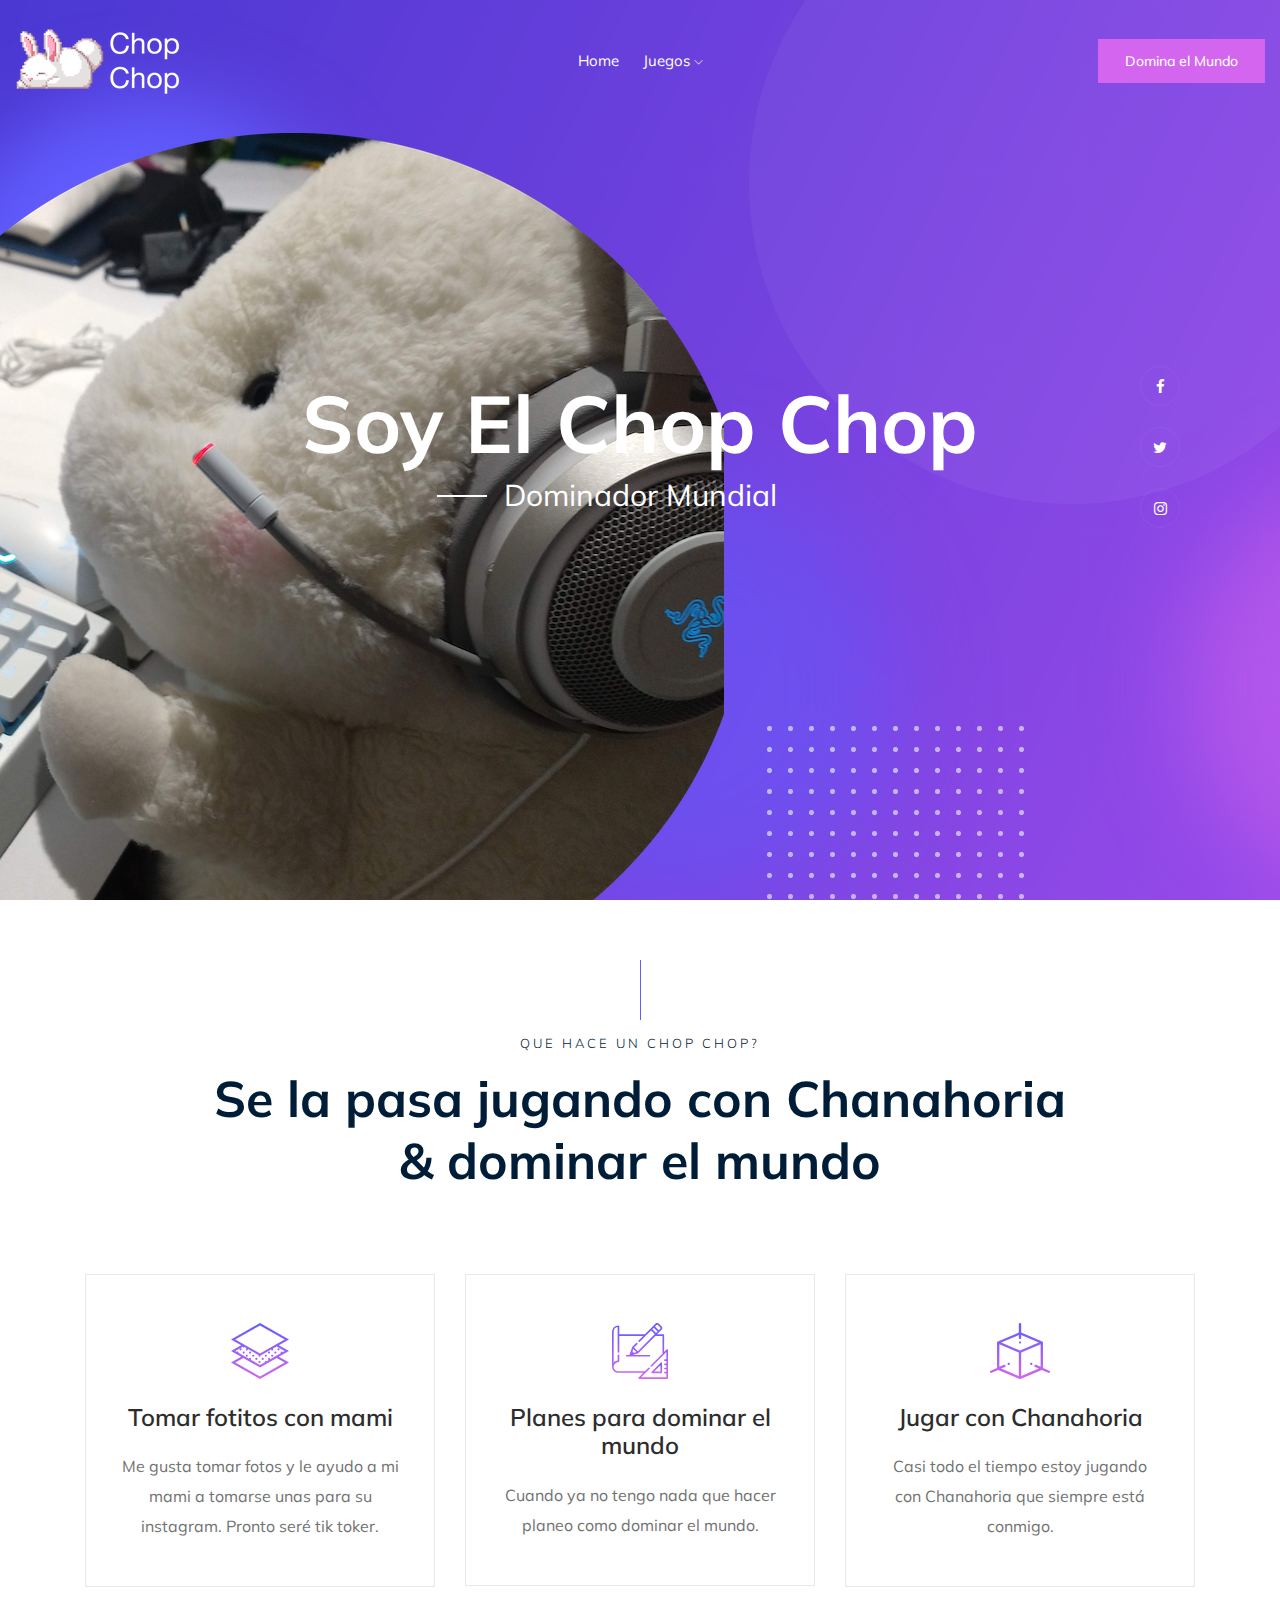
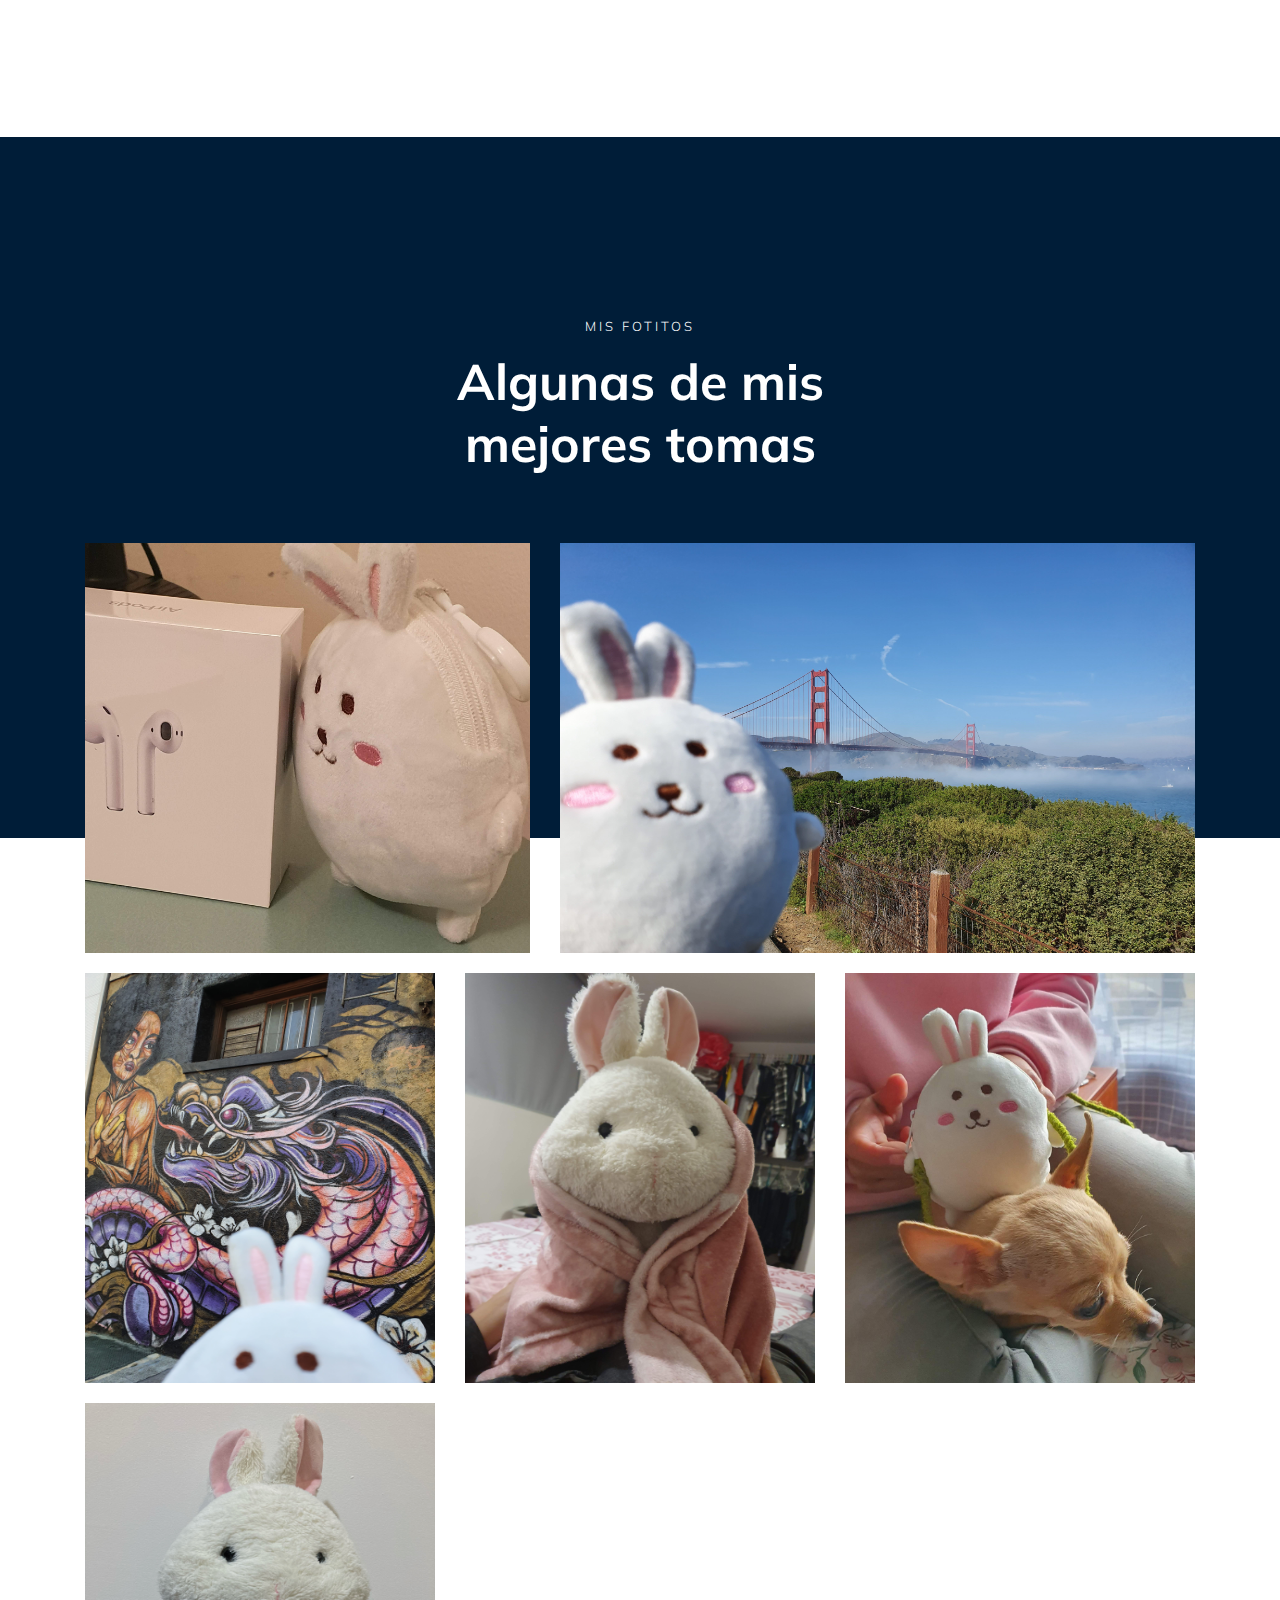
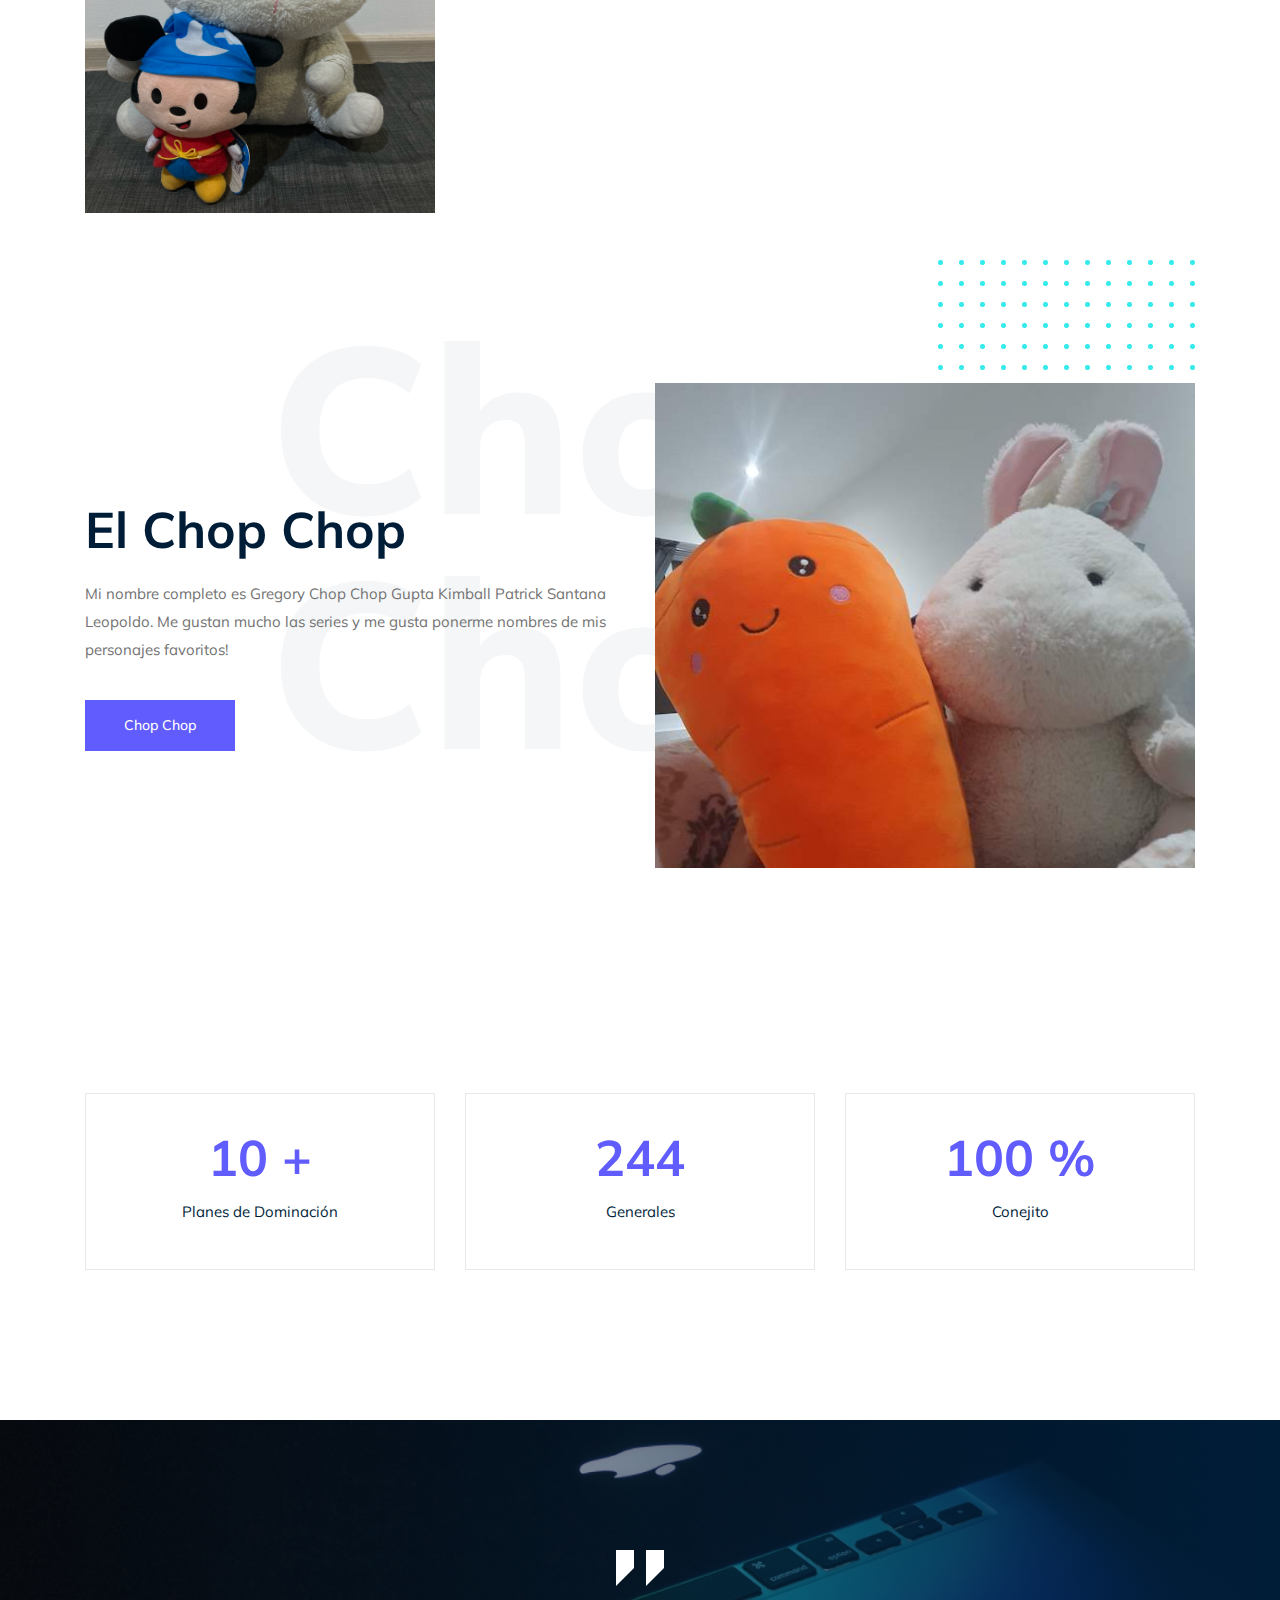
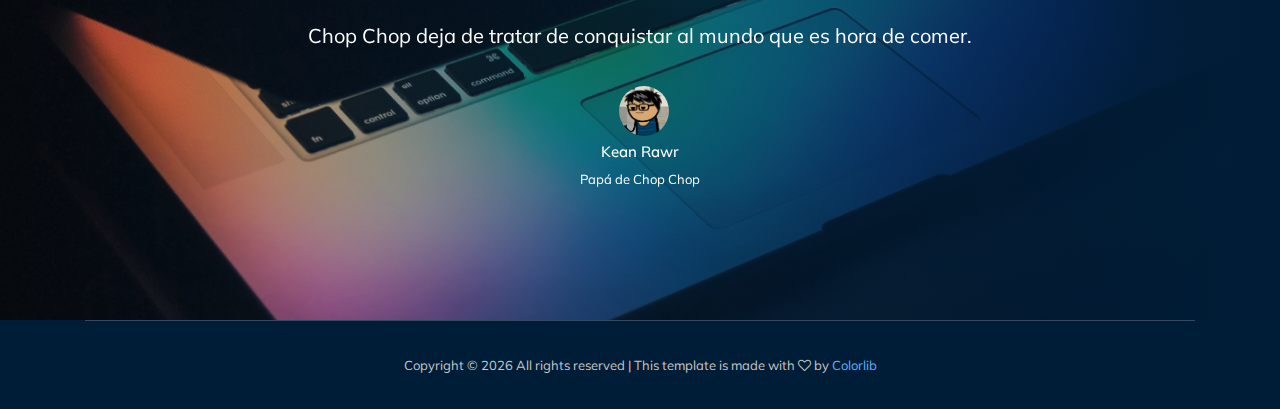
<file: index.html>
<!doctype html>
<html class="no-js" lang="zxx">

<head>
  <meta charset="utf-8">
  <meta http-equiv="x-ua-compatible" content="ie=edge">
  <title>Chop Chop</title>
	<link rel="icon" href="img/icon.png">
  <meta name="description" content="">
  <meta name="viewport" content="width=device-width, initial-scale=1">

  <!-- <link rel="manifest" href="site.webmanifest"> -->
  <!-- Place favicon.ico in the root directory -->

  <!-- CSS here -->
  <link rel="stylesheet" href="css/bootstrap.min.css">
  <link rel="stylesheet" href="css/owl.carousel.min.css">
  <link rel="stylesheet" href="css/magnific-popup.css">
  <link rel="stylesheet" href="css/font-awesome.min.css">
  <link rel="stylesheet" href="css/themify-icons.css">
  <link rel="stylesheet" href="css/nice-select.css">
  <link rel="stylesheet" href="css/flaticon.css">
  <link rel="stylesheet" href="css/gijgo.css">
  <link rel="stylesheet" href="css/animate.min.css">
  <link rel="stylesheet" href="css/slick.css">
  <link rel="stylesheet" href="css/slicknav.css">
  <link rel="stylesheet" href="css/style.css">
  <!-- <link rel="stylesheet" href="css/responsive.css"> -->
</head>

<body>
  <!--[if lte IE 9]>
            <p class="browserupgrade">You are using an <strong>outdated</strong> browser. Please <a href="https://browsehappy.com/">upgrade your browser</a> to improve your experience and security.</p>
        <![endif]-->

  <!-- header-start -->
  <header>
    <div class="header-area ">
      <div id="sticky-header" class="main-header-area">
        <div class="container-fluid">
          <div class="row align-items-center">
            <div class="col-xl-3 col-lg-2">
              <div class="logo">
                <a href="index.html">
                  <img src="img/logo.png" alt="">
                </a>
              </div>
            </div>
            <div class="col-xl-6 col-lg-7">
              <div class="main-menu  d-none d-lg-block">
                <nav>
                  <ul id="navigation">
                    <li><a class="active" href="index.html">home</a></li>
                    <li><a href="#">Juegos <i class="ti-angle-down"></i></a>
                      <ul class="submenu">
                        <li><a href="snake.html">Viborita</a></li>
                        <li><a href="space-invaders.html">Navecitas</a></li>
                        <li><a href="chop-chop.html">Conejito</a></li>
                      </ul>
                    </li>
                  </ul>
                </nav>
              </div>
            </div>
            <div class="col-xl-3 col-lg-3 d-none d-lg-block">
              <div class="Appointment">
                <div class="book_btn d-none d-lg-block">
                  <a href="#">Domina el Mundo</a>
                </div>
              </div>
            </div>
            <div class="col-12">
              <div class="mobile_menu d-block d-lg-none"></div>
            </div>
          </div>

        </div>
      </div>
    </div>
  </header>
  <!-- header-end -->

  <!-- slider_area_start -->
  <div class="slider_area">
    <div class="single_slider  d-flex align-items-center slider_bg_1">
      <div class="shap_pattern d-none d-lg-block">
        <img src="img/about/grid.png" alt="">
      </div>
      <div class="social_links">
        <ul>
          <li><a href="#"> <i class="fa fa-facebook"></i> </a></li>
          <li><a href="#"> <i class="fa fa-twitter"></i> </a></li>
          <li><a href="#"> <i class="fa fa-instagram"></i> </a></li>
        </ul>
      </div>
      <div class="container">
        <div class="row align-items-center">
          <div class="col-xl-12">
            <div class="slider_text text-center">
              <h3>
                Soy el Chop Chop
              </h3>
              <span>Dominador Mundial</span>
            </div>
          </div>
        </div>
      </div>
    </div>
  </div>
  <!-- slider_area_end -->

  <!-- service_area  -->
  <div class="service_area">
    <div class="container">
      <div class="row">
        <div class="col-xl-12">
          <div class="section_title text-center mb-65">
            <span>Que hace un Chop Chop?</span>
            <h3>Se la pasa jugando con Chanahoria <br>
              & dominar el mundo</h3>
          </div>
        </div>
      </div>
      <div class="row">
        <div class="col-xl-4 col-md-4">
          <div class="single_service text-center">
            <div class="icon">
              <img src="img/svg_icon/1.svg" alt="">
            </div>
            <h3>Tomar fotitos con mami</h3>
            <p>Me gusta tomar fotos y le ayudo a mi mami a tomarse unas para su instagram. Pronto seré tik
              toker.</p>
          </div>
        </div>
        <div class="col-xl-4 col-md-4">
          <div class="single_service text-center">
            <div class="icon">
              <img src="img/svg_icon/2.svg" alt="">
            </div>
            <h3>Planes para dominar el mundo</h3>
            <p>Cuando ya no tengo nada que hacer planeo como dominar el mundo.</p>
          </div>
        </div>
        <div class="col-xl-4 col-md-4">
          <div class="single_service text-center">
            <div class="icon">
              <img src="img/svg_icon/3.svg" alt="">
            </div>
            <h3>Jugar con Chanahoria</h3>
            <p>Casi todo el tiempo estoy jugando con Chanahoria que siempre está conmigo.</p>
          </div>
        </div>
      </div>
    </div>
  </div>
  <!--/ service_area  -->

  <!-- portfolio_area -->
  <div class="portfolio_area portfolio_bg_1">
    <div class="container">
      <div class="row">
        <div class="col-xl-12">
          <div class="section_title white_text text-center">
            <span>Mis Fotitos</span>
            <h3>Algunas de mis <br>
              mejores tomas</h3>
          </div>
        </div>
      </div>
    </div>
  </div>
  <!--/ portfolio_area -->

  <!-- portfolio_image_area  -->
  <div class="portfolio_image_area">
    <div class="container">
      <div class="row">
        <div class="col-xl-5 col-md-5">
          <div class="single_Portfolio">
            <div class="portfolio_thumb">
              <img src="img/portfolio/7.jpg" alt="">
            </div>
            <a href="img/portfolio/7.jpg" class="popup popup-image"></a>
            <div class="portfolio_hover">
              <div class="title">
                <h3>Chop Chop Portatil</h3>
              </div>
            </div>
          </div>
        </div>
        <div class="col-xl-7 col-md-7">
          <div class="single_Portfolio">
            <div class="portfolio_thumb">
              <img src="img/portfolio/2.jpg" alt="">
            </div>
            <a href="img/portfolio/2.jpg" class="popup popup-image"></a>
            <div class="portfolio_hover">
              <div class="title">
                <h3>Chop Chop en San Fransokio</h3>
              </div>
            </div>
          </div>
        </div>
        <div class="col-xl-4 col-md-6 col-lg-4">
          <div class="single_Portfolio">
            <div class="portfolio_thumb">
              <img src="img/portfolio/4.jpg" alt="">
            </div>
            <a href="img/portfolio/4.jpg" class="popup popup-image"></a>
            <div class="portfolio_hover">
              <div class="title">
                <h3>Escondido del Dragón</h3>
              </div>
            </div>
          </div>
        </div>
        <div class="col-xl-4 col-md-6 col-lg-4">
          <div class="single_Portfolio">
            <div class="portfolio_thumb">
              <img src="img/portfolio/6.jpg" alt="">
            </div>
            <a href="img/portfolio/6.jpg" class="popup popup-image"></a>
            <div class="portfolio_hover">
              <div class="title">
                <h3>Con Frío</h3>
              </div>
            </div>
          </div>
        </div>
        <div class="col-xl-4 col-md-12 col-lg-4">
          <div class="single_Portfolio">
            <div class="portfolio_thumb">
              <img src="img/portfolio/5.jpg" alt="">
            </div>
            <a href="img/portfolio/5.jpg" class="popup popup-image"></a>
            <div class="portfolio_hover">
              <div class="title">
                <h3>Montando un Kyo</h3>
              </div>
            </div>
          </div>
        </div>
        <div class="col-xl-4 col-md-12 col-lg-4">
          <div class="single_Portfolio">
            <div class="portfolio_thumb">
              <img src="img/portfolio/8.jpg" alt="">
            </div>
            <a href="img/portfolio/8.jpg" class="popup popup-image"></a>
            <div class="portfolio_hover">
              <div class="title">
                <h3>Con mi nuevo Mickey!</h3>
              </div>
            </div>
          </div>
        </div>
      </div>
    </div>
  </div>
  <!--/ portfolio_image_area  -->

  <!-- about_me  -->
  <div class="about_me">
    <div class="about_large_title d-none d-lg-block">
      Chop Chop
    </div>
    <div class="container">
      <div class="row align-items-center">
        <div class="col-xl-6 col-md-6">
          <div class="about_e_details">
            <h3>El Chop Chop</h3>
            <p>
              Mi nombre completo es Gregory Chop Chop Gupta Kimball Patrick Santana Leopoldo. Me gustan
              mucho las series y me gusta ponerme nombres de mis personajes favoritos!
            </p>
            <div class="download_cv">
              <a class="boxed-btn3" href="#">Chop Chop</a>
            </div>
          </div>
        </div>
        <div class="col-xl-6 col-md-6">
          <div class="about_img">
            <div class="color_pattern d-none d-lg-block">
              <img src="img/about/color_grid.png" alt="">
            </div>
            <div class="my_Pic">
              <img src="img/about/about.jpg" alt="">
            </div>
          </div>
        </div>
      </div>
    </div>
  </div>
  <!--/ about_me  -->

  <div class="counter_area">
    <div class="container">
      <div class="row">
        <div class="col-xl-4 col-md-4">
          <div class="single_counter text-center">
            <h3>
              <span class="counter">10 </span><span>+</span>
            </h3>
            <p>Planes de Dominación</p>
          </div>
        </div>
        <div class="col-xl-4 col-md-4">
          <div class="single_counter text-center">
            <h3>
              <span class="counter">244 </span>
            </h3>
            <p>Generales</p>
          </div>
        </div>
        <div class="col-xl-4 col-md-4">
          <div class="single_counter text-center">
            <h3>
              <span class="counter">100 </span> <span>%</span>
            </h3>
            <p>Conejito</p>
          </div>
        </div>
      </div>
    </div>
  </div>
  <!-- testimonial_area  -->
  <div class="testimonial_area ">
    <div class="container">
      <div class="row">
        <div class="col-xl-12">
          <div class="testmonial_active owl-carousel">
            <div class="single_carousel">
              <div class="single_testmonial text-center">
                <div class="quote">
                  <img src="img/testmonial/quote.svg" alt="">
                </div>
                <p>Chop Chop deja de tratar de conquistar al mundo que es hora de comer. </p>
                <div class="testmonial_author">
                  <div class="thumb">
                    <img src="img/testmonial/kean.png" height="50px" alt="" style="border-radius: 50%;">
                  </div>
                  <h3>Kean Rawr</h3>
                  <span>Papá de Chop Chop</span>
                </div>
              </div>
            </div>

            <div class="single_carousel">
              <div class="single_testmonial text-center">
                <div class="quote">
                  <img src="img/testmonial/quote.svg" alt="">
                </div>
                <p>Rawr Rawr Rawr Rawr Rawr Rawr. Rawr Rawr Rawr Rawr. Rawr Rawr Rawr Rawr. </p>
                <div class="testmonial_author">
                  <div class="thumb">
                    <img src="img/testmonial/IMG_1724.jpeg" height="50px" alt="" style="border-radius: 50%;">
                  </div>
                  <h3>Norberto</h3>
                  <span>Carnal del Chop Chop</span>
                </div>
              </div>
            </div>
          </div>
        </div>
      </div>
    </div>
  </div>
  <!-- /testimonial_area  -->

  <!-- footer start -->
  <footer class="footer">
    <div class="copy-right_text">
      <div class="container">
        <div class="footer_border"></div>
        <div class="row">
          <div class="col-xl-12">
            <p class="copy_right text-center">
              <!-- Link back to Colorlib can't be removed. Template is licensed under CC BY 3.0. -->
              Copyright &copy;
              <script>document.write(new Date().getFullYear());</script> All rights reserved | This
              template is made with <i class="fa fa-heart-o" aria-hidden="true"></i> by <a href="https://colorlib.com"
                target="_blank">Colorlib</a>
              <!-- Link back to Colorlib can't be removed. Template is licensed under CC BY 3.0. -->
            </p>
          </div>
        </div>
      </div>
    </div>
  </footer>
  <!--/ footer end  -->

  <!-- JS here -->
  <script src="js/vendor/modernizr-3.5.0.min.js"></script>
  <script src="js/vendor/jquery-1.12.4.min.js"></script>
  <script src="js/popper.min.js"></script>
  <script src="js/bootstrap.min.js"></script>
  <script src="js/owl.carousel.min.js"></script>
  <script src="js/isotope.pkgd.min.js"></script>
  <script src="js/ajax-form.js"></script>
  <script src="js/waypoints.min.js"></script>
  <script src="js/jquery.counterup.min.js"></script>
  <script src="js/imagesloaded.pkgd.min.js"></script>
  <script src="js/scrollIt.js"></script>
  <script src="js/jquery.scrollUp.min.js"></script>
  <script src="js/wow.min.js"></script>
  <script src="js/nice-select.min.js"></script>
  <script src="js/jquery.slicknav.min.js"></script>
  <script src="js/jquery.magnific-popup.min.js"></script>
  <script src="js/plugins.js"></script>
  <script src="js/gijgo.min.js"></script>

  <!--contact js-->
  <script src="js/contact.js"></script>
  <script src="js/jquery.ajaxchimp.min.js"></script>
  <script src="js/jquery.form.js"></script>
  <script src="js/jquery.validate.min.js"></script>
  <script src="js/mail-script.js"></script>

  <script src="js/main.js"></script>
</body>

</html>
</file>
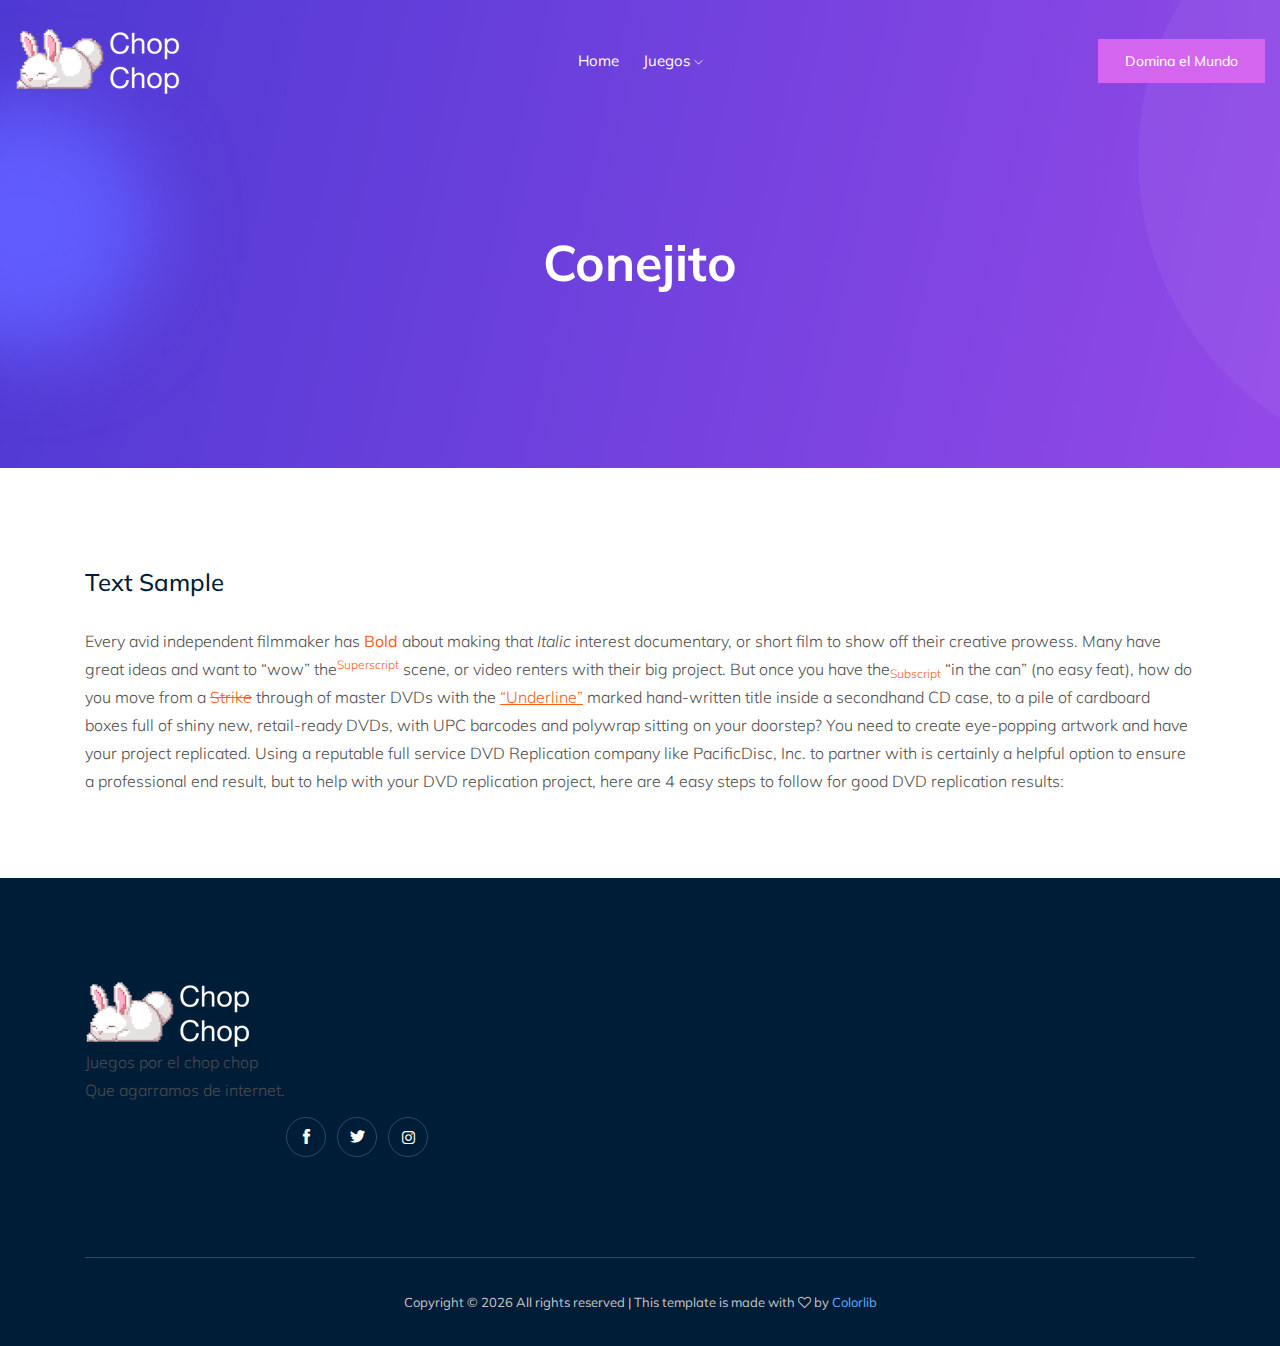
<file: chop-chop.html>
<!doctype html>
<html class="no-js" lang="zxx">

<head>
	<meta charset="utf-8">
	<meta http-equiv="x-ua-compatible" content="ie=edge">
	<title>Chop Chop</title>
	<link rel="icon" href="img/icon.png">
	<meta name="description" content="">
	<meta name="viewport" content="width=device-width, initial-scale=1">

	<!-- <link rel="manifest" href="site.webmanifest"> -->
	<!-- Place favicon.ico in the root directory -->

	<!-- CSS here -->
	<link rel="stylesheet" href="css/bootstrap.min.css">
	<link rel="stylesheet" href="css/owl.carousel.min.css">
	<link rel="stylesheet" href="css/magnific-popup.css">
	<link rel="stylesheet" href="css/font-awesome.min.css">
	<link rel="stylesheet" href="css/themify-icons.css">
	<link rel="stylesheet" href="css/nice-select.css">
	<link rel="stylesheet" href="css/flaticon.css">
	<link rel="stylesheet" href="css/gijgo.css">
	<link rel="stylesheet" href="css/animate.min.css">
	<link rel="stylesheet" href="css/slicknav.css">
	<link rel="stylesheet" href="css/style.css">
	<!-- <link rel="stylesheet" href="css/responsive.css"> -->
</head>

<body>
	<!--[if lte IE 9]>
            <p class="browserupgrade">You are using an <strong>outdated</strong> browser. Please <a href="https://browsehappy.com/">upgrade your browser</a> to improve your experience and security.</p>
        <![endif]-->

	<!-- header-start -->
	<header>
		<div class="header-area ">
			<div id="sticky-header" class="main-header-area">
				<div class="container-fluid">
					<div class="row align-items-center">
						<div class="col-xl-3 col-lg-2">
							<div class="logo">
								<a href="index.html">
									<img src="img/logo.png" alt="">
								</a>
							</div>
						</div>
						<div class="col-xl-6 col-lg-7">
							<div class="main-menu  d-none d-lg-block">
								<nav>
									<ul id="navigation">
										<li><a class="active" href="index.html">home</a></li>
										<li><a href="#">Juegos <i class="ti-angle-down"></i></a>
											<ul class="submenu">
												<li><a href="snake.html">Viborita</a></li>
												<li><a href="space-invaders.html">Navecitas</a></li>
												<li><a href="chop-chop.html">Conejito</a></li>
											</ul>
										</li>
									</ul>
								</nav>
							</div>
						</div>
						<div class="col-xl-3 col-lg-3 d-none d-lg-block">
							<div class="Appointment">
								<div class="book_btn d-none d-lg-block">
									<a href="#">Domina el Mundo</a>
								</div>
							</div>
						</div>
						<div class="col-12">
							<div class="mobile_menu d-block d-lg-none"></div>
						</div>
					</div>

				</div>
			</div>
		</div>
	</header>
	<!-- header-end -->

	<!-- bradcam_area  -->
	<div class="bradcam_area bradcam_bg_1">
		<div class="container">
			<div class="row">
				<div class="col-xl-12">
					<div class="bradcam_text text-center">
						<h3>Conejito</h3>
					</div>
				</div>
			</div>
		</div>
	</div>
	<!-- /bradcam_area  -->

	<!-- Start Sample Area -->
	<section class="sample-text-area">
		<div class="container box_1170">
			<h3 class="text-heading">Text Sample</h3>
			<p class="sample-text">
				Every avid independent filmmaker has <b>Bold</b> about making that <i>Italic</i> interest documentary,
				or short
				film to show off their creative prowess. Many have great ideas and want to “wow”
				the<sup>Superscript</sup> scene,
				or video renters with their big project. But once you have the<sub>Subscript</sub> “in the can” (no easy
				feat), how
				do you move from a <del>Strike</del> through of master DVDs with the <u>“Underline”</u> marked
				hand-written title
				inside a secondhand CD case, to a pile of cardboard boxes full of shiny new, retail-ready DVDs, with UPC
				barcodes
				and polywrap sitting on your doorstep? You need to create eye-popping artwork and have your project
				replicated.
				Using a reputable full service DVD Replication company like PacificDisc, Inc. to partner with is
				certainly a
				helpful option to ensure a professional end result, but to help with your DVD replication project, here
				are 4 easy
				steps to follow for good DVD replication results:

			</p>
		</div>
	</section>
	<!-- End Sample Area -->

	<!-- footer start -->
	<footer class="footer">
		<div class="footer_top">
			<div class="container">
				<div class="row align-items-center">
					<div class="col-xl-4 col-md-6 col-lg-4">
						<div class="footer_widget">
							<div class="footer_logo">
								<a href="#">
									<img src="img/logo.png" alt="">
								</a>
							</div>
							<p>
								Juegos por el chop chop <br>
								Que agarramos de internet.
							</p>
							<div class="socail_links">
								<ul>
									<li>
										<a href="#">
											<i class="ti-facebook"></i>
										</a>
									</li>
									<li>
										<a href="#">
											<i class="ti-twitter-alt"></i>
										</a>
									</li>
									<li>
										<a href="#">
											<i class="fa fa-instagram"></i>
										</a>
									</li>
								</ul>
							</div>
						</div>
					</div>
				</div>
			</div>
		</div>
		<div class="copy-right_text">
			<div class="container">
				<div class="footer_border"></div>
				<div class="row">
					<div class="col-xl-12">
						<p class="copy_right text-center">
							<!-- Link back to Colorlib can't be removed. Template is licensed under CC BY 3.0. -->
							Copyright &copy;
							<script>document.write(new Date().getFullYear());</script> All rights reserved | This template is made
							with <i class="fa fa-heart-o" aria-hidden="true"></i> by <a href="https://colorlib.com"
								target="_blank">Colorlib</a>
							<!-- Link back to Colorlib can't be removed. Template is licensed under CC BY 3.0. -->
						</p>
					</div>
				</div>
			</div>
		</div>
	</footer>
	<!--/ footer end  -->

	<!-- JS here -->
	<script src="js/vendor/modernizr-3.5.0.min.js"></script>
	<script src="js/vendor/jquery-1.12.4.min.js"></script>
	<script src="js/popper.min.js"></script>
	<script src="js/bootstrap.min.js"></script>
	<script src="js/owl.carousel.min.js"></script>
	<script src="js/isotope.pkgd.min.js"></script>
	<script src="js/ajax-form.js"></script>
	<script src="js/waypoints.min.js"></script>
	<script src="js/jquery.counterup.min.js"></script>
	<script src="js/imagesloaded.pkgd.min.js"></script>
	<script src="js/scrollIt.js"></script>
	<script src="js/jquery.scrollUp.min.js"></script>
	<script src="js/wow.min.js"></script>
	<script src="js/nice-select.min.js"></script>
	<script src="js/jquery.slicknav.min.js"></script>
	<script src="js/jquery.magnific-popup.min.js"></script>
	<script src="js/plugins.js"></script>
	<script src="js/gijgo.min.js"></script>

	<!--contact js-->
	<script src="js/contact.js"></script>
	<script src="js/jquery.ajaxchimp.min.js"></script>
	<script src="js/jquery.form.js"></script>
	<script src="js/jquery.validate.min.js"></script>
	<script src="js/mail-script.js"></script>

	<script src="js/main.js"></script>
	<script>
		$('#datepicker').datepicker({
			iconsLibrary: 'fontawesome',
			icons: {
				rightIcon: '<span class="fa fa-caret-down"></span>'
			}
		});
		$('#datepicker2').datepicker({
			iconsLibrary: 'fontawesome',
			icons: {
				rightIcon: '<span class="fa fa-caret-down"></span>'
			}

		});
	</script>
</body>

</html>
</file>
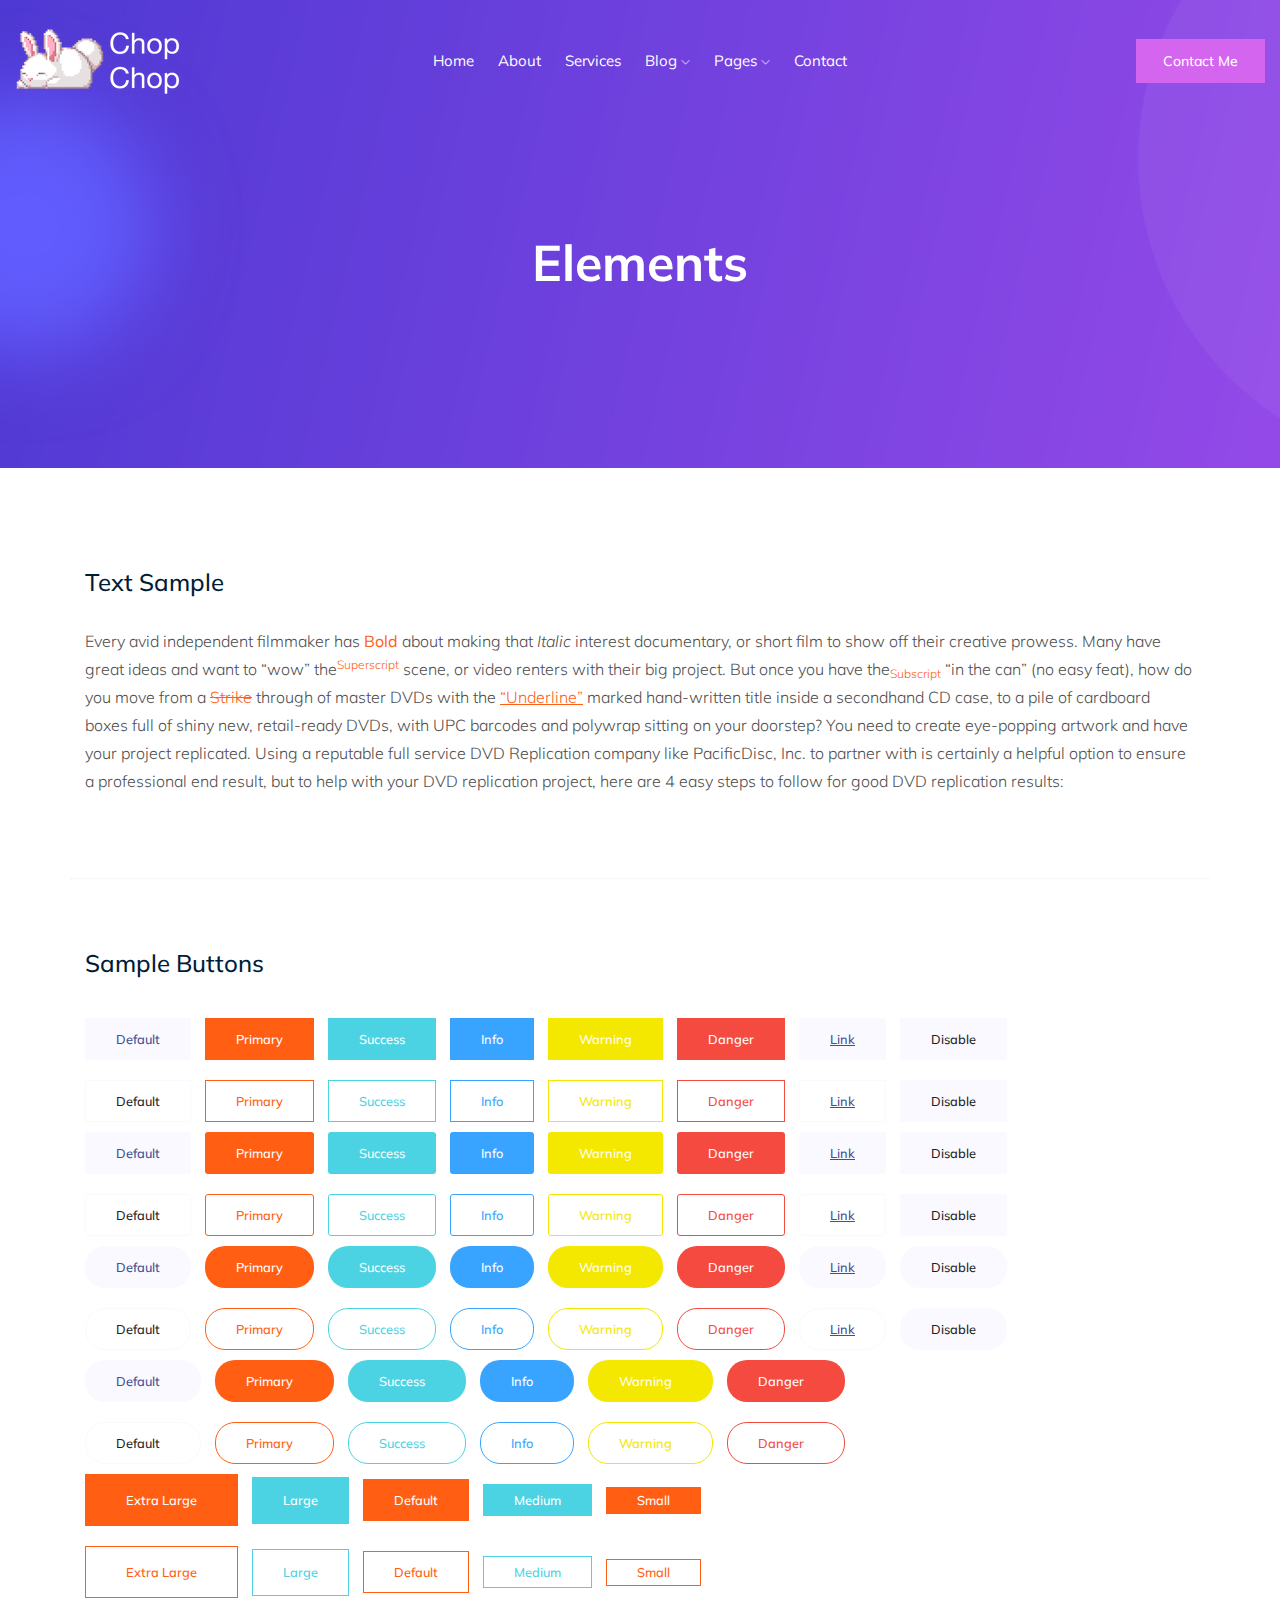
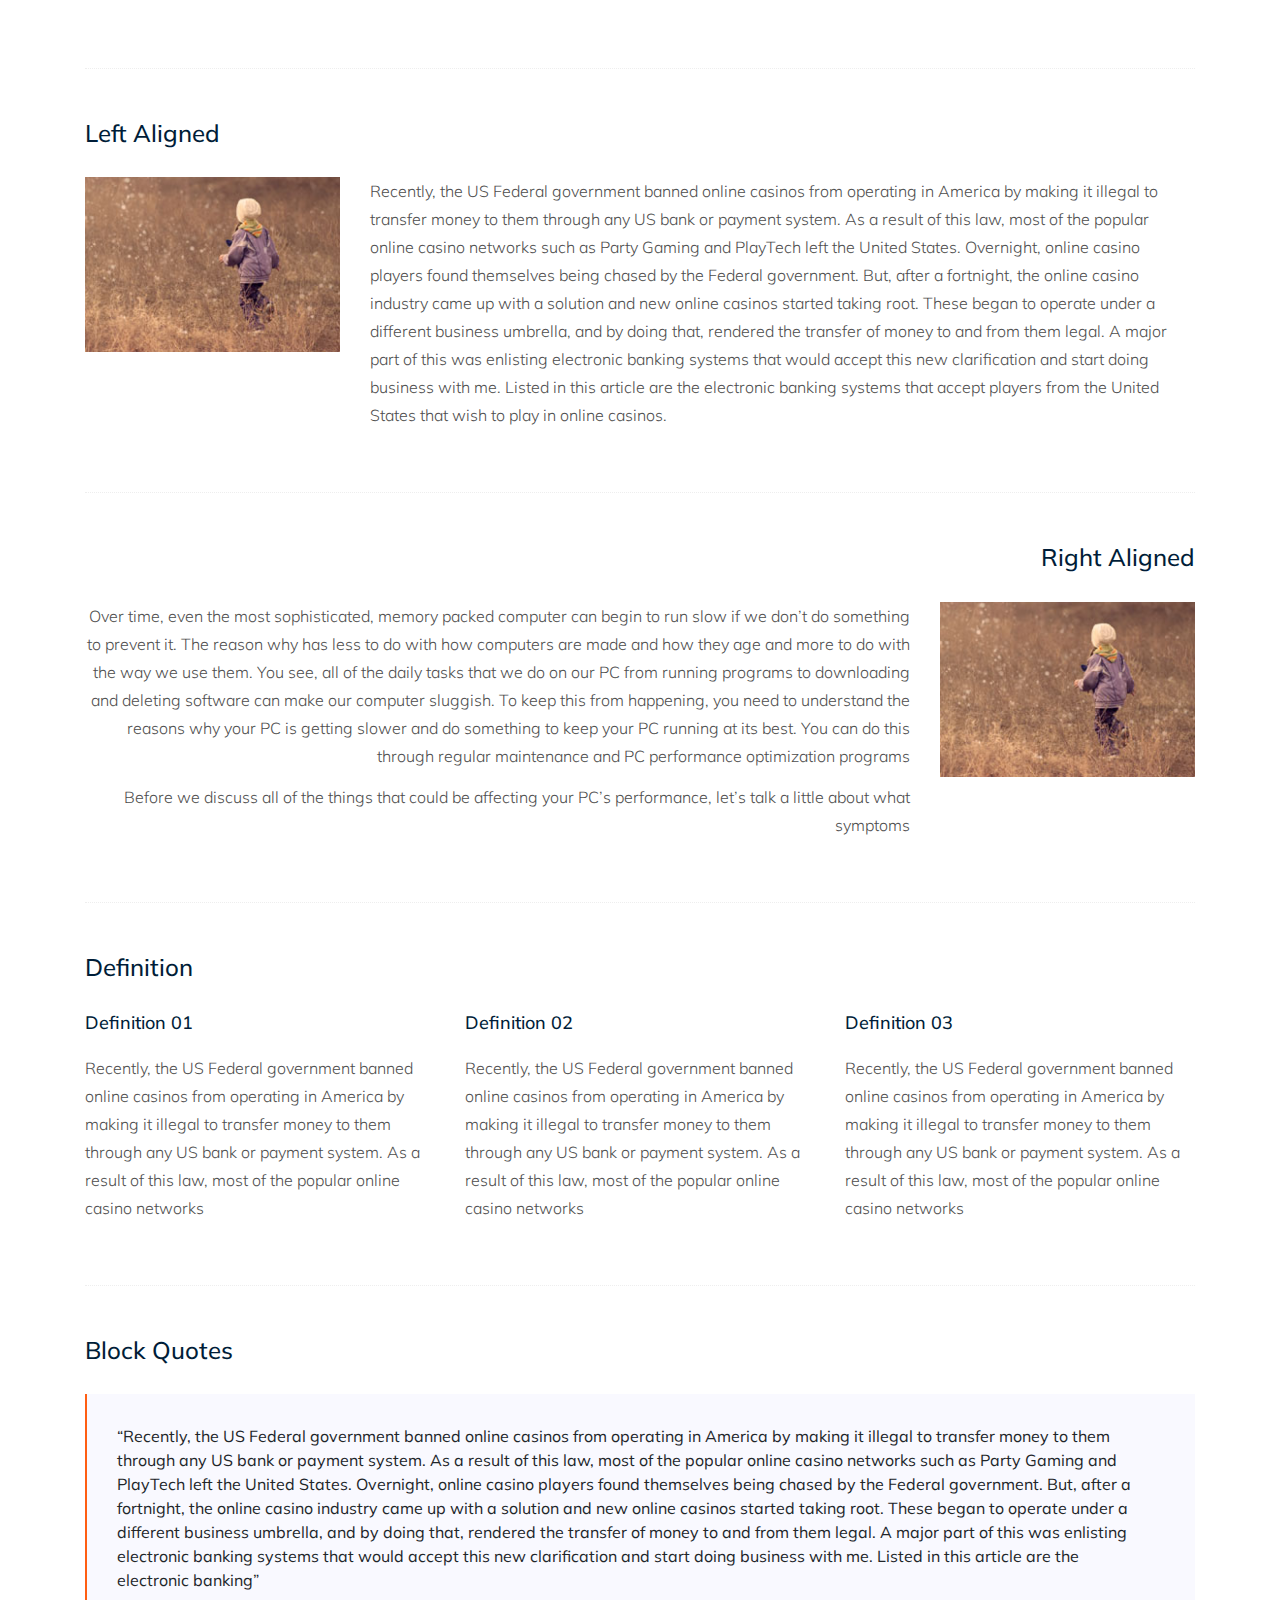
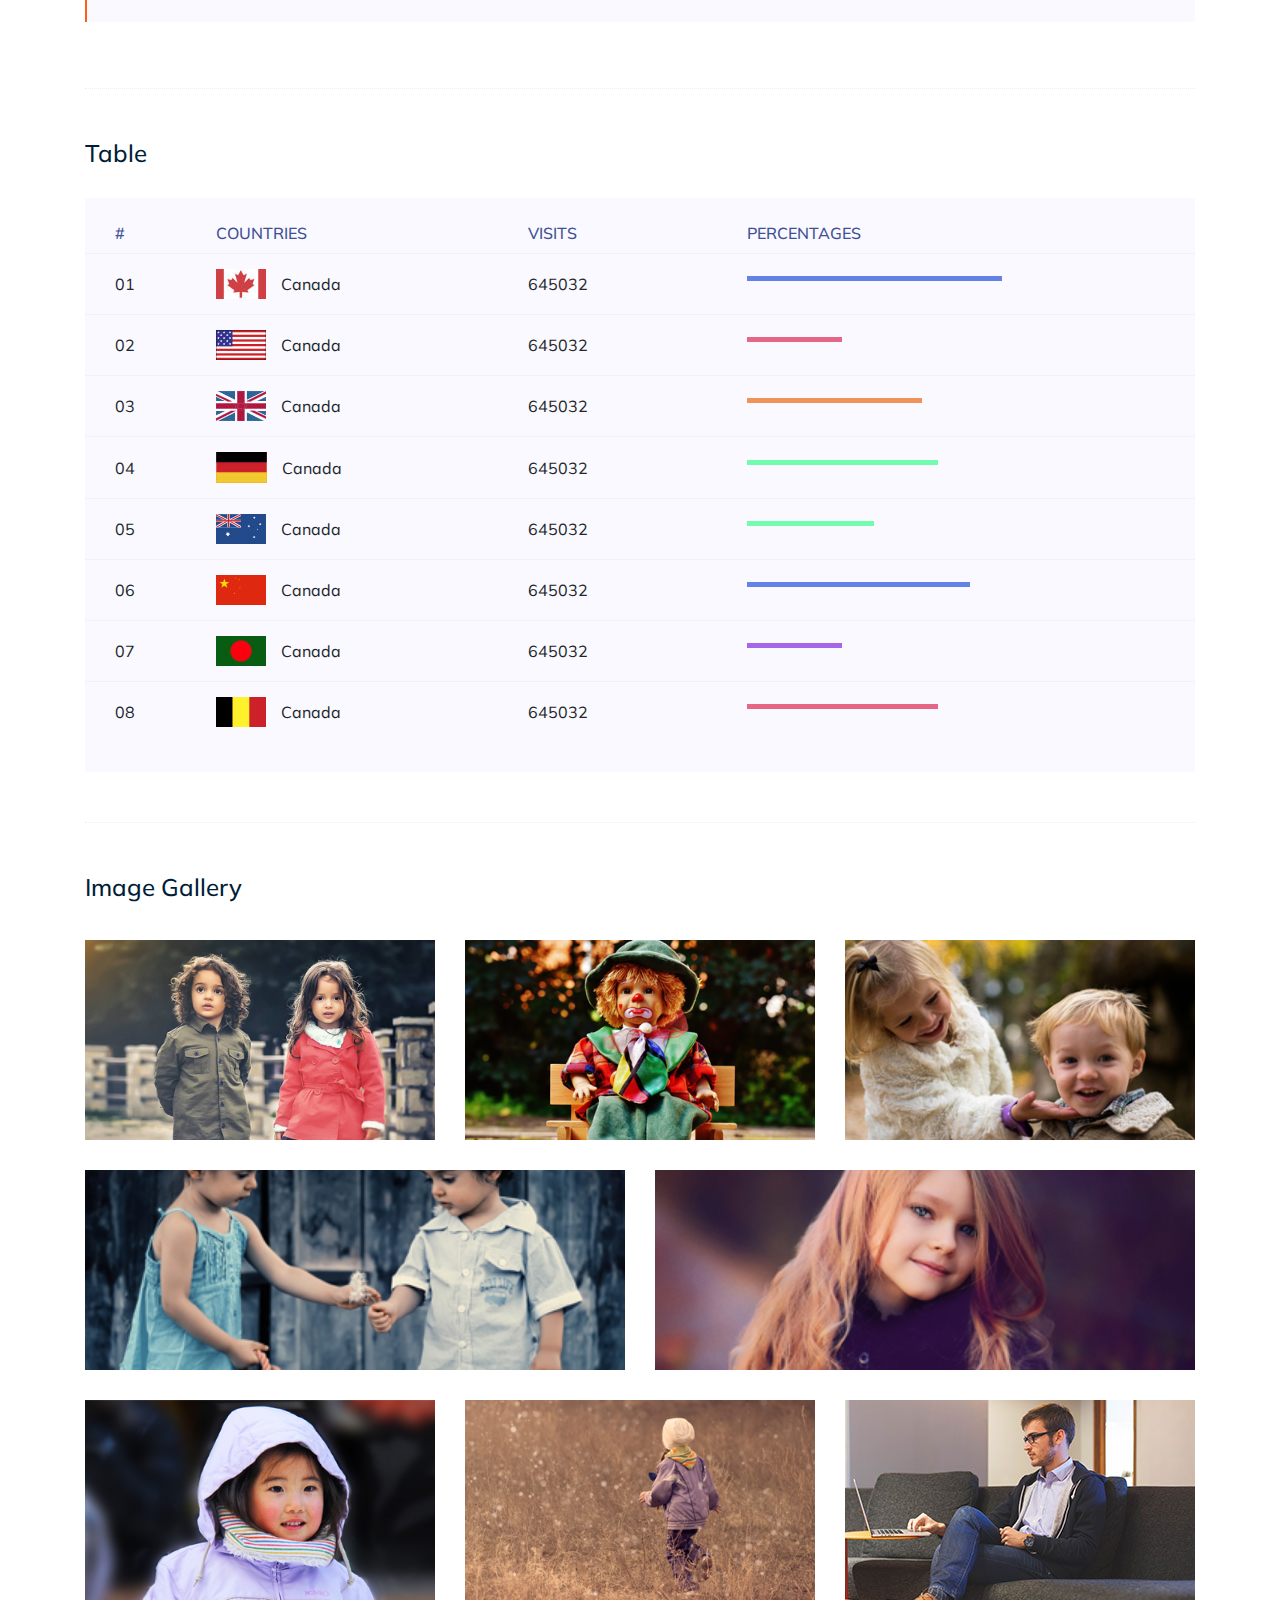
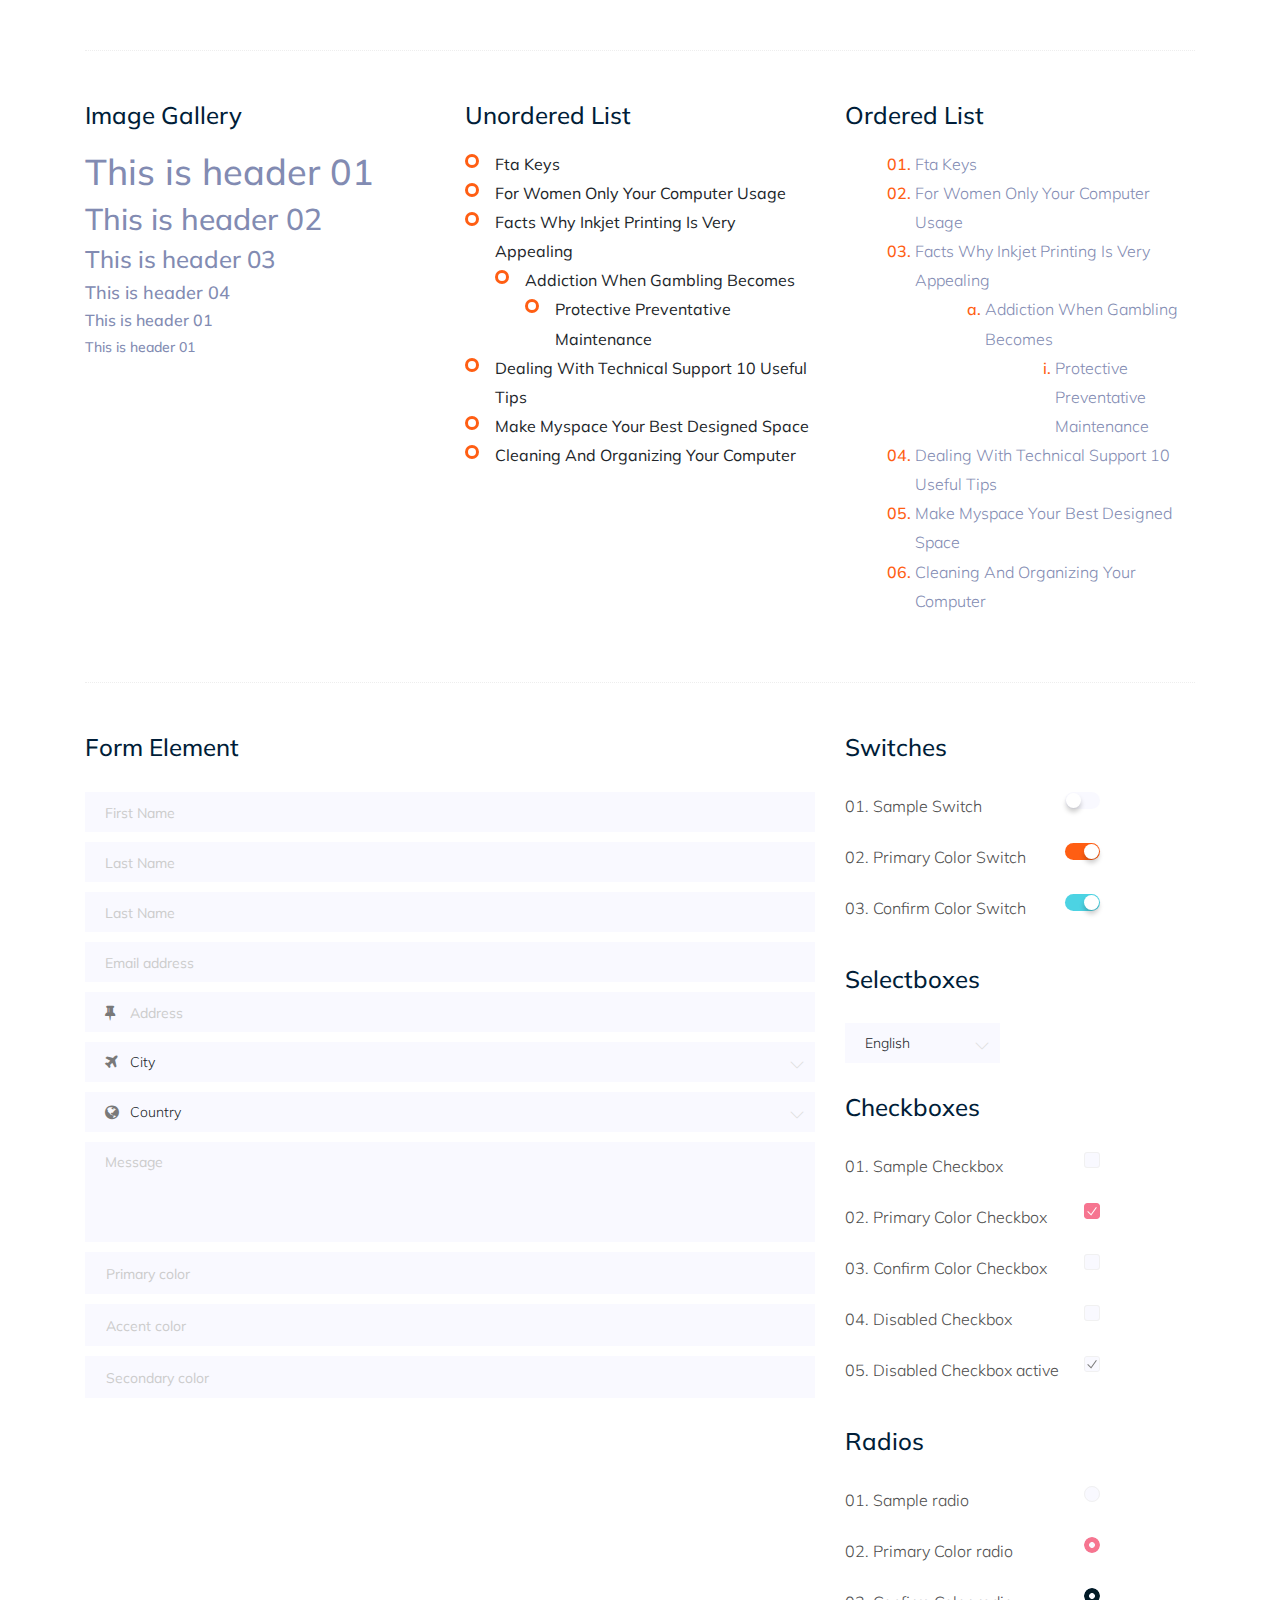
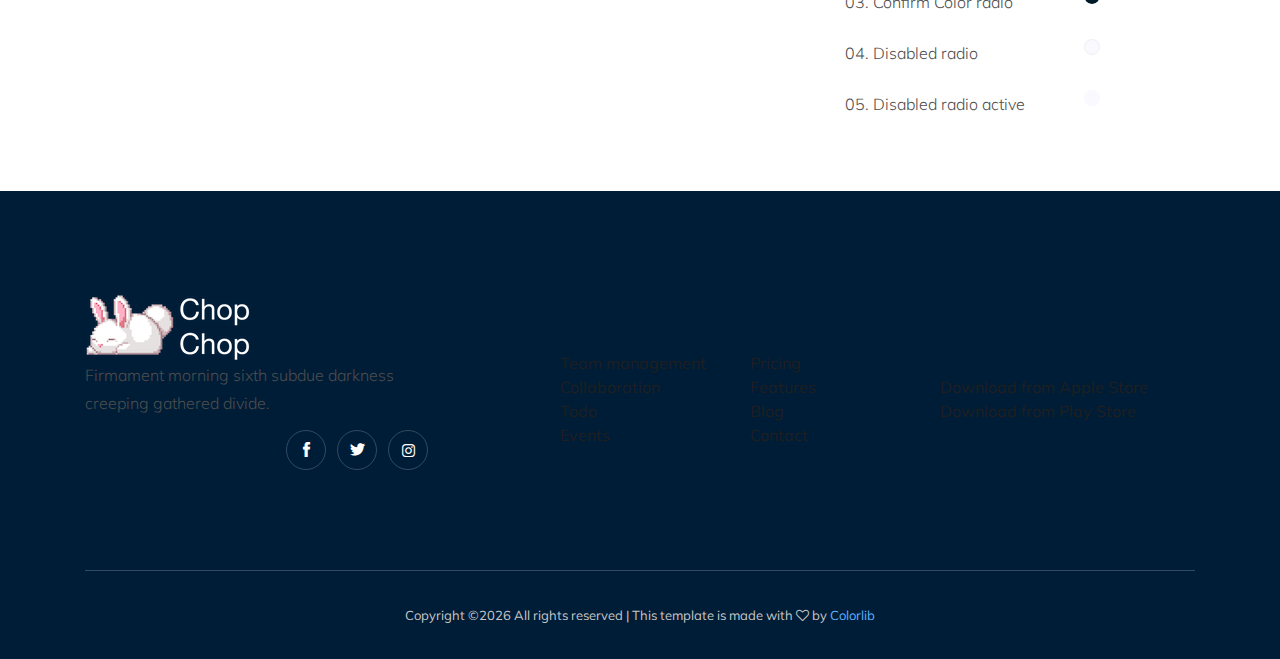
<file: elements.html>
<!doctype html>
<html class="no-js" lang="zxx">

<head>
	<meta charset="utf-8">
	<meta http-equiv="x-ua-compatible" content="ie=edge">
	<title>Chop Chop</title>
	<link rel="icon" href="img/icon.png">
	<meta name="description" content="">
	<meta name="viewport" content="width=device-width, initial-scale=1">

	<!-- <link rel="manifest" href="site.webmanifest"> -->
	<!-- Place favicon.ico in the root directory -->

	<!-- CSS here -->
	<link rel="stylesheet" href="css/bootstrap.min.css">
	<link rel="stylesheet" href="css/owl.carousel.min.css">
	<link rel="stylesheet" href="css/magnific-popup.css">
	<link rel="stylesheet" href="css/font-awesome.min.css">
	<link rel="stylesheet" href="css/themify-icons.css">
	<link rel="stylesheet" href="css/nice-select.css">
	<link rel="stylesheet" href="css/flaticon.css">
	<link rel="stylesheet" href="css/gijgo.css">
	<link rel="stylesheet" href="css/animate.min.css">
	<link rel="stylesheet" href="css/slicknav.css">
	<link rel="stylesheet" href="css/style.css">
	<!-- <link rel="stylesheet" href="css/responsive.css"> -->
</head>

<body>
	<!--[if lte IE 9]>
            <p class="browserupgrade">You are using an <strong>outdated</strong> browser. Please <a href="https://browsehappy.com/">upgrade your browser</a> to improve your experience and security.</p>
        <![endif]-->

    <!-- header-start -->
    <header>
			<div class="header-area ">
				<div id="sticky-header" class="main-header-area">
					<div class="container-fluid">
						<div class="row align-items-center">
							<div class="col-xl-3 col-lg-2">
								<div class="logo">
									<a href="index.html">
										<img src="img/logo.png" alt="">
									</a>
								</div>
							</div>
							<div class="col-xl-6 col-lg-7">
								<div class="main-menu  d-none d-lg-block">
									<nav>
										<ul id="navigation">
											<li><a class="active" href="index.html">home</a></li>
											<li><a href="about.html">About</a></li>
											<li><a href="services.html">Services</a></li>
											<li><a href="#">blog <i class="ti-angle-down"></i></a>
												<ul class="submenu">
													<li><a href="blog.html">blog</a></li>
													<li><a href="single-blog.html">single-blog</a></li>
												</ul>
											</li>
											<li><a href="#">pages <i class="ti-angle-down"></i></a>
												<ul class="submenu">
													 <li><a href="elements.html">elements</a></li>
												</ul>
											</li>
											<li><a href="contact.html">Contact</a></li>
										</ul>
									</nav>
								</div>
							</div>
							<div class="col-xl-3 col-lg-3 d-none d-lg-block">
								<div class="Appointment">
									<div class="book_btn d-none d-lg-block">
										<a  href="#">Contact Me</a>
									</div>
								</div>
							</div>
							<div class="col-12">
								<div class="mobile_menu d-block d-lg-none"></div>
							</div>
						</div>
	
					</div>
				</div>
			</div>
		</header>
		<!-- header-end -->
	
		<!-- bradcam_area  -->
		<div class="bradcam_area bradcam_bg_1">
			<div class="container">
				<div class="row">
					<div class="col-xl-12">
						<div class="bradcam_text text-center">
							<h3>Elements</h3>
						</div>
					</div>
				</div>
			</div>
		</div>
		<!-- /bradcam_area  -->

	<!-- Start Sample Area -->
	<section class="sample-text-area">
		<div class="container box_1170">
			<h3 class="text-heading">Text Sample</h3>
			<p class="sample-text">
				Every avid independent filmmaker has <b>Bold</b> about making that <i>Italic</i> interest documentary,
				or short
				film to show off their creative prowess. Many have great ideas and want to “wow”
				the<sup>Superscript</sup> scene,
				or video renters with their big project. But once you have the<sub>Subscript</sub> “in the can” (no easy
				feat), how
				do you move from a <del>Strike</del> through of master DVDs with the <u>“Underline”</u> marked
				hand-written title
				inside a secondhand CD case, to a pile of cardboard boxes full of shiny new, retail-ready DVDs, with UPC
				barcodes
				and polywrap sitting on your doorstep? You need to create eye-popping artwork and have your project
				replicated.
				Using a reputable full service DVD Replication company like PacificDisc, Inc. to partner with is
				certainly a
				helpful option to ensure a professional end result, but to help with your DVD replication project, here
				are 4 easy
				steps to follow for good DVD replication results:

			</p>
		</div>
	</section>
	<!-- End Sample Area -->

	<!-- Start Button -->
	<section class="button-area">
		<div class="container box_1170 border-top-generic">
			<h3 class="text-heading">Sample Buttons</h3>
			<div class="button-group-area">
				<a href="#" class="genric-btn default">Default</a>
				<a href="#" class="genric-btn primary">Primary</a>
				<a href="#" class="genric-btn success">Success</a>
				<a href="#" class="genric-btn info">Info</a>
				<a href="#" class="genric-btn warning">Warning</a>
				<a href="#" class="genric-btn danger">Danger</a>
				<a href="#" class="genric-btn link">Link</a>
				<a href="#" class="genric-btn disable">Disable</a>
			</div>
			<div class="button-group-area mt-10">
				<a href="#" class="genric-btn default-border">Default</a>
				<a href="#" class="genric-btn primary-border">Primary</a>
				<a href="#" class="genric-btn success-border">Success</a>
				<a href="#" class="genric-btn info-border">Info</a>
				<a href="#" class="genric-btn warning-border">Warning</a>
				<a href="#" class="genric-btn danger-border">Danger</a>
				<a href="#" class="genric-btn link-border">Link</a>
				<a href="#" class="genric-btn disable">Disable</a>
			</div>
			<div class="button-group-area mt-40">
				<a href="#" class="genric-btn default radius">Default</a>
				<a href="#" class="genric-btn primary radius">Primary</a>
				<a href="#" class="genric-btn success radius">Success</a>
				<a href="#" class="genric-btn info radius">Info</a>
				<a href="#" class="genric-btn warning radius">Warning</a>
				<a href="#" class="genric-btn danger radius">Danger</a>
				<a href="#" class="genric-btn link radius">Link</a>
				<a href="#" class="genric-btn disable radius">Disable</a>
			</div>
			<div class="button-group-area mt-10">
				<a href="#" class="genric-btn default-border radius">Default</a>
				<a href="#" class="genric-btn primary-border radius">Primary</a>
				<a href="#" class="genric-btn success-border radius">Success</a>
				<a href="#" class="genric-btn info-border radius">Info</a>
				<a href="#" class="genric-btn warning-border radius">Warning</a>
				<a href="#" class="genric-btn danger-border radius">Danger</a>
				<a href="#" class="genric-btn link-border radius">Link</a>
				<a href="#" class="genric-btn disable radius">Disable</a>
			</div>
			<div class="button-group-area mt-40">
				<a href="#" class="genric-btn default circle">Default</a>
				<a href="#" class="genric-btn primary circle">Primary</a>
				<a href="#" class="genric-btn success circle">Success</a>
				<a href="#" class="genric-btn info circle">Info</a>
				<a href="#" class="genric-btn warning circle">Warning</a>
				<a href="#" class="genric-btn danger circle">Danger</a>
				<a href="#" class="genric-btn link circle">Link</a>
				<a href="#" class="genric-btn disable circle">Disable</a>
			</div>
			<div class="button-group-area mt-10">
				<a href="#" class="genric-btn default-border circle">Default</a>
				<a href="#" class="genric-btn primary-border circle">Primary</a>
				<a href="#" class="genric-btn success-border circle">Success</a>
				<a href="#" class="genric-btn info-border circle">Info</a>
				<a href="#" class="genric-btn warning-border circle">Warning</a>
				<a href="#" class="genric-btn danger-border circle">Danger</a>
				<a href="#" class="genric-btn link-border circle">Link</a>
				<a href="#" class="genric-btn disable circle">Disable</a>
			</div>
			<div class="button-group-area mt-40">
				<a href="#" class="genric-btn default circle arrow">Default<span class="lnr lnr-arrow-right"></span></a>
				<a href="#" class="genric-btn primary circle arrow">Primary<span class="lnr lnr-arrow-right"></span></a>
				<a href="#" class="genric-btn success circle arrow">Success<span class="lnr lnr-arrow-right"></span></a>
				<a href="#" class="genric-btn info circle arrow">Info<span class="lnr lnr-arrow-right"></span></a>
				<a href="#" class="genric-btn warning circle arrow">Warning<span class="lnr lnr-arrow-right"></span></a>
				<a href="#" class="genric-btn danger circle arrow">Danger<span class="lnr lnr-arrow-right"></span></a>
			</div>
			<div class="button-group-area mt-10">
				<a href="#" class="genric-btn default-border circle arrow">Default<span
						class="lnr lnr-arrow-right"></span></a>
				<a href="#" class="genric-btn primary-border circle arrow">Primary<span
						class="lnr lnr-arrow-right"></span></a>
				<a href="#" class="genric-btn success-border circle arrow">Success<span
						class="lnr lnr-arrow-right"></span></a>
				<a href="#" class="genric-btn info-border circle arrow">Info<span
						class="lnr lnr-arrow-right"></span></a>
				<a href="#" class="genric-btn warning-border circle arrow">Warning<span
						class="lnr lnr-arrow-right"></span></a>
				<a href="#" class="genric-btn danger-border circle arrow">Danger<span
						class="lnr lnr-arrow-right"></span></a>
			</div>
			<div class="button-group-area mt-40">
				<a href="#" class="genric-btn primary e-large">Extra Large</a>
				<a href="#" class="genric-btn success large">Large</a>
				<a href="#" class="genric-btn primary">Default</a>
				<a href="#" class="genric-btn success medium">Medium</a>
				<a href="#" class="genric-btn primary small">Small</a>
			</div>
			<div class="button-group-area mt-10">
				<a href="#" class="genric-btn primary-border e-large">Extra Large</a>
				<a href="#" class="genric-btn success-border large">Large</a>
				<a href="#" class="genric-btn primary-border">Default</a>
				<a href="#" class="genric-btn success-border medium">Medium</a>
				<a href="#" class="genric-btn primary-border small">Small</a>
			</div>
		</div>
	</section>
	<!-- End Button -->

	<!-- Start Align Area -->
	<div class="whole-wrap">
		<div class="container box_1170">
			<div class="section-top-border">
				<h3 class="mb-30">Left Aligned</h3>
				<div class="row">
					<div class="col-md-3">
						<img src="img/elements/d.jpg" alt="" class="img-fluid">
					</div>
					<div class="col-md-9 mt-sm-20">
						<p>Recently, the US Federal government banned online casinos from operating in America by making
							it illegal to
							transfer money to them through any US bank or payment system. As a result of this law, most
							of the popular
							online casino networks such as Party Gaming and PlayTech left the United States. Overnight,
							online casino
							players found themselves being chased by the Federal government. But, after a fortnight, the
							online casino
							industry came up with a solution and new online casinos started taking root. These began to
							operate under a
							different business umbrella, and by doing that, rendered the transfer of money to and from
							them legal. A major
							part of this was enlisting electronic banking systems that would accept this new
							clarification and start doing
							business with me. Listed in this article are the electronic banking systems that accept
							players from the United
							States that wish to play in online casinos.</p>
					</div>
				</div>
			</div>
			<div class="section-top-border text-right">
				<h3 class="mb-30">Right Aligned</h3>
				<div class="row">
					<div class="col-md-9">
						<p class="text-right">Over time, even the most sophisticated, memory packed computer can begin
							to run slow if we
							don’t do something to prevent it. The reason why has less to do with how computers are made
							and how they age and
							more to do with the way we use them. You see, all of the daily tasks that we do on our PC
							from running programs
							to downloading and deleting software can make our computer sluggish. To keep this from
							happening, you need to
							understand the reasons why your PC is getting slower and do something to keep your PC
							running at its best. You
							can do this through regular maintenance and PC performance optimization programs</p>
						<p class="text-right">Before we discuss all of the things that could be affecting your PC’s
							performance, let’s
							talk a little about what symptoms</p>
					</div>
					<div class="col-md-3">
						<img src="img/elements/d.jpg" alt="" class="img-fluid">
					</div>
				</div>
			</div>
			<div class="section-top-border">
				<h3 class="mb-30">Definition</h3>
				<div class="row">
					<div class="col-md-4">
						<div class="single-defination">
							<h4 class="mb-20">Definition 01</h4>
							<p>Recently, the US Federal government banned online casinos from operating in America by
								making it illegal to
								transfer money to them through any US bank or payment system. As a result of this law,
								most of the popular
								online casino networks</p>
						</div>
					</div>
					<div class="col-md-4">
						<div class="single-defination">
							<h4 class="mb-20">Definition 02</h4>
							<p>Recently, the US Federal government banned online casinos from operating in America by
								making it illegal to
								transfer money to them through any US bank or payment system. As a result of this law,
								most of the popular
								online casino networks</p>
						</div>
					</div>
					<div class="col-md-4">
						<div class="single-defination">
							<h4 class="mb-20">Definition 03</h4>
							<p>Recently, the US Federal government banned online casinos from operating in America by
								making it illegal to
								transfer money to them through any US bank or payment system. As a result of this law,
								most of the popular
								online casino networks</p>
						</div>
					</div>
				</div>
			</div>
			<div class="section-top-border">
				<h3 class="mb-30">Block Quotes</h3>
				<div class="row">
					<div class="col-lg-12">
						<blockquote class="generic-blockquote">
							“Recently, the US Federal government banned online casinos from operating in America by
							making it illegal to
							transfer money to them through any US bank or payment system. As a result of this law, most
							of the popular
							online casino networks such as Party Gaming and PlayTech left the United States. Overnight,
							online casino
							players found themselves being chased by the Federal government. But, after a fortnight, the
							online casino
							industry came up with a solution and new online casinos started taking root. These began to
							operate under a
							different business umbrella, and by doing that, rendered the transfer of money to and from
							them legal. A major
							part of this was enlisting electronic banking systems that would accept this new
							clarification and start doing
							business with me. Listed in this article are the electronic banking”
						</blockquote>
					</div>
				</div>
			</div>
			<div class="section-top-border">
				<h3 class="mb-30">Table</h3>
				<div class="progress-table-wrap">
					<div class="progress-table">
						<div class="table-head">
							<div class="serial">#</div>
							<div class="country">Countries</div>
							<div class="visit">Visits</div>
							<div class="percentage">Percentages</div>
						</div>
						<div class="table-row">
							<div class="serial">01</div>
							<div class="country"> <img src="img/elements/f1.jpg" alt="flag">Canada</div>
							<div class="visit">645032</div>
							<div class="percentage">
								<div class="progress">
									<div class="progress-bar color-1" role="progressbar" style="width: 80%"
										aria-valuenow="80" aria-valuemin="0" aria-valuemax="100"></div>
								</div>
							</div>
						</div>
						<div class="table-row">
							<div class="serial">02</div>
							<div class="country"> <img src="img/elements/f2.jpg" alt="flag">Canada</div>
							<div class="visit">645032</div>
							<div class="percentage">
								<div class="progress">
									<div class="progress-bar color-2" role="progressbar" style="width: 30%"
										aria-valuenow="30" aria-valuemin="0" aria-valuemax="100"></div>
								</div>
							</div>
						</div>
						<div class="table-row">
							<div class="serial">03</div>
							<div class="country"> <img src="img/elements/f3.jpg" alt="flag">Canada</div>
							<div class="visit">645032</div>
							<div class="percentage">
								<div class="progress">
									<div class="progress-bar color-3" role="progressbar" style="width: 55%"
										aria-valuenow="55" aria-valuemin="0" aria-valuemax="100"></div>
								</div>
							</div>
						</div>
						<div class="table-row">
							<div class="serial">04</div>
							<div class="country"> <img src="img/elements/f4.jpg" alt="flag">Canada</div>
							<div class="visit">645032</div>
							<div class="percentage">
								<div class="progress">
									<div class="progress-bar color-4" role="progressbar" style="width: 60%"
										aria-valuenow="60" aria-valuemin="0" aria-valuemax="100"></div>
								</div>
							</div>
						</div>
						<div class="table-row">
							<div class="serial">05</div>
							<div class="country"> <img src="img/elements/f5.jpg" alt="flag">Canada</div>
							<div class="visit">645032</div>
							<div class="percentage">
								<div class="progress">
									<div class="progress-bar color-5" role="progressbar" style="width: 40%"
										aria-valuenow="40" aria-valuemin="0" aria-valuemax="100"></div>
								</div>
							</div>
						</div>
						<div class="table-row">
							<div class="serial">06</div>
							<div class="country"> <img src="img/elements/f6.jpg" alt="flag">Canada</div>
							<div class="visit">645032</div>
							<div class="percentage">
								<div class="progress">
									<div class="progress-bar color-6" role="progressbar" style="width: 70%"
										aria-valuenow="70" aria-valuemin="0" aria-valuemax="100"></div>
								</div>
							</div>
						</div>
						<div class="table-row">
							<div class="serial">07</div>
							<div class="country"> <img src="img/elements/f7.jpg" alt="flag">Canada</div>
							<div class="visit">645032</div>
							<div class="percentage">
								<div class="progress">
									<div class="progress-bar color-7" role="progressbar" style="width: 30%"
										aria-valuenow="30" aria-valuemin="0" aria-valuemax="100"></div>
								</div>
							</div>
						</div>
						<div class="table-row">
							<div class="serial">08</div>
							<div class="country"> <img src="img/elements/f8.jpg" alt="flag">Canada</div>
							<div class="visit">645032</div>
							<div class="percentage">
								<div class="progress">
									<div class="progress-bar color-8" role="progressbar" style="width: 60%"
										aria-valuenow="60" aria-valuemin="0" aria-valuemax="100"></div>
								</div>
							</div>
						</div>
					</div>
				</div>
			</div>
			<div class="section-top-border">
				<h3>Image Gallery</h3>
				<div class="row gallery-item">
					<div class="col-md-4">
						<a href="img/elements/g1.jpg" class="img-pop-up">
							<div class="single-gallery-image" style="background: url(img/elements/g1.jpg);"></div>
						</a>
					</div>
					<div class="col-md-4">
						<a href="img/elements/g2.jpg" class="img-pop-up">
							<div class="single-gallery-image" style="background: url(img/elements/g2.jpg);"></div>
						</a>
					</div>
					<div class="col-md-4">
						<a href="img/elements/g3.jpg" class="img-pop-up">
							<div class="single-gallery-image" style="background: url(img/elements/g3.jpg);"></div>
						</a>
					</div>
					<div class="col-md-6">
						<a href="img/elements/g4.jpg" class="img-pop-up">
							<div class="single-gallery-image" style="background: url(img/elements/g4.jpg);"></div>
						</a>
					</div>
					<div class="col-md-6">
						<a href="img/elements/g5.jpg" class="img-pop-up">
							<div class="single-gallery-image" style="background: url(img/elements/g5.jpg);"></div>
						</a>
					</div>
					<div class="col-md-4">
						<a href="img/elements/g6.jpg" class="img-pop-up">
							<div class="single-gallery-image" style="background: url(img/elements/g6.jpg);"></div>
						</a>
					</div>
					<div class="col-md-4">
						<a href="img/elements/g7.jpg" class="img-pop-up">
							<div class="single-gallery-image" style="background: url(img/elements/g7.jpg);"></div>
						</a>
					</div>
					<div class="col-md-4">
						<a href="img/elements/g8.jpg" class="img-pop-up">
							<div class="single-gallery-image" style="background: url(img/elements/g8.jpg);"></div>
						</a>
					</div>
				</div>
			</div>
			<div class="section-top-border">
				<div class="row">
					<div class="col-md-4">
						<h3 class="mb-20">Image Gallery</h3>
						<div class="typography">
							<h1>This is header 01</h1>
							<h2>This is header 02</h2>
							<h3>This is header 03</h3>
							<h4>This is header 04</h4>
							<h5>This is header 01</h5>
							<h6>This is header 01</h6>
						</div>
					</div>
					<div class="col-md-4 mt-sm-30">
						<h3 class="mb-20">Unordered List</h3>
						<div class="">
							<ul class="unordered-list">
								<li>Fta Keys</li>
								<li>For Women Only Your Computer Usage</li>
								<li>Facts Why Inkjet Printing Is Very Appealing
									<ul>
										<li>Addiction When Gambling Becomes
											<ul>
												<li>Protective Preventative Maintenance</li>
											</ul>
										</li>
									</ul>
								</li>
								<li>Dealing With Technical Support 10 Useful Tips</li>
								<li>Make Myspace Your Best Designed Space</li>
								<li>Cleaning And Organizing Your Computer</li>
							</ul>
						</div>
					</div>
					<div class="col-md-4 mt-sm-30">
						<h3 class="mb-20">Ordered List</h3>
						<div class="">
							<ol class="ordered-list">
								<li><span>Fta Keys</span></li>
								<li><span>For Women Only Your Computer Usage</span></li>
								<li><span>Facts Why Inkjet Printing Is Very Appealing</span>
									<ol class="ordered-list-alpha">
										<li><span>Addiction When Gambling Becomes</span>
											<ol class="ordered-list-roman">
												<li><span>Protective Preventative Maintenance</span></li>
											</ol>
										</li>
									</ol>
								</li>
								<li><span>Dealing With Technical Support 10 Useful Tips</span></li>
								<li><span>Make Myspace Your Best Designed Space</span></li>
								<li><span>Cleaning And Organizing Your Computer</span></li>
							</ol>
						</div>
					</div>
				</div>
			</div>
			<div class="section-top-border">
				<div class="row">
					<div class="col-lg-8 col-md-8">
						<h3 class="mb-30">Form Element</h3>
						<form action="#">
							<div class="mt-10">
								<input type="text" name="first_name" placeholder="First Name"
									onfocus="this.placeholder = ''" onblur="this.placeholder = 'First Name'" required
									class="single-input">
							</div>
							<div class="mt-10">
								<input type="text" name="last_name" placeholder="Last Name"
									onfocus="this.placeholder = ''" onblur="this.placeholder = 'Last Name'" required
									class="single-input">
							</div>
							<div class="mt-10">
								<input type="text" name="last_name" placeholder="Last Name"
									onfocus="this.placeholder = ''" onblur="this.placeholder = 'Last Name'" required
									class="single-input">
							</div>
							<div class="mt-10">
								<input type="email" name="EMAIL" placeholder="Email address"
									onfocus="this.placeholder = ''" onblur="this.placeholder = 'Email address'" required
									class="single-input">
							</div>
							<div class="input-group-icon mt-10">
								<div class="icon"><i class="fa fa-thumb-tack" aria-hidden="true"></i></div>
								<input type="text" name="address" placeholder="Address" onfocus="this.placeholder = ''"
									onblur="this.placeholder = 'Address'" required class="single-input">
							</div>
							<div class="input-group-icon mt-10">
								<div class="icon"><i class="fa fa-plane" aria-hidden="true"></i></div>
								<div class="form-select" id="default-select"">
											<select>
												<option value=" 1">City</option>
									<option value="1">Dhaka</option>
									<option value="1">Dilli</option>
									<option value="1">Newyork</option>
									<option value="1">Islamabad</option>
									</select>
								</div>
							</div>
							<div class="input-group-icon mt-10">
								<div class="icon"><i class="fa fa-globe" aria-hidden="true"></i></div>
								<div class="form-select" id="default-select"">
											<select>
												<option value=" 1">Country</option>
									<option value="1">Bangladesh</option>
									<option value="1">India</option>
									<option value="1">England</option>
									<option value="1">Srilanka</option>
									</select>
								</div>
							</div>

							<div class="mt-10">
								<textarea class="single-textarea" placeholder="Message" onfocus="this.placeholder = ''"
									onblur="this.placeholder = 'Message'" required></textarea>
							</div>
							<!-- For Gradient Border Use -->
							<!-- <div class="mt-10">
										<div class="primary-input">
											<input id="primary-input" type="text" name="first_name" placeholder="Primary color" onfocus="this.placeholder = ''" onblur="this.placeholder = 'Primary color'">
											<label for="primary-input"></label>
										</div>
									</div> -->
							<div class="mt-10">
								<input type="text" name="first_name" placeholder="Primary color"
									onfocus="this.placeholder = ''" onblur="this.placeholder = 'Primary color'" required
									class="single-input-primary">
							</div>
							<div class="mt-10">
								<input type="text" name="first_name" placeholder="Accent color"
									onfocus="this.placeholder = ''" onblur="this.placeholder = 'Accent color'" required
									class="single-input-accent">
							</div>
							<div class="mt-10">
								<input type="text" name="first_name" placeholder="Secondary color"
									onfocus="this.placeholder = ''" onblur="this.placeholder = 'Secondary color'"
									required class="single-input-secondary">
							</div>
						</form>
					</div>
					<div class="col-lg-3 col-md-4 mt-sm-30">
						<div class="single-element-widget">
							<h3 class="mb-30">Switches</h3>
							<div class="switch-wrap d-flex justify-content-between">
								<p>01. Sample Switch</p>
								<div class="primary-switch">
									<input type="checkbox" id="default-switch">
									<label for="default-switch"></label>
								</div>
							</div>
							<div class="switch-wrap d-flex justify-content-between">
								<p>02. Primary Color Switch</p>
								<div class="primary-switch">
									<input type="checkbox" id="primary-switch" checked>
									<label for="primary-switch"></label>
								</div>
							</div>
							<div class="switch-wrap d-flex justify-content-between">
								<p>03. Confirm Color Switch</p>
								<div class="confirm-switch">
									<input type="checkbox" id="confirm-switch" checked>
									<label for="confirm-switch"></label>
								</div>
							</div>
						</div>
						<div class="single-element-widget mt-30">
							<h3 class="mb-30">Selectboxes</h3>
							<div class="default-select" id="default-select"">
										<select>
											<option value=" 1">English</option>
								<option value="1">Spanish</option>
								<option value="1">Arabic</option>
								<option value="1">Portuguise</option>
								<option value="1">Bengali</option>
								</select>
							</div>
						</div>
						<div class="single-element-widget mt-30">
							<h3 class="mb-30">Checkboxes</h3>
							<div class="switch-wrap d-flex justify-content-between">
								<p>01. Sample Checkbox</p>
								<div class="primary-checkbox">
									<input type="checkbox" id="default-checkbox">
									<label for="default-checkbox"></label>
								</div>
							</div>
							<div class="switch-wrap d-flex justify-content-between">
								<p>02. Primary Color Checkbox</p>
								<div class="primary-checkbox">
									<input type="checkbox" id="primary-checkbox" checked>
									<label for="primary-checkbox"></label>
								</div>
							</div>
							<div class="switch-wrap d-flex justify-content-between">
								<p>03. Confirm Color Checkbox</p>
								<div class="confirm-checkbox">
									<input type="checkbox" id="confirm-checkbox">
									<label for="confirm-checkbox"></label>
								</div>
							</div>
							<div class="switch-wrap d-flex justify-content-between">
								<p>04. Disabled Checkbox</p>
								<div class="disabled-checkbox">
									<input type="checkbox" id="disabled-checkbox" disabled>
									<label for="disabled-checkbox"></label>
								</div>
							</div>
							<div class="switch-wrap d-flex justify-content-between">
								<p>05. Disabled Checkbox active</p>
								<div class="disabled-checkbox">
									<input type="checkbox" id="disabled-checkbox-active" checked disabled>
									<label for="disabled-checkbox-active"></label>
								</div>
							</div>
						</div>
						<div class="single-element-widget mt-30">
							<h3 class="mb-30">Radios</h3>
							<div class="switch-wrap d-flex justify-content-between">
								<p>01. Sample radio</p>
								<div class="primary-radio">
									<input type="checkbox" id="default-radio">
									<label for="default-radio"></label>
								</div>
							</div>
							<div class="switch-wrap d-flex justify-content-between">
								<p>02. Primary Color radio</p>
								<div class="primary-radio">
									<input type="checkbox" id="primary-radio" checked>
									<label for="primary-radio"></label>
								</div>
							</div>
							<div class="switch-wrap d-flex justify-content-between">
								<p>03. Confirm Color radio</p>
								<div class="confirm-radio">
									<input type="checkbox" id="confirm-radio" checked>
									<label for="confirm-radio"></label>
								</div>
							</div>
							<div class="switch-wrap d-flex justify-content-between">
								<p>04. Disabled radio</p>
								<div class="disabled-radio">
									<input type="checkbox" id="disabled-radio" disabled>
									<label for="disabled-radio"></label>
								</div>
							</div>
							<div class="switch-wrap d-flex justify-content-between">
								<p>05. Disabled radio active</p>
								<div class="disabled-radio">
									<input type="checkbox" id="disabled-radio-active" checked disabled>
									<label for="disabled-radio-active"></label>
								</div>
							</div>
						</div>
					</div>
				</div>
			</div>
		</div>
	</div>
	<!-- End Align Area -->

    <!-- footer start -->
    <footer class="footer">
        <div class="footer_top">
            <div class="container">
                <div class="row align-items-center">
                    <div class="col-xl-4 col-md-6 col-lg-4">
                        <div class="footer_widget">
                            <div class="footer_logo">
                                <a href="#">
                                    <img src="img/logo.png" alt="">
                                </a>
                            </div>
                            <p>
                                Firmament morning sixth subdue darkness
                                creeping gathered divide.
                            </p>
                            <div class="socail_links">
                                <ul>
                                    <li>
                                        <a href="#">
                                            <i class="ti-facebook"></i>
                                        </a>
                                    </li>
                                    <li>
                                        <a href="#">
                                            <i class="ti-twitter-alt"></i>
                                        </a>
                                    </li>
                                    <li>
                                        <a href="#">
                                            <i class="fa fa-instagram"></i>
                                        </a>
                                    </li>
                                </ul>
                            </div>

                        </div>
                    </div>
                    <div class="col-xl-2 offset-xl-1 col-md-6 col-lg-3">
                        <div class="footer_widget">
                            <h3 class="footer_title">
                                    Services
                            </h3>
                            <ul>
                                <li><a href="#">Team management</a></li>
                                <li><a href="#">Collaboration</a></li>
                                <li><a href="#">Todo</a></li>
                                <li><a href="#">Events</a></li>
                            </ul>

                        </div>
                    </div>
                    <div class="col-xl-2 col-md-6 col-lg-2">
                        <div class="footer_widget">
                            <h3 class="footer_title">
                                    Useful Links
                            </h3>
                            <ul>
                                <li><a href="#">Pricing</a></li>
                                <li><a href="#">Features</a></li>
                                <li><a href="#">Blog</a></li>
                                <li><a href="#">Contact</a></li>
                            </ul>
                        </div>
                    </div>
                    <div class="col-xl-3 col-md-6 col-lg-3">
                        <div class="footer_widget">
                            <h3 class="footer_title">
                                    Downloads
                            </h3>
                            <ul>
                                <li>
                                    <a href="#">
                                        Download from Apple Store

                                    </a>
                                </li>
                                <li><a href="#">
                                        Download from Play Store
                                    </a>
                                </li>
                                </ul>
                        </div>
                    </div>
                </div>
            </div>
        </div>
        <div class="copy-right_text">
            <div class="container">
                <div class="footer_border"></div>
                <div class="row">
                    <div class="col-xl-12">
                        <p class="copy_right text-center">
                            <!-- Link back to Colorlib can't be removed. Template is licensed under CC BY 3.0. -->
Copyright &copy;<script>document.write(new Date().getFullYear());</script> All rights reserved | This template is made with <i class="fa fa-heart-o" aria-hidden="true"></i> by <a href="https://colorlib.com" target="_blank">Colorlib</a>
<!-- Link back to Colorlib can't be removed. Template is licensed under CC BY 3.0. -->
                        </p>
                    </div>
                </div>
            </div>
        </div>
    </footer>
    <!--/ footer end  -->

	<!-- JS here -->
	<script src="js/vendor/modernizr-3.5.0.min.js"></script>
	<script src="js/vendor/jquery-1.12.4.min.js"></script>
	<script src="js/popper.min.js"></script>
	<script src="js/bootstrap.min.js"></script>
	<script src="js/owl.carousel.min.js"></script>
	<script src="js/isotope.pkgd.min.js"></script>
	<script src="js/ajax-form.js"></script>
	<script src="js/waypoints.min.js"></script>
	<script src="js/jquery.counterup.min.js"></script>
	<script src="js/imagesloaded.pkgd.min.js"></script>
	<script src="js/scrollIt.js"></script>
	<script src="js/jquery.scrollUp.min.js"></script>
	<script src="js/wow.min.js"></script>
	<script src="js/nice-select.min.js"></script>
	<script src="js/jquery.slicknav.min.js"></script>
	<script src="js/jquery.magnific-popup.min.js"></script>
	<script src="js/plugins.js"></script>
	<script src="js/gijgo.min.js"></script>

	<!--contact js-->
	<script src="js/contact.js"></script>
	<script src="js/jquery.ajaxchimp.min.js"></script>
	<script src="js/jquery.form.js"></script>
	<script src="js/jquery.validate.min.js"></script>
	<script src="js/mail-script.js"></script>

	<script src="js/main.js"></script>
    <script>
        $('#datepicker').datepicker({
            iconsLibrary: 'fontawesome',
            icons: {
             rightIcon: '<span class="fa fa-caret-down"></span>'
         }
        });
        $('#datepicker2').datepicker({
            iconsLibrary: 'fontawesome',
            icons: {
             rightIcon: '<span class="fa fa-caret-down"></span>'
         }

        });
    </script>
</body>
</html>
</file>
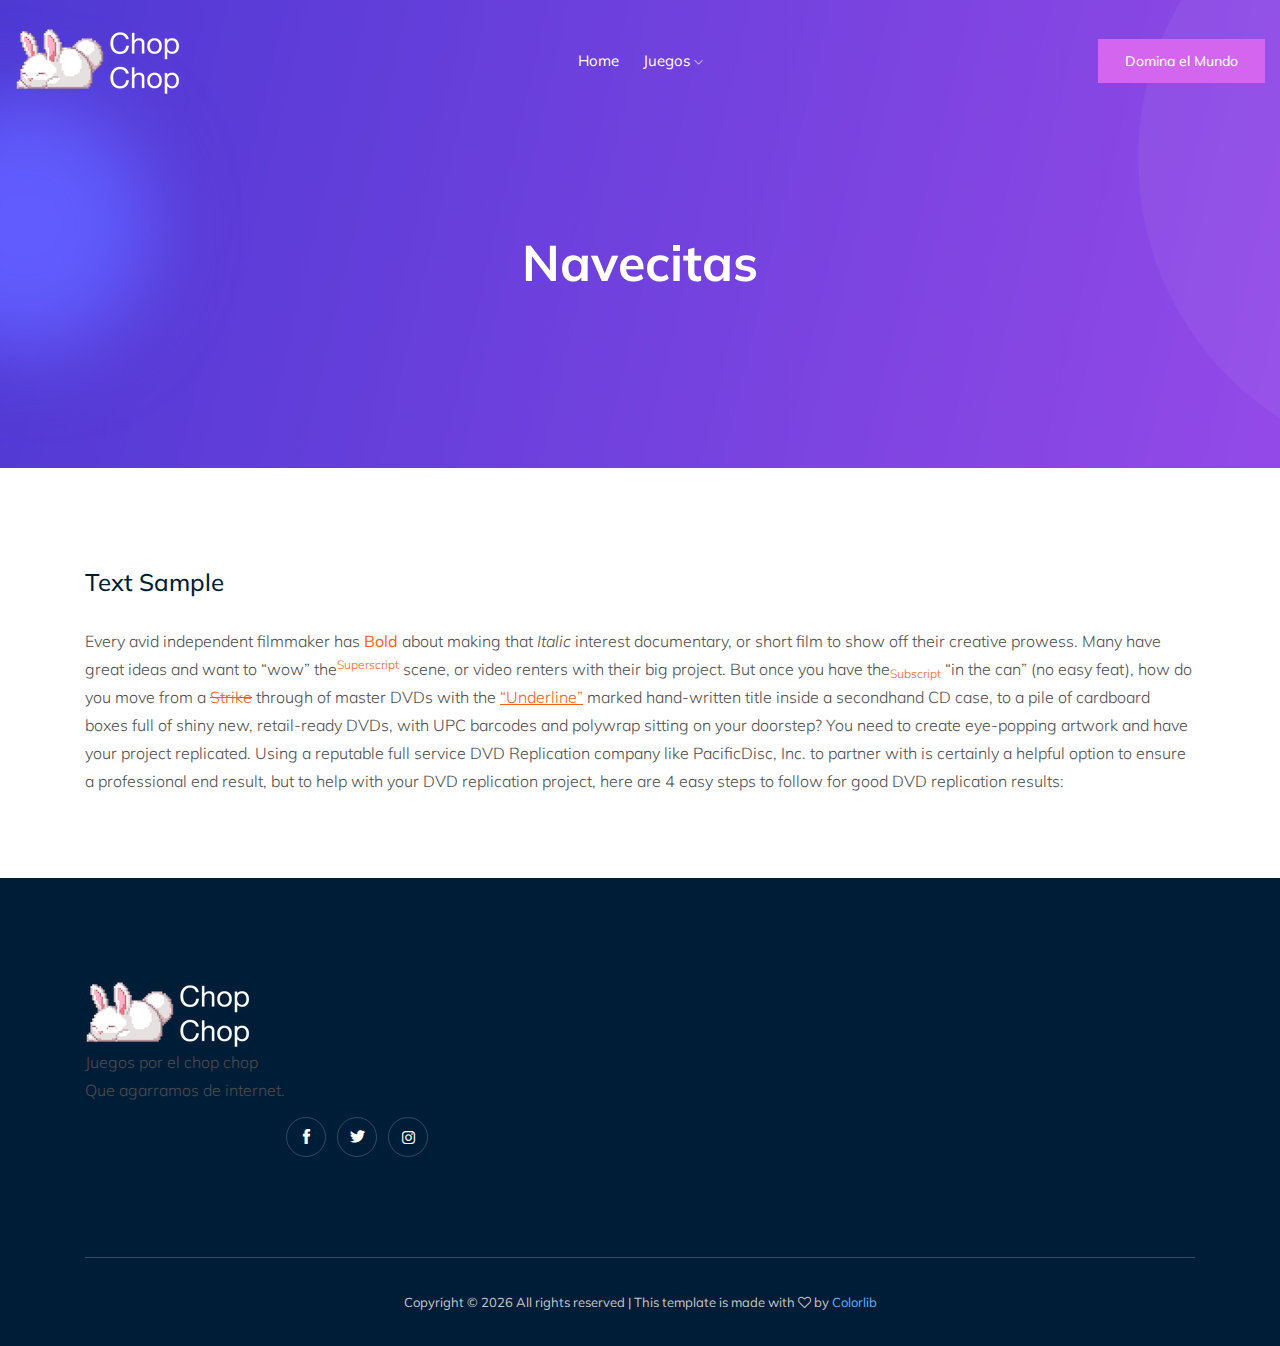
<file: space-invaders.html>
<!doctype html>
<html class="no-js" lang="zxx">

<head>
	<meta charset="utf-8">
	<meta http-equiv="x-ua-compatible" content="ie=edge">
	<title>Chop Chop</title>
	<link rel="icon" href="img/icon.png">
	<meta name="description" content="">
	<meta name="viewport" content="width=device-width, initial-scale=1">

	<!-- <link rel="manifest" href="site.webmanifest"> -->
	<!-- Place favicon.ico in the root directory -->

	<!-- CSS here -->
	<link rel="stylesheet" href="css/bootstrap.min.css">
	<link rel="stylesheet" href="css/owl.carousel.min.css">
	<link rel="stylesheet" href="css/magnific-popup.css">
	<link rel="stylesheet" href="css/font-awesome.min.css">
	<link rel="stylesheet" href="css/themify-icons.css">
	<link rel="stylesheet" href="css/nice-select.css">
	<link rel="stylesheet" href="css/flaticon.css">
	<link rel="stylesheet" href="css/gijgo.css">
	<link rel="stylesheet" href="css/animate.min.css">
	<link rel="stylesheet" href="css/slicknav.css">
	<link rel="stylesheet" href="css/style.css">
	<!-- <link rel="stylesheet" href="css/responsive.css"> -->
</head>

<body>
	<!--[if lte IE 9]>
            <p class="browserupgrade">You are using an <strong>outdated</strong> browser. Please <a href="https://browsehappy.com/">upgrade your browser</a> to improve your experience and security.</p>
        <![endif]-->

	<!-- header-start -->
	<header>
		<div class="header-area ">
			<div id="sticky-header" class="main-header-area">
				<div class="container-fluid">
					<div class="row align-items-center">
						<div class="col-xl-3 col-lg-2">
							<div class="logo">
								<a href="index.html">
									<img src="img/logo.png" alt="">
								</a>
							</div>
						</div>
						<div class="col-xl-6 col-lg-7">
							<div class="main-menu  d-none d-lg-block">
								<nav>
									<ul id="navigation">
										<li><a class="active" href="index.html">home</a></li>
										<li><a href="#">Juegos <i class="ti-angle-down"></i></a>
											<ul class="submenu">
												<li><a href="snake.html">Viborita</a></li>
												<li><a href="space-invaders.html">Navecitas</a></li>
												<li><a href="chop-chop.html">Conejito</a></li>
											</ul>
										</li>
									</ul>
								</nav>
							</div>
						</div>
						<div class="col-xl-3 col-lg-3 d-none d-lg-block">
							<div class="Appointment">
								<div class="book_btn d-none d-lg-block">
									<a href="#">Domina el Mundo</a>
								</div>
							</div>
						</div>
						<div class="col-12">
							<div class="mobile_menu d-block d-lg-none"></div>
						</div>
					</div>

				</div>
			</div>
		</div>
	</header>
	<!-- header-end -->

	<!-- bradcam_area  -->
	<div class="bradcam_area bradcam_bg_1">
		<div class="container">
			<div class="row">
				<div class="col-xl-12">
					<div class="bradcam_text text-center">
						<h3>Navecitas</h3>
					</div>
				</div>
			</div>
		</div>
	</div>
	<!-- /bradcam_area  -->

	<!-- Start Sample Area -->
	<section class="sample-text-area">
		<div class="container box_1170">
			<h3 class="text-heading">Text Sample</h3>
			<p class="sample-text">
				Every avid independent filmmaker has <b>Bold</b> about making that <i>Italic</i> interest documentary,
				or short
				film to show off their creative prowess. Many have great ideas and want to “wow”
				the<sup>Superscript</sup> scene,
				or video renters with their big project. But once you have the<sub>Subscript</sub> “in the can” (no easy
				feat), how
				do you move from a <del>Strike</del> through of master DVDs with the <u>“Underline”</u> marked
				hand-written title
				inside a secondhand CD case, to a pile of cardboard boxes full of shiny new, retail-ready DVDs, with UPC
				barcodes
				and polywrap sitting on your doorstep? You need to create eye-popping artwork and have your project
				replicated.
				Using a reputable full service DVD Replication company like PacificDisc, Inc. to partner with is
				certainly a
				helpful option to ensure a professional end result, but to help with your DVD replication project, here
				are 4 easy
				steps to follow for good DVD replication results:

			</p>
		</div>
	</section>
	<!-- End Sample Area -->

	<!-- footer start -->
	<footer class="footer">
		<div class="footer_top">
			<div class="container">
				<div class="row align-items-center">
					<div class="col-xl-4 col-md-6 col-lg-4">
						<div class="footer_widget">
							<div class="footer_logo">
								<a href="#">
									<img src="img/logo.png" alt="">
								</a>
							</div>
							<p>
								Juegos por el chop chop <br>
								Que agarramos de internet.
							</p>
							<div class="socail_links">
								<ul>
									<li>
										<a href="#">
											<i class="ti-facebook"></i>
										</a>
									</li>
									<li>
										<a href="#">
											<i class="ti-twitter-alt"></i>
										</a>
									</li>
									<li>
										<a href="#">
											<i class="fa fa-instagram"></i>
										</a>
									</li>
								</ul>
							</div>
						</div>
					</div>
				</div>
			</div>
		</div>
		<div class="copy-right_text">
			<div class="container">
				<div class="footer_border"></div>
				<div class="row">
					<div class="col-xl-12">
						<p class="copy_right text-center">
							<!-- Link back to Colorlib can't be removed. Template is licensed under CC BY 3.0. -->
							Copyright &copy;
							<script>document.write(new Date().getFullYear());</script> All rights reserved | This template is made
							with <i class="fa fa-heart-o" aria-hidden="true"></i> by <a href="https://colorlib.com"
								target="_blank">Colorlib</a>
							<!-- Link back to Colorlib can't be removed. Template is licensed under CC BY 3.0. -->
						</p>
					</div>
				</div>
			</div>
		</div>
	</footer>
	<!--/ footer end  -->

	<!-- JS here -->
	<script src="js/vendor/modernizr-3.5.0.min.js"></script>
	<script src="js/vendor/jquery-1.12.4.min.js"></script>
	<script src="js/popper.min.js"></script>
	<script src="js/bootstrap.min.js"></script>
	<script src="js/owl.carousel.min.js"></script>
	<script src="js/isotope.pkgd.min.js"></script>
	<script src="js/ajax-form.js"></script>
	<script src="js/waypoints.min.js"></script>
	<script src="js/jquery.counterup.min.js"></script>
	<script src="js/imagesloaded.pkgd.min.js"></script>
	<script src="js/scrollIt.js"></script>
	<script src="js/jquery.scrollUp.min.js"></script>
	<script src="js/wow.min.js"></script>
	<script src="js/nice-select.min.js"></script>
	<script src="js/jquery.slicknav.min.js"></script>
	<script src="js/jquery.magnific-popup.min.js"></script>
	<script src="js/plugins.js"></script>
	<script src="js/gijgo.min.js"></script>

	<!--contact js-->
	<script src="js/contact.js"></script>
	<script src="js/jquery.ajaxchimp.min.js"></script>
	<script src="js/jquery.form.js"></script>
	<script src="js/jquery.validate.min.js"></script>
	<script src="js/mail-script.js"></script>

	<script src="js/main.js"></script>
	<script>
		$('#datepicker').datepicker({
			iconsLibrary: 'fontawesome',
			icons: {
				rightIcon: '<span class="fa fa-caret-down"></span>'
			}
		});
		$('#datepicker2').datepicker({
			iconsLibrary: 'fontawesome',
			icons: {
				rightIcon: '<span class="fa fa-caret-down"></span>'
			}

		});
	</script>
</body>

</html>
</file>
<file: css/themify-icons.css>
@font-face {
	font-family: 'themify';
	src:url('../fonts/themify.eot?-fvbane');
	src:url('../fonts/themify.eot?#iefix-fvbane') format('embedded-opentype'),
		url('../fonts/themify.woff?-fvbane') format('woff'),
		url('../fonts/themify.ttf?-fvbane') format('truetype'),
		url('../fonts/themify.svg?-fvbane#themify') format('svg');
	font-weight: normal;
	font-style: normal;
}

[class^="ti-"], [class*=" ti-"] {
	font-family: 'themify';
	/* speak: none; */
	font-style: normal;
	font-weight: normal;
	font-variant: normal;
	text-transform: none;
	line-height: 1;

	/* Better Font Rendering =========== */
	-webkit-font-smoothing: antialiased;
	-moz-osx-font-smoothing: grayscale;
}

.ti-wand:before {
	content: "\e600";
}
.ti-volume:before {
	content: "\e601";
}
.ti-user:before {
	content: "\e602";
}
.ti-unlock:before {
	content: "\e603";
}
.ti-unlink:before {
	content: "\e604";
}
.ti-trash:before {
	content: "\e605";
}
.ti-thought:before {
	content: "\e606";
}
.ti-target:before {
	content: "\e607";
}
.ti-tag:before {
	content: "\e608";
}
.ti-tablet:before {
	content: "\e609";
}
.ti-star:before {
	content: "\e60a";
}
.ti-spray:before {
	content: "\e60b";
}
.ti-signal:before {
	content: "\e60c";
}
.ti-shopping-cart:before {
	content: "\e60d";
}
.ti-shopping-cart-full:before {
	content: "\e60e";
}
.ti-settings:before {
	content: "\e60f";
}
.ti-search:before {
	content: "\e610";
}
.ti-zoom-in:before {
	content: "\e611";
}
.ti-zoom-out:before {
	content: "\e612";
}
.ti-cut:before {
	content: "\e613";
}
.ti-ruler:before {
	content: "\e614";
}
.ti-ruler-pencil:before {
	content: "\e615";
}
.ti-ruler-alt:before {
	content: "\e616";
}
.ti-bookmark:before {
	content: "\e617";
}
.ti-bookmark-alt:before {
	content: "\e618";
}
.ti-reload:before {
	content: "\e619";
}
.ti-plus:before {
	content: "\e61a";
}
.ti-pin:before {
	content: "\e61b";
}
.ti-pencil:before {
	content: "\e61c";
}
.ti-pencil-alt:before {
	content: "\e61d";
}
.ti-paint-roller:before {
	content: "\e61e";
}
.ti-paint-bucket:before {
	content: "\e61f";
}
.ti-na:before {
	content: "\e620";
}
.ti-mobile:before {
	content: "\e621";
}
.ti-minus:before {
	content: "\e622";
}
.ti-medall:before {
	content: "\e623";
}
.ti-medall-alt:before {
	content: "\e624";
}
.ti-marker:before {
	content: "\e625";
}
.ti-marker-alt:before {
	content: "\e626";
}
.ti-arrow-up:before {
	content: "\e627";
}
.ti-arrow-right:before {
	content: "\e628";
}
.ti-arrow-left:before {
	content: "\e629";
}
.ti-arrow-down:before {
	content: "\e62a";
}
.ti-lock:before {
	content: "\e62b";
}
.ti-location-arrow:before {
	content: "\e62c";
}
.ti-link:before {
	content: "\e62d";
}
.ti-layout:before {
	content: "\e62e";
}
.ti-layers:before {
	content: "\e62f";
}
.ti-layers-alt:before {
	content: "\e630";
}
.ti-key:before {
	content: "\e631";
}
.ti-import:before {
	content: "\e632";
}
.ti-image:before {
	content: "\e633";
}
.ti-heart:before {
	content: "\e634";
}
.ti-heart-broken:before {
	content: "\e635";
}
.ti-hand-stop:before {
	content: "\e636";
}
.ti-hand-open:before {
	content: "\e637";
}
.ti-hand-drag:before {
	content: "\e638";
}
.ti-folder:before {
	content: "\e639";
}
.ti-flag:before {
	content: "\e63a";
}
.ti-flag-alt:before {
	content: "\e63b";
}
.ti-flag-alt-2:before {
	content: "\e63c";
}
.ti-eye:before {
	content: "\e63d";
}
.ti-export:before {
	content: "\e63e";
}
.ti-exchange-vertical:before {
	content: "\e63f";
}
.ti-desktop:before {
	content: "\e640";
}
.ti-cup:before {
	content: "\e641";
}
.ti-crown:before {
	content: "\e642";
}
.ti-comments:before {
	content: "\e643";
}
.ti-comment:before {
	content: "\e644";
}
.ti-comment-alt:before {
	content: "\e645";
}
.ti-close:before {
	content: "\e646";
}
.ti-clip:before {
	content: "\e647";
}
.ti-angle-up:before {
	content: "\e648";
}
.ti-angle-right:before {
	content: "\e649";
}
.ti-angle-left:before {
	content: "\e64a";
}
.ti-angle-down:before {
	content: "\e64b";
}
.ti-check:before {
	content: "\e64c";
}
.ti-check-box:before {
	content: "\e64d";
}
.ti-camera:before {
	content: "\e64e";
}
.ti-announcement:before {
	content: "\e64f";
}
.ti-brush:before {
	content: "\e650";
}
.ti-briefcase:before {
	content: "\e651";
}
.ti-bolt:before {
	content: "\e652";
}
.ti-bolt-alt:before {
	content: "\e653";
}
.ti-blackboard:before {
	content: "\e654";
}
.ti-bag:before {
	content: "\e655";
}
.ti-move:before {
	content: "\e656";
}
.ti-arrows-vertical:before {
	content: "\e657";
}
.ti-arrows-horizontal:before {
	content: "\e658";
}
.ti-fullscreen:before {
	content: "\e659";
}
.ti-arrow-top-right:before {
	content: "\e65a";
}
.ti-arrow-top-left:before {
	content: "\e65b";
}
.ti-arrow-circle-up:before {
	content: "\e65c";
}
.ti-arrow-circle-right:before {
	content: "\e65d";
}
.ti-arrow-circle-left:before {
	content: "\e65e";
}
.ti-arrow-circle-down:before {
	content: "\e65f";
}
.ti-angle-double-up:before {
	content: "\e660";
}
.ti-angle-double-right:before {
	content: "\e661";
}
.ti-angle-double-left:before {
	content: "\e662";
}
.ti-angle-double-down:before {
	content: "\e663";
}
.ti-zip:before {
	content: "\e664";
}
.ti-world:before {
	content: "\e665";
}
.ti-wheelchair:before {
	content: "\e666";
}
.ti-view-list:before {
	content: "\e667";
}
.ti-view-list-alt:before {
	content: "\e668";
}
.ti-view-grid:before {
	content: "\e669";
}
.ti-uppercase:before {
	content: "\e66a";
}
.ti-upload:before {
	content: "\e66b";
}
.ti-underline:before {
	content: "\e66c";
}
.ti-truck:before {
	content: "\e66d";
}
.ti-timer:before {
	content: "\e66e";
}
.ti-ticket:before {
	content: "\e66f";
}
.ti-thumb-up:before {
	content: "\e670";
}
.ti-thumb-down:before {
	content: "\e671";
}
.ti-text:before {
	content: "\e672";
}
.ti-stats-up:before {
	content: "\e673";
}
.ti-stats-down:before {
	content: "\e674";
}
.ti-split-v:before {
	content: "\e675";
}
.ti-split-h:before {
	content: "\e676";
}
.ti-smallcap:before {
	content: "\e677";
}
.ti-shine:before {
	content: "\e678";
}
.ti-shift-right:before {
	content: "\e679";
}
.ti-shift-left:before {
	content: "\e67a";
}
.ti-shield:before {
	content: "\e67b";
}
.ti-notepad:before {
	content: "\e67c";
}
.ti-server:before {
	content: "\e67d";
}
.ti-quote-right:before {
	content: "\e67e";
}
.ti-quote-left:before {
	content: "\e67f";
}
.ti-pulse:before {
	content: "\e680";
}
.ti-printer:before {
	content: "\e681";
}
.ti-power-off:before {
	content: "\e682";
}
.ti-plug:before {
	content: "\e683";
}
.ti-pie-chart:before {
	content: "\e684";
}
.ti-paragraph:before {
	content: "\e685";
}
.ti-panel:before {
	content: "\e686";
}
.ti-package:before {
	content: "\e687";
}
.ti-music:before {
	content: "\e688";
}
.ti-music-alt:before {
	content: "\e689";
}
.ti-mouse:before {
	content: "\e68a";
}
.ti-mouse-alt:before {
	content: "\e68b";
}
.ti-money:before {
	content: "\e68c";
}
.ti-microphone:before {
	content: "\e68d";
}
.ti-menu:before {
	content: "\e68e";
}
.ti-menu-alt:before {
	content: "\e68f";
}
.ti-map:before {
	content: "\e690";
}
.ti-map-alt:before {
	content: "\e691";
}
.ti-loop:before {
	content: "\e692";
}
.ti-location-pin:before {
	content: "\e693";
}
.ti-list:before {
	content: "\e694";
}
.ti-light-bulb:before {
	content: "\e695";
}
.ti-Italic:before {
	content: "\e696";
}
.ti-info:before {
	content: "\e697";
}
.ti-infinite:before {
	content: "\e698";
}
.ti-id-badge:before {
	content: "\e699";
}
.ti-hummer:before {
	content: "\e69a";
}
.ti-home:before {
	content: "\e69b";
}
.ti-help:before {
	content: "\e69c";
}
.ti-headphone:before {
	content: "\e69d";
}
.ti-harddrives:before {
	content: "\e69e";
}
.ti-harddrive:before {
	content: "\e69f";
}
.ti-gift:before {
	content: "\e6a0";
}
.ti-game:before {
	content: "\e6a1";
}
.ti-filter:before {
	content: "\e6a2";
}
.ti-files:before {
	content: "\e6a3";
}
.ti-file:before {
	content: "\e6a4";
}
.ti-eraser:before {
	content: "\e6a5";
}
.ti-envelope:before {
	content: "\e6a6";
}
.ti-download:before {
	content: "\e6a7";
}
.ti-direction:before {
	content: "\e6a8";
}
.ti-direction-alt:before {
	content: "\e6a9";
}
.ti-dashboard:before {
	content: "\e6aa";
}
.ti-control-stop:before {
	content: "\e6ab";
}
.ti-control-shuffle:before {
	content: "\e6ac";
}
.ti-control-play:before {
	content: "\e6ad";
}
.ti-control-pause:before {
	content: "\e6ae";
}
.ti-control-forward:before {
	content: "\e6af";
}
.ti-control-backward:before {
	content: "\e6b0";
}
.ti-cloud:before {
	content: "\e6b1";
}
.ti-cloud-up:before {
	content: "\e6b2";
}
.ti-cloud-down:before {
	content: "\e6b3";
}
.ti-clipboard:before {
	content: "\e6b4";
}
.ti-car:before {
	content: "\e6b5";
}
.ti-calendar:before {
	content: "\e6b6";
}
.ti-book:before {
	content: "\e6b7";
}
.ti-bell:before {
	content: "\e6b8";
}
.ti-basketball:before {
	content: "\e6b9";
}
.ti-bar-chart:before {
	content: "\e6ba";
}
.ti-bar-chart-alt:before {
	content: "\e6bb";
}
.ti-back-right:before {
	content: "\e6bc";
}
.ti-back-left:before {
	content: "\e6bd";
}
.ti-arrows-corner:before {
	content: "\e6be";
}
.ti-archive:before {
	content: "\e6bf";
}
.ti-anchor:before {
	content: "\e6c0";
}
.ti-align-right:before {
	content: "\e6c1";
}
.ti-align-left:before {
	content: "\e6c2";
}
.ti-align-justify:before {
	content: "\e6c3";
}
.ti-align-center:before {
	content: "\e6c4";
}
.ti-alert:before {
	content: "\e6c5";
}
.ti-alarm-clock:before {
	content: "\e6c6";
}
.ti-agenda:before {
	content: "\e6c7";
}
.ti-write:before {
	content: "\e6c8";
}
.ti-window:before {
	content: "\e6c9";
}
.ti-widgetized:before {
	content: "\e6ca";
}
.ti-widget:before {
	content: "\e6cb";
}
.ti-widget-alt:before {
	content: "\e6cc";
}
.ti-wallet:before {
	content: "\e6cd";
}
.ti-video-clapper:before {
	content: "\e6ce";
}
.ti-video-camera:before {
	content: "\e6cf";
}
.ti-vector:before {
	content: "\e6d0";
}
.ti-themify-logo:before {
	content: "\e6d1";
}
.ti-themify-favicon:before {
	content: "\e6d2";
}
.ti-themify-favicon-alt:before {
	content: "\e6d3";
}
.ti-support:before {
	content: "\e6d4";
}
.ti-stamp:before {
	content: "\e6d5";
}
.ti-split-v-alt:before {
	content: "\e6d6";
}
.ti-slice:before {
	content: "\e6d7";
}
.ti-shortcode:before {
	content: "\e6d8";
}
.ti-shift-right-alt:before {
	content: "\e6d9";
}
.ti-shift-left-alt:before {
	content: "\e6da";
}
.ti-ruler-alt-2:before {
	content: "\e6db";
}
.ti-receipt:before {
	content: "\e6dc";
}
.ti-pin2:before {
	content: "\e6dd";
}
.ti-pin-alt:before {
	content: "\e6de";
}
.ti-pencil-alt2:before {
	content: "\e6df";
}
.ti-palette:before {
	content: "\e6e0";
}
.ti-more:before {
	content: "\e6e1";
}
.ti-more-alt:before {
	content: "\e6e2";
}
.ti-microphone-alt:before {
	content: "\e6e3";
}
.ti-magnet:before {
	content: "\e6e4";
}
.ti-line-double:before {
	content: "\e6e5";
}
.ti-line-dotted:before {
	content: "\e6e6";
}
.ti-line-dashed:before {
	content: "\e6e7";
}
.ti-layout-width-full:before {
	content: "\e6e8";
}
.ti-layout-width-default:before {
	content: "\e6e9";
}
.ti-layout-width-default-alt:before {
	content: "\e6ea";
}
.ti-layout-tab:before {
	content: "\e6eb";
}
.ti-layout-tab-window:before {
	content: "\e6ec";
}
.ti-layout-tab-v:before {
	content: "\e6ed";
}
.ti-layout-tab-min:before {
	content: "\e6ee";
}
.ti-layout-slider:before {
	content: "\e6ef";
}
.ti-layout-slider-alt:before {
	content: "\e6f0";
}
.ti-layout-sidebar-right:before {
	content: "\e6f1";
}
.ti-layout-sidebar-none:before {
	content: "\e6f2";
}
.ti-layout-sidebar-left:before {
	content: "\e6f3";
}
.ti-layout-placeholder:before {
	content: "\e6f4";
}
.ti-layout-menu:before {
	content: "\e6f5";
}
.ti-layout-menu-v:before {
	content: "\e6f6";
}
.ti-layout-menu-separated:before {
	content: "\e6f7";
}
.ti-layout-menu-full:before {
	content: "\e6f8";
}
.ti-layout-media-right-alt:before {
	content: "\e6f9";
}
.ti-layout-media-right:before {
	content: "\e6fa";
}
.ti-layout-media-overlay:before {
	content: "\e6fb";
}
.ti-layout-media-overlay-alt:before {
	content: "\e6fc";
}
.ti-layout-media-overlay-alt-2:before {
	content: "\e6fd";
}
.ti-layout-media-left-alt:before {
	content: "\e6fe";
}
.ti-layout-media-left:before {
	content: "\e6ff";
}
.ti-layout-media-center-alt:before {
	content: "\e700";
}
.ti-layout-media-center:before {
	content: "\e701";
}
.ti-layout-list-thumb:before {
	content: "\e702";
}
.ti-layout-list-thumb-alt:before {
	content: "\e703";
}
.ti-layout-list-post:before {
	content: "\e704";
}
.ti-layout-list-large-image:before {
	content: "\e705";
}
.ti-layout-line-solid:before {
	content: "\e706";
}
.ti-layout-grid4:before {
	content: "\e707";
}
.ti-layout-grid3:before {
	content: "\e708";
}
.ti-layout-grid2:before {
	content: "\e709";
}
.ti-layout-grid2-thumb:before {
	content: "\e70a";
}
.ti-layout-cta-right:before {
	content: "\e70b";
}
.ti-layout-cta-left:before {
	content: "\e70c";
}
.ti-layout-cta-center:before {
	content: "\e70d";
}
.ti-layout-cta-btn-right:before {
	content: "\e70e";
}
.ti-layout-cta-btn-left:before {
	content: "\e70f";
}
.ti-layout-column4:before {
	content: "\e710";
}
.ti-layout-column3:before {
	content: "\e711";
}
.ti-layout-column2:before {
	content: "\e712";
}
.ti-layout-accordion-separated:before {
	content: "\e713";
}
.ti-layout-accordion-merged:before {
	content: "\e714";
}
.ti-layout-accordion-list:before {
	content: "\e715";
}
.ti-ink-pen:before {
	content: "\e716";
}
.ti-info-alt:before {
	content: "\e717";
}
.ti-help-alt:before {
	content: "\e718";
}
.ti-headphone-alt:before {
	content: "\e719";
}
.ti-hand-point-up:before {
	content: "\e71a";
}
.ti-hand-point-right:before {
	content: "\e71b";
}
.ti-hand-point-left:before {
	content: "\e71c";
}
.ti-hand-point-down:before {
	content: "\e71d";
}
.ti-gallery:before {
	content: "\e71e";
}
.ti-face-smile:before {
	content: "\e71f";
}
.ti-face-sad:before {
	content: "\e720";
}
.ti-credit-card:before {
	content: "\e721";
}
.ti-control-skip-forward:before {
	content: "\e722";
}
.ti-control-skip-backward:before {
	content: "\e723";
}
.ti-control-record:before {
	content: "\e724";
}
.ti-control-eject:before {
	content: "\e725";
}
.ti-comments-smiley:before {
	content: "\e726";
}
.ti-brush-alt:before {
	content: "\e727";
}
.ti-youtube:before {
	content: "\e728";
}
.ti-vimeo:before {
	content: "\e729";
}
.ti-twitter:before {
	content: "\e72a";
}
.ti-time:before {
	content: "\e72b";
}
.ti-tumblr:before {
	content: "\e72c";
}
.ti-skype:before {
	content: "\e72d";
}
.ti-share:before {
	content: "\e72e";
}
.ti-share-alt:before {
	content: "\e72f";
}
.ti-rocket:before {
	content: "\e730";
}
.ti-pinterest:before {
	content: "\e731";
}
.ti-new-window:before {
	content: "\e732";
}
.ti-microsoft:before {
	content: "\e733";
}
.ti-list-ol:before {
	content: "\e734";
}
.ti-linkedin:before {
	content: "\e735";
}
.ti-layout-sidebar-2:before {
	content: "\e736";
}
.ti-layout-grid4-alt:before {
	content: "\e737";
}
.ti-layout-grid3-alt:before {
	content: "\e738";
}
.ti-layout-grid2-alt:before {
	content: "\e739";
}
.ti-layout-column4-alt:before {
	content: "\e73a";
}
.ti-layout-column3-alt:before {
	content: "\e73b";
}
.ti-layout-column2-alt:before {
	content: "\e73c";
}
.ti-instagram:before {
	content: "\e73d";
}
.ti-google:before {
	content: "\e73e";
}
.ti-github:before {
	content: "\e73f";
}
.ti-flickr:before {
	content: "\e740";
}
.ti-facebook:before {
	content: "\e741";
}
.ti-dropbox:before {
	content: "\e742";
}
.ti-dribbble:before {
	content: "\e743";
}
.ti-apple:before {
	content: "\e744";
}
.ti-android:before {
	content: "\e745";
}
.ti-save:before {
	content: "\e746";
}
.ti-save-alt:before {
	content: "\e747";
}
.ti-yahoo:before {
	content: "\e748";
}
.ti-wordpress:before {
	content: "\e749";
}
.ti-vimeo-alt:before {
	content: "\e74a";
}
.ti-twitter-alt:before {
	content: "\e74b";
}
.ti-tumblr-alt:before {
	content: "\e74c";
}
.ti-trello:before {
	content: "\e74d";
}
.ti-stack-overflow:before {
	content: "\e74e";
}
.ti-soundcloud:before {
	content: "\e74f";
}
.ti-sharethis:before {
	content: "\e750";
}
.ti-sharethis-alt:before {
	content: "\e751";
}
.ti-reddit:before {
	content: "\e752";
}
.ti-pinterest-alt:before {
	content: "\e753";
}
.ti-microsoft-alt:before {
	content: "\e754";
}
.ti-linux:before {
	content: "\e755";
}
.ti-jsfiddle:before {
	content: "\e756";
}
.ti-joomla:before {
	content: "\e757";
}
.ti-html5:before {
	content: "\e758";
}
.ti-flickr-alt:before {
	content: "\e759";
}
.ti-email:before {
	content: "\e75a";
}
.ti-drupal:before {
	content: "\e75b";
}
.ti-dropbox-alt:before {
	content: "\e75c";
}
.ti-css3:before {
	content: "\e75d";
}
.ti-rss:before {
	content: "\e75e";
}
.ti-rss-alt:before {
	content: "\e75f";
}
</file>
<file: css/nice-select.css>
.nice-select {
  -webkit-tap-highlight-color: transparent;
  background-color: #fff;
  border-radius: 5px;
  border: solid 1px #e8e8e8;
  box-sizing: border-box;
  clear: both;
  cursor: pointer;
  display: block;
  float: left;
  font-family: inherit;
  font-size: 14px;
  font-weight: normal;
  height: 42px;
  line-height: 40px;
  outline: none;
  padding-left: 18px;
  padding-right: 30px;
  position: relative;
  text-align: left !important;
  -webkit-transition: all 0.2s ease-in-out;
  transition: all 0.2s ease-in-out;
  -webkit-user-select: none;
     -moz-user-select: none;
      -ms-user-select: none;
          user-select: none;
  white-space: nowrap;
  width: auto; }
  .nice-select:hover {
    border-color: #dbdbdb; }
  .nice-select:active, .nice-select.open, .nice-select:focus {
    border-color: #999; }


  .nice-select.disabled {
    border-color: #ededed;
    color: #999;
    pointer-events: none; }
    .nice-select.disabled:after {
      border-color: #cccccc; }
  .nice-select.wide {
    width: 100%; }
    .nice-select.wide .list {
      left: 0 !important;
      right: 0 !important; }
  .nice-select.right {
    float: right; }
    .nice-select.right .list {
      left: auto;
      right: 0; }
  .nice-select.small {
    font-size: 12px;
    height: 36px;
    line-height: 34px; }
    .nice-select.small:after {
      height: 4px;
      width: 4px; }
    .nice-select.small .option {
      line-height: 34px;
      min-height: 34px; }
  .nice-select .list {
    background-color: #fff;
    border-radius: 5px;
    box-shadow: 0 0 0 1px rgba(68, 68, 68, 0.11);
    box-sizing: border-box;
    margin-top: 4px;
    opacity: 0;
    overflow: hidden;
    padding: 0;
    pointer-events: none;
    position: absolute;
    top: 100%;
    left: 0;
    -webkit-transform-origin: 50% 0;
        -ms-transform-origin: 50% 0;
            transform-origin: 50% 0;
    -webkit-transform: scale(0.75) translateY(-21px);
        -ms-transform: scale(0.75) translateY(-21px);
            transform: scale(0.75) translateY(-21px);
    -webkit-transition: all 0.2s cubic-bezier(0.5, 0, 0, 1.25), opacity 0.15s ease-out;
    transition: all 0.2s cubic-bezier(0.5, 0, 0, 1.25), opacity 0.15s ease-out;
    z-index: 9; }
    .nice-select .list:hover .option:not(:hover) {
      background-color: transparent !important; }
  .nice-select .option {
    cursor: pointer;
    font-weight: 400;
    line-height: 40px;
    list-style: none;
    min-height: 40px;
    outline: none;
    padding-left: 18px;
    padding-right: 29px;
    text-align: left;
    -webkit-transition: all 0.2s;
    transition: all 0.2s; }
    .nice-select .option:hover, .nice-select .option.focus, .nice-select .option.selected.focus {
      background-color: #f6f6f6; }
    .nice-select .option.selected {
      font-weight: bold; }
    .nice-select .option.disabled {
      background-color: transparent;
      color: #999;
      cursor: default; }

.no-csspointerevents .nice-select .list {
  display: none; }

.no-csspointerevents .nice-select.open .list {
  display: block; }





  /* ,,,,,,,,,,,,,,,, */


  .nice-select:after {
    content: "\e64b";
    display: block;
    height: 5px;
    margin-top: -5px;
    pointer-events: none;
    position: absolute;
    right: 30px;
    top: 8px;
    transition: all 0.15s ease-in-out;
    width: 5px;
    font-family: 'themify';
    color: #ddd; }

    .nice-select.open:after {
 }
    .nice-select.open .list {
      opacity: 1;
      pointer-events: auto;
      -webkit-transform: scale(1) translateY(0);
          -ms-transform: scale(1) translateY(0);
              transform: scale(1) translateY(0); }
</file>
<file: css/flaticon.css>
/*
  	Flaticon icon font: Flaticon
  	Creation date: 07/09/2019 08:07
  	*/

	  @font-face {
		font-family: "Flaticon";
		src: url("../fonts/Flaticon.eot");
		src: url("../fonts/Flaticon.eot");
		src: url("../fonts/Flaticon.eot?#iefix") format("embedded-opentype"),
			 url("../fonts/Flaticon.woff2") format("woff2"),
			 url("../fonts/Flaticon.woff") format("woff"),
			 url("../fonts/Flaticon.ttf") format("truetype"),
			 url("../fonts/Flaticon.svg#Flaticon") format("svg");
		font-weight: normal;
		font-style: normal;
	  }
	  
	  @media screen and (-webkit-min-device-pixel-ratio:0) {
		@font-face {
		  font-family: "Flaticon";
		  src: url("./Flaticon.svg#Flaticon") format("svg");
		}
	  }
	  
	  [class^="flaticon-"]:before, [class*=" flaticon-"]:before,
	  [class^="flaticon-"]:after, [class*=" flaticon-"]:after {   
		font-family: Flaticon;
			  font-size: 20px;
	  font-style: normal;
	  margin-left: 20px;
	  }
	  
	.flaticon-legal-paper:before {
		content: "\e001";
	}
	.flaticon-case:before {
		content: "\e002";
	}
	.flaticon-survey:before {
		content: "\e003";
	}
	.flaticon-bar-chart:before {
		content: "\e004";
	}
	.flaticon-controls:before {
		content: "\e005";
	}
	.flaticon-puzzle:before {
		content: "\e006";
	}
	.flaticon-right:before {
		content: "\e007";
	}
</file>
<file: css/gijgo.css>
.gj-button {
    background-color: #f5f5f5;
    border: 1px solid #ddd;
    color: #000;
    border-radius: 3px;
    padding: 6px 10px;
    cursor: pointer;
}

.gj-unselectable {
    -webkit-touch-callout: none;
    -webkit-user-select: none;
    -khtml-user-select: none;
    -moz-user-select: none;
    -ms-user-select: none;
    user-select: none;
}

.gj-row {
    display: -webkit-box;
    display: -ms-flexbox;
    display: flex;
    -ms-flex-wrap: wrap;
    flex-wrap: wrap;
}

.gj-margin-left-5 {
    margin-left: 5px;
}

.gj-margin-left-10 {
    margin-left: 10px;
}

.gj-width-full {
    width: 100%;
}

.gj-cursor-pointer {
    cursor: pointer;
}

.gj-text-align-center {
    text-align: center;
}

.gj-font-size-16 {
    font-size: 16px;
}

.gj-hidden {
    display: none;
}

/** Material Design */
.gj-button-md {
    background: 0 0;
    border: none;
    border-radius: 2px;
    color: rgba(0, 0, 0, 0.87);
    position: relative;
    height: 36px;
    margin: 0;
    min-width: 64px;
    padding: 0 16px;
    display: inline-block;
    font-family: "Roboto","Helvetica","Arial",sans-serif;
    font-size: 1rem;
    font-weight: 500;
    text-transform: uppercase;
    letter-spacing: 0;
    overflow: hidden;
    will-change: box-shadow;
    transition: box-shadow .2s cubic-bezier(.4,0,1,1),background-color .2s cubic-bezier(.4,0,.2,1),color .2s cubic-bezier(.4,0,.2,1);
    outline: none;
    cursor: pointer;
    text-decoration: none;
    text-align: center;
    line-height: 36px;
    vertical-align: middle;
    overflow: hidden;
    -webkit-user-select: none;
    -moz-user-select: none;
    -ms-user-select: none;
    user-select: none;
}

.gj-button-md:hover {
    background-color: rgba(158,158,158,.2);
}

.gj-button-md:disabled {
    color: rgba(0,0,0,.26);
    background: 0 0;
}

.gj-button-md .material-icons,
.gj-button-md .gj-icon {
    vertical-align: middle;
    /*font-size: 1.3rem;
    margin-right: 4px;*/
}

.gj-button-md.gj-button-md-icon {
    width: 24px;
    height: 31px;
    min-width: 24px;
    padding: 0px;
    display: table;
}

.gj-button-md.gj-button-md-icon .material-icons,
.gj-button-md.gj-button-md-icon .gj-icon {
    display: table-cell;
    margin-right: 0px;
    width: 24px;
    height: 24px;
}

.gj-button-md.active {
    background-color: rgba(158,158,158,.4);
}

.gj-button-md-group {
    position: relative;
    display: inline-block;
    vertical-align: middle;
}

.gj-textbox-md {
    border: none;
    border-bottom: 1px solid rgba(0,0,0,.42);
    display: block;
    font-family: "Helvetica","Arial",sans-serif;
    font-size: 16px;
    line-height: 16px;
    padding: 4px 0px;
    margin: 0;
    width: 100%;
    background: 0 0;
    text-align: left;
    color: rgba(0,0,0,.87);
}

.gj-textbox-md:focus,
.gj-textbox-md:active {
    border-bottom: 2px solid rgba(0,0,0,.42);
    outline: none;
}

.gj-textbox-md::placeholder {
    color: #8e8e8e;
}

.gj-textbox-md:-ms-input-placeholder {
    color: #8e8e8e;
}

.gj-textbox-md::-ms-input-placeholder {
    color: #8e8e8e;
}

.gj-md-spacer-24 {
    min-width: 24px;
    width: 24px;
    display: inline-block;
}

.gj-md-spacer-32 {
    min-width: 32px;
    width: 32px;
    display: inline-block;
}

.gj-modal {
    position: fixed;
    top: 0;
    right: 0;
    bottom: 0;
    left: 0;
    z-index: 1203;
    display: none;
    overflow: hidden;
    -webkit-overflow-scrolling: touch;
    outline: 0;
    background-color: rgba(0, 0, 0, 0.54118);
    transition: 200ms ease opacity;
    will-change: opacity;
}

/* List */
ul.gj-list li [data-role="wrapper"] {
    display: table;
    width: 100%;
}

ul.gj-list li [data-role="checkbox"] {
    display: table-cell;
    vertical-align:middle;
    text-align:center;
}

ul.gj-list li [data-role="image"] {
    display: table-cell;
    vertical-align:middle;
    text-align:center;
}

ul.gj-list li [data-role="display"] {
    display: table-cell;
    vertical-align:middle;
    cursor: pointer;
}

ul.gj-list li [data-role="display"]:empty:before {
  content: "\200b"; /* unicode zero width space character */
}

/* List - Bootstrap */
ul.gj-list-bootstrap {
    padding-left: 0px;
    margin-bottom: 0px;
}

ul.gj-list-bootstrap li {
    padding: 0px;
}

ul.gj-list-bootstrap li [data-role="wrapper"] {
    padding: 0px 10px;
}

ul.gj-list-bootstrap li [data-role="checkbox"] {
    width: 24px;
    padding: 3px;
}

ul.gj-list-bootstrap li [data-role="image"] {
    width: 24px;
    height: 24px;
}

ul.gj-list-bootstrap li [data-role="display"] {
    padding: 8px 0px 8px 4px;
}

.list-group-item.active ul li, .list-group-item.active:focus ul li, .list-group-item.active:hover ul li {
    text-shadow: none;
    color:initial;
}

/* List - Material Design */
ul.gj-list-md {
    padding: 0px;
    list-style: none;
    list-style-type: none;
    line-height: 24px;
    letter-spacing: 0;
    color: #616161; /* Gray 700 */
}

ul.gj-list-md li {
    display: list-item;
    list-style-type: none;
    padding: 0px;
    min-height: unset;
    box-sizing: border-box;
    align-items: center;
    cursor: default;
    overflow: hidden;

    font-family: "Roboto","Helvetica","Arial",sans-serif;
    font-size: 16px;
    font-weight: 400;
    letter-spacing: .04em;
    line-height: 1;
    
    -webkit-flex-direction: row;
    -ms-flex-direction: row;
    flex-direction: row;
    -webkit-flex-wrap: nowrap;
    -ms-flex-wrap: nowrap;
    flex-wrap: nowrap;
}

ul.gj-list-md li [data-role="checkbox"] {
    height: 24px;
    width: 24px;
}

ul.gj-list-md li [data-role="image"] {
    height: 24px;
    width: 24px;
}

ul.gj-list-md li [data-role="display"] {
    padding: 8px 0px 8px 5px;
    order: 0;
    flex-grow: 2;
    text-decoration: none;
    box-sizing: border-box;
    align-items: center;
    text-align: left;
    color: rgba(0,0,0,.87);
}

ul.gj-list-md li.disabled>[data-role="wrapper"]>[data-role="display"] {
    color: #9E9E9E; /* Gray 500 */
}

.gj-list-md-active {
    background: #e0e0e0;
    color: #3f51b5;
}


/* Picker */
.gj-picker {
    position: absolute;
    z-index: 1203;
    background-color: #fff;
}

.gj-picker .selected {
    color: #fff;
}

/* Material Design */
.gj-picker-md {
    font-family: "Roboto","Helvetica","Arial",sans-serif;
    font-size: 16px;
    font-weight: 400;
    letter-spacing: .04em;
    line-height: 1;
    color: rgba(0,0,0,.87);
    border: 1px solid #E0E0E0;
}

.gj-modal .gj-picker-md {
    border: 0px;
}

.gj-picker-md [role="header"] {
    color: rgba(255, 255, 255, 0.54);
    display: flex;
    background: #2196f3;
    align-items: baseline;
    user-select: none;
    justify-content: center;
}

.gj-picker-md [role="footer"] {
    float: right;
    padding: 10px;
}

.gj-picker-md [role="footer"] button.gj-button-md {
    color: #2196f3;
    font-weight: bold;
    font-size: 13px;
}

/* Bootstrap */
.gj-picker-bootstrap {
    border-radius: 4px;
    border: 1px solid #E0E0E0;
}

.gj-picker-bootstrap .selected {
    color: #888;
}

.gj-picker-bootstrap [role="header"] {
    background: #eee;
    color: #AAA;
}
@font-face {
    font-family: 'gijgo-material';
    src: url('../fonts/gijgo-material.eot?235541');
    src: url('../fonts/gijgo-material.eot?235541#iefix') format('embedded-opentype'), url('../fonts/gijgo-material.ttf?235541') format('truetype'), url('../fonts/gijgo-material.woff?235541') format('woff'), url('../fonts/gijgo-material.svg?235541#gijgo-material') format('svg');
    font-weight: normal;
    font-style: normal;
}

.gj-icon {
    /* use !important to prevent issues with browser extensions that change fonts */
    font-family: 'gijgo-material' !important;
    font-size: 24px;
    speak: none;
    font-style: normal;
    font-weight: normal;
    font-variant: normal;
    text-transform: none;
    line-height: 1;
    /* Enable Ligatures ================ */
    letter-spacing: 0;
    -webkit-font-feature-settings: "liga";
    -moz-font-feature-settings: "liga=1";
    -moz-font-feature-settings: "liga";
    -ms-font-feature-settings: "liga" 1;
    font-feature-settings: "liga";
    -webkit-font-variant-ligatures: discretionary-ligatures;
    font-variant-ligatures: discretionary-ligatures;
    /* Better Font Rendering =========== */
    -webkit-font-smoothing: antialiased;
    -moz-osx-font-smoothing: grayscale;
}

.gj-icon.undo:before {
    content: "\e900";
}

.gj-icon.vertical-align-top:before {
    content: "\e901";
}

.gj-icon.vertical-align-center:before {
    content: "\e902";
}

.gj-icon.vertical-align-bottom:before {
    content: "\e903";
}

.gj-icon.arrow-dropup:before {
    content: "\e904";
}

.gj-icon.clock:before {
    content: "\e905";
}

.gj-icon.refresh:before {
    content: "\e906";
}

.gj-icon.last-page:before {
    content: "\e907";
}

.gj-icon.first-page:before {
    content: "\e908";
}

.gj-icon.cancel:before {
    content: "\e909";
}

.gj-icon.clear:before {
    content: "\e90a";
}

.gj-icon.check-circle:before {
    content: "\e90b";
}

.gj-icon.delete:before {
    content: "\e90c";
}

.gj-icon.arrow-upward:before {
    content: "\e90d";
}

.gj-icon.arrow-forward:before {
    content: "\e90e";
}

.gj-icon.arrow-downward:before {
    content: "\e90f";
}

.gj-icon.arrow-back:before {
    content: "\e910";
}

.gj-icon.list-numbered:before {
    content: "\e911";
}

.gj-icon.list-bulleted:before {
    content: "\e912";
}

.gj-icon.indent-increase:before {
    content: "\e913";
}

.gj-icon.indent-decrease:before {
    content: "\e914";
}

.gj-icon.redo:before {
    content: "\e915";
}

.gj-icon.align-right:before {
    content: "\e916";
}

.gj-icon.align-left:before {
    content: "\e917";
}

.gj-icon.align-justify:before {
    content: "\e918";
}

.gj-icon.align-center:before {
    content: "\e919";
}

.gj-icon.strikethrough:before {
    content: "\e91a";
}

.gj-icon.italic:before {
    content: "\e91b";
}

.gj-icon.underlined:before {
    content: "\e91c";
}

.gj-icon.bold:before {
    content: "\e91d";
}

.gj-icon.arrow-dropdown:before {
    content: "\e91e";
}

.gj-icon.done:before {
    content: "\e91f";
}

.gj-icon.pencil:before {
    content: "\e920";
}

.gj-icon.minus:before {
    content: "\e921";
}

.gj-icon.plus:before {
    content: "\e922";
}

.gj-icon.chevron-up:before {
    content: "\e923";
}

.gj-icon.chevron-right:before {
    content: "\e924";
}

.gj-icon.chevron-down:before {
    content: "\e925";
}

.gj-icon.chevron-left:before {
    content: "\e926";
}

.gj-icon.event:before {
    content: "\e927";
}
.gj-draggable {
    cursor: move;
}
.gj-resizable-handle {
    position: absolute;
    font-size: 0.1px;
    display: block;
    -ms-touch-action: none;
    touch-action: none;
    z-index: 1203;
}

.gj-resizable-n {
    cursor: n-resize;
    height: 7px;
    width: 100%;
    top: -5px;
    left: 0;
}
.gj-resizable-e {
    cursor: e-resize;
    width: 7px;
    right: -5px;
    top: 0;
    height: 100%;
}
.gj-resizable-s {
    cursor: s-resize;
    height: 7px;
    width: 100%;
    bottom: -5px;
    left: 0;
}
.gj-resizable-w {
	cursor: w-resize;
	width: 7px;
	left: -5px;
	top: 0;
	height: 100%;
}
.gj-resizable-se {
	cursor: se-resize;
	width: 12px;
	height: 12px;
	right: 1px;
	bottom: 1px;
}
.gj-resizable-sw {
	cursor: sw-resize;
	width: 9px;
	height: 9px;
	left: -5px;
	bottom: -5px;
}
.gj-resizable-nw {
	cursor: nw-resize;
	width: 9px;
	height: 9px;
	left: -5px;
	top: -5px;
}
.gj-resizable-ne {
	cursor: ne-resize;
	width: 9px;
	height: 9px;
	right: -5px;
	top: -5px;
}

.gj-dialog-footer {
    position: absolute;
    bottom: 0px;
    width: 100%;
    margin-top: 0px;
}

.gj-dialog-scrollable [data-role="body"] {
    overflow-x: hidden;
    overflow-y: scroll;
}

/** Bootstrap 3 **/
.gj-dialog-bootstrap {
    overflow: hidden;
    z-index: 1202;
}

.gj-dialog-bootstrap [data-role="title"] {
    display: inline;
}
.gj-dialog-bootstrap [data-role="close"] {
    line-height: 1.42857143;
}

/** Bootstrap 4 **/
.gj-dialog-bootstrap4 {
    overflow: hidden;
    z-index: 1202;
}

.gj-dialog-bootstrap4 [data-role="title"] {
    display: inline;
}
.gj-dialog-bootstrap4 [data-role="close"] {
    line-height: 1.5;
}

/** Material Design **/
.gj-dialog-md {
    background-color: #FFF;
    overflow: hidden;
    border: none;
    box-shadow: 0 11px 15px -7px rgba(0,0,0,.2), 0 24px 38px 3px rgba(0,0,0,.14), 0 9px 46px 8px rgba(0,0,0,.12);
    box-sizing: border-box;
    position: relative;
    display: -webkit-box;
    display: -webkit-flex;
    display: -ms-flexbox;
    display: flex;
    -webkit-box-orient: vertical;
    -webkit-box-direction: normal;
    -webkit-flex-direction: column;
    -ms-flex-direction: column;
    flex-direction: column;
    -webkit-background-clip: padding-box;
    background-clip: padding-box;
    outline: 0;
    z-index: 1202;
}

.gj-dialog-md-header {
    padding: 24px 24px 0px 24px;
    font-family: "Roboto","Helvetica","Arial",sans-serif;
}

.gj-dialog-md-title {
    margin: 0;
    font-weight: 400;
    display: inline;
    line-height: 28px;
    font-size: 20px;
}

.gj-dialog-md-close {
    -webkit-appearance: none;
    padding: 0;
    cursor: pointer;
    background: 0 0;
    border: 0;
    float: right;
    line-height: 28px;
    font-size: 28px;
}

.gj-dialog-md-body {
    padding: 20px 24px 24px 24px;
    color: rgba(0,0,0,.54);
    font-family: "Helvetica","Arial",sans-serif;
    font-size: 14px;
    font-weight: 400;
    line-height: 20px;
}

.gj-dialog-md-footer {
    padding: 8px 8px 8px 24px;
    display: -webkit-flex;
    display: -ms-flexbox;
    display: flex;
    -webkit-flex-direction: row-reverse;
    -ms-flex-direction: row-reverse;
    flex-direction: row-reverse;
    -webkit-flex-wrap: wrap;
    -ms-flex-wrap: wrap;
    flex-wrap: wrap;

    box-sizing: border-box;
}

.gj-dialog-md-footer>*:first-child {
    margin-right: 0;
}

.gj-dialog-md-footer>* {
    margin-right: 8px;
    height: 36px;
}
DIV.gj-grid-wrapper {
    margin: auto;
    position: relative;
    clear:both;
    z-index: 1;
}

TABLE.gj-grid {
    margin: auto;    
    border-collapse: collapse;
    width: 100%;
    table-layout: fixed;
}

TABLE.gj-grid THEAD TH [data-role="selectAll"] {
    margin: auto;
}

TABLE.gj-grid THEAD TH [data-role="title"] {
    display: inline-block;
}

TABLE.gj-grid THEAD TH [data-role="sorticon"] {
    display: inline-block;
}

TABLE.gj-grid THEAD TH {
    overflow: hidden;
    text-overflow: ellipsis;
}

TABLE.gj-grid.autogrow-header-row THEAD TH {
    overflow: auto;
    text-overflow: initial;
    white-space: pre-wrap;
    -ms-word-break: break-word;
    word-break: break-word;
}

TABLE.gj-grid > tbody > tr > td {
    overflow: hidden;
    position: relative;
}

table.gj-grid tbody div[data-role="display"] {
    vertical-align: middle;
    text-indent: 0;
    white-space: pre-wrap;
    -ms-word-break: break-word;
    word-break: break-word;
}

table.gj-grid.fixed-body-rows tbody div[data-role="display"] {
    overflow: hidden;
    text-overflow: ellipsis;
    white-space: nowrap;
    -ms-word-break: initial;
    word-break: initial;
}

table.gj-grid tfoot DIV[data-role="display"] {
    vertical-align: middle;
    text-indent: 0;
    display: flex;
}

TABLE.gj-grid .fa {
    padding: 2px;
}

TABLE.gj-grid > tbody > tr > td > div {
    padding: 2px;
    overflow: hidden;
}

DIV.gj-grid-wrapper DIV.gj-grid-loading-cover
{
    background: #BBBBBB;
    opacity: 0.5;
    position: absolute;
    vertical-align: middle;
}

DIV.gj-grid-wrapper DIV.gj-grid-loading-text
{
    position: absolute;
    font-weight: bold;
}

/* Bootstrap Theme */
table.gj-grid-bootstrap thead th {
    background-color: #f5f5f5;
    vertical-align:middle;
}

table.gj-grid-bootstrap thead th [data-role="sorticon"] {
    margin-left: 5px;
}

table.gj-grid-bootstrap thead th [data-role="sorticon"] i.gj-icon,
table.gj-grid-bootstrap thead th [data-role="sorticon"] i.material-icons {
    position: absolute;
    font-size: 20px;
    top: 15px;
}

table.gj-grid-bootstrap tbody tr td div[data-role="display"] {
    padding: 0px;
}

.gj-grid-bootstrap-4 .gj-checkbox-bootstrap {
    display: inline-block;
    padding-top: 2px;
}

.gj-grid-bootstrap-4 tbody tr.active {
    background-color: rgba(0,0,0,.075);
}

/* Material Design Theme */
.gj-grid-md {
    position: relative;
    border: 1px solid #e0e0e0;
    border-collapse: collapse;
    white-space: nowrap;
    font-size: 13px;
    font-family: "Roboto","Helvetica","Arial",sans-serif;
    background-color: #fff;
}

.gj-grid-md td:first-of-type, .gj-grid-md th:first-of-type {
    padding-left: 24px;
}

.gj-grid-md th {
    position: relative;
    vertical-align: bottom;
    font-weight: 700;
    line-height: 31px;
    letter-spacing: 0;
    height: 56px;
    font-size: 12px;
    color: rgba(0,0,0,.54);
    padding-bottom: 8px;
    box-sizing: border-box;
    padding: 12px 18px;
    text-align: right;
}

.gj-grid-md td {
    position: relative;
    height: 48px;
    border-top: 1px solid #e0e0e0;
    border-bottom: 1px solid #e0e0e0;
    padding: 12px 18px;
    box-sizing: border-box;
    text-align: left;
    color: rgba(0,0,0,.87);
}

.gj-grid-md tbody tr {
    position: relative;
    height: 48px;
    transition-duration: .28s;
    transition-timing-function: cubic-bezier(.4,0,.2,1);
    transition-property: background-color;
}

.gj-grid-md tbody tr:hover {
    background-color: #EEEEEE; /* Gray 200 */
}

.gj-grid-md tbody tr.gj-grid-md-select {
    background-color: #F5F5F5; /* Grey 100 */
}


table.gj-grid-md thead th [data-role="sorticon"] {
    margin-left: 5px;
}

table.gj-grid-md thead th [data-role="sorticon"] i.gj-icon,
table.gj-grid-md thead th [data-role="sorticon"] i.material-icons {
    position: absolute;
    font-size: 16px;
    top: 19px;
}

table.gj-grid-md thead th.gj-grid-select-all {
    padding-bottom: 3px;
}
/* Hide all prioritized columns by default */
@media only all {
	th.display-1120,
	td.display-1120,
	th.display-960,
	td.display-960,
	th.display-800,
	td.display-800,
	th.display-640,
	td.display-640,
	th.display-480,
	td.display-480,
	th.display-320,
	td.display-320 {
		display: none;
	}
}

/* Show at 320px (20em x 16px) */
@media screen and (min-width: 20em) {
	TABLE.gj-grid-bootstrap th.display-320,
	TABLE.gj-grid-bootstrap td.display-320 {
		display: table-cell;
	}
}
/* Show at 480px (30em x 16px) */
@media screen and (min-width: 30em) {
	TABLE.gj-grid-bootstrap th.display-480,
	TABLE.gj-grid-bootstrap td.display-480 {
		display: table-cell;
	}
}
/* Show at 640px (40em x 16px) */
@media screen and (min-width: 40em) {
	TABLE.gj-grid-bootstrap th.display-640,
	TABLE.gj-grid-bootstrap td.display-640 {
		display: table-cell;
	}
}
/* Show at 800px (50em x 16px) */
@media screen and (min-width: 50em) {
	TABLE.gj-grid-bootstrap th.display-800,
	TABLE.gj-grid-bootstrap td.display-800 {
		display: table-cell;
	}
}
/* Show at 960px (60em x 16px) */
@media screen and (min-width: 60em) {
	TABLE.gj-grid-bootstrap th.display-960,
	TABLE.gj-grid-bootstrap td.display-960 {
		display: table-cell;
	}
}
/* Show at 1,120px (70em x 16px) */
@media screen and (min-width: 70em) {
	TABLE.gj-grid-bootstrap th.display-1120,
	TABLE.gj-grid-bootstrap td.display-1120 {
		display: table-cell;
	}
}

/* Material Design Theme */
.gj-grid-md tfoot tr th {
    padding-right: 14px;
}

.gj-grid-md tfoot tr[data-role="pager"] .gj-grid-mdl-pager-label {
    padding-left: 5px;
    padding-right: 5px;
}

.gj-grid-md tfoot tr[data-role="pager"] .gj-dropdown-md {
    margin-left: 12px;
}

.gj-grid-md tfoot tr[data-role="pager"] .gj-dropdown-md [role="presenter"] {
    font-size: 12px;
    font-weight: bold;
    color: rgba(0,0,0,.54);
}

.gj-grid-md tfoot tr[data-role="pager"] .gj-dropdown-md [role="presenter"] [role="display"] {
    text-align: right;
}

.gj-grid-md tfoot tr[data-role="pager"] .gj-grid-md-limit-select {
    margin-left: 10px;
    font-size: 12px;
    font-weight: bold;
    color: rgba(0,0,0,.54);
}

/* Bootstrap */
.gj-grid-bootstrap tfoot tr[data-role="pager"] th {
    line-height: 30px;
    background-color: #f5f5f5;
}

.gj-grid-bootstrap tfoot tr[data-role="pager"] th > div > div {
    margin-right: 5px;
}

.gj-grid-bootstrap tfoot tr[data-role="pager"] th > div > button {
    margin-right: 5px;
}

.gj-grid-bootstrap-4 tfoot tr[data-role="pager"] th > div button {
    height: 34px;
}

.gj-grid-bootstrap-4 tfoot tr[data-role="pager"] th div .gj-dropdown-bootstrap-4 .gj-dropdown-expander-mi .gj-icon {
    top: 5px;
}

.gj-grid-bootstrap-3 tfoot tr[data-role="pager"] th > div > input {
    margin-right: 5px;
    width: 40px;
    text-align: right;
    display: inline-block;
    font-weight: bold;
}

.gj-grid-bootstrap-4 tfoot tr[data-role="pager"] th > div > div.input-group {
    width: 40px;
}

.gj-grid-bootstrap-4 tfoot tr[data-role="pager"] th > div > div.input-group input {
    text-align: right;
    font-weight: bold;
    height: 34px;
    padding-top: 2px;
    padding-bottom: 6px;
}

.gj-grid-bootstrap tfoot tr[data-role="pager"] th > div > select {
    display: inline-block;
    margin-right: 5px;
    width: 60px;
}

.gj-grid-bootstrap tfoot tr[data-role="pager"] th .gj-dropdown-bootstrap .gj-list-bootstrap [data-role="display"] {
    line-height: 14px;
}

.gj-grid-bootstrap tfoot tr[data-role="pager"] th .gj-dropdown-bootstrap [role="presenter"] [role="display"] {
    font-weight: bold;
}

.gj-grid-bootstrap tfoot tr[data-role="pager"] th .gj-dropdown-bootstrap-3 [role="presenter"] {
    padding: 2px 8px;
}

.gj-grid-bootstrap tfoot tr[data-role="pager"] th .gj-dropdown-bootstrap-4 [role="presenter"] {
    padding: 1px 8px;
}
.gj-grid thead tr th div.gj-grid-column-resizer-wrapper {
    position: relative;
    width: 100%;
    height: 0px; 
    top: 0px; 
    left: 0px; 
    padding: 0px;
}

span.gj-grid-column-resizer {
    position: absolute;
    right: 0px;
    width: 10px;
    top: -100px;
    height: 300px;
    z-index: 1203;
    cursor: e-resize;
}

.gj-grid-resize-cursor {
    cursor: e-resize;
}
.gj-grid-md tbody tr.gj-grid-top-border td {
  border-top: 2px solid #777;
}
.gj-grid-md tbody tr.gj-grid-bottom-border td {
  border-bottom: 2px solid #777;
}

.gj-grid-bootstrap tbody tr.gj-grid-top-border td {
  border-top: 2px solid #777;
}
.gj-grid-bootstrap tbody tr.gj-grid-bottom-border td {
  border-bottom: 2px solid #777;
}
.gj-grid-md thead tr th.gj-grid-left-border,
.gj-grid-md tbody tr td.gj-grid-left-border
{
    border-left: 3px solid #777;
}
.gj-grid-md thead tr th.gj-grid-right-border,
.gj-grid-md tbody tr td.gj-grid-right-border
{
    border-right: 3px solid #777;
}

.gj-grid-bootstrap thead tr th.gj-grid-left-border,
.gj-grid-bootstrap tbody tr td.gj-grid-left-border
{
    border-left: 5px solid #ddd;
}
.gj-grid-bootstrap thead tr th.gj-grid-right-border,
.gj-grid-bootstrap tbody tr td.gj-grid-right-border
{
    border-right: 5px solid #ddd;
}
.gj-dirty {
    position: absolute;
    top: 0px;
    left: 0px;
    border-style: solid;
    border-width: 3px;
    border-color: #f00 transparent transparent #f00;
    padding: 0;
    overflow: hidden;
    vertical-align: top;
}

/* Material Design */
.gj-grid-md tbody tr td.gj-grid-management-column {
    padding: 3px;
}

.gj-grid-md tbody tr td[data-mode="edit"] {
    padding: 0px 18px;
}

.gj-grid-md tbody .gj-dropdown-md [role="presenter"] [role="display"] {
    padding: 0px;
}

/* Bootstrap */
.gj-grid-bootstrap tbody tr td[data-mode="edit"] {
    padding: 0px;
}

.gj-grid-bootstrap tbody tr td[data-mode="edit"] [data-role="edit"] {
    padding: 0px;
}

/* Bootstrap 3 */
.gj-grid-bootstrap-3 tbody tr td.gj-grid-management-column {
    padding: 3px;
}

.gj-grid-bootstrap-3 tbody tr td[data-mode="edit"] {
    height: 38px;
}

.gj-grid-bootstrap-3 tbody tr td[data-mode="edit"] [data-role="edit"] input[type="text"] {
    height: 37px;
    padding: 8px;
}

.gj-grid-bootstrap-3 tbody tr td[data-mode="edit"] .gj-dropdown-bootstrap [role="presenter"] {
    border: 0px;
    border-radius: 0px;
    height: 37px;
    padding-left: 8px;
}

.gj-grid-bootstrap-3 tbody tr td[data-mode="edit"] .gj-datepicker-bootstrap {
    height: 37px;
}

.gj-grid-bootstrap-3 tbody tr td[data-mode="edit"] .gj-datepicker-bootstrap [role="input"] {
    height: 37px;
    border:0px;
    border-radius: 0px;
}

.gj-grid-bootstrap-3 tbody tr td[data-mode="edit"] .gj-datepicker-bootstrap [role="right-icon"] {
    border:0px;
    border-radius: 0px;
}

.gj-grid-bootstrap-3 tbody tr td[data-mode="edit"] .gj-checkbox-bootstrap {
    display: inline-block;
    padding-top: 10px;
    height: 32px;
}

/* Bootstrap 4 */
.gj-grid-bootstrap-4 tbody tr td.gj-grid-management-column {
    padding: 6px;
}

.gj-grid-bootstrap-4 tbody tr td[data-mode="edit"] [data-role="edit"] input[type="text"] {
    height: 48px;
    padding-left: 12px;
}

.gj-grid-bootstrap-4 tbody tr td[data-mode="edit"] .gj-dropdown-bootstrap [role="presenter"] {
    border: 0px;
    border-radius: 0px;
    height: 48px;
    padding-left: 12px;
    font-family: -apple-system,system-ui,BlinkMacSystemFont,"Segoe UI",Roboto,"Helvetica Neue",Arial,sans-serif;
}

.gj-grid-bootstrap-4 tbody tr td[data-mode="edit"] .gj-dropdown-bootstrap-4 [role="expander"].gj-dropdown-expander-mi .gj-icon,
.gj-grid-bootstrap-4 tbody tr td[data-mode="edit"] .gj-dropdown-bootstrap-4 [role="expander"].gj-dropdown-expander-mi .material-icons {
    top: 13px;
}

.gj-grid-bootstrap-4 tbody tr td[data-mode="edit"] .gj-datepicker-bootstrap {
    height: 48px;
}

.gj-grid-bootstrap-4 tbody tr td[data-mode="edit"] .gj-datepicker-bootstrap [role="input"] {
    height: 48px;
    border:0px;
    border-radius: 0px;
}

.gj-grid-bootstrap-4 tbody tr td[data-mode="edit"] .gj-datepicker-bootstrap [role="right-icon"] {
    background-color: #fff;
}

.gj-grid-bootstrap-4 tbody tr td[data-mode="edit"] .gj-datepicker-bootstrap [role="right-icon"] button {
    border: 0px;
    border-radius: 0px;
    width: 43px;
    position: relative;
}

.gj-grid-bootstrap-4 tbody tr td[data-mode="edit"] .gj-datepicker-bootstrap [role="right-icon"] .gj-icon,
.gj-grid-bootstrap-4 tbody tr td[data-mode="edit"] .gj-datepicker-bootstrap [role="right-icon"] .material-icons {
    top: 13px;
    left: 10px;
    font-size: 24px;
}

.gj-grid-bootstrap-4 tbody tr td[data-mode="edit"] .gj-checkbox-bootstrap {
    display: inline-block;
    padding-top: 15px;
    height: 42px;
}
.gj-grid-md thead tr[data-role="filter"] th {
    border-top: 1px solid #e0e0e0;
}

div.gj-grid-wrapper div.gj-grid-bootstrap-toolbar {
    background-color: #f5f5f5;
    padding: 8px;
    font-weight: bold;
    border: 1px solid #ddd;
}

div.gj-grid-wrapper div.gj-grid-bootstrap-4-toolbar {
    background-color: #f5f5f5;
    padding: 12px;
    font-weight: bold;
    border: 1px solid #ddd;
}

div.gj-grid-wrapper div.gj-grid-md-toolbar {
    font-weight: bold;
    font-size: 24px;
    font-family: "Helvetica","Arial",sans-serif;
    background-color: rgb(255, 255, 255);
    
    border-top: 1px solid #e0e0e0;
    border-left: 1px solid #e0e0e0;
    border-right: 1px solid #e0e0e0;
    border-bottom: 0px;
    border-collapse: collapse;

    padding: 0 18px 0px 18px;
    line-height: 56px;
}
table.gj-grid-scrollable tbody {
    overflow-y: auto;
    overflow-x: hidden;
    display: block;
}

/* Material Design */
table.gj-grid-md.gj-grid-scrollable {
    border-bottom: 0px;
}

table.gj-grid-md.gj-grid-scrollable tbody {
    border-right: 1px solid #e0e0e0;
    border-bottom: 1px solid #e0e0e0;
}

table.gj-grid-md.gj-grid-scrollable tfoot {
    border-bottom: 1px solid #e0e0e0;
}

/* Bootstrap 3 */
table.gj-grid-bootstrap.gj-grid-scrollable {
    border-bottom: 0px;
}

table.gj-grid-bootstrap.gj-grid-scrollable tbody {
    border-right: 1px solid #ddd;
    border-bottom: 1px solid #ddd;
}

table.gj-grid-bootstrap.gj-grid-scrollable tbody tr[data-role="row"]:first-child td {
    border-top: 0px;
}

table.gj-grid-bootstrap.gj-grid-scrollable tbody tr[data-role="row"] td:first-child {
    border-left: 0px;
}

table.gj-grid-bootstrap.gj-grid-scrollable tbody tr[data-role="row"] td:last-child {
    border-right: 0px;
}

table.gj-grid-bootstrap.gj-grid-scrollable tfoot {
    border-bottom: 1px solid #ddd;
}

ul.gj-list li [data-role="spacer"] {
    display: table-cell;
}

ul.gj-list li [data-role="expander"] {
    display: table-cell;
    vertical-align:middle;
    text-align:center;
    cursor: pointer;
}

[data-type="tree"] ul li [data-role="expander"].gj-tree-material-icons-expander {
    width: 24px;
}

[data-type="tree"] ul li [data-role="expander"].gj-tree-font-awesome-expander {
    width: 24px;
}

[data-type="tree"] ul li [data-role="expander"].gj-tree-glyphicons-expander {
    width: 24px;
}

[data-type="tree"] ul li [data-role="expander"].gj-tree-glyphicons-expander .glyphicon {
    top: 4px;
    height: 24px;
}

/* Bootstrap Theme */
.gj-tree-bootstrap-3 ul.gj-list-bootstrap li {
    border: 0px;
    border-radius: 0px;
    color: #333;
}

.gj-tree-bootstrap-3 ul.gj-list-bootstrap li.active {
    color: #fff;
}

.gj-tree-bootstrap-3 ul.gj-list-bootstrap li.disabled {
    color: #777;
    background-color: #eee;
}

.gj-tree-bootstrap-4 ul.gj-list-bootstrap li {
    border: 0px;
    border-radius: 0px;
    color: #212529;
}

.gj-tree-bootstrap-4 ul.gj-list-bootstrap li.active {
    color: #fff;
}

.gj-tree-bootstrap-4 ul.gj-list-bootstrap li.disabled {
    color: #868e96;
}

.gj-tree-bootstrap-4 ul.gj-list-bootstrap li ul.gj-list-bootstrap {
    width: 100%;
}

.gj-tree-bootstrap-border ul.gj-list-bootstrap li {
    border: 1px solid #ddd;
}

.gj-tree-bootstrap-border ul.gj-list-bootstrap li ul.gj-list-bootstrap li {
    border-left: 0px;
    border-right: 0px;
}

.gj-tree-bootstrap-border ul.gj-list-bootstrap li:first-child {
    border-top-left-radius: 4px;
    border-top-right-radius: 4px;
}

.gj-tree-bootstrap-border ul.gj-list-bootstrap li:last-child {
    border-bottom-left-radius: 4px;
    border-bottom-right-radius: 4px;
}

.gj-tree-bootstrap-border ul.gj-list-bootstrap li ul.gj-list-bootstrap li:first-child {
    border-top-left-radius: 0px;
    border-top-right-radius: 0px;
}

.gj-tree-bootstrap-border ul.gj-list-bootstrap li ul.gj-list-bootstrap li:last-child {
    border-bottom: 0px;
    border-bottom-left-radius: 0px;
    border-bottom-right-radius: 0px;
}

ul.gj-list-bootstrap li [data-role="expander"].gj-tree-material-icons-expander {
    padding-top: 8px;
    padding-bottom: 4px;
}

ul.gj-list-bootstrap li [data-role="expander"].gj-tree-material-icons-expander .gj-icon {
    width: 24px;
    height: 24px;
}

/* Material Design Theme */
ul.gj-list-md li.disabled > [data-role="wrapper"] > [data-role="expander"] {
    color: #9E9E9E; /* Gray 500 */
}

.gj-tree-md-border ul.gj-list-md li {
    border: 1px solid #616161; /* Gray 700 */
    margin-bottom: -1px;
}

.gj-tree-md-border ul.gj-list-md li ul.gj-list-md li {
    border-left: 0px;
    border-right: 0px;
}

.gj-tree-md-border ul.gj-list-md li ul.gj-list-md li:last-child {
    border-bottom: 0px;
}
.gj-tree-drop-above {    
    border-top: 1px solid #000;
}

.gj-tree-drop-below {
    border-bottom: 1px solid #000;
}

.gj-tree-bootstrap-3 ul.gj-list-bootstrap li [data-role="wrapper"].drop-above {
    border-top: 2px solid #000;
}

.gj-tree-bootstrap-3 ul.gj-list-bootstrap li [data-role="wrapper"].drop-below {
    border-bottom: 2px solid #000;
}

.gj-tree-bootstrap-4 ul.gj-list-bootstrap li [data-role="wrapper"].drop-above {
    border-top: 2px solid #000;
}

.gj-tree-bootstrap-4 ul.gj-list-bootstrap li [data-role="wrapper"].drop-below {
    border-bottom: 2px solid #000;
}

.gj-tree-drag-el {
    padding: 0px;
    margin: 0px;
    z-index: 1203;
}

.gj-tree-drag-el li {
    padding: 0px;
    margin: 0px;
}

.gj-tree-drag-el [data-role="wrapper"] {
    cursor: move;
    display: table;
}

.gj-tree-drag-el [data-role="indicator"] {
    width: 14px;
    padding: 0px 3px;
    display: table-cell;
    vertical-align: middle;
    text-align: center;
}

.gj-tree-bootstrap-drag-el li.list-group-item {
    border: 0px;
    background: unset;
}

.gj-tree-bootstrap-drag-el [data-role="indicator"] {
    width: 24px;
    height: 24px;
    padding: 0px;
}

.gj-tree-md-drag-el [data-role="indicator"] {
    width: 24px;
    height: 24px;
    padding: 0px;
}
/* Bootstrap */
.gj-checkbox-bootstrap {
    min-width: 0;
    font-size: 0;
    font-weight: normal;
    margin: 0px;
    text-align: center;
    width: 18px;
    height: 18px;
    position: relative;
    display: inline;
}

.gj-checkbox-bootstrap input[type="checkbox"] {
    display: none;
    margin-bottom: -12px;
}

.gj-checkbox-bootstrap span {
    background: #fff;
    display: block;
    content: " ";
    width: 18px;
    height: 18px;
    line-height: 11px;
    font-size: 11px;
    padding: 2px;
    color: #555555;
    border: 1px solid #CCCCCC;
    border-radius: 3px;
    transition: box-shadow 0.2s linear, border-color 0.2s linear;
    cursor: pointer;
    margin: auto;
}

.gj-checkbox-bootstrap input[type="checkbox"]:focus + span:before {
    outline: 0;
    box-shadow: 0 0 0 0 #66afe9, 0 0 6px rgba(102, 175, 233, .6);
    border-color: #66afe9;
}

.gj-checkbox-bootstrap input[type="checkbox"][disabled] + span {
    opacity: 0.6;
    cursor: not-allowed;
}

/* Bootstrap 4 */
.gj-checkbox-bootstrap.gj-checkbox-bootstrap-4 span {
    line-height: 16px;
    padding: 0px;
}

.gj-checkbox-bootstrap-4.gj-checkbox-material-icons input[type="checkbox"]:checked + span:after {
    font-size: 16px;
}

.gj-checkbox-bootstrap-4.gj-checkbox-material-icons input[type="checkbox"]:indeterminate + span:after {
    font-size: 16px;
}

/* Material Design */
.gj-checkbox-md {
    min-width: 0;
    font-size: 0;
    font-weight: normal;
    margin: 0px;
    text-align: center;
    width: 16px;
    height: 16px;
    position: relative;
}

.gj-checkbox-md input[type="checkbox"] {
    display: none;
    margin-bottom: -12px;
}

.gj-checkbox-md span {
    display: inline-block;
    box-sizing: border-box;
    width: 16px;
    height: 16px;
    margin: 0;
    cursor: pointer;
    overflow: hidden;
    border: 2px solid #616161; /* Gray 700 */
    border-radius: 2px;
    z-index: 2;
}

.gj-checkbox-md input[type="checkbox"]:checked + span {
    border: 2px solid #536DFE; /* Indigo A200 */
}

.gj-checkbox-md input[type="checkbox"]:checked + span:after {
    color: #FFF;
    background-color: #536DFE; /* Indigo A200 */
    position: absolute;
    left: 1px;
    top: -15px;
}

.gj-checkbox-md input[type="checkbox"]:indeterminate + span {
    border: 2px solid #616161; /* Gray 700 */
}

.gj-checkbox-md input[type="checkbox"]:indeterminate + span:after {    
    color: #616161;/*color: rgba(0, 0, 0, 1);*/
    position: absolute;
    left: 1px;
    top: -15px;
}

.gj-checkbox-md input[type="checkbox"][disabled] + span {
    border: 2px solid #9E9E9E;
}

.gj-checkbox-md input[type="checkbox"][disabled] + span:after {
    background-color: #9E9E9E;
}

.gj-checkbox-md input[type="checkbox"][disabled]:indeterminate + span:after {
    color: #FFFFFF;
}

/* Material Icons */
.gj-checkbox-material-icons input[type="checkbox"]:checked + span:after {
    content: "\e91f";
    font-size: 14px;
    font-weight: bold;
    white-space: pre;
}

.gj-checkbox-material-icons input[type="checkbox"]:indeterminate + span:after {
    content: "\e921";
    font-size: 14px;
    font-weight: bold;
    white-space: pre;
}

/* Glyphicons */
.gj-checkbox-glyphicons input[type="checkbox"]:checked + span:after {
    display: inline-block;
    font-family: 'Glyphicons Halflings';
    content: "\e013 ";
}

.gj-checkbox-glyphicons input[type="checkbox"]:indeterminate + span:after {
    display: inline-block;
    font-family: 'Glyphicons Halflings';
    content: "\2212 ";
    padding-right: 1px;
}

/* fontawesome */
.gj-checkbox-fontawesome .fa {
    font-size: 14px;
}
.gj-checkbox-bootstrap.gj-checkbox-fontawesome .fa {
    line-height: 18px;
}

.gj-checkbox-fontawesome input[type="checkbox"]:checked + span:before {
    content: "\f00c ";
}

.gj-checkbox-fontawesome input[type="checkbox"]:indeterminate + span:before {
    content: "\f068 ";
}
.gj-editor [role="body"] {
    overflow: auto;
    outline: 0px solid transparent;
    box-sizing: border-box;
}

/* Material Design */
.gj-editor-md {
    padding: 7px;
    font-family: "Roboto","Helvetica","Arial",sans-serif;
    font-size: 14px;
    font-weight: 500;
    letter-spacing: 0;
    border: 1px solid rgba(158,158,158,.2);
}

.gj-editor-md [role="toolbar"] {
    margin-bottom: 7px;
}

.gj-editor-md [role="toolbar"] .gj-button-md {
    min-width: 54px;
    margin-right: 5px;
}

.gj-editor-md [role="toolbar"] .gj-button-md .gj-icon {
    width: 24px;
    height: 24px;
}

.gj-editor-md [role="body"] {
    border: 1px solid rgba(158,158,158,.2);
}

.gj-editor-md p {
    margin: 0;
    padding: 0;
}

.gj-editor-md blockquote {
    font-size: 14px;
}

/* Bootstrap */
.gj-editor-bootstrap {
    padding: 7px;
    border: 1px solid #eceeef;
}

.gj-editor-bootstrap [role="toolbar"] {
    margin-bottom: 7px;
}

.gj-editor-bootstrap [role="toolbar"] .btn-group {
    margin-right: 10px;
}

.gj-editor-bootstrap [role="toolbar"] button {
    height: 36px;
}

.gj-editor-bootstrap [role="body"] {
    border: 1px solid #eceeef;
}

.gj-editor-bootstrap p {
    margin: 0;
    padding: 0;
}

.gj-editor-bootstrap blockquote {
    font-size: 14px;
}
.gj-dropdown {
    position: relative;
    border-collapse: separate;
}

.gj-dropdown [role="presenter"] {
    display: table;
    cursor: pointer;
    outline: none;
    position: relative;
}

.gj-dropdown [role="presenter"] [role="display"] {
    display: table-cell;
    text-align: left;
    width: 100%;
}

.gj-dropdown [role="presenter"] [role="expander"] {
    display: table-cell;
    vertical-align:middle;
    text-align:center;
    width: 24px;
    height: 24px;
}

/* Material Design */
.gj-dropdown-md [role="presenter"] {
    font-family: "Roboto","Helvetica","Arial",sans-serif;
    font-size: 16px;
    font-weight: 400;
    letter-spacing: .04em;
    line-height: 1;
    color: rgba(0,0,0,.87);
    padding: 0px;
    border: 0px;
    border-bottom: 1px solid rgba(0,0,0,.42);
    background: transparent;
}

.gj-dropdown-md [role="presenter"]:focus,
.gj-dropdown-md [role="presenter"]:active {
    border-bottom: 2px solid rgba(0,0,0,.42);
}

.gj-dropdown-md [role="presenter"] [role="display"] {
    padding: 4px 0px;
    line-height: 18px;
}

.gj-dropdown-md [role="presenter"] [role="display"] .placeholder {
    color: #8e8e8e;
}

.gj-dropdown-list-md {
    position: absolute;
    top: 0px;
    left: 0px;
    background-color: #f5f5f5;
    color: #000;
    margin: 0px;
    z-index: 1203;
}

.gj-dropdown-list-md li:hover, .gj-dropdown-list-md li.active {
    background-color: #eee;
}

/* Bootstrap */
.gj-dropdown-bootstrap [role="presenter"] [role="display"] {
    padding-right: 5px;
}

.gj-dropdown-bootstrap [role="presenter"] [role="expander"] {
    padding-left: 5px;
}

.gj-dropdown-bootstrap [role="presenter"] [role="expander"].gj-dropdown-expander-mi {
    width: 24px;
}

.gj-dropdown-bootstrap-3 [role="presenter"] [role="display"] {
    line-height: 20px;
}

.gj-dropdown-bootstrap-3 [role="presenter"] [role="display"] .placeholder {
    color: #9999b3;
}

.gj-dropdown-bootstrap-3 [role="presenter"] [role="expander"] {
    width: 20px;
    height: 20px;
}

.gj-dropdown-bootstrap-3 [role="presenter"] [role="expander"].gj-dropdown-expander-mi .gj-icon,
.gj-dropdown-bootstrap-3 [role="presenter"] [role="expander"].gj-dropdown-expander-mi .material-icons {
    top: 5px;
    right: 10px;
    position: absolute;
}

.gj-dropdown-bootstrap-4 [role="presenter"] {
    border: 1px solid #ced4da;
}

.gj-dropdown-bootstrap-4 [role="presenter"] [role="display"] {
    line-height: 24px;
}

.gj-dropdown-bootstrap-4 [role="presenter"] [role="expander"].gj-dropdown-expander-mi .gj-icon,
.gj-dropdown-bootstrap-4 [role="presenter"] [role="expander"].gj-dropdown-expander-mi .material-icons {
    top: 7px;
    right: 10px;
    position: absolute;
}

.gj-dropdown-list-bootstrap {
    position: absolute;
    top: 32px;
    left: 0px;
    margin: 0px;
    z-index: 1203;
}
.gj-datepicker [role="input"]::-ms-clear {
    display: none;
}

.gj-datepicker [role="right-icon"] {
    cursor: pointer;
}

.gj-picker div[role="navigator"] {
    display: -webkit-box;
    display: -ms-flexbox;
    display: flex;
    -ms-flex-wrap: wrap;
    flex-wrap: wrap;
}

.gj-picker div[role="navigator"] div {
    cursor: pointer;
    position: relative;
    flex-basis: 0;
    -webkit-box-flex: 1;
    -ms-flex-positive: 1;
    flex-grow: 1;
    max-width: 100%;
}

.gj-picker div[role="navigator"] div[role="period"] {
    width: 100%;
    text-align: center;
}

/* Material Design */
.gj-datepicker-md {
    font-family: "Roboto","Helvetica","Arial",sans-serif;
    font-size: 16px;
    font-weight: 400;
    letter-spacing: .04em;
    line-height: 1;
    color: rgba(0,0,0,.87);
    position: relative;
}

.gj-datepicker-md [role="right-icon"] {
    position: absolute;
    right: 0px;
    top: 0px;
    font-size: 24px;
}

.gj-datepicker-md.small .gj-textbox-md {
    font-size: 14px;
}

.gj-datepicker-md.small .gj-icon {
    font-size: 22px;
}

.gj-datepicker-md.large .gj-textbox-md {
    font-size: 18px;
}

.gj-datepicker-md.large .gj-icon {
    font-size: 28px;
}

.gj-picker-md.datepicker [role="header"] {
    padding: 20px 20px;
    display: block;
}

.gj-picker-md.datepicker [role="header"] [role="year"] {
    font-size: 17px;
    padding-bottom: 5px;
    cursor: pointer;
}

.gj-picker-md.datepicker [role="header"] [role="date"] {
    font-size: 36px;
    cursor: pointer;
}

.gj-picker-md div[role="navigator"] {
    height: 42px;
    line-height: 42px;
}

.gj-picker div[role="navigator"] div[role="period"] {
    font-weight: bold;
    font-size: 15px;
}

.gj-picker-md div[role="navigator"] div:first-child {
    max-width: 42px;
}

.gj-picker-md div[role="navigator"] div:last-child {
    max-width: 42px;
}

.gj-picker-md div[role="navigator"] div i.gj-icon,
.gj-picker-md div[role="navigator"] div i.material-icons {
    position: absolute;
    top: 8px;
}

.gj-picker-md div[role="navigator"] div:first-child i.gj-icon,
.gj-picker-md div[role="navigator"] div:first-child i.material-icons {
    left: 10px;
}

.gj-picker-md div[role="navigator"] div:last-child i.gj-icon,
.gj-picker-md div[role="navigator"] div:last-child i.material-icons {
    right: 11px;
}

.gj-picker-md table thead {
    color: #9E9E9E; /* Gray 500 */
}

.gj-picker-md table tr th div,
.gj-picker-md table tr td div {
    display: block;
    width: 40px;
    height: 40px;
    line-height: 40px;
    font-size: 13px;
    text-align: center;
    vertical-align: middle;
}

[type="year"].gj-picker-md table tr td div,
[type="decade"].gj-picker-md table tr td div,
[type="century"].gj-picker-md table tr td div {
    width: 73px;
    height: 73px;
    line-height: 73px;
    cursor: pointer;
}

.gj-picker-md table tr td.gj-cursor-pointer div:hover {
    background: #EEEEEE;
    border-radius: 50%;
    color: rgba(0,0,0,.87);
}

.gj-picker-md table tr td.other-month div,
.gj-picker-md table tr td.disabled div {
    color: #BDBDBD; /* Gray 400 */
}

.gj-picker-md table tr td.focused div {
    background: #E0E0E0; /* Gray 300 */
    border-radius: 50%;
}

.gj-picker-md table tr td.today div {
    color: #1976D2;
}

.gj-picker-md table tr td.selected.gj-cursor-pointer div {
    color: #FFFFFF;
    background: #1976D2; /* Blue 700 */
    border-radius: 50%;
}

.gj-picker-md table tr td.calendar-week div {
    font-weight: bold;
}

/* Bootstrap */
.gj-datepicker-bootstrap :focus,
.gj-datepicker-bootstrap :active {
    box-shadow: none;
}

.gj-picker-bootstrap {
    border: 1px solid rgba(0,0,0,0.15);
    border-radius: 4px;
    padding: 4px;
}

.gj-modal .gj-picker-bootstrap {
    padding: 0px;
}

.gj-picker-bootstrap.datepicker [role="header"] {
    padding: 10px 20px;
    display: block;
}

.gj-picker-bootstrap.datepicker [role="header"] [role="year"] {
    font-size: 15px;
    cursor: pointer;
}

.gj-picker-bootstrap [role="header"] [role="date"] {
    font-size: 24px;
    cursor: pointer;
}

.gj-modal .gj-picker-bootstrap.datepicker [role="body"] {
    padding: 15px;
}

.gj-picker-bootstrap div[role="navigator"] {
    height: 30px;
    line-height: 30px;
    text-align: center;
}

.gj-picker-bootstrap div[role="navigator"] div:first-child {
    max-width: 30px;
}

.gj-picker-bootstrap div[role="navigator"] div:last-child {
    max-width: 30px;
}

.gj-picker-bootstrap table tr td div,
.gj-picker-bootstrap table tr th div {
    display: block;
    width: 30px;
    height: 30px;
    line-height: 30px;
    text-align: center;
    vertical-align: middle;
}

[type="year"].gj-picker-bootstrap table tr td div,
[type="decade"].gj-picker-bootstrap table tr td div,
[type="century"].gj-picker-bootstrap table tr td div {
    width: 53px;
    height: 53px;
    line-height: 53px;
    cursor: pointer;
}

.gj-picker-bootstrap table tr th div i,
.gj-picker-bootstrap table tr th div span {
    line-height: 30px;
}

.gj-picker-bootstrap div[role="navigator"] .gj-icon,
.gj-picker-bootstrap div[role="navigator"] .material-icons {
    margin: 3px;
}

.gj-picker-bootstrap table tr td.focused div,
.gj-picker-bootstrap table tr td.gj-cursor-pointer div:hover {
    background: #EEEEEE;
    border-radius: 4px;
    color: #212529;
}

.gj-picker-bootstrap table tr td.today div {
    color: #204d74;
    font-weight: bold;
}

.gj-picker-bootstrap table tr td.selected.gj-cursor-pointer div {
    color: #fff;
    background-color: #204d74;
    border-color: #122b40;
    border-radius: 4px;
}

.gj-picker-bootstrap table tr td.other-month div,
.gj-picker-bootstrap table tr td.disabled div {
    color: #777;
}

/* Bootstrap 3 */
.gj-datepicker-bootstrap span[role="right-icon"].input-group-addon {
    border-top-left-radius: 0px;
    border-bottom-left-radius: 0px;
    border-top-right-radius: 4px;
    border-bottom-right-radius: 4px;
    border-left: 0px;
    position: relative;
    /*width: 38px;*/
}

.gj-datepicker-bootstrap span[role="right-icon"].input-group-addon .gj-icon,
.gj-datepicker-bootstrap span[role="right-icon"].input-group-addon .material-icons {
    position: absolute;
    top: 7px;
    left: 7px;
}

/* Bootstrap 4 */
.gj-datepicker-bootstrap [role="right-icon"] button {
    width: 38px;
    position: relative;
    border: 1px solid #ced4da;
}

.gj-datepicker-bootstrap [role="right-icon"] button:hover {
    color: #6c757d;
    background-color: transparent;
}

.gj-datepicker-bootstrap.input-group-sm [role="right-icon"] button {
    width: 30px;
}

.gj-datepicker-bootstrap.input-group-lg [role="right-icon"] button {
    width: 48px;
}

.gj-datepicker-bootstrap [role="right-icon"] button .gj-icon,
.gj-datepicker-bootstrap [role="right-icon"] button .material-icons {
    position: absolute;
    font-size: 21px;
    top: 9px;
    left: 9px;
}

.gj-datepicker-bootstrap.input-group-sm [role="right-icon"] button .gj-icon,
.gj-datepicker-bootstrap.input-group-sm [role="right-icon"] button .material-icons {
    top: 6px;
    left: 6px;
    font-size: 19px;
}

.gj-datepicker-bootstrap.input-group-lg [role="right-icon"] button .gj-icon,
.gj-datepicker-bootstrap.input-group-lg [role="right-icon"] button .material-icons {
    font-size: 27px;
    top: 10px;
    left: 10px;
}
.gj-timepicker [role="input"]::-ms-clear {
    display: none;
}

.gj-timepicker [role="right-icon"] {
    cursor: pointer;
}

.gj-picker.timepicker [role="header"] {
    font-size: 58px;
    padding: 20px 0;
    line-height: 58px;

    display: flex;
    align-items: baseline;
    user-select: none;
    justify-content: center;
}

.gj-picker.timepicker [role="header"] div {
    cursor: pointer;
    width: 66px;
    text-align: right;
}

.gj-picker [role="header"] [role="mode"] {
    position: relative;
    width: 0px;
}

.gj-picker [role="header"] [role="mode"] span {
    position: absolute;
    left: 7px;
    line-height: 18px;
    font-size: 18px;
}

.gj-picker [role="header"] [role="mode"] span[role="am"] {
    top: 7px;
}

.gj-picker [role="header"] [role="mode"] span[role="pm"] {
    bottom: 7px;
}

.gj-picker [role="body"] [role="dial"] {
    width: 256px;
    color: rgba(0, 0, 0, 0.87);
    height: 256px;
    position: relative;
    background: #eeeeee;
    border-radius: 50%;
    margin: 10px;
}

.gj-picker [role="body"] [role="hour"] {
    top: calc(50% - 16px);
    left: calc(50% - 16px);
    width: 32px;
    height: 32px;
    cursor: pointer;
    position: absolute;
    font-size: 14px;
    text-align: center;
    line-height: 32px;
    user-select: none;
    pointer-events: none;
}

.gj-picker [role="body"] [role="hour"].selected {
    color: rgba(255, 255, 255, 1);
}

.gj-picker [role="body"] [role="arrow"] {
    top: calc(50% - 1px);
    left: 50%;
    width: calc(50% - 20px);
    height: 2px;
    position: absolute;
    pointer-events: none;
    transform-origin: left center;
    transition: all 250ms cubic-bezier(0.4, 0, 0.2, 1);
    width: calc(50% - 52px);
}

.gj-picker .arrow-begin {
    top: -3px;
    left: -4px;
    width: 8px;
    height: 8px;
    position: absolute;
    border-radius: 50%;
}

.gj-picker .arrow-end {
    top: -15px;
    right: -16px;
    width: 0;
    height: 0;
    position: absolute;
    box-sizing: content-box;
    border-width: 16px;
    border-radius: 50%;
}

/* Material Design */
.gj-timepicker-md {
    font-family: "Roboto","Helvetica","Arial",sans-serif;
    font-size: 16px;
    font-weight: 400;
    letter-spacing: .04em;
    line-height: 1;
    color: rgba(0,0,0,.87);
    position: relative;
}

.gj-timepicker-md.small .gj-textbox-md {
    font-size: 14px;
}

.gj-timepicker-md.small .gj-icon {
    font-size: 22px;
}

.gj-timepicker-md.large .gj-textbox-md {
    font-size: 18px;
}

.gj-timepicker-md.large .gj-icon {
    font-size: 28px;
}

.gj-timepicker-md [role="right-icon"] {
    cursor: pointer;
    position: absolute;
    right: 0px;
    top: 0px;
    font-size: 24px;
}

.gj-picker-md .arrow-begin {
    background-color: #2196f3;
}
.gj-picker-md .arrow-end {
    border: 16px solid #2196f3;
}

.gj-picker-md [role="body"] [role="arrow"] {
    background-color: #2196f3;
}

/* Bootstrap */
.gj-timepicker-bootstrap :focus,
.gj-timepicker-bootstrap :active {
    box-shadow: none;
}

.gj-picker-bootstrap [role="body"] [role="arrow"] {
    background-color: #888;
}

.gj-picker-bootstrap .arrow-begin {
    background-color: #888;
}

.gj-picker-bootstrap .arrow-end {
    border: 16px solid #888;
}

/* Bootstrap 3 */
.gj-timepicker-bootstrap .input-group-addon {
    border-top-left-radius: 0px;
    border-bottom-left-radius: 0px;
    border-top-right-radius: 4px;
    border-bottom-right-radius: 4px;
    border-left: 0px;
    position: relative;
    width: 38px;
}

.gj-timepicker-bootstrap.input-group-sm .input-group-addon {
    width: 30px;
}

.gj-timepicker-bootstrap.input-group-lg .input-group-addon {
    width: 46px;
}

.gj-timepicker-bootstrap .input-group-addon .gj-icon,
.gj-timepicker-bootstrap .input-group-addon .material-icons {
    position: absolute;
    font-size: 21px;
    top: 6px;
    left: 8px;
}

.gj-timepicker-bootstrap.input-group-sm .input-group-addon .gj-icon,
.gj-timepicker-bootstrap.input-group-sm .input-group-addon .material-icons {
    font-size: 19px;
    top: 5px;
    left: 5px;
}

.gj-timepicker-bootstrap.input-group-lg .input-group-addon .gj-icon,
.gj-timepicker-bootstrap.input-group-lg .input-group-addon .material-icons {
    font-size: 27px;
    top: 10px;
    left: 10px;
}

/* Bootstrap 4 */
.gj-timepicker-bootstrap [role="right-icon"] button {
    width: 38px;
    position: relative;
}

.gj-timepicker-bootstrap.input-group-sm [role="right-icon"] button {
    width: 30px;
}

.gj-timepicker-bootstrap.input-group-lg [role="right-icon"] button {
    width: 48px;
}

.gj-timepicker-bootstrap [role="right-icon"] button .gj-icon,
.gj-timepicker-bootstrap [role="right-icon"] button .material-icons {
    position: absolute;
    font-size: 21px;
    top: 7px;
    left: 9px;
}

.gj-timepicker-bootstrap.input-group-sm [role="right-icon"] button .gj-icon,
.gj-timepicker-bootstrap.input-group-sm [role="right-icon"] button .material-icons {
    top: 4px;
    left: 6px;
    font-size: 19px;
}

.gj-timepicker-bootstrap.input-group-lg [role="right-icon"] button .gj-icon,
.gj-timepicker-bootstrap.input-group-lg [role="right-icon"] button .material-icons {
    font-size: 27px;
    top: 8px;
    left: 10px;
}
.gj-picker.datetimepicker [role="header"] [role="date"] {
    padding-bottom: 5px;
    text-align: center;
    cursor: pointer;
}

.gj-picker [role="switch"] {
    align-items: baseline;
    user-select: none;
    position: relative;
}

.gj-picker [role="switch"] [role="calendarMode"] {
    cursor: pointer;
    position: absolute;
    bottom: 2px;
    left: 0px;
}

.gj-picker [role="switch"] [role="time"] {
    width: 100%;
    text-align: center;
}

.gj-picker [role="switch"] [role="time"] div {
    display: inline;
    cursor: pointer;
}

.gj-picker [role="switch"] [role="calendarMode"] {
    cursor: pointer;
}

.gj-picker [role="switch"] [role="clockMode"] {
    position: absolute;
    right: 0px;
    bottom: 3px;
    cursor: pointer;
}

/* Material Design */
.gj-picker-md.datetimepicker [role="header"] {
    font-size: 36px;
    padding: 10px 20px;
    display: block;
}

.gj-picker-md [role="switch"] {
    color: rgba(255, 255, 255, 0.54);
    background: #2196f3;
    font-size: 32px;
}

/* Bootstrap */
.gj-picker-bootstrap.datetimepicker [role="header"] {
    font-size: 36px;
    padding: 10px 20px;
    display: block;
}

.gj-picker-bootstrap.datetimepicker [role="header"] [role="time"] {
    font-size: 22px;
}

.gj-slider {
    position: relative;
    padding: 8px 6px;
}

.gj-slider [role="track"] {
    width: 100%;
}

.gj-slider [role="progress"] {
    position: absolute;
    z-index: 1203;
}

.gj-slider [role="handle"] {
    position: absolute;
}

.gj-slider-md [role="track"] {
    display: -webkit-box;
    display: -ms-flexbox;
    display: flex;
    -webkit-box-orient: vertical;
    -webkit-box-direction: normal;
    -ms-flex-direction: column;
    flex-direction: column;
    -webkit-box-pack: center;
    -ms-flex-pack: center;
    justify-content: center;
    color: #fff;
    text-align: center;
    background-color: #e9ecef;
    height: 2px;
    background-color: rgba(0,0,0,.26);
}

.gj-slider-md [role="progress"] {
    display: -webkit-box;
    display: -ms-flexbox;
    display: flex;
    -webkit-box-orient: vertical;
    -webkit-box-direction: normal;
    -ms-flex-direction: column;
    flex-direction: column;
    -webkit-box-pack: center;
    -ms-flex-pack: center;
    justify-content: center;
    color: #fff;
    text-align: center;
    height: 2px;
    background-color: #536DFE; /* Indigo A200 */
    top: 8px;
    left: 6px;
}

.gj-slider-md [role="handle"] {
    top: 3px;
    left: 0px;
    width: 12px;
    height: 12px;
    background-color: #536DFE; /* Indigo A200 */
    filter: progid:DXImageTransform.Microsoft.gradient(startColorstr='#ff337ab7', endColorstr='#ff2e6da4', GradientType=0);
    filter: none;
    -webkit-box-shadow: inset 0 1px 0 rgba(255,255,255,.2), 0 1px 2px rgba(0,0,0,.05);
    box-shadow: inset 0 1px 0 rgba(255,255,255,.2), 0 1px 2px rgba(0,0,0,.05);
    border: 0px solid transparent;
    border-radius: 50%;
    cursor: pointer;
    z-index: 1204;
}

/* Bootstrap */
.gj-slider-bootstrap [role="track"] {
    border-radius: 4px;
    height: 10px;
}

.gj-slider-bootstrap [role="progress"] {
    height: 10px;
    border-radius: 4px;
    top: 8px;
    left: 6px;
    transition: none;
}

.gj-slider-bootstrap [role="handle"] {
    top: 2px;
    left: 0px;
    width: 20px;
    height: 20px;
    filter: progid:DXImageTransform.Microsoft.gradient(startColorstr='#ff337ab7', endColorstr='#ff2e6da4', GradientType=0);
    filter: none;
    -webkit-box-shadow: inset 0 1px 0 rgba(255,255,255,.2), 0 1px 2px rgba(0,0,0,.05);
    box-shadow: inset 0 1px 0 rgba(255,255,255,.2), 0 1px 2px rgba(0,0,0,.05);
    border: 0px solid transparent;
    border-radius: 50%;
    cursor: pointer;
    z-index: 1204;
}

.gj-slider-bootstrap-3 [role="handle"] {
    background-color: #337ab7;
    background-image: -webkit-linear-gradient(top, #337ab7 0%, #2e6da4 100%);
    background-image: -o-linear-gradient(top, #337ab7 0%, #2e6da4 100%);
    background-image: linear-gradient(to bottom, #337ab7 0%, #2e6da4 100%);
    background-repeat: repeat-x;
}

.gj-slider-bootstrap-4 [role="handle"] {
    background-color: #007bff;
    background-image: -webkit-linear-gradient(top, #007bff 0%, #2e6da4 100%);
    background-image: -o-linear-gradient(top, #007bff 0%, #2e6da4 100%);
    background-image: linear-gradient(to bottom, #007bff 0%, #2e6da4 100%);
    background-repeat: repeat-x;
}


.gj-colorpicker [role="right-icon"] {
    cursor: pointer;
}


/* Material Design */
.gj-colorpicker-md {
    font-family: "Roboto","Helvetica","Arial",sans-serif;
    font-size: 16px;
    font-weight: 400;
    letter-spacing: .04em;
    line-height: 1;
    color: rgba(0,0,0,.87);
    position: relative;
}

.gj-colorpicker-md [role="right-icon"] {
    position: absolute;
    right: 0px;
    top: 0px;
    font-size: 24px;
}

/* ...........
 */
 .gj-datepicker-md [role="right-icon"] {
    position: absolute;
    right: 0px;
    top: 0px;
    font-size: 16px;
    color: #919191;
    margin-right: 15px;
}
</file>
<file: css/style.css>
@import url("https://fonts.googleapis.com/css?family=Muli:300,300i,400,400i,600,600i,700,700i,800,800i,900&display=swap");
/* Normal desktop :1200px. */
/* Normal desktop :992px. */
/* Tablet desktop :768px. */
/* small mobile :320px. */
/* Large Mobile :480px. */
/* 1. Theme default css */
@import url("https://fonts.googleapis.com/css?family=Muli:300,300i,400,400i,600,600i,700,700i,800,800i,900&display=swap");
/* line 5, ../../Arafath/CL/CL October/218 PORTFOLIO/HTML/scss/theme-default.scss */
body {
  font-family: "Muli", sans-serif;
  font-weight: normal;
  font-style: normal;
}

/* line 12, ../../Arafath/CL/CL October/218 PORTFOLIO/HTML/scss/theme-default.scss */
.img {
  max-width: 100%;
  -webkit-transition: 0.3s;
  -moz-transition: 0.3s;
  -o-transition: 0.3s;
  transition: 0.3s;
}

/* line 16, ../../Arafath/CL/CL October/218 PORTFOLIO/HTML/scss/theme-default.scss */
a,
.button {
  -webkit-transition: 0.3s;
  -moz-transition: 0.3s;
  -o-transition: 0.3s;
  transition: 0.3s;
}

/* line 20, ../../Arafath/CL/CL October/218 PORTFOLIO/HTML/scss/theme-default.scss */
a:focus,
.button:focus, button:focus {
  text-decoration: none;
  outline: none;
}

/* line 25, ../../Arafath/CL/CL October/218 PORTFOLIO/HTML/scss/theme-default.scss */
a:focus {
  text-decoration: none;
}

/* line 28, ../../Arafath/CL/CL October/218 PORTFOLIO/HTML/scss/theme-default.scss */
a:focus,
a:hover,
.portfolio-cat a:hover,
.footer -menu li a:hover {
  text-decoration: none;
}

/* line 34, ../../Arafath/CL/CL October/218 PORTFOLIO/HTML/scss/theme-default.scss */
a,
button {
  color: #1F1F1F;
  outline: medium none;
}

/* line 39, ../../Arafath/CL/CL October/218 PORTFOLIO/HTML/scss/theme-default.scss */
h1, h2, h3, h4, h5 {
  font-family: "Muli", sans-serif;
  color: #001D38;
}

/* line 43, ../../Arafath/CL/CL October/218 PORTFOLIO/HTML/scss/theme-default.scss */
h1 a,
h2 a,
h3 a,
h4 a,
h5 a,
h6 a {
  color: inherit;
}

/* line 52, ../../Arafath/CL/CL October/218 PORTFOLIO/HTML/scss/theme-default.scss */
ul {
  margin: 0px;
  padding: 0px;
}

/* line 56, ../../Arafath/CL/CL October/218 PORTFOLIO/HTML/scss/theme-default.scss */
li {
  list-style: none;
}

/* line 59, ../../Arafath/CL/CL October/218 PORTFOLIO/HTML/scss/theme-default.scss */
p {
  font-size: 16px;
  font-weight: 300;
  line-height: 28px;
  color: #4D4D4D;
  margin-bottom: 13px;
  font-family: "Muli", sans-serif;
}

/* line 68, ../../Arafath/CL/CL October/218 PORTFOLIO/HTML/scss/theme-default.scss */
label {
  color: #7e7e7e;
  cursor: pointer;
  font-size: 14px;
  font-weight: 400;
}

/* line 74, ../../Arafath/CL/CL October/218 PORTFOLIO/HTML/scss/theme-default.scss */
*::-moz-selection {
  background: #444;
  color: #fff;
  text-shadow: none;
}

/* line 79, ../../Arafath/CL/CL October/218 PORTFOLIO/HTML/scss/theme-default.scss */
::-moz-selection {
  background: #444;
  color: #fff;
  text-shadow: none;
}

/* line 84, ../../Arafath/CL/CL October/218 PORTFOLIO/HTML/scss/theme-default.scss */
::selection {
  background: #444;
  color: #fff;
  text-shadow: none;
}

/* line 89, ../../Arafath/CL/CL October/218 PORTFOLIO/HTML/scss/theme-default.scss */
*::-webkit-input-placeholder {
  color: #cccccc;
  font-size: 14px;
  opacity: 1;
}

/* line 94, ../../Arafath/CL/CL October/218 PORTFOLIO/HTML/scss/theme-default.scss */
*:-ms-input-placeholder {
  color: #cccccc;
  font-size: 14px;
  opacity: 1;
}

/* line 99, ../../Arafath/CL/CL October/218 PORTFOLIO/HTML/scss/theme-default.scss */
*::-ms-input-placeholder {
  color: #cccccc;
  font-size: 14px;
  opacity: 1;
}

/* line 104, ../../Arafath/CL/CL October/218 PORTFOLIO/HTML/scss/theme-default.scss */
*::placeholder {
  color: #cccccc;
  font-size: 14px;
  opacity: 1;
}

/* line 110, ../../Arafath/CL/CL October/218 PORTFOLIO/HTML/scss/theme-default.scss */
h3 {
  font-size: 24px;
}

/* line 114, ../../Arafath/CL/CL October/218 PORTFOLIO/HTML/scss/theme-default.scss */
.mb-65 {
  margin-bottom: 67px;
}

/* line 118, ../../Arafath/CL/CL October/218 PORTFOLIO/HTML/scss/theme-default.scss */
.black-bg {
  background: #020c26 !important;
}

/* line 122, ../../Arafath/CL/CL October/218 PORTFOLIO/HTML/scss/theme-default.scss */
.white-bg {
  background: #ffffff;
}

/* line 125, ../../Arafath/CL/CL October/218 PORTFOLIO/HTML/scss/theme-default.scss */
.gray-bg {
  background: #f5f5f5;
}

/* line 130, ../../Arafath/CL/CL October/218 PORTFOLIO/HTML/scss/theme-default.scss */
.bg-img-1 {
  background-image: url(../img/slider/slider-img-1.jpg);
}

/* line 133, ../../Arafath/CL/CL October/218 PORTFOLIO/HTML/scss/theme-default.scss */
.bg-img-2 {
  background-image: url(../img/background-img/bg-img-2.jpg);
}

/* line 136, ../../Arafath/CL/CL October/218 PORTFOLIO/HTML/scss/theme-default.scss */
.cta-bg-1 {
  background-image: url(../img/background-img/bg-img-3.jpg);
}

/* line 141, ../../Arafath/CL/CL October/218 PORTFOLIO/HTML/scss/theme-default.scss */
.overlay {
  position: relative;
  z-index: 0;
}

/* line 145, ../../Arafath/CL/CL October/218 PORTFOLIO/HTML/scss/theme-default.scss */
.overlay::before {
  position: absolute;
  content: "";
  background-color: #1f1f1f;
  top: 0;
  left: 0;
  width: 100%;
  height: 100%;
  z-index: -1;
  opacity: .5;
}

/* line 157, ../../Arafath/CL/CL October/218 PORTFOLIO/HTML/scss/theme-default.scss */
.overlay2 {
  position: relative;
  z-index: 0;
}

/* line 161, ../../Arafath/CL/CL October/218 PORTFOLIO/HTML/scss/theme-default.scss */
.overlay2::before {
  position: absolute;
  content: "";
  background-color: #2C2C2C;
  top: 0;
  left: 0;
  width: 100%;
  height: 100%;
  z-index: -1;
  opacity: 0.6;
}

/* line 173, ../../Arafath/CL/CL October/218 PORTFOLIO/HTML/scss/theme-default.scss */
.overlay_03 {
  position: relative;
  z-index: 0;
}

/* line 177, ../../Arafath/CL/CL October/218 PORTFOLIO/HTML/scss/theme-default.scss */
.overlay_03::before {
  position: absolute;
  width: 100%;
  height: 100%;
  left: 0;
  top: 0;
  background: #2C2C2C;
  opacity: .6;
  content: '';
  z-index: -1;
}

/* line 190, ../../Arafath/CL/CL October/218 PORTFOLIO/HTML/scss/theme-default.scss */
.bradcam_overlay {
  position: relative;
  z-index: 0;
}

/* line 194, ../../Arafath/CL/CL October/218 PORTFOLIO/HTML/scss/theme-default.scss */
.bradcam_overlay::before {
  position: absolute;
  content: "";
  /* Permalink - use to edit and share this gradient: https://colorzilla.com/gradient-editor/#5db2ff+0,7db9e8+100&1+24,0+96 */
  background: -moz-linear-gradient(left, #5db2ff 0%, #65b4f9 24%, rgba(124, 185, 233, 0) 96%, rgba(125, 185, 232, 0) 100%);
  /* FF3.6-15 */
  background: -webkit-linear-gradient(left, #5db2ff 0%, #65b4f9 24%, rgba(124, 185, 233, 0) 96%, rgba(125, 185, 232, 0) 100%);
  /* Chrome10-25,Safari5.1-6 */
  background: linear-gradient(to right, #5db2ff 0%, #65b4f9 24%, rgba(124, 185, 233, 0) 96%, rgba(125, 185, 232, 0) 100%);
  /* W3C, IE10+, FF16+, Chrome26+, Opera12+, Safari7+ */
  filter: progid:DXImageTransform.Microsoft.gradient( startColorstr='#5db2ff', endColorstr='#007db9e8',GradientType=1 );
  /* IE6-9 */
  top: 0;
  left: 0;
  width: 100%;
  height: 100%;
  z-index: -1;
  opacity: 1;
}

/* line 210, ../../Arafath/CL/CL October/218 PORTFOLIO/HTML/scss/theme-default.scss */
.section-padding {
  padding-top: 120px;
  padding-bottom: 120px;
}

/* line 214, ../../Arafath/CL/CL October/218 PORTFOLIO/HTML/scss/theme-default.scss */
.pt-120 {
  padding-top: 120px;
}

/* button style */
/* line 220, ../../Arafath/CL/CL October/218 PORTFOLIO/HTML/scss/theme-default.scss */
.owl-carousel .owl-nav div {
  background: transparent;
  height: 50px;
  left: 0px;
  position: absolute;
  text-align: center;
  top: 50%;
  -webkit-transform: translateY(-50%);
  -ms-transform: translateY(-50%);
  transform: translateY(-50%);
  -webkit-transition: all 0.3s ease 0s;
  -o-transition: all 0.3s ease 0s;
  transition: all 0.3s ease 0s;
  width: 50px;
  color: #fff;
  background-color: transparent;
  -webkit-border-radius: 50%;
  -moz-border-radius: 50%;
  border-radius: 50%;
  left: 50px;
  font-size: 15px;
  line-height: 50px;
  border: 1px solid #787878;
  left: 150px;
}

/* line 247, ../../Arafath/CL/CL October/218 PORTFOLIO/HTML/scss/theme-default.scss */
.owl-carousel .owl-nav div.owl-next {
  left: auto;
  right: 150px;
}

/* line 252, ../../Arafath/CL/CL October/218 PORTFOLIO/HTML/scss/theme-default.scss */
.owl-carousel .owl-nav div.owl-next i {
  position: relative;
  right: 0;
}

/* line 259, ../../Arafath/CL/CL October/218 PORTFOLIO/HTML/scss/theme-default.scss */
.owl-carousel .owl-nav div.owl-prev i {
  position: relative;
  top: 0px;
}

/* line 269, ../../Arafath/CL/CL October/218 PORTFOLIO/HTML/scss/theme-default.scss */
.owl-carousel:hover .owl-nav div {
  opacity: 1;
  visibility: visible;
}

/* line 272, ../../Arafath/CL/CL October/218 PORTFOLIO/HTML/scss/theme-default.scss */
.owl-carousel:hover .owl-nav div:hover {
  color: #fff;
  background: #615CFD;
  border: 1px solid transparent;
}

/* line 282, ../../Arafath/CL/CL October/218 PORTFOLIO/HTML/scss/theme-default.scss */
.mb-20px {
  margin-bottom: 20px;
}

/* line 286, ../../Arafath/CL/CL October/218 PORTFOLIO/HTML/scss/theme-default.scss */
.mb-55 {
  margin-bottom: 55px;
}

/* line 289, ../../Arafath/CL/CL October/218 PORTFOLIO/HTML/scss/theme-default.scss */
.mb-40 {
  margin-bottom: 40px;
}

/* line 292, ../../Arafath/CL/CL October/218 PORTFOLIO/HTML/scss/theme-default.scss */
.mb-20 {
  margin-bottom: 20px;
}

/* line 1, ../../Arafath/CL/CL October/218 PORTFOLIO/HTML/scss/_btn.scss */
.boxed-btn {
  background: #fff;
  color: #131313;
  display: inline-block;
  padding: 18px 44px;
  font-family: "Muli", sans-serif;
  font-size: 14px;
  font-weight: 400;
  border: 0;
  border: 1px solid #615CFD;
  letter-spacing: 3px;
  text-align: center;
  color: #615CFD !important;
  text-transform: uppercase;
  cursor: pointer;
}

/* line 17, ../../Arafath/CL/CL October/218 PORTFOLIO/HTML/scss/_btn.scss */
.boxed-btn:hover {
  background: #615CFD;
  color: #fff !important;
  border: 1px solid #615CFD;
}

/* line 22, ../../Arafath/CL/CL October/218 PORTFOLIO/HTML/scss/_btn.scss */
.boxed-btn:focus {
  outline: none;
}

/* line 25, ../../Arafath/CL/CL October/218 PORTFOLIO/HTML/scss/_btn.scss */
.boxed-btn.large-width {
  width: 220px;
}

/* line 29, ../../Arafath/CL/CL October/218 PORTFOLIO/HTML/scss/_btn.scss */
.boxed-btn3 {
  /* Permalink - use to edit and share this gradient: https://colorzilla.com/gradient-editor/#0181f5+0,5db2ff+100 */
  background: #615CFD;
  color: #fff;
  display: inline-block;
  padding: 14px 38px;
  font-family: "Muli", sans-serif;
  font-size: 14px;
  font-weight: 500;
  border: 0;
  border: 1px solid transparent;
  -webkit-border-radius: 0px;
  -moz-border-radius: 0px;
  border-radius: 0px;
  text-align: center;
  color: #fff !important;
  text-transform: capitalize;
  -webkit-transition: 0.5s;
  -moz-transition: 0.5s;
  -o-transition: 0.5s;
  transition: 0.5s;
  cursor: pointer;
}

/* line 47, ../../Arafath/CL/CL October/218 PORTFOLIO/HTML/scss/_btn.scss */
.boxed-btn3:hover {
  border: 1px solid #615CFD;
  color: #615CFD !important;
  background: transparent;
}

/* line 53, ../../Arafath/CL/CL October/218 PORTFOLIO/HTML/scss/_btn.scss */
.boxed-btn3:focus {
  outline: none;
}

/* line 56, ../../Arafath/CL/CL October/218 PORTFOLIO/HTML/scss/_btn.scss */
.boxed-btn3.large-width {
  width: 220px;
}

/* line 60, ../../Arafath/CL/CL October/218 PORTFOLIO/HTML/scss/_btn.scss */
.boxed-btn4 {
  /* Permalink - use to edit and share this gradient: https://colorzilla.com/gradient-editor/#0181f5+0,5db2ff+100 */
  background: #615CFD;
  color: #fff;
  display: inline-block;
  padding: 14px 27px;
  font-family: "Muli", sans-serif;
  font-size: 16px;
  font-weight: 500;
  border: 0;
  -webkit-border-radius: 0px;
  -moz-border-radius: 0px;
  border-radius: 0px;
  text-align: center;
  color: #fff !important;
  text-transform: capitalize;
  -webkit-transition: 0.5s;
  -moz-transition: 0.5s;
  -o-transition: 0.5s;
  transition: 0.5s;
  cursor: pointer;
  letter-spacing: 2px;
}

/* line 79, ../../Arafath/CL/CL October/218 PORTFOLIO/HTML/scss/_btn.scss */
.boxed-btn4:hover {
  background: #615CFD;
  color: #fff !important;
}

/* line 84, ../../Arafath/CL/CL October/218 PORTFOLIO/HTML/scss/_btn.scss */
.boxed-btn4:focus {
  outline: none;
}

/* line 87, ../../Arafath/CL/CL October/218 PORTFOLIO/HTML/scss/_btn.scss */
.boxed-btn4.large-width {
  width: 220px;
}

/* line 92, ../../Arafath/CL/CL October/218 PORTFOLIO/HTML/scss/_btn.scss */
.boxed-btn3-white {
  color: #fff;
  display: inline-block;
  padding: 13px 27px;
  font-family: "Muli", sans-serif;
  font-size: 14px;
  font-weight: 400;
  border: 0;
  border: 1px solid #fff;
  -webkit-border-radius: 5px;
  -moz-border-radius: 5px;
  border-radius: 5px;
  text-align: center;
  color: #fff !important;
  text-transform: capitalize;
  -webkit-transition: 0.5s;
  -moz-transition: 0.5s;
  -o-transition: 0.5s;
  transition: 0.5s;
  cursor: pointer;
  letter-spacing: 2px;
}

/* line 109, ../../Arafath/CL/CL October/218 PORTFOLIO/HTML/scss/_btn.scss */
.boxed-btn3-white:hover {
  background: #28AE61;
  color: #fff !important;
  border: 1px solid transparent;
}

/* line 114, ../../Arafath/CL/CL October/218 PORTFOLIO/HTML/scss/_btn.scss */
.boxed-btn3-white i {
  margin-right: 2px;
}

/* line 117, ../../Arafath/CL/CL October/218 PORTFOLIO/HTML/scss/_btn.scss */
.boxed-btn3-white:focus {
  outline: none;
}

/* line 120, ../../Arafath/CL/CL October/218 PORTFOLIO/HTML/scss/_btn.scss */
.boxed-btn3-white.large-width {
  width: 220px;
}

/* line 125, ../../Arafath/CL/CL October/218 PORTFOLIO/HTML/scss/_btn.scss */
.boxed-btn3-green-2 {
  color: #615CFD !important;
  display: inline-block;
  padding: 14px 31px;
  font-family: "Muli", sans-serif;
  font-size: 14px;
  font-weight: 400;
  border: 0;
  border: 1px solid #615CFD;
  -webkit-border-radius: 5px;
  -moz-border-radius: 5px;
  border-radius: 5px;
  text-align: center;
  text-transform: capitalize;
  -webkit-transition: 0.5s;
  -moz-transition: 0.5s;
  -o-transition: 0.5s;
  transition: 0.5s;
  cursor: pointer;
  letter-spacing: 2px;
}

/* line 141, ../../Arafath/CL/CL October/218 PORTFOLIO/HTML/scss/_btn.scss */
.boxed-btn3-green-2:hover {
  background: #615CFD;
  color: #fff !important;
  border: 1px solid transparent;
}

/* line 146, ../../Arafath/CL/CL October/218 PORTFOLIO/HTML/scss/_btn.scss */
.boxed-btn3-green-2:focus {
  outline: none;
}

/* line 149, ../../Arafath/CL/CL October/218 PORTFOLIO/HTML/scss/_btn.scss */
.boxed-btn3-green-2.large-width {
  width: 220px;
}

/* line 153, ../../Arafath/CL/CL October/218 PORTFOLIO/HTML/scss/_btn.scss */
.boxed-btn2 {
  background: transparent;
  color: #fff;
  display: inline-block;
  padding: 18px 24px;
  font-family: "Muli", sans-serif;
  font-size: 14px;
  font-weight: 400;
  border: 0;
  border: 1px solid #fff;
  letter-spacing: 2px;
  text-transform: uppercase;
}

/* line 165, ../../Arafath/CL/CL October/218 PORTFOLIO/HTML/scss/_btn.scss */
.boxed-btn2:hover {
  background: #fff;
  color: #131313 !important;
}

/* line 169, ../../Arafath/CL/CL October/218 PORTFOLIO/HTML/scss/_btn.scss */
.boxed-btn2:focus {
  outline: none;
}

/* line 173, ../../Arafath/CL/CL October/218 PORTFOLIO/HTML/scss/_btn.scss */
.line-button {
  color: #919191;
  font-size: 16px;
  font-weight: 400;
  display: inline-block;
  position: relative;
  padding-right: 5px;
  padding-bottom: 2px;
}

/* line 181, ../../Arafath/CL/CL October/218 PORTFOLIO/HTML/scss/_btn.scss */
.line-button::before {
  position: absolute;
  content: "";
  background: #919191;
  width: 100%;
  height: 1px;
  bottom: 0;
  left: 0;
}

/* line 190, ../../Arafath/CL/CL October/218 PORTFOLIO/HTML/scss/_btn.scss */
.line-button:hover {
  color: #009DFF;
}

/* line 193, ../../Arafath/CL/CL October/218 PORTFOLIO/HTML/scss/_btn.scss */
.line-button:hover::before {
  background: #009DFF;
}

/* line 197, ../../Arafath/CL/CL October/218 PORTFOLIO/HTML/scss/_btn.scss */
.line_btn {
  display: inline-block;
  font-size: 15px;
  color: #615CFD;
  border: 1px solid #615CFD;
  text-transform: capitalize;
  padding: 13px 34px;
  font-weight: 600;
}

/* line 205, ../../Arafath/CL/CL October/218 PORTFOLIO/HTML/scss/_btn.scss */
.line_btn:hover {
  background: #615CFD;
  color: #fff;
}

/* line 3, ../../Arafath/CL/CL October/218 PORTFOLIO/HTML/scss/_section_title.scss */
.section_title span {
  position: relative;
  z-index: 3;
  font-size: 13px;
  font-weight: 300;
  letter-spacing: 3px;
  color: #001D38;
  text-transform: uppercase;
  margin-bottom: 14px;
  display: block;
  padding-top: 14px;
}

/* line 14, ../../Arafath/CL/CL October/218 PORTFOLIO/HTML/scss/_section_title.scss */
.section_title span:before {
  position: absolute;
  height: 60px;
  width: 1px;
  background: #615CFD;
  content: '';
  left: 50%;
  bottom: 100%;
}

/* line 24, ../../Arafath/CL/CL October/218 PORTFOLIO/HTML/scss/_section_title.scss */
.section_title h3 {
  font-size: 50px;
  line-height: 62px;
  font-weight: 700;
  color: #001D38;
  position: relative;
  z-index: 0;
  padding-bottom: 15px;
}

@media (max-width: 767px) {
  /* line 24, ../../Arafath/CL/CL October/218 PORTFOLIO/HTML/scss/_section_title.scss */
  .section_title h3 {
    font-size: 30px;
    line-height: 36px;
  }
}

@media (min-width: 768px) and (max-width: 991px) {
  /* line 24, ../../Arafath/CL/CL October/218 PORTFOLIO/HTML/scss/_section_title.scss */
  .section_title h3 {
    font-size: 36px;
    line-height: 42px;
  }
}

@media (max-width: 767px) {
  /* line 41, ../../Arafath/CL/CL October/218 PORTFOLIO/HTML/scss/_section_title.scss */
  .section_title h3 br {
    display: none;
  }
}

/* line 47, ../../Arafath/CL/CL October/218 PORTFOLIO/HTML/scss/_section_title.scss */
.section_title p {
  font-size: 16px;
  color: #727272;
  line-height: 28px;
  margin-bottom: 0;
  font-weight: 400;
}

@media (max-width: 767px) {
  /* line 53, ../../Arafath/CL/CL October/218 PORTFOLIO/HTML/scss/_section_title.scss */
  .section_title p br {
    display: none;
  }
}

/* line 61, ../../Arafath/CL/CL October/218 PORTFOLIO/HTML/scss/_section_title.scss */
.section_title.white_text h3 {
  color: #fff;
}

/* line 64, ../../Arafath/CL/CL October/218 PORTFOLIO/HTML/scss/_section_title.scss */
.section_title.white_text span {
  color: #fff;
  padding-top: 0;
}

/* line 67, ../../Arafath/CL/CL October/218 PORTFOLIO/HTML/scss/_section_title.scss */
.section_title.white_text span:before {
  display: none;
}

/* line 73, ../../Arafath/CL/CL October/218 PORTFOLIO/HTML/scss/_section_title.scss */
.mb-50 {
  margin-bottom: 50px;
}

@media (max-width: 767px) {
  /* line 73, ../../Arafath/CL/CL October/218 PORTFOLIO/HTML/scss/_section_title.scss */
  .mb-50 {
    margin-bottom: 40px;
  }
}

@media (max-width: 767px) {
  /* line 4, ../../Arafath/CL/CL October/218 PORTFOLIO/HTML/scss/_slick-nav.scss */
  .mobile_menu {
    position: absolute;
    right: 0px;
    width: 100%;
    z-index: 9;
  }
}

/* line 13, ../../Arafath/CL/CL October/218 PORTFOLIO/HTML/scss/_slick-nav.scss */
.slicknav_menu .slicknav_nav {
  background: #fff;
  float: right;
  margin-top: 0;
  padding: 0;
  width: 95%;
  padding: 0;
  border-radius: 0px;
  margin-top: 5px;
  position: absolute;
  left: 0;
  right: 0;
  margin: auto;
  top: 11px;
}

/* line 28, ../../Arafath/CL/CL October/218 PORTFOLIO/HTML/scss/_slick-nav.scss */
.slicknav_menu .slicknav_nav a:hover {
  background: transparent;
  color: #5DB2FF;
}

/* line 32, ../../Arafath/CL/CL October/218 PORTFOLIO/HTML/scss/_slick-nav.scss */
.slicknav_menu .slicknav_nav a.active {
  color: #5DB2FF;
}

@media (max-width: 767px) {
  /* line 35, ../../Arafath/CL/CL October/218 PORTFOLIO/HTML/scss/_slick-nav.scss */
  .slicknav_menu .slicknav_nav a i {
    display: none;
  }
}

@media (min-width: 768px) and (max-width: 991px) {
  /* line 35, ../../Arafath/CL/CL October/218 PORTFOLIO/HTML/scss/_slick-nav.scss */
  .slicknav_menu .slicknav_nav a i {
    display: none;
  }
}

/* line 44, ../../Arafath/CL/CL October/218 PORTFOLIO/HTML/scss/_slick-nav.scss */
.slicknav_menu .slicknav_nav .slicknav_btn {
  background-color: transparent;
  cursor: pointer;
  margin-bottom: 10px;
  margin-top: -40px;
  position: relative;
  z-index: 99;
  border: 1px solid #ddd;
  top: 3px;
  right: 5px;
  top: -36px;
}

/* line 55, ../../Arafath/CL/CL October/218 PORTFOLIO/HTML/scss/_slick-nav.scss */
.slicknav_menu .slicknav_nav .slicknav_btn .slicknav_icon {
  margin-right: 6px;
  margin-top: 3px;
  position: relative;
  padding-bottom: 3px;
  top: -11px;
  right: -5px;
}

@media (max-width: 767px) {
  /* line 12, ../../Arafath/CL/CL October/218 PORTFOLIO/HTML/scss/_slick-nav.scss */
  .slicknav_menu {
    margin-right: 0px;
  }
}

/* line 72, ../../Arafath/CL/CL October/218 PORTFOLIO/HTML/scss/_slick-nav.scss */
.slicknav_nav .slicknav_arrow {
  float: right;
  font-size: 22px;
  position: relative;
  top: -9px;
}

/* line 78, ../../Arafath/CL/CL October/218 PORTFOLIO/HTML/scss/_slick-nav.scss */
.slicknav_btn {
  background-color: transparent;
  cursor: pointer;
  margin-bottom: 10px;
  position: relative;
  z-index: 99;
  border: none;
  border-radius: 3px;
  top: 5px;
  padding: 5px;
  right: 0;
  margin-top: -5px;
  top: -29px;
  right: 5px;
}

/* line 1, ../../Arafath/CL/CL October/218 PORTFOLIO/HTML/scss/_header.scss */
.header-area {
  left: 0;
  right: 0;
  width: 100%;
  top: 0;
  z-index: 99;
  position: absolute;
}

@media (max-width: 767px) {
  /* line 1, ../../Arafath/CL/CL October/218 PORTFOLIO/HTML/scss/_header.scss */
  .header-area {
    padding-top: 0;
  }
}

@media (min-width: 768px) and (max-width: 991px) {
  /* line 1, ../../Arafath/CL/CL October/218 PORTFOLIO/HTML/scss/_header.scss */
  .header-area {
    padding-top: 0;
  }
}

/* line 16, ../../Arafath/CL/CL October/218 PORTFOLIO/HTML/scss/_header.scss */
.header-area .main-header-area {
  padding: 20px 200px;
  background: #fff;
  background: transparent;
}

@media (max-width: 767px) {
  /* line 16, ../../Arafath/CL/CL October/218 PORTFOLIO/HTML/scss/_header.scss */
  .header-area .main-header-area {
    padding: 10px 0px;
    background: #2C2C2C;
  }
}

@media (min-width: 768px) and (max-width: 991px) {
  /* line 16, ../../Arafath/CL/CL October/218 PORTFOLIO/HTML/scss/_header.scss */
  .header-area .main-header-area {
    padding: 10px 15px;
    background: #2C2C2C;
  }
}

@media (min-width: 992px) and (max-width: 1200px) {
  /* line 16, ../../Arafath/CL/CL October/218 PORTFOLIO/HTML/scss/_header.scss */
  .header-area .main-header-area {
    padding: 25px 0px;
  }
}

@media (min-width: 1200px) and (max-width: 1500px) {
  /* line 16, ../../Arafath/CL/CL October/218 PORTFOLIO/HTML/scss/_header.scss */
  .header-area .main-header-area {
    padding: 25px 0px;
  }
}

/* line 36, ../../Arafath/CL/CL October/218 PORTFOLIO/HTML/scss/_header.scss */
.header-area .main-header-area.details_nav_bg {
  background: #727272;
  padding-bottom: 0;
}

@media (max-width: 767px) {
  /* line 36, ../../Arafath/CL/CL October/218 PORTFOLIO/HTML/scss/_header.scss */
  .header-area .main-header-area.details_nav_bg {
    padding-bottom: 10px;
  }
}

/* line 56, ../../Arafath/CL/CL October/218 PORTFOLIO/HTML/scss/_header.scss */
.header-area .main-header-area .logo-img {
  text-align: center;
}

@media (max-width: 767px) {
  /* line 56, ../../Arafath/CL/CL October/218 PORTFOLIO/HTML/scss/_header.scss */
  .header-area .main-header-area .logo-img {
    text-align: left;
  }
}

@media (min-width: 768px) and (max-width: 991px) {
  /* line 56, ../../Arafath/CL/CL October/218 PORTFOLIO/HTML/scss/_header.scss */
  .header-area .main-header-area .logo-img {
    text-align: left;
  }
}

@media (min-width: 992px) and (max-width: 1200px) {
  /* line 56, ../../Arafath/CL/CL October/218 PORTFOLIO/HTML/scss/_header.scss */
  .header-area .main-header-area .logo-img {
    text-align: left;
  }
}

@media (max-width: 767px) {
  /* line 70, ../../Arafath/CL/CL October/218 PORTFOLIO/HTML/scss/_header.scss */
  .header-area .main-header-area .logo-img img {
    width: 70px;
  }
}

@media (min-width: 768px) and (max-width: 991px) {
  /* line 70, ../../Arafath/CL/CL October/218 PORTFOLIO/HTML/scss/_header.scss */
  .header-area .main-header-area .logo-img img {
    width: 70px;
  }
}

/* line 82, ../../Arafath/CL/CL October/218 PORTFOLIO/HTML/scss/_header.scss */
.header-area .main-header-area .Appointment {
  display: -webkit-box;
  display: -moz-box;
  display: -ms-flexbox;
  display: -webkit-flex;
  display: flex;
  -webkit-align-items: center;
  -moz-align-items: center;
  -ms-align-items: center;
  align-items: center;
  -webkit-justify-content: flex-end;
  -moz-justify-content: flex-end;
  -ms-justify-content: flex-end;
  justify-content: flex-end;
  -ms-flex-pack: flex-end;
}

@media (min-width: 992px) and (max-width: 1200px) {
  /* line 86, ../../Arafath/CL/CL October/218 PORTFOLIO/HTML/scss/_header.scss */
  .header-area .main-header-area .Appointment .search_button {
    margin-right: 15px;
  }
}

@media (min-width: 1200px) and (max-width: 1500px) {
  /* line 86, ../../Arafath/CL/CL October/218 PORTFOLIO/HTML/scss/_header.scss */
  .header-area .main-header-area .Appointment .search_button {
    margin-right: 15px;
  }
}

/* line 95, ../../Arafath/CL/CL October/218 PORTFOLIO/HTML/scss/_header.scss */
.header-area .main-header-area .Appointment .search_button a i {
  color: #E8E8E8;
}

/* line 102, ../../Arafath/CL/CL October/218 PORTFOLIO/HTML/scss/_header.scss */
.header-area .main-header-area .Appointment .socail_links ul li {
  display: inline-block;
}

/* line 105, ../../Arafath/CL/CL October/218 PORTFOLIO/HTML/scss/_header.scss */
.header-area .main-header-area .Appointment .socail_links ul li a {
  color: #A8A7A0;
  margin: 0 10px;
  font-size: 15px;
}

/* line 109, ../../Arafath/CL/CL October/218 PORTFOLIO/HTML/scss/_header.scss */
.header-area .main-header-area .Appointment .socail_links ul li a:hover {
  color: #fff;
}

/* line 116, ../../Arafath/CL/CL October/218 PORTFOLIO/HTML/scss/_header.scss */
.header-area .main-header-area .Appointment .book_btn {
  margin-left: 30px;
}

@media (min-width: 992px) and (max-width: 1200px) {
  /* line 116, ../../Arafath/CL/CL October/218 PORTFOLIO/HTML/scss/_header.scss */
  .header-area .main-header-area .Appointment .book_btn {
    margin-left: 0;
  }
}

@media (min-width: 1200px) and (max-width: 1500px) {
  /* line 116, ../../Arafath/CL/CL October/218 PORTFOLIO/HTML/scss/_header.scss */
  .header-area .main-header-area .Appointment .book_btn {
    margin-left: 0;
  }
}

/* line 124, ../../Arafath/CL/CL October/218 PORTFOLIO/HTML/scss/_header.scss */
.header-area .main-header-area .Appointment .book_btn a {
  background: #D465EF;
  padding: 12px 26px;
  font-size: 14px;
  font-weight: 500;
  border: 1px solid transparent;
  color: #fff;
  -webkit-border-radius: 0px;
  -moz-border-radius: 0px;
  border-radius: 0px;
}

@media (min-width: 992px) and (max-width: 1200px) {
  /* line 124, ../../Arafath/CL/CL October/218 PORTFOLIO/HTML/scss/_header.scss */
  .header-area .main-header-area .Appointment .book_btn a {
    padding: 12px 20px;
  }
}

/* line 135, ../../Arafath/CL/CL October/218 PORTFOLIO/HTML/scss/_header.scss */
.header-area .main-header-area .Appointment .book_btn a:hover {
  background: #D465EF;
  color: #fff;
  border: 1px solid #D465EF;
}

/* line 143, ../../Arafath/CL/CL October/218 PORTFOLIO/HTML/scss/_header.scss */
.header-area .main-header-area .main-menu {
  text-align: center;
  padding: 12px 0;
}

/* line 147, ../../Arafath/CL/CL October/218 PORTFOLIO/HTML/scss/_header.scss */
.header-area .main-header-area .main-menu ul li {
  display: inline-block;
  position: relative;
  margin: 0 10px;
}

/* line 157, ../../Arafath/CL/CL October/218 PORTFOLIO/HTML/scss/_header.scss */
.header-area .main-header-area .main-menu ul li a {
  color: #fff;
  font-size: 15px;
  text-transform: capitalize;
  font-weight: 400;
  display: inline-block;
  padding: 0px 0px 0px 0px;
  font-family: "Muli", sans-serif;
  position: relative;
  text-transform: capitalize;
}

@media (min-width: 992px) and (max-width: 1200px) {
  /* line 157, ../../Arafath/CL/CL October/218 PORTFOLIO/HTML/scss/_header.scss */
  .header-area .main-header-area .main-menu ul li a {
    font-size: 15px;
  }
}

@media (min-width: 1200px) and (max-width: 1500px) {
  /* line 157, ../../Arafath/CL/CL October/218 PORTFOLIO/HTML/scss/_header.scss */
  .header-area .main-header-area .main-menu ul li a {
    font-size: 15px;
  }
}

/* line 176, ../../Arafath/CL/CL October/218 PORTFOLIO/HTML/scss/_header.scss */
.header-area .main-header-area .main-menu ul li a i {
  font-size: 9px;
}

@media (max-width: 767px) {
  /* line 176, ../../Arafath/CL/CL October/218 PORTFOLIO/HTML/scss/_header.scss */
  .header-area .main-header-area .main-menu ul li a i {
    display: none !important;
  }
}

@media (min-width: 768px) and (max-width: 991px) {
  /* line 176, ../../Arafath/CL/CL October/218 PORTFOLIO/HTML/scss/_header.scss */
  .header-area .main-header-area .main-menu ul li a i {
    display: none !important;
  }
}

/* line 197, ../../Arafath/CL/CL October/218 PORTFOLIO/HTML/scss/_header.scss */
.header-area .main-header-area .main-menu ul li a:hover::before {
  opacity: 1;
  transform: scaleX(1);
}

/* line 202, ../../Arafath/CL/CL October/218 PORTFOLIO/HTML/scss/_header.scss */
.header-area .main-header-area .main-menu ul li a.active::before {
  opacity: 1;
  transform: scaleX(1);
}

/* line 211, ../../Arafath/CL/CL October/218 PORTFOLIO/HTML/scss/_header.scss */
.header-area .main-header-area .main-menu ul li .submenu {
  position: absolute;
  left: 0;
  top: 160%;
  background: #fff;
  width: 200px;
  z-index: 2;
  box-shadow: 0 0 10px rgba(0, 0, 0, 0.02);
  opacity: 0;
  visibility: hidden;
  text-align: left;
  -webkit-transition: 0.6s;
  -moz-transition: 0.6s;
  -o-transition: 0.6s;
  transition: 0.6s;
}

/* line 223, ../../Arafath/CL/CL October/218 PORTFOLIO/HTML/scss/_header.scss */
.header-area .main-header-area .main-menu ul li .submenu li {
  display: block;
}

/* line 225, ../../Arafath/CL/CL October/218 PORTFOLIO/HTML/scss/_header.scss */
.header-area .main-header-area .main-menu ul li .submenu li a {
  padding: 10px 15px;
  position: inherit;
  -webkit-transition: 0.3s;
  -moz-transition: 0.3s;
  -o-transition: 0.3s;
  transition: 0.3s;
  display: block;
  color: #000;
}

/* line 231, ../../Arafath/CL/CL October/218 PORTFOLIO/HTML/scss/_header.scss */
.header-area .main-header-area .main-menu ul li .submenu li a::before {
  display: none;
}

/* line 235, ../../Arafath/CL/CL October/218 PORTFOLIO/HTML/scss/_header.scss */
.header-area .main-header-area .main-menu ul li .submenu li:hover a {
  color: #000;
}

/* line 240, ../../Arafath/CL/CL October/218 PORTFOLIO/HTML/scss/_header.scss */
.header-area .main-header-area .main-menu ul li:hover > .submenu {
  opacity: 1;
  visibility: visible;
  top: 150%;
}

/* line 245, ../../Arafath/CL/CL October/218 PORTFOLIO/HTML/scss/_header.scss */
.header-area .main-header-area .main-menu ul li:hover > a::before {
  opacity: 1;
  transform: scaleX(1);
}

/* line 249, ../../Arafath/CL/CL October/218 PORTFOLIO/HTML/scss/_header.scss */
.header-area .main-header-area .main-menu ul li:first-child a {
  padding-left: 0;
}

/* line 255, ../../Arafath/CL/CL October/218 PORTFOLIO/HTML/scss/_header.scss */
.header-area .main-header-area.sticky {
  box-shadow: 0px 3px 16px 0px rgba(0, 0, 0, 0.1);
  position: fixed;
  width: 100%;
  top: -70px;
  left: 0;
  right: 0;
  z-index: 990;
  transform: translateY(70px);
  transition: transform 500ms ease, background 500ms ease;
  -webkit-transition: transform 500ms ease, background 500ms ease;
  box-shadow: 0px 3px 16px 0px rgba(0, 0, 0, 0.1);
  background: rgba(255, 255, 255, 0.96);
  background: #000;
}

@media (max-width: 767px) {
  /* line 255, ../../Arafath/CL/CL October/218 PORTFOLIO/HTML/scss/_header.scss */
  .header-area .main-header-area.sticky {
    padding: 10px 0px;
  }
}

@media (min-width: 768px) and (max-width: 991px) {
  /* line 255, ../../Arafath/CL/CL October/218 PORTFOLIO/HTML/scss/_header.scss */
  .header-area .main-header-area.sticky {
    padding: 10px 0px;
  }
}

/* line 285, ../../Arafath/CL/CL October/218 PORTFOLIO/HTML/scss/_header.scss */
.header-area .main-header-area.sticky .main-menu {
  padding: 0;
}

/* line 288, ../../Arafath/CL/CL October/218 PORTFOLIO/HTML/scss/_header.scss */
.header-area .main-header-area.sticky .header_bottom_border {
  border-bottom: none;
}

/* line 291, ../../Arafath/CL/CL October/218 PORTFOLIO/HTML/scss/_header.scss */
.header-area .main-header-area.sticky .header_bottom_border.white_border {
  border-bottom: none !important;
}

/* line 297, ../../Arafath/CL/CL October/218 PORTFOLIO/HTML/scss/_header.scss */
.header-area .header-top_area {
  padding: 12px 0;
  background: rgba(44, 44, 44, 0.5);
}

@media (max-width: 767px) {
  /* line 300, ../../Arafath/CL/CL October/218 PORTFOLIO/HTML/scss/_header.scss */
  .header-area .header-top_area .social_media_links {
    text-align: center;
  }
}

/* line 304, ../../Arafath/CL/CL October/218 PORTFOLIO/HTML/scss/_header.scss */
.header-area .header-top_area .social_media_links a {
  font-size: 15px;
  color: #fff;
  margin-right: 12px;
}

/* line 308, ../../Arafath/CL/CL October/218 PORTFOLIO/HTML/scss/_header.scss */
.header-area .header-top_area .social_media_links a:hover {
  color: #28AE60;
}

/* line 313, ../../Arafath/CL/CL October/218 PORTFOLIO/HTML/scss/_header.scss */
.header-area .header-top_area .short_contact_list {
  text-align: right;
}

@media (max-width: 767px) {
  /* line 313, ../../Arafath/CL/CL October/218 PORTFOLIO/HTML/scss/_header.scss */
  .header-area .header-top_area .short_contact_list {
    text-align: center;
  }
}

/* line 319, ../../Arafath/CL/CL October/218 PORTFOLIO/HTML/scss/_header.scss */
.header-area .header-top_area .short_contact_list ul li {
  display: inline-block;
}

/* line 321, ../../Arafath/CL/CL October/218 PORTFOLIO/HTML/scss/_header.scss */
.header-area .header-top_area .short_contact_list ul li a {
  font-size: 13px;
  color: #fff;
  margin-left: 50px;
}

@media (max-width: 767px) {
  /* line 321, ../../Arafath/CL/CL October/218 PORTFOLIO/HTML/scss/_header.scss */
  .header-area .header-top_area .short_contact_list ul li a {
    margin-left: 0;
    margin: 0 5px;
  }
}

/* line 330, ../../Arafath/CL/CL October/218 PORTFOLIO/HTML/scss/_header.scss */
.header-area .header-top_area .short_contact_list ul li a i {
  color: #28AE60;
  margin-right: 7px;
}

/* line 340, ../../Arafath/CL/CL October/218 PORTFOLIO/HTML/scss/_header.scss */
.header_bottom_border {
  border-bottom: 1px solid #4B4E50;
  padding-bottom: 22px;
}

/* line 343, ../../Arafath/CL/CL October/218 PORTFOLIO/HTML/scss/_header.scss */
.header_bottom_border.white_border {
  border-bottom: 1px solid rgba(255, 255, 255, 0.2) !important;
}

@media (max-width: 767px) {
  /* line 343, ../../Arafath/CL/CL October/218 PORTFOLIO/HTML/scss/_header.scss */
  .header_bottom_border.white_border {
    padding: 0;
    border-bottom: none;
  }
}

@media (max-width: 767px) {
  /* line 343, ../../Arafath/CL/CL October/218 PORTFOLIO/HTML/scss/_header.scss */
  .header_bottom_border.white_border {
    padding: 0;
    border-bottom: none !important;
  }
}

@media (max-width: 767px) {
  /* line 340, ../../Arafath/CL/CL October/218 PORTFOLIO/HTML/scss/_header.scss */
  .header_bottom_border {
    padding: 0;
    border-bottom: none;
  }
}

/* line 1, ../../Arafath/CL/CL October/218 PORTFOLIO/HTML/scss/_slider.scss */
.slider_bg_1 {
  background-image: url(../img/banner/banner.png);
}

/* line 4, ../../Arafath/CL/CL October/218 PORTFOLIO/HTML/scss/_slider.scss */
.slider_bg_2 {
  background-image: url(../img/banner/banner2.png);
}

/* line 8, ../../Arafath/CL/CL October/218 PORTFOLIO/HTML/scss/_slider.scss */
.slider_area .single_slider {
  position: relative;
  z-index: 0;
  height: 900px;
  background-size: cover;
  background-repeat: no-repeat;
  background-position: center center;
}

/* line 16, ../../Arafath/CL/CL October/218 PORTFOLIO/HTML/scss/_slider.scss */
.slider_area .single_slider .shap_pattern {
  position: absolute;
  right: 20%;
  bottom: 0;
}

/* line 21, ../../Arafath/CL/CL October/218 PORTFOLIO/HTML/scss/_slider.scss */
.slider_area .single_slider .social_links {
  position: absolute;
  right: 100px;
  z-index: 999;
  top: 50%;
  -webkit-transform: translateY(-50%);
  -moz-transform: translateY(-50%);
  -ms-transform: translateY(-50%);
  transform: translateY(-50%);
  z-index: 999;
}

@media (max-width: 767px) {
  /* line 21, ../../Arafath/CL/CL October/218 PORTFOLIO/HTML/scss/_slider.scss */
  .slider_area .single_slider .social_links {
    display: none;
  }
}

/* line 31, ../../Arafath/CL/CL October/218 PORTFOLIO/HTML/scss/_slider.scss */
.slider_area .single_slider .social_links li {
  display: block;
  margin-bottom: 15px;
}

/* line 34, ../../Arafath/CL/CL October/218 PORTFOLIO/HTML/scss/_slider.scss */
.slider_area .single_slider .social_links li a {
  width: 40px;
  height: 40px;
  display: inline-block;
  line-height: 40px;
  text-align: center;
  -webkit-border-radius: 50%;
  -moz-border-radius: 50%;
  border-radius: 50%;
  border: 1px solid rgba(255, 255, 255, 0.05);
  color: #fff;
  font-size: 15px;
  position: relative;
  z-index: 2;
  overflow: hidden;
}

/* line 47, ../../Arafath/CL/CL October/218 PORTFOLIO/HTML/scss/_slider.scss */
.slider_area .single_slider .social_links li a::before {
  background: #615cfd;
  /* Old browsers */
  background: -moz-linear-gradient(top, #615cfd 0%, #d465ef 100%);
  /* FF3.6-15 */
  background: -webkit-linear-gradient(top, #615cfd 0%, #d465ef 100%);
  /* Chrome10-25,Safari5.1-6 */
  background: linear-gradient(to bottom, #615cfd 0%, #d465ef 100%);
  /* W3C, IE10+, FF16+, Chrome26+, Opera12+, Safari7+ */
  filter: progid:DXImageTransform.Microsoft.gradient( startColorstr='#615cfd', endColorstr='#d465ef',GradientType=0 );
  /* IE6-9 */
  position: absolute;
  left: 0;
  top: 0;
  bottom: 0;
  right: 0;
  content: '';
  z-index: -1;
  opacity: 0;
  -webkit-transform: scale(1.2);
  -moz-transform: scale(1.2);
  -ms-transform: scale(1.2);
  transform: scale(1.2);
  -webkit-transition: 0.3s;
  -moz-transition: 0.3s;
  -o-transition: 0.3s;
  transition: 0.3s;
}

/* line 64, ../../Arafath/CL/CL October/218 PORTFOLIO/HTML/scss/_slider.scss */
.slider_area .single_slider .social_links li a:hover::before {
  opacity: 1;
  -webkit-transform: scale(1);
  -moz-transform: scale(1);
  -ms-transform: scale(1);
  transform: scale(1);
}

/* line 69, ../../Arafath/CL/CL October/218 PORTFOLIO/HTML/scss/_slider.scss */
.slider_area .single_slider .social_links li:last-child {
  margin-bottom: 0;
}

/* line 74, ../../Arafath/CL/CL October/218 PORTFOLIO/HTML/scss/_slider.scss */
.slider_area .single_slider::before {
  position: absolute;
  bottom: 0;
  left: 0;
  background-image: url(../img/about/chop-chop.png);
  width: 724px;
  height: 767px;
  content: '';
}

@media (max-width: 767px) {
  /* line 74, ../../Arafath/CL/CL October/218 PORTFOLIO/HTML/scss/_slider.scss */
  .slider_area .single_slider::before {
    width: 314px;
    height: 300px;
    content: '';
    background-size: cover;
  }
}

@media (min-width: 768px) and (max-width: 991px) {
  /* line 74, ../../Arafath/CL/CL October/218 PORTFOLIO/HTML/scss/_slider.scss */
  .slider_area .single_slider::before {
    width: 370px;
    height: 370px;
    content: '';
    background-size: cover;
  }
}

/* line 96, ../../Arafath/CL/CL October/218 PORTFOLIO/HTML/scss/_slider.scss */
.slider_area .single_slider::after {
  position: absolute;
  top: 0;
  right: 0;
  background-image: url(../img/about/cirlcle.png);
  width: 531px;
  height: 504px;
  content: '';
  z-index: -2;
}

@media (max-width: 767px) {
  /* line 96, ../../Arafath/CL/CL October/218 PORTFOLIO/HTML/scss/_slider.scss */
  .slider_area .single_slider::after {
    display: none;
  }
}

@media (min-width: 768px) and (max-width: 991px) {
  /* line 96, ../../Arafath/CL/CL October/218 PORTFOLIO/HTML/scss/_slider.scss */
  .slider_area .single_slider::after {
    width: 320px;
    height: 320px;
    content: '';
    z-index: -2;
    background-size: cover;
  }
}

@media (max-width: 767px) {
  /* line 8, ../../Arafath/CL/CL October/218 PORTFOLIO/HTML/scss/_slider.scss */
  .slider_area .single_slider {
    height: 500px;
  }
}

@media (min-width: 768px) and (max-width: 991px) {
  /* line 8, ../../Arafath/CL/CL October/218 PORTFOLIO/HTML/scss/_slider.scss */
  .slider_area .single_slider {
    height: 620px;
  }
}

/* line 122, ../../Arafath/CL/CL October/218 PORTFOLIO/HTML/scss/_slider.scss */
.slider_area .single_slider .phone_thumb {
  position: relative;
  top: 110px;
}

@media (max-width: 767px) {
  /* line 122, ../../Arafath/CL/CL October/218 PORTFOLIO/HTML/scss/_slider.scss */
  .slider_area .single_slider .phone_thumb {
    top: 60px;
  }
}

@media (max-width: 767px) {
  /* line 128, ../../Arafath/CL/CL October/218 PORTFOLIO/HTML/scss/_slider.scss */
  .slider_area .single_slider .phone_thumb img {
    width: 100%;
  }
}

@media (min-width: 768px) and (max-width: 991px) {
  /* line 128, ../../Arafath/CL/CL October/218 PORTFOLIO/HTML/scss/_slider.scss */
  .slider_area .single_slider .phone_thumb img {
    width: 100%;
  }
}

@media (min-width: 992px) and (max-width: 1200px) {
  /* line 128, ../../Arafath/CL/CL October/218 PORTFOLIO/HTML/scss/_slider.scss */
  .slider_area .single_slider .phone_thumb img {
    width: 100%;
  }
}

/* line 141, ../../Arafath/CL/CL October/218 PORTFOLIO/HTML/scss/_slider.scss */
.slider_area .single_slider .slider_text h3 {
  color: #FFF;
  font-family: "Muli", sans-serif;
  font-size: 80px;
  text-transform: capitalize;
  font-weight: 700;
  line-height: 82px;
  margin-bottom: 9px;
}

@media (max-width: 767px) {
  /* line 149, ../../Arafath/CL/CL October/218 PORTFOLIO/HTML/scss/_slider.scss */
  .slider_area .single_slider .slider_text h3 br {
    display: none;
  }
}

@media (min-width: 768px) and (max-width: 991px) {
  /* line 149, ../../Arafath/CL/CL October/218 PORTFOLIO/HTML/scss/_slider.scss */
  .slider_area .single_slider .slider_text h3 br {
    display: none;
  }
}

@media (min-width: 992px) and (max-width: 1200px) {
  /* line 149, ../../Arafath/CL/CL October/218 PORTFOLIO/HTML/scss/_slider.scss */
  .slider_area .single_slider .slider_text h3 br {
    display: none;
  }
}

/* line 160, ../../Arafath/CL/CL October/218 PORTFOLIO/HTML/scss/_slider.scss */
.slider_area .single_slider .slider_text h3 span {
  font-weight: 700;
}

@media (max-width: 767px) {
  /* line 141, ../../Arafath/CL/CL October/218 PORTFOLIO/HTML/scss/_slider.scss */
  .slider_area .single_slider .slider_text h3 {
    font-size: 30px;
    line-height: 35px;
  }
}

@media (min-width: 768px) and (max-width: 991px) {
  /* line 141, ../../Arafath/CL/CL October/218 PORTFOLIO/HTML/scss/_slider.scss */
  .slider_area .single_slider .slider_text h3 {
    font-size: 30px;
    line-height: 35px;
  }
}

@media (min-width: 992px) and (max-width: 1200px) {
  /* line 141, ../../Arafath/CL/CL October/218 PORTFOLIO/HTML/scss/_slider.scss */
  .slider_area .single_slider .slider_text h3 {
    font-size: 45px;
    letter-spacing: 3px;
    line-height: 55px;
  }
}

/* line 180, ../../Arafath/CL/CL October/218 PORTFOLIO/HTML/scss/_slider.scss */
.slider_area .single_slider .slider_text span {
  font-size: 30px;
  font-weight: 400;
  color: #FFFFFF;
  position: relative;
  z-index: 1;
}

/* line 186, ../../Arafath/CL/CL October/218 PORTFOLIO/HTML/scss/_slider.scss */
.slider_area .single_slider .slider_text span::before {
  position: absolute;
  background: #fff;
  width: 50px;
  height: 2px;
  content: '';
  left: -67px;
  top: 50%;
  margin-bottom: -1px;
}

@media (min-width: 992px) and (max-width: 1200px) {
  /* line 180, ../../Arafath/CL/CL October/218 PORTFOLIO/HTML/scss/_slider.scss */
  .slider_area .single_slider .slider_text span {
    font-size: 16px;
  }
}

@media (max-width: 767px) {
  /* line 180, ../../Arafath/CL/CL October/218 PORTFOLIO/HTML/scss/_slider.scss */
  .slider_area .single_slider .slider_text span {
    font-size: 16px;
  }
}

/* line 203, ../../Arafath/CL/CL October/218 PORTFOLIO/HTML/scss/_slider.scss */
.slider_area .single_slider .slider_text .video_service_btn > a {
  margin-right: 15px;
}

@media (max-width: 767px) {
  /* line 203, ../../Arafath/CL/CL October/218 PORTFOLIO/HTML/scss/_slider.scss */
  .slider_area .single_slider .slider_text .video_service_btn > a {
    margin-bottom: 20px;
  }
}

/* line 1, ../../Arafath/CL/CL October/218 PORTFOLIO/HTML/scss/_features.scss */
.features_area {
  padding: 77px 0 90px 0;
}

@media (max-width: 767px) {
  /* line 1, ../../Arafath/CL/CL October/218 PORTFOLIO/HTML/scss/_features.scss */
  .features_area {
    padding: 30px 0 40px 0;
  }
}

@media (min-width: 768px) and (max-width: 991px) {
  /* line 1, ../../Arafath/CL/CL October/218 PORTFOLIO/HTML/scss/_features.scss */
  .features_area {
    padding: 30px 0 40px 0;
  }
}

/* line 10, ../../Arafath/CL/CL October/218 PORTFOLIO/HTML/scss/_features.scss */
.features_area .about_image img {
  width: auto;
}

/* line 15, ../../Arafath/CL/CL October/218 PORTFOLIO/HTML/scss/_features.scss */
.features_area .about_draw img {
  width: 100%;
}

/* line 19, ../../Arafath/CL/CL October/218 PORTFOLIO/HTML/scss/_features.scss */
.features_area .features_main_wrap {
  padding: 90px 0;
}

@media (max-width: 767px) {
  /* line 19, ../../Arafath/CL/CL October/218 PORTFOLIO/HTML/scss/_features.scss */
  .features_area .features_main_wrap {
    padding: 30px 0;
  }
}

@media (max-width: 767px) {
  /* line 25, ../../Arafath/CL/CL October/218 PORTFOLIO/HTML/scss/_features.scss */
  .features_area .features_main_wrap .about_image img {
    width: 100%;
  }
}

@media (max-width: 767px) {
  /* line 32, ../../Arafath/CL/CL October/218 PORTFOLIO/HTML/scss/_features.scss */
  .features_area .features_info2 {
    margin-bottom: 30px;
  }
}

/* line 36, ../../Arafath/CL/CL October/218 PORTFOLIO/HTML/scss/_features.scss */
.features_area .features_info2 h3 {
  font-size: 46px;
  line-height: 60px;
  font-weight: 300;
  color: #2C2C2C;
}

@media (max-width: 767px) {
  /* line 36, ../../Arafath/CL/CL October/218 PORTFOLIO/HTML/scss/_features.scss */
  .features_area .features_info2 h3 {
    font-size: 30px;
    line-height: 40px;
  }
}

@media (min-width: 768px) and (max-width: 991px) {
  /* line 36, ../../Arafath/CL/CL October/218 PORTFOLIO/HTML/scss/_features.scss */
  .features_area .features_info2 h3 {
    font-size: 35px;
    line-height: 45px;
  }
}

@media (min-width: 992px) and (max-width: 1200px) {
  /* line 36, ../../Arafath/CL/CL October/218 PORTFOLIO/HTML/scss/_features.scss */
  .features_area .features_info2 h3 {
    font-size: 30px;
    line-height: 40px;
  }
}

/* line 54, ../../Arafath/CL/CL October/218 PORTFOLIO/HTML/scss/_features.scss */
.features_area .features_info2 p {
  font-size: 16px;
  line-height: 28px;
  color: #727272;
  margin-bottom: 22px;
  line-height: 30px;
  margin-top: 20px;
  margin-bottom: 32px;
}

@media (min-width: 992px) and (max-width: 1200px) {
  /* line 62, ../../Arafath/CL/CL October/218 PORTFOLIO/HTML/scss/_features.scss */
  .features_area .features_info2 p br {
    display: none;
  }
}

/* line 69, ../../Arafath/CL/CL October/218 PORTFOLIO/HTML/scss/_features.scss */
.features_area .features_info {
  padding-left: 68px;
}

@media (max-width: 767px) {
  /* line 69, ../../Arafath/CL/CL October/218 PORTFOLIO/HTML/scss/_features.scss */
  .features_area .features_info {
    padding-top: 50px;
    padding-bottom: 50px;
    padding-left: 10px;
    padding-right: 10px;
  }
}

@media (min-width: 768px) and (max-width: 991px) {
  /* line 69, ../../Arafath/CL/CL October/218 PORTFOLIO/HTML/scss/_features.scss */
  .features_area .features_info {
    padding-left: 30px;
    padding-top: 100px;
    padding-bottom: 50px;
  }
}

@media (min-width: 992px) and (max-width: 1200px) {
  /* line 69, ../../Arafath/CL/CL October/218 PORTFOLIO/HTML/scss/_features.scss */
  .features_area .features_info {
    padding-left: 30px;
    padding-top: 0;
    padding-bottom: 40px;
  }
}

@media (min-width: 1200px) and (max-width: 1500px) {
  /* line 69, ../../Arafath/CL/CL October/218 PORTFOLIO/HTML/scss/_features.scss */
  .features_area .features_info {
    padding-left: 30px;
    padding-top: 0;
  }
}

/* line 93, ../../Arafath/CL/CL October/218 PORTFOLIO/HTML/scss/_features.scss */
.features_area .features_info h3 {
  font-size: 46px;
  line-height: 60px;
  font-weight: 300;
  color: #2C2C2C;
}

@media (max-width: 767px) {
  /* line 93, ../../Arafath/CL/CL October/218 PORTFOLIO/HTML/scss/_features.scss */
  .features_area .features_info h3 {
    font-size: 30px;
    line-height: 40px;
  }
}

@media (min-width: 768px) and (max-width: 991px) {
  /* line 93, ../../Arafath/CL/CL October/218 PORTFOLIO/HTML/scss/_features.scss */
  .features_area .features_info h3 {
    font-size: 38px;
    line-height: 50px;
  }
}

@media (min-width: 992px) and (max-width: 1200px) {
  /* line 93, ../../Arafath/CL/CL October/218 PORTFOLIO/HTML/scss/_features.scss */
  .features_area .features_info h3 {
    font-size: 30px;
    line-height: 40px;
  }
}

@media (max-width: 767px) {
  /* line 110, ../../Arafath/CL/CL October/218 PORTFOLIO/HTML/scss/_features.scss */
  .features_area .features_info h3 br {
    display: none;
  }
}

@media (min-width: 768px) and (max-width: 991px) {
  /* line 110, ../../Arafath/CL/CL October/218 PORTFOLIO/HTML/scss/_features.scss */
  .features_area .features_info h3 br {
    display: none;
  }
}

@media (min-width: 992px) and (max-width: 1200px) {
  /* line 110, ../../Arafath/CL/CL October/218 PORTFOLIO/HTML/scss/_features.scss */
  .features_area .features_info h3 br {
    display: none;
  }
}

/* line 122, ../../Arafath/CL/CL October/218 PORTFOLIO/HTML/scss/_features.scss */
.features_area .features_info p {
  font-size: 16px;
  line-height: 28px;
  color: #727272;
  margin-bottom: 22px;
  margin-top: 28px;
}

@media (min-width: 992px) and (max-width: 1200px) {
  /* line 128, ../../Arafath/CL/CL October/218 PORTFOLIO/HTML/scss/_features.scss */
  .features_area .features_info p br {
    display: none;
  }
}

/* line 134, ../../Arafath/CL/CL October/218 PORTFOLIO/HTML/scss/_features.scss */
.features_area .features_info ul {
  margin-bottom: 56px;
}

@media (max-width: 767px) {
  /* line 134, ../../Arafath/CL/CL October/218 PORTFOLIO/HTML/scss/_features.scss */
  .features_area .features_info ul {
    margin-bottom: 30px;
  }
}

/* line 139, ../../Arafath/CL/CL October/218 PORTFOLIO/HTML/scss/_features.scss */
.features_area .features_info ul li {
  font-size: 16px;
  line-height: 28px;
  color: #727272;
  position: relative;
  padding-left: 28px;
  margin-bottom: 5px;
  font-weight: 400;
  z-index: 1;
}

/* line 148, ../../Arafath/CL/CL October/218 PORTFOLIO/HTML/scss/_features.scss */
.features_area .features_info ul li::before {
  position: absolute;
  left: 0;
  background-image: url(../img/ilstrator_img/check.svg);
  width: 16px;
  height: 16px;
  content: '';
  top: 50%;
  -webkit-transform: translateY(-50%);
  -moz-transform: translateY(-50%);
  -ms-transform: translateY(-50%);
  transform: translateY(-50%);
}

/* line 160, ../../Arafath/CL/CL October/218 PORTFOLIO/HTML/scss/_features.scss */
.features_area .features_info .boxed-btn3 {
  padding: 13px 46px 14px 46px;
}

/* line 168, ../../Arafath/CL/CL October/218 PORTFOLIO/HTML/scss/_features.scss */
.productivity_area {
  background-image: url(../img/banner/product.png);
  background-size: cover;
  background-position: center center;
  padding: 164px 0;
  background-repeat: no-repeat;
}

@media (max-width: 767px) {
  /* line 168, ../../Arafath/CL/CL October/218 PORTFOLIO/HTML/scss/_features.scss */
  .productivity_area {
    padding: 100px 0;
  }
}

/* line 177, ../../Arafath/CL/CL October/218 PORTFOLIO/HTML/scss/_features.scss */
.productivity_area h3 {
  font-size: 46px;
  font-weight: 300;
  color: #FFFFFF;
  line-height: 60px;
}

@media (max-width: 767px) {
  /* line 177, ../../Arafath/CL/CL October/218 PORTFOLIO/HTML/scss/_features.scss */
  .productivity_area h3 {
    font-size: 30px;
    line-height: 35px;
    margin-bottom: 10px;
    text-align: center;
  }
}

@media (min-width: 768px) and (max-width: 991px) {
  /* line 177, ../../Arafath/CL/CL October/218 PORTFOLIO/HTML/scss/_features.scss */
  .productivity_area h3 {
    margin-bottom: 30px;
  }
}

/* line 192, ../../Arafath/CL/CL October/218 PORTFOLIO/HTML/scss/_features.scss */
.productivity_area .app_download {
  text-align: right;
}

@media (max-width: 767px) {
  /* line 192, ../../Arafath/CL/CL October/218 PORTFOLIO/HTML/scss/_features.scss */
  .productivity_area .app_download {
    text-align: center;
  }
}

@media (min-width: 768px) and (max-width: 991px) {
  /* line 192, ../../Arafath/CL/CL October/218 PORTFOLIO/HTML/scss/_features.scss */
  .productivity_area .app_download {
    text-align: center;
  }
}

/* line 200, ../../Arafath/CL/CL October/218 PORTFOLIO/HTML/scss/_features.scss */
.productivity_area .app_download img {
  margin-left: 9px;
}

@media (max-width: 767px) {
  /* line 200, ../../Arafath/CL/CL October/218 PORTFOLIO/HTML/scss/_features.scss */
  .productivity_area .app_download img {
    margin: 5px 0;
  }
}

/* line 1, ../../Arafath/CL/CL October/218 PORTFOLIO/HTML/scss/_counter.scss */
.counter_area {
  padding-bottom: 120px;
  padding-top: 75px;
}

@media (max-width: 767px) {
  /* line 1, ../../Arafath/CL/CL October/218 PORTFOLIO/HTML/scss/_counter.scss */
  .counter_area {
    padding-bottom: 30px;
    padding-top: 60px;
  }
}

/* line 8, ../../Arafath/CL/CL October/218 PORTFOLIO/HTML/scss/_counter.scss */
.counter_area .single_counter {
  border: 1px solid #E8E8E8;
  padding: 50px 0 43px 0;
  margin-bottom: 30px;
  -webkit-transition: 0.3s;
  -moz-transition: 0.3s;
  -o-transition: 0.3s;
  transition: 0.3s;
}

/* line 13, ../../Arafath/CL/CL October/218 PORTFOLIO/HTML/scss/_counter.scss */
.counter_area .single_counter h3 {
  margin-bottom: 16px;
}

/* line 15, ../../Arafath/CL/CL October/218 PORTFOLIO/HTML/scss/_counter.scss */
.counter_area .single_counter h3 span {
  color: #615CFD;
  font-size: 50px;
  font-weight: 700;
}

@media (max-width: 767px) {
  /* line 15, ../../Arafath/CL/CL October/218 PORTFOLIO/HTML/scss/_counter.scss */
  .counter_area .single_counter h3 span {
    font-size: 35px;
  }
}

/* line 22, ../../Arafath/CL/CL October/218 PORTFOLIO/HTML/scss/_counter.scss */
.counter_area .single_counter h3 span span {
  position: relative;
  top: -2px;
}

/* line 29, ../../Arafath/CL/CL October/218 PORTFOLIO/HTML/scss/_counter.scss */
.counter_area .single_counter p {
  font-size: 15px;
  color: #001D38;
  font-weight: 400;
  margin-bottom: 0;
}

/* line 35, ../../Arafath/CL/CL October/218 PORTFOLIO/HTML/scss/_counter.scss */
.counter_area .single_counter:hover {
  border: 1px solid #615CFD;
}

/* line 1, ../../Arafath/CL/CL October/218 PORTFOLIO/HTML/scss/_about.scss */
.about_me {
  padding-top: 75px;
  padding-bottom: 150px;
  position: relative;
}

@media (max-width: 767px) {
  /* line 1, ../../Arafath/CL/CL October/218 PORTFOLIO/HTML/scss/_about.scss */
  .about_me {
    padding-top: 0;
    padding-bottom: 0;
  }
}

@media (min-width: 992px) and (max-width: 1200px) {
  /* line 1, ../../Arafath/CL/CL October/218 PORTFOLIO/HTML/scss/_about.scss */
  .about_me {
    padding-bottom: 100px;
  }
}

/* line 12, ../../Arafath/CL/CL October/218 PORTFOLIO/HTML/scss/_about.scss */
.about_me .about_large_title {
  font-weight: 800;
  color: #F5F6F7;
  font-size: 235px;
  position: absolute;
  left: 21%;
  top: 0;
  line-height: 1;
}

@media (max-width: 767px) {
  /* line 21, ../../Arafath/CL/CL October/218 PORTFOLIO/HTML/scss/_about.scss */
  .about_me .about_e_details {
    margin-bottom: 30px;
  }
}

/* line 25, ../../Arafath/CL/CL October/218 PORTFOLIO/HTML/scss/_about.scss */
.about_me .about_e_details h3 {
  font-size: 50px;
  font-weight: 700;
  color: #001D38;
}

/* line 30, ../../Arafath/CL/CL October/218 PORTFOLIO/HTML/scss/_about.scss */
.about_me .about_e_details p {
  font-size: 15px;
  font-weight: 400;
  color: #727272;
  margin-top: 20px;
  margin-bottom: 36px;
}

/* line 43, ../../Arafath/CL/CL October/218 PORTFOLIO/HTML/scss/_about.scss */
.about_me .about_img {
  position: relative;
}

/* line 45, ../../Arafath/CL/CL October/218 PORTFOLIO/HTML/scss/_about.scss */
.about_me .about_img .color_pattern {
  position: absolute;
  right: -80px;
  top: -123px;
  z-index: -1;
}

@media (min-width: 992px) and (max-width: 1200px) {
  /* line 45, ../../Arafath/CL/CL October/218 PORTFOLIO/HTML/scss/_about.scss */
  .about_me .about_img .color_pattern {
    right: 0;
  }
}

@media (min-width: 1200px) and (max-width: 1500px) {
  /* line 45, ../../Arafath/CL/CL October/218 PORTFOLIO/HTML/scss/_about.scss */
  .about_me .about_img .color_pattern {
    right: 0;
  }
}

/* line 58, ../../Arafath/CL/CL October/218 PORTFOLIO/HTML/scss/_about.scss */
.about_me .about_img .my_Pic img {
  width: 100%;
}

/* line 66, ../../Arafath/CL/CL October/218 PORTFOLIO/HTML/scss/_about.scss */
.project_area {
  padding-bottom: 150px;
}

@media (max-width: 767px) {
  /* line 66, ../../Arafath/CL/CL October/218 PORTFOLIO/HTML/scss/_about.scss */
  .project_area {
    padding-bottom: 50px;
  }
}

/* line 72, ../../Arafath/CL/CL October/218 PORTFOLIO/HTML/scss/_about.scss */
.project_area .projects_thumb img {
  width: 100%;
}

/* line 76, ../../Arafath/CL/CL October/218 PORTFOLIO/HTML/scss/_about.scss */
.project_area .projects_info {
  padding-left: 68px;
}

@media (max-width: 767px) {
  /* line 76, ../../Arafath/CL/CL October/218 PORTFOLIO/HTML/scss/_about.scss */
  .project_area .projects_info {
    padding-left: 0;
    margin: 20px 0;
  }
}

/* line 82, ../../Arafath/CL/CL October/218 PORTFOLIO/HTML/scss/_about.scss */
.project_area .projects_info h3 {
  font-size: 30px;
  font-weight: 700;
  line-height: 62px;
  margin-bottom: 0;
}

/* line 88, ../../Arafath/CL/CL October/218 PORTFOLIO/HTML/scss/_about.scss */
.project_area .projects_info p {
  font-size: 15px;
  line-height: 28px;
  margin-top: 10px;
  margin-bottom: 20px;
}

/* line 1, ../../Arafath/CL/CL October/218 PORTFOLIO/HTML/scss/_gallery.scss */
.gallery_area {
  padding-top: 150px;
  padding-bottom: 150px;
}

@media (max-width: 767px) {
  /* line 1, ../../Arafath/CL/CL October/218 PORTFOLIO/HTML/scss/_gallery.scss */
  .gallery_area {
    padding-top: 50px;
    padding-bottom: 50px;
  }
}

@media (min-width: 768px) and (max-width: 991px) {
  /* line 1, ../../Arafath/CL/CL October/218 PORTFOLIO/HTML/scss/_gallery.scss */
  .gallery_area {
    padding-top: 100px;
    padding-bottom: 100px;
  }
}

/* line 12, ../../Arafath/CL/CL October/218 PORTFOLIO/HTML/scss/_gallery.scss */
.gallery_area .single-gallery {
  overflow: hidden;
  position: relative;
}

/* line 15, ../../Arafath/CL/CL October/218 PORTFOLIO/HTML/scss/_gallery.scss */
.gallery_area .single-gallery img {
  width: 100%;
  -webkit-transform: scale(1);
  -moz-transform: scale(1);
  -ms-transform: scale(1);
  transform: scale(1);
  -webkit-transition: 0.5s;
  -moz-transition: 0.5s;
  -o-transition: 0.5s;
  transition: 0.5s;
}

/* line 20, ../../Arafath/CL/CL October/218 PORTFOLIO/HTML/scss/_gallery.scss */
.gallery_area .single-gallery .gallery_hover {
  position: absolute;
  left: 0;
  top: 0;
  width: 100%;
  height: 100%;
  display: table;
  text-align: center;
  background: rgba(40, 174, 96, 0.7);
  -webkit-transform: translateX(-50%);
  -moz-transform: translateX(-50%);
  -ms-transform: translateX(-50%);
  transform: translateX(-50%);
  opacity: 0;
  -webkit-transition: 0.5s;
  -moz-transition: 0.5s;
  -o-transition: 0.5s;
  transition: 0.5s;
  visibility: hidden;
}

/* line 33, ../../Arafath/CL/CL October/218 PORTFOLIO/HTML/scss/_gallery.scss */
.gallery_area .single-gallery .gallery_hover .hover_inner {
  display: table-cell;
  vertical-align: middle;
}

/* line 36, ../../Arafath/CL/CL October/218 PORTFOLIO/HTML/scss/_gallery.scss */
.gallery_area .single-gallery .gallery_hover .hover_inner h3 {
  font-size: 22px;
  color: #fff;
  font-weight: 400;
}

/* line 41, ../../Arafath/CL/CL October/218 PORTFOLIO/HTML/scss/_gallery.scss */
.gallery_area .single-gallery .gallery_hover .hover_inner span {
  color: #fff;
  font-size: 14px;
  font-weight: 300;
}

/* line 49, ../../Arafath/CL/CL October/218 PORTFOLIO/HTML/scss/_gallery.scss */
.gallery_area .single-gallery:hover .gallery_hover {
  -webkit-transform: translateX(0%);
  -moz-transform: translateX(0%);
  -ms-transform: translateX(0%);
  transform: translateX(0%);
  visibility: visible;
  opacity: 1;
}

/* line 54, ../../Arafath/CL/CL October/218 PORTFOLIO/HTML/scss/_gallery.scss */
.gallery_area .single-gallery:hover img {
  -webkit-transform: scale(1.05);
  -moz-transform: scale(1.05);
  -ms-transform: scale(1.05);
  transform: scale(1.05);
}

/* line 59, ../../Arafath/CL/CL October/218 PORTFOLIO/HTML/scss/_gallery.scss */
.gallery_area .More_Works_btn {
  margin-top: 40px;
}

/* line 64, ../../Arafath/CL/CL October/218 PORTFOLIO/HTML/scss/_gallery.scss */
.portfolio_details_area {
  padding-top: 280px;
  padding-bottom: 150px;
}

@media (max-width: 767px) {
  /* line 64, ../../Arafath/CL/CL October/218 PORTFOLIO/HTML/scss/_gallery.scss */
  .portfolio_details_area {
    padding-top: 100px;
    padding-bottom: 50px;
  }
}

@media (min-width: 768px) and (max-width: 991px) {
  /* line 64, ../../Arafath/CL/CL October/218 PORTFOLIO/HTML/scss/_gallery.scss */
  .portfolio_details_area {
    padding-top: 100px;
    padding-bottom: 100px;
  }
}

/* line 76, ../../Arafath/CL/CL October/218 PORTFOLIO/HTML/scss/_gallery.scss */
.portfolio_details_area .portfolio_details_thumb img {
  width: 100%;
}

/* line 81, ../../Arafath/CL/CL October/218 PORTFOLIO/HTML/scss/_gallery.scss */
.portfolio_details_area .portfolio_details_content span {
  font-size: 14px;
  font-weight: 300;
  color: #919191;
}

/* line 86, ../../Arafath/CL/CL October/218 PORTFOLIO/HTML/scss/_gallery.scss */
.portfolio_details_area .portfolio_details_content h3 {
  color: #2C2C2C;
  font-size: 36px;
  font-weight: 400;
  line-height: 55px;
  margin-top: 15px;
  margin-bottom: 25px;
}

@media (max-width: 767px) {
  /* line 86, ../../Arafath/CL/CL October/218 PORTFOLIO/HTML/scss/_gallery.scss */
  .portfolio_details_area .portfolio_details_content h3 {
    font-size: 25px;
    line-height: 40px;
  }
}

/* line 98, ../../Arafath/CL/CL October/218 PORTFOLIO/HTML/scss/_gallery.scss */
.portfolio_details_area .portfolio_details_content h4 {
  font-size: 20px;
  font-weight: 400;
  color: #2C2C2C;
}

/* line 103, ../../Arafath/CL/CL October/218 PORTFOLIO/HTML/scss/_gallery.scss */
.portfolio_details_area .portfolio_details_content p {
  font-size: 16px;
  font-family: "Muli", sans-serif;
  color: #727272;
  line-height: 28px;
}

/* line 112, ../../Arafath/CL/CL October/218 PORTFOLIO/HTML/scss/_gallery.scss */
.mt-50 {
  margin-top: 50px;
}

@media (max-width: 767px) {
  /* line 112, ../../Arafath/CL/CL October/218 PORTFOLIO/HTML/scss/_gallery.scss */
  .mt-50 {
    margin-top: 30px;
  }
}

/* line 118, ../../Arafath/CL/CL October/218 PORTFOLIO/HTML/scss/_gallery.scss */
.mb-50 {
  margin-bottom: 50px;
}

@media (max-width: 767px) {
  /* line 118, ../../Arafath/CL/CL October/218 PORTFOLIO/HTML/scss/_gallery.scss */
  .mb-50 {
    margin-bottom: 30px;
  }
}

/* line 1, ../../Arafath/CL/CL October/218 PORTFOLIO/HTML/scss/_footer.scss */
.footer {
  background-repeat: no-repeat;
  background-position: center center;
  background-repeat: no-repeat;
  background-size: cover;
}

/* line 6, ../../Arafath/CL/CL October/218 PORTFOLIO/HTML/scss/_footer.scss */
.footer .footer_top {
  padding-top: 100px;
  padding-bottom: 100px;
  background: #001D38;
}

@media (max-width: 767px) {
  /* line 6, ../../Arafath/CL/CL October/218 PORTFOLIO/HTML/scss/_footer.scss */
  .footer .footer_top {
    padding-top: 50px;
    padding-bottom: 30px;
  }
}

@media (min-width: 768px) and (max-width: 991px) {
  /* line 6, ../../Arafath/CL/CL October/218 PORTFOLIO/HTML/scss/_footer.scss */
  .footer .footer_top {
    padding-top: 50px;
    padding-bottom: 60px;
  }
}

/* line 20, ../../Arafath/CL/CL October/218 PORTFOLIO/HTML/scss/_footer.scss */
.footer .footer_top .menu_links ul li {
  display: inline-block;
  margin-right: 46px;
}

@media (max-width: 767px) {
  /* line 20, ../../Arafath/CL/CL October/218 PORTFOLIO/HTML/scss/_footer.scss */
  .footer .footer_top .menu_links ul li {
    margin-right: 20px;
  }
}

/* line 26, ../../Arafath/CL/CL October/218 PORTFOLIO/HTML/scss/_footer.scss */
.footer .footer_top .menu_links ul li a {
  color: #fff;
  font-size: 15px;
  font-weight: 500;
}

/* line 30, ../../Arafath/CL/CL October/218 PORTFOLIO/HTML/scss/_footer.scss */
.footer .footer_top .menu_links ul li a:hover {
  color: #615CFD;
}

/* line 38, ../../Arafath/CL/CL October/218 PORTFOLIO/HTML/scss/_footer.scss */
.footer .copy-right_text {
  padding-bottom: 30px;
  background: #001D38;
}

/* line 41, ../../Arafath/CL/CL October/218 PORTFOLIO/HTML/scss/_footer.scss */
.footer .copy-right_text .footer_border {
  padding-bottom: 30px;
  border-top: 1px solid #334A60;
}

/* line 45, ../../Arafath/CL/CL October/218 PORTFOLIO/HTML/scss/_footer.scss */
.footer .copy-right_text .copy_right {
  font-size: 13px;
  color: #C7C7C7;
  margin-bottom: 0;
  font-weight: 400;
}

@media (max-width: 767px) {
  /* line 45, ../../Arafath/CL/CL October/218 PORTFOLIO/HTML/scss/_footer.scss */
  .footer .copy-right_text .copy_right {
    font-size: 13px;
  }
}

/* line 53, ../../Arafath/CL/CL October/218 PORTFOLIO/HTML/scss/_footer.scss */
.footer .copy-right_text .copy_right a {
  color: #5DB2FF;
}

/* line 58, ../../Arafath/CL/CL October/218 PORTFOLIO/HTML/scss/_footer.scss */
.footer .socail_links {
  text-align: right;
}

@media (max-width: 767px) {
  /* line 58, ../../Arafath/CL/CL October/218 PORTFOLIO/HTML/scss/_footer.scss */
  .footer .socail_links {
    text-align: left;
    margin-top: 30px;
  }
}

/* line 67, ../../Arafath/CL/CL October/218 PORTFOLIO/HTML/scss/_footer.scss */
.footer .socail_links ul li {
  display: inline-block;
}

/* line 70, ../../Arafath/CL/CL October/218 PORTFOLIO/HTML/scss/_footer.scss */
.footer .socail_links ul li a {
  color: #fff;
  width: 40px;
  height: 40px;
  display: inline-block;
  text-align: center;
  background: transparent;
  -webkit-border-radius: 50%;
  -moz-border-radius: 50%;
  border-radius: 50%;
  line-height: 40px !important;
  margin-right: 7px;
  color: #FFFFFF;
  line-height: 40px !important;
  border: 1px solid #334A60;
  font-size: 15px;
}

/* line 84, ../../Arafath/CL/CL October/218 PORTFOLIO/HTML/scss/_footer.scss */
.footer .socail_links ul li a:hover {
  color: #fff !important;
  background: #615CFD;
  border: 1px solid #615CFD;
}

/* line 1, ../../Arafath/CL/CL October/218 PORTFOLIO/HTML/scss/_bradcam.scss */
.bradcam_bg_1 {
  background-image: url(../img/banner/bradcam.png);
}

/* line 4, ../../Arafath/CL/CL October/218 PORTFOLIO/HTML/scss/_bradcam.scss */
.breadcam_bg_2 {
  background-image: url(../img/banner/bradcam_2.png);
}

/* line 7, ../../Arafath/CL/CL October/218 PORTFOLIO/HTML/scss/_bradcam.scss */
.breadcam_bg_3 {
  background-image: url(../img/banner/bradcam3.png);
}

/* line 10, ../../Arafath/CL/CL October/218 PORTFOLIO/HTML/scss/_bradcam.scss */
.breadcam_bg_4 {
  background-image: url(../img/banner/bradcam_4.png);
}

/* line 13, ../../Arafath/CL/CL October/218 PORTFOLIO/HTML/scss/_bradcam.scss */
.bradcam_area {
  background-size: cover;
  background-position: bottom;
  padding: 233px 0 175px 0;
  background-repeat: no-repeat;
  position: relative;
  z-index: 0;
}

@media (max-width: 767px) {
  /* line 13, ../../Arafath/CL/CL October/218 PORTFOLIO/HTML/scss/_bradcam.scss */
  .bradcam_area {
    padding: 120px 0;
  }
}

/* line 35, ../../Arafath/CL/CL October/218 PORTFOLIO/HTML/scss/_bradcam.scss */
.bradcam_area h3 {
  font-size: 50px;
  color: #fff;
  font-weight: 700;
  margin-bottom: 0;
  text-transform: capitalize;
}

@media (max-width: 767px) {
  /* line 35, ../../Arafath/CL/CL October/218 PORTFOLIO/HTML/scss/_bradcam.scss */
  .bradcam_area h3 {
    font-size: 30px;
  }
}

/* line 45, ../../Arafath/CL/CL October/218 PORTFOLIO/HTML/scss/_bradcam.scss */
.bradcam_area p {
  font-size: 18px;
  color: #fff;
  font-weight: 400;
  text-transform: capitalize;
}

/* line 50, ../../Arafath/CL/CL October/218 PORTFOLIO/HTML/scss/_bradcam.scss */
.bradcam_area p a {
  color: #fff;
}

/* line 52, ../../Arafath/CL/CL October/218 PORTFOLIO/HTML/scss/_bradcam.scss */
.bradcam_area p a:hover {
  color: #fff;
}

/* line 59, ../../Arafath/CL/CL October/218 PORTFOLIO/HTML/scss/_bradcam.scss */
.popup_box {
  background: #fff;
  display: inline-block;
  z-index: 9;
  width: 558px;
}

/* line 66, ../../Arafath/CL/CL October/218 PORTFOLIO/HTML/scss/_bradcam.scss */
.popup_box .boxed-btn3 {
  width: 100%;
  text-transform: capitalize;
}

/* line 70, ../../Arafath/CL/CL October/218 PORTFOLIO/HTML/scss/_bradcam.scss */
.popup_box .popup_header {
  background: #F5FBFF;
  padding: 28px 0;
  display: block;
}

/* line 74, ../../Arafath/CL/CL October/218 PORTFOLIO/HTML/scss/_bradcam.scss */
.popup_box .popup_header h3 {
  text-align: center;
  font-size: 20px;
  color: #2C2C2C;
  margin-bottom: 0;
  font-weight: 400;
}

/* line 82, ../../Arafath/CL/CL October/218 PORTFOLIO/HTML/scss/_bradcam.scss */
.popup_box .custom_form {
  padding: 60px 68px;
}

/* line 86, ../../Arafath/CL/CL October/218 PORTFOLIO/HTML/scss/_bradcam.scss */
.popup_box input {
  width: 100%;
  height: 50px;
  border: none;
  border-bottom: 1px solid #C7C7C7;
  padding: 15px 0;
  margin-bottom: 20px;
}

/* line 93, ../../Arafath/CL/CL October/218 PORTFOLIO/HTML/scss/_bradcam.scss */
.popup_box input::placeholder {
  color: #919191;
  font-weight: 400;
}

/* line 97, ../../Arafath/CL/CL October/218 PORTFOLIO/HTML/scss/_bradcam.scss */
.popup_box input:focus {
  outline: none;
}

/* line 101, ../../Arafath/CL/CL October/218 PORTFOLIO/HTML/scss/_bradcam.scss */
.popup_box textarea {
  width: 100%;
  border: none;
  margin-top: 112px;
  border-bottom: 1px solid #C7C7C7;
  padding: 15px 0;
  margin-bottom: 20px;
  height: 55px;
  resize: none;
  margin-bottom: 40px;
}

/* line 112, ../../Arafath/CL/CL October/218 PORTFOLIO/HTML/scss/_bradcam.scss */
.popup_box textarea::placeholder {
  color: #919191;
  font-weight: 400;
}

/* line 116, ../../Arafath/CL/CL October/218 PORTFOLIO/HTML/scss/_bradcam.scss */
.popup_box textarea:focus {
  outline: none;
}

/* line 120, ../../Arafath/CL/CL October/218 PORTFOLIO/HTML/scss/_bradcam.scss */
.popup_box .nice-select {
  -webkit-tap-highlight-color: transparent;
  background-color: #fff;
  /* border-radius: 5px; */
  border: solid 1px #E2E2E2;
  box-sizing: border-box;
  clear: both;
  cursor: pointer;
  display: block;
  float: left;
  font-family: "Muli", sans-serif;
  font-weight: normal;
  width: 100% !important;
  /* height: 42px; */
  line-height: 50px;
  outline: none;
  padding-left: 18px;
  padding-right: 30px;
  position: relative;
  text-align: left !important;
  -webkit-transition: all 0.2s ease-in-out;
  transition: all 0.2s ease-in-out;
  -webkit-user-select: none;
  -moz-user-select: none;
  -ms-user-select: none;
  user-select: none;
  white-space: nowrap;
  width: auto;
  border-radius: 0;
  margin-bottom: 30px;
  height: 50px !important;
  font-size: 16px;
  font-weight: 400;
  color: #919191;
}

/* line 154, ../../Arafath/CL/CL October/218 PORTFOLIO/HTML/scss/_bradcam.scss */
.popup_box .nice-select::after {
  content: "\f0d7";
  display: block;
  height: 5px;
  margin-top: -5px;
  pointer-events: none;
  position: absolute;
  right: 17px;
  top: 3px;
  transition: all 0.15s ease-in-out;
  width: 5px;
  font-family: fontawesome;
  color: #919191;
  font-size: 15px;
}

/* line 169, ../../Arafath/CL/CL October/218 PORTFOLIO/HTML/scss/_bradcam.scss */
.popup_box .nice-select.open .list {
  opacity: 1;
  pointer-events: auto;
  -webkit-transform: scale(1) translateY(0);
  -ms-transform: scale(1) translateY(0);
  transform: scale(1) translateY(0);
  height: 200px;
  overflow-y: scroll;
}

/* line 178, ../../Arafath/CL/CL October/218 PORTFOLIO/HTML/scss/_bradcam.scss */
.popup_box .nice-select.list {
  height: 200px;
  overflow-y: scroll;
}

/* line 184, ../../Arafath/CL/CL October/218 PORTFOLIO/HTML/scss/_bradcam.scss */
#test-form {
  display: inline-block;
  margin: auto;
  text-align: center;
  position: absolute;
  left: 50%;
  top: 50%;
  -webkit-transform: translate(-50%, -50%);
  -moz-transform: translate(-50%, -50%);
  -ms-transform: translate(-50%, -50%);
  transform: translate(-50%, -50%);
}

/* line 192, ../../Arafath/CL/CL October/218 PORTFOLIO/HTML/scss/_bradcam.scss */
#test-form .mfp-close-btn-in .mfp-close {
  color: #333;
  display: none !important;
}

/* line 197, ../../Arafath/CL/CL October/218 PORTFOLIO/HTML/scss/_bradcam.scss */
#test-form button.mfp-close {
  display: none !important;
}

/* line 202, ../../Arafath/CL/CL October/218 PORTFOLIO/HTML/scss/_bradcam.scss */
.mfp-bg {
  top: 0;
  left: 0;
  width: 100%;
  height: 100%;
  z-index: 1042;
  overflow: hidden;
  position: fixed;
  background: #000000;
  opacity: .7;
}

/* line 1, ../../Arafath/CL/CL October/218 PORTFOLIO/HTML/scss/_department.scss */
.our_department_area {
  background: #F5FBFF;
  padding-top: 120px;
  padding-bottom: 90px;
}

/* line 5, ../../Arafath/CL/CL October/218 PORTFOLIO/HTML/scss/_department.scss */
.our_department_area .single_department {
  background: #fff;
  margin-bottom: 30px;
  -webkit-box-shadow: 0 6px 10px rgba(0, 0, 0, 0.04);
  -moz-box-shadow: 0 6px 10px rgba(0, 0, 0, 0.04);
  box-shadow: 0 6px 10px rgba(0, 0, 0, 0.04);
}

/* line 9, ../../Arafath/CL/CL October/218 PORTFOLIO/HTML/scss/_department.scss */
.our_department_area .single_department .department_thumb {
  overflow: hidden;
  border-top-right-radius: 5px;
  border-top-left-radius: 5px;
}

/* line 13, ../../Arafath/CL/CL October/218 PORTFOLIO/HTML/scss/_department.scss */
.our_department_area .single_department .department_thumb img {
  width: 100%;
  -webkit-transform: scale(1);
  -moz-transform: scale(1);
  -ms-transform: scale(1);
  transform: scale(1);
  -webkit-transition: 0.3s;
  -moz-transition: 0.3s;
  -o-transition: 0.3s;
  transition: 0.3s;
}

/* line 19, ../../Arafath/CL/CL October/218 PORTFOLIO/HTML/scss/_department.scss */
.our_department_area .single_department .department_content {
  padding: 22px 30px 24px 30px;
}

/* line 21, ../../Arafath/CL/CL October/218 PORTFOLIO/HTML/scss/_department.scss */
.our_department_area .single_department .department_content h3 {
  margin-bottom: 0;
}

/* line 23, ../../Arafath/CL/CL October/218 PORTFOLIO/HTML/scss/_department.scss */
.our_department_area .single_department .department_content h3 a {
  font-size: 22px;
  color: #1F1F1F;
  line-height: 33px;
  font-weight: 500;
}

/* line 28, ../../Arafath/CL/CL October/218 PORTFOLIO/HTML/scss/_department.scss */
.our_department_area .single_department .department_content h3 a:hover {
  color: #5DB2FF;
}

/* line 33, ../../Arafath/CL/CL October/218 PORTFOLIO/HTML/scss/_department.scss */
.our_department_area .single_department .department_content p {
  font-size: 16px;
  line-height: 28px;
  color: #727272;
  margin-top: 5px;
  margin-bottom: 10px;
}

/* line 40, ../../Arafath/CL/CL October/218 PORTFOLIO/HTML/scss/_department.scss */
.our_department_area .single_department .department_content a.learn_more {
  color: #5DB2FF;
  font-size: 16px;
}

/* line 43, ../../Arafath/CL/CL October/218 PORTFOLIO/HTML/scss/_department.scss */
.our_department_area .single_department .department_content a.learn_more:hover {
  text-decoration: underline;
}

/* line 50, ../../Arafath/CL/CL October/218 PORTFOLIO/HTML/scss/_department.scss */
.our_department_area .single_department:hover .department_thumb img {
  -webkit-transform: scale(1.2);
  -moz-transform: scale(1.2);
  -ms-transform: scale(1.2);
  transform: scale(1.2);
}

/* line 2, ../../Arafath/CL/CL October/218 PORTFOLIO/HTML/scss/_tesmonial.scss */
.testimonial_area {
  padding: 130px 0;
  background-image: url(../img/testmonial/banner.png);
  position: relative;
  z-index: 0;
  background-size: cover;
  background-position: center center;
}

/* line 9, ../../Arafath/CL/CL October/218 PORTFOLIO/HTML/scss/_tesmonial.scss */
.testimonial_area:before {
  position: absolute;
  width: 100%;
  height: 100%;
  /* Permalink - use to edit and share this gradient: https://colorzilla.com/gradient-editor/#001d38+0,001d38+100&0+0,1+100 */
  background: -moz-linear-gradient(left, rgba(0, 29, 56, 0) 0%, #001d38 100%);
  /* FF3.6-15 */
  background: -webkit-linear-gradient(left, rgba(0, 29, 56, 0) 0%, #001d38 100%);
  /* Chrome10-25,Safari5.1-6 */
  background: linear-gradient(to right, rgba(0, 29, 56, 0) 0%, #001d38 100%);
  /* W3C, IE10+, FF16+, Chrome26+, Opera12+, Safari7+ */
  filter: progid:DXImageTransform.Microsoft.gradient( startColorstr='#00001d38', endColorstr='#001d38',GradientType=1 );
  /* IE6-9 */
  left: 0;
  top: 0;
  z-index: -1;
  content: '';
}

@media (max-width: 767px) {
  /* line 2, ../../Arafath/CL/CL October/218 PORTFOLIO/HTML/scss/_tesmonial.scss */
  .testimonial_area {
    padding: 50px 0;
  }
}

/* line 27, ../../Arafath/CL/CL October/218 PORTFOLIO/HTML/scss/_tesmonial.scss */
.testimonial_area .single_testmonial p {
  color: #fff;
  font-weight: 400;
  font-size: 20px;
  line-height: 32px;
  margin: 34px 0;
}

@media (min-width: 320px) and (max-width: 1500px) {
  /* line 33, ../../Arafath/CL/CL October/218 PORTFOLIO/HTML/scss/_tesmonial.scss */
  .testimonial_area .single_testmonial p br {
    display: none;
  }
}

/* line 41, ../../Arafath/CL/CL October/218 PORTFOLIO/HTML/scss/_tesmonial.scss */
.testimonial_area .single_testmonial .testmonial_author .thumb {
  width: 42px;
  height: 42px;
  -webkit-border-radius: 50%;
  -moz-border-radius: 50%;
  border-radius: 50%;
  margin: auto;
  margin: auto auto 15px auto;
}

/* line 48, ../../Arafath/CL/CL October/218 PORTFOLIO/HTML/scss/_tesmonial.scss */
.testimonial_area .single_testmonial .testmonial_author h3 {
  color: #fff;
  font-size: 15px;
  font-weight: 500;
  margin-bottom: 5px;
}

/* line 54, ../../Arafath/CL/CL October/218 PORTFOLIO/HTML/scss/_tesmonial.scss */
.testimonial_area .single_testmonial .testmonial_author span {
  font-size: 13px;
  font-weight: 400;
  color: #fff;
}

/* line 61, ../../Arafath/CL/CL October/218 PORTFOLIO/HTML/scss/_tesmonial.scss */
.testimonial_area .owl-carousel .owl-item img {
  display: inline-block;
  width: auto;
}

/* line 65, ../../Arafath/CL/CL October/218 PORTFOLIO/HTML/scss/_tesmonial.scss */
.testimonial_area .owl-carousel .owl-nav div.owl-next {
  left: auto;
  right: 0;
}

/* line 69, ../../Arafath/CL/CL October/218 PORTFOLIO/HTML/scss/_tesmonial.scss */
.testimonial_area .owl-carousel .owl-nav div {
  left: 0;
}

/* line 1, ../../Arafath/CL/CL October/218 PORTFOLIO/HTML/scss/_discuss.scss */
.discuss_projects {
  background: #001D38;
  padding: 150px 0 50px 0;
}

@media (max-width: 767px) {
  /* line 1, ../../Arafath/CL/CL October/218 PORTFOLIO/HTML/scss/_discuss.scss */
  .discuss_projects {
    padding: 50px 0 50px 0;
  }
}

@media (min-width: 768px) and (max-width: 991px) {
  /* line 1, ../../Arafath/CL/CL October/218 PORTFOLIO/HTML/scss/_discuss.scss */
  .discuss_projects {
    padding: 100px 0 50px 0;
  }
}

/* line 11, ../../Arafath/CL/CL October/218 PORTFOLIO/HTML/scss/_discuss.scss */
.discuss_projects .project_text h3 {
  color: #fff;
  font-size: 50px;
  font-weight: 700;
}

@media (max-width: 767px) {
  /* line 11, ../../Arafath/CL/CL October/218 PORTFOLIO/HTML/scss/_discuss.scss */
  .discuss_projects .project_text h3 {
    font-size: 38px;
  }
}

/* line 19, ../../Arafath/CL/CL October/218 PORTFOLIO/HTML/scss/_discuss.scss */
.discuss_projects .project_text p {
  color: #fff;
  font-size: 15px;
  line-height: 28px;
  margin-bottom: 30px;
  margin-top: 12px;
}

/* line 1, ../../Arafath/CL/CL October/218 PORTFOLIO/HTML/scss/_service.scss */
.service_area {
  padding-top: 120px;
  padding-bottom: 120px;
}

@media (max-width: 767px) {
  /* line 1, ../../Arafath/CL/CL October/218 PORTFOLIO/HTML/scss/_service.scss */
  .service_area {
    padding-bottom: 30px;
  }
}

@media (min-width: 768px) and (max-width: 991px) {
  /* line 1, ../../Arafath/CL/CL October/218 PORTFOLIO/HTML/scss/_service.scss */
  .service_area {
    padding-bottom: 50px;
  }
}

/* line 10, ../../Arafath/CL/CL October/218 PORTFOLIO/HTML/scss/_service.scss */
.service_area .single_service {
  padding: 48px 35px 45px 35px;
  border: 1px solid #E8E8E8;
  -webkit-transition: 0.3s;
  -moz-transition: 0.3s;
  -o-transition: 0.3s;
  transition: 0.3s;
  margin-bottom: 30px;
}

@media (min-width: 768px) and (max-width: 991px) {
  /* line 10, ../../Arafath/CL/CL October/218 PORTFOLIO/HTML/scss/_service.scss */
  .service_area .single_service {
    padding: 30px 20px;
  }
}

/* line 21, ../../Arafath/CL/CL October/218 PORTFOLIO/HTML/scss/_service.scss */
.service_area .single_service h3 {
  font-size: 24px;
  font-weight: 600;
  color: #2C2C2C;
  margin-top: 24px;
  padding-bottom: 12px;
}

@media (min-width: 768px) and (max-width: 991px) {
  /* line 21, ../../Arafath/CL/CL October/218 PORTFOLIO/HTML/scss/_service.scss */
  .service_area .single_service h3 {
    font-size: 22px;
  }
}

/* line 31, ../../Arafath/CL/CL October/218 PORTFOLIO/HTML/scss/_service.scss */
.service_area .single_service p {
  color: #727272;
  font-size: 16px;
  font-weight: 400;
  line-height: 30px;
  margin-bottom: 0;
}

/* line 38, ../../Arafath/CL/CL October/218 PORTFOLIO/HTML/scss/_service.scss */
.service_area .single_service:hover {
  border: 1px solid #615CFD;
}

/* line 1, ../../Arafath/CL/CL October/218 PORTFOLIO/HTML/scss/_video.scss */
.video_area {
  padding-bottom: 60px;
  padding-top: 150px;
}

@media (max-width: 767px) {
  /* line 1, ../../Arafath/CL/CL October/218 PORTFOLIO/HTML/scss/_video.scss */
  .video_area {
    padding-top: 50px;
  }
}

/* line 8, ../../Arafath/CL/CL October/218 PORTFOLIO/HTML/scss/_video.scss */
.video_area .video_wrap .thumb {
  margin-bottom: 70px;
  position: relative;
}

/* line 11, ../../Arafath/CL/CL October/218 PORTFOLIO/HTML/scss/_video.scss */
.video_area .video_wrap .thumb img {
  width: 100%;
}

/* line 14, ../../Arafath/CL/CL October/218 PORTFOLIO/HTML/scss/_video.scss */
.video_area .video_wrap .thumb .video_icon a {
  width: 90px;
  height: 90px;
  background: #615CFD;
  display: inline-block;
  text-align: center;
  line-height: 90px;
  border-radius: 50%;
  color: #fff;
  position: absolute;
  top: 50%;
  left: 50%;
  -webkit-transform: translate(-50%, -50%);
  -moz-transform: translate(-50%, -50%);
  -ms-transform: translate(-50%, -50%);
  transform: translate(-50%, -50%);
}

@media (max-width: 767px) {
  /* line 14, ../../Arafath/CL/CL October/218 PORTFOLIO/HTML/scss/_video.scss */
  .video_area .video_wrap .thumb .video_icon a {
    width: 50px;
    height: 50px;
    line-height: 47px;
  }
}

/* line 32, ../../Arafath/CL/CL October/218 PORTFOLIO/HTML/scss/_video.scss */
.video_area .video_wrap .thumb .video_icon a i {
  font-size: 16px;
}

@media (max-width: 767px) {
  /* line 32, ../../Arafath/CL/CL October/218 PORTFOLIO/HTML/scss/_video.scss */
  .video_area .video_wrap .thumb .video_icon a i {
    font-size: 13px;
  }
}

/* line 42, ../../Arafath/CL/CL October/218 PORTFOLIO/HTML/scss/_video.scss */
.video_area .video_wrap .video_text p {
  font-size: 30px;
  font-weight: 600;
  line-height: 42px;
  color: #001D38;
}

@media (max-width: 767px) {
  /* line 42, ../../Arafath/CL/CL October/218 PORTFOLIO/HTML/scss/_video.scss */
  .video_area .video_wrap .video_text p {
    font-size: 18px;
    line-height: 25px;
  }
}

@media (min-width: 320px) and (max-width: 991px) {
  /* line 51, ../../Arafath/CL/CL October/218 PORTFOLIO/HTML/scss/_video.scss */
  .video_area .video_wrap .video_text p br {
    display: none;
  }
}

/* line 1, ../../Arafath/CL/CL October/218 PORTFOLIO/HTML/scss/_portfolio.scss */
.portfolio_area {
  background-image: url(../img/banner/portfolio_bg.png);
  background-size: cover;
  background-position: center center;
  background-repeat: no-repeat;
  position: relative;
  padding-top: 180px;
  padding-bottom: 340px;
}

@media (max-width: 767px) {
  /* line 1, ../../Arafath/CL/CL October/218 PORTFOLIO/HTML/scss/_portfolio.scss */
  .portfolio_area {
    padding-top: 60px;
  }
}

/* line 13, ../../Arafath/CL/CL October/218 PORTFOLIO/HTML/scss/_portfolio.scss */
.portfolio_area:before {
  position: absolute;
  width: 100%;
  height: 100%;
  left: 0;
  top: 0;
  background: #001D38;
  content: '';
}

/* line 25, ../../Arafath/CL/CL October/218 PORTFOLIO/HTML/scss/_portfolio.scss */
.portfolio_image_area {
  padding-bottom: 75px;
  position: relative;
  margin-top: -295px;
}

/* line 29, ../../Arafath/CL/CL October/218 PORTFOLIO/HTML/scss/_portfolio.scss */
.portfolio_image_area.dec_margin {
  margin-top: 0;
  padding-top: 150px;
  padding-bottom: 150px;
}

@media (max-width: 767px) {
  /* line 29, ../../Arafath/CL/CL October/218 PORTFOLIO/HTML/scss/_portfolio.scss */
  .portfolio_image_area.dec_margin {
    padding: 50px 0;
  }
}

@media (min-width: 768px) and (max-width: 991px) {
  /* line 29, ../../Arafath/CL/CL October/218 PORTFOLIO/HTML/scss/_portfolio.scss */
  .portfolio_image_area.dec_margin {
    padding: 70px 0;
  }
}

@media (min-width: 992px) and (max-width: 1200px) {
  /* line 29, ../../Arafath/CL/CL October/218 PORTFOLIO/HTML/scss/_portfolio.scss */
  .portfolio_image_area.dec_margin {
    padding: 100px 0;
  }
}

/* line 43, ../../Arafath/CL/CL October/218 PORTFOLIO/HTML/scss/_portfolio.scss */
.portfolio_image_area .single_Portfolio {
  position: relative;
  margin-bottom: 20px;
  overflow: hidden;
}

/* line 47, ../../Arafath/CL/CL October/218 PORTFOLIO/HTML/scss/_portfolio.scss */
.portfolio_image_area .single_Portfolio .portfolio_thumb {
  height: 410px;
}

/* line 49, ../../Arafath/CL/CL October/218 PORTFOLIO/HTML/scss/_portfolio.scss */
.portfolio_image_area .single_Portfolio .portfolio_thumb img {
  width: 100%;
  height: 100%;
}

/* line 54, ../../Arafath/CL/CL October/218 PORTFOLIO/HTML/scss/_portfolio.scss */
.portfolio_image_area .single_Portfolio .portfolio_hover {
  position: absolute;
  left: 0;
  top: 0;
  width: 100%;
  height: 100%;
  text-align: center;
  background: rgba(97, 92, 253, 0.6);
  -webkit-transform: translateX(-50%);
  -moz-transform: translateX(-50%);
  -ms-transform: translateX(-50%);
  transform: translateX(-50%);
  -webkit-transition: 0.5s;
  -moz-transition: 0.5s;
  -o-transition: 0.5s;
  transition: 0.5s;
  opacity: 0;
  overflow: hidden;
}

/* line 66, ../../Arafath/CL/CL October/218 PORTFOLIO/HTML/scss/_portfolio.scss */
.portfolio_image_area .single_Portfolio .portfolio_hover .title {
  position: absolute;
  top: 50%;
  left: 0;
  right: 0;
  text-align: center;
  -webkit-transform: translateY(-50%);
  -moz-transform: translateY(-50%);
  -ms-transform: translateY(-50%);
  transform: translateY(-50%);
}

/* line 74, ../../Arafath/CL/CL October/218 PORTFOLIO/HTML/scss/_portfolio.scss */
.portfolio_image_area .single_Portfolio .portfolio_hover h3 {
  color: #fff;
  font-size: 24px;
  font-weight: 700;
}

/* line 80, ../../Arafath/CL/CL October/218 PORTFOLIO/HTML/scss/_portfolio.scss */
.portfolio_image_area .single_Portfolio:hover .portfolio_hover {
  -webkit-transform: translateX(0%);
  -moz-transform: translateX(0%);
  -ms-transform: translateX(0%);
  transform: translateX(0%);
  opacity: 1;
}

/* line 85, ../../Arafath/CL/CL October/218 PORTFOLIO/HTML/scss/_portfolio.scss */
.portfolio_image_area .more_portfolio {
  margin-top: 60px;
}

/* line 88, ../../Arafath/CL/CL October/218 PORTFOLIO/HTML/scss/_portfolio.scss */
.portfolio_image_area .popup {
  position: absolute;
  left: 0;
  top: 0;
  width: 100%;
  height: 100%;
  z-index: 9;
}

/* line 1, ../../Arafath/CL/CL October/218 PORTFOLIO/HTML/scss/_experts.scss */
.expert_doctors_area {
  padding-top: 120px;
  padding-bottom: 120px;
}

/* line 4, ../../Arafath/CL/CL October/218 PORTFOLIO/HTML/scss/_experts.scss */
.expert_doctors_area.doctor_page {
  padding-bottom: 80px;
}

@media (max-width: 767px) {
  /* line 1, ../../Arafath/CL/CL October/218 PORTFOLIO/HTML/scss/_experts.scss */
  .expert_doctors_area {
    padding-top: 80px;
    padding-bottom: 80px;
  }
}

/* line 12, ../../Arafath/CL/CL October/218 PORTFOLIO/HTML/scss/_experts.scss */
.expert_doctors_area .doctors_title h3 {
  font-size: 36px;
  font-weight: 500;
  color: #1F1F1F;
}

@media (max-width: 767px) {
  /* line 12, ../../Arafath/CL/CL October/218 PORTFOLIO/HTML/scss/_experts.scss */
  .expert_doctors_area .doctors_title h3 {
    font-size: 24px;
  }
}

/* line 22, ../../Arafath/CL/CL October/218 PORTFOLIO/HTML/scss/_experts.scss */
.expert_doctors_area .single_expert .expert_thumb {
  border-top-left-radius: 5px;
  border-top-right-radius: 5px;
  overflow: hidden;
}

/* line 26, ../../Arafath/CL/CL October/218 PORTFOLIO/HTML/scss/_experts.scss */
.expert_doctors_area .single_expert .expert_thumb img {
  -webkit-transition: 0.3s;
  -moz-transition: 0.3s;
  -o-transition: 0.3s;
  transition: 0.3s;
  -webkit-transform: scale(1);
  -moz-transform: scale(1);
  -ms-transform: scale(1);
  transform: scale(1);
  width: 100%;
}

/* line 32, ../../Arafath/CL/CL October/218 PORTFOLIO/HTML/scss/_experts.scss */
.expert_doctors_area .single_expert .experts_name {
  -webkit-transition: 0.3s;
  -moz-transition: 0.3s;
  -o-transition: 0.3s;
  transition: 0.3s;
  background: #F5FBFF;
  padding-top: 16px;
  padding-bottom: 18px;
}

/* line 37, ../../Arafath/CL/CL October/218 PORTFOLIO/HTML/scss/_experts.scss */
.expert_doctors_area .single_expert .experts_name h3 {
  font-size: 20px;
  font-weight: 500;
  margin-bottom: 1px;
  -webkit-transition: 0.3s;
  -moz-transition: 0.3s;
  -o-transition: 0.3s;
  transition: 0.3s;
}

/* line 43, ../../Arafath/CL/CL October/218 PORTFOLIO/HTML/scss/_experts.scss */
.expert_doctors_area .single_expert .experts_name span {
  color: #919191;
  font-size: 13px;
  -webkit-transition: 0.3s;
  -moz-transition: 0.3s;
  -o-transition: 0.3s;
  transition: 0.3s;
}

/* line 51, ../../Arafath/CL/CL October/218 PORTFOLIO/HTML/scss/_experts.scss */
.expert_doctors_area .single_expert:hover .expert_thumb img {
  -webkit-transform: scale(1.03);
  -moz-transform: scale(1.03);
  -ms-transform: scale(1.03);
  transform: scale(1.03);
}

/* line 55, ../../Arafath/CL/CL October/218 PORTFOLIO/HTML/scss/_experts.scss */
.expert_doctors_area .single_expert:hover .experts_name {
  background: #5DB2FF;
}

/* line 57, ../../Arafath/CL/CL October/218 PORTFOLIO/HTML/scss/_experts.scss */
.expert_doctors_area .single_expert:hover .experts_name h3 {
  color: #fff;
}

/* line 60, ../../Arafath/CL/CL October/218 PORTFOLIO/HTML/scss/_experts.scss */
.expert_doctors_area .single_expert:hover .experts_name span {
  color: #fff;
}

/* line 67, ../../Arafath/CL/CL October/218 PORTFOLIO/HTML/scss/_experts.scss */
.expert_doctors_area .owl-carousel .owl-nav div {
  background: transparent;
  height: 40px;
  left: 0px;
  text-align: center;
  -webkit-transform: translateY(0%);
  -ms-transform: translateY(0%);
  transform: translateY(0%);
  width: 40px;
  color: #919191;
  background-color: transparent;
  -webkit-border-radius: 5px;
  -moz-border-radius: 5px;
  border-radius: 5px;
  font-size: 15px;
  line-height: 40px;
  border: 1px solid #EEEEEE;
  left: auto;
  left: auto;
  top: -100px;
  right: 55px;
}

/* line 89, ../../Arafath/CL/CL October/218 PORTFOLIO/HTML/scss/_experts.scss */
.expert_doctors_area .owl-carousel .owl-nav div.owl-next {
  left: auto;
  right: 0;
}

/* line 94, ../../Arafath/CL/CL October/218 PORTFOLIO/HTML/scss/_experts.scss */
.expert_doctors_area .owl-carousel .owl-nav div.owl-next i {
  position: relative;
  right: 0;
}

/* line 101, ../../Arafath/CL/CL October/218 PORTFOLIO/HTML/scss/_experts.scss */
.expert_doctors_area .owl-carousel .owl-nav div.owl-prev i {
  position: relative;
  top: 0px;
}

/* line 3, ../../Arafath/CL/CL October/218 PORTFOLIO/HTML/scss/_emergency_contact.scss */
.Emergency_contact .single_emergency {
  padding: 91px 0;
  background-size: cover;
  background-position: center;
  background-repeat: no-repeat;
}

@media (max-width: 767px) {
  /* line 3, ../../Arafath/CL/CL October/218 PORTFOLIO/HTML/scss/_emergency_contact.scss */
  .Emergency_contact .single_emergency {
    padding: 40px;
    display: block !important;
  }
}

/* line 12, ../../Arafath/CL/CL October/218 PORTFOLIO/HTML/scss/_emergency_contact.scss */
.Emergency_contact .single_emergency .info {
  margin-right: 30px;
}

/* line 14, ../../Arafath/CL/CL October/218 PORTFOLIO/HTML/scss/_emergency_contact.scss */
.Emergency_contact .single_emergency .info h3 {
  font-size: 26px;
  font-weight: 500;
  color: #fff;
}

@media (min-width: 1200px) and (max-width: 1500px) {
  /* line 14, ../../Arafath/CL/CL October/218 PORTFOLIO/HTML/scss/_emergency_contact.scss */
  .Emergency_contact .single_emergency .info h3 {
    font-size: 20px;
  }
}

/* line 22, ../../Arafath/CL/CL October/218 PORTFOLIO/HTML/scss/_emergency_contact.scss */
.Emergency_contact .single_emergency .info p {
  color: #fff;
  font-size: 13px;
  font-weight: 400;
  margin-bottom: 0;
}

/* line 30, ../../Arafath/CL/CL October/218 PORTFOLIO/HTML/scss/_emergency_contact.scss */
.Emergency_contact .single_emergency .info_button a {
  -webkit-border-radius: 30px;
  -moz-border-radius: 30px;
  border-radius: 30px;
}

/* line 36, ../../Arafath/CL/CL October/218 PORTFOLIO/HTML/scss/_emergency_contact.scss */
.emergency_bg_1 {
  background-image: url(../img/banner/emergency-1.png);
}

/* line 39, ../../Arafath/CL/CL October/218 PORTFOLIO/HTML/scss/_emergency_contact.scss */
.emergency_bg_2 {
  background-image: url(../img/banner/emergency-2.png);
}

/* line 1, ../../Arafath/CL/CL October/218 PORTFOLIO/HTML/scss/_prising.scss */
.prising_area {
  padding-top: 170px;
  padding-bottom: 150px;
}

/* line 4, ../../Arafath/CL/CL October/218 PORTFOLIO/HTML/scss/_prising.scss */
.prising_area.minus_padding {
  padding-bottom: 0;
}

@media (max-width: 767px) {
  /* line 1, ../../Arafath/CL/CL October/218 PORTFOLIO/HTML/scss/_prising.scss */
  .prising_area {
    padding: 50px 0 20px 0;
  }
}

/* line 10, ../../Arafath/CL/CL October/218 PORTFOLIO/HTML/scss/_prising.scss */
.prising_area .section_title {
  padding-bottom: 90px;
}

@media (max-width: 767px) {
  /* line 10, ../../Arafath/CL/CL October/218 PORTFOLIO/HTML/scss/_prising.scss */
  .prising_area .section_title {
    padding-bottom: 30px;
  }
}

@media (min-width: 768px) and (max-width: 991px) {
  /* line 10, ../../Arafath/CL/CL October/218 PORTFOLIO/HTML/scss/_prising.scss */
  .prising_area .section_title {
    padding-bottom: 50px;
  }
}

/* line 25, ../../Arafath/CL/CL October/218 PORTFOLIO/HTML/scss/_prising.scss */
.prising_area .single_prising {
  margin-bottom: 30px;
  -webkit-box-shadow: 0 10px 30px rgba(0, 0, 0, 0.05);
  -moz-box-shadow: 0 10px 30px rgba(0, 0, 0, 0.05);
  box-shadow: 0 10px 30px rgba(0, 0, 0, 0.05);
  padding-bottom: 40px;
}

/* line 29, ../../Arafath/CL/CL October/218 PORTFOLIO/HTML/scss/_prising.scss */
.prising_area .single_prising .prising_header {
  background: #E9F4FE;
  padding: 28px 35px;
}

/* line 32, ../../Arafath/CL/CL October/218 PORTFOLIO/HTML/scss/_prising.scss */
.prising_area .single_prising .prising_header h3 {
  font-size: 18px;
  font-weight: 500;
  margin-bottom: 0;
}

/* line 37, ../../Arafath/CL/CL October/218 PORTFOLIO/HTML/scss/_prising.scss */
.prising_area .single_prising .prising_header span {
  font-size: 20px;
  font-weight: 500;
  color: #0181F5;
  line-height: 20px;
}

/* line 44, ../../Arafath/CL/CL October/218 PORTFOLIO/HTML/scss/_prising.scss */
.prising_area .single_prising .prising_header.green_header {
  background: #E8FCF1;
}

/* line 46, ../../Arafath/CL/CL October/218 PORTFOLIO/HTML/scss/_prising.scss */
.prising_area .single_prising .prising_header.green_header span {
  color: #00D363;
}

/* line 50, ../../Arafath/CL/CL October/218 PORTFOLIO/HTML/scss/_prising.scss */
.prising_area .single_prising .prising_header.pink_header {
  background: #FEF4EE;
}

/* line 52, ../../Arafath/CL/CL October/218 PORTFOLIO/HTML/scss/_prising.scss */
.prising_area .single_prising .prising_header.pink_header span {
  color: #FDAE5C;
}

/* line 57, ../../Arafath/CL/CL October/218 PORTFOLIO/HTML/scss/_prising.scss */
.prising_area .single_prising ul {
  margin-top: 30px;
  margin-bottom: 30px;
}

/* line 60, ../../Arafath/CL/CL October/218 PORTFOLIO/HTML/scss/_prising.scss */
.prising_area .single_prising ul li {
  font-size: 16px;
  line-height: 30px;
  color: #727272;
  margin-bottom: 30px;
}

/* line 65, ../../Arafath/CL/CL October/218 PORTFOLIO/HTML/scss/_prising.scss */
.prising_area .single_prising ul li:last-child {
  margin-bottom: 0;
}

/*=================== contact banner start ====================*/
/* line 3, ../../Arafath/CL/CL October/218 PORTFOLIO/HTML/scss/_contact.scss */
.dropdown .dropdown-menu {
  -webkit-transition: all 0.3s;
  -moz-transition: all 0.3s;
  -ms-transition: all 0.3s;
  -o-transition: all 0.3s;
  transition: all 0.3s;
}

/* line 10, ../../Arafath/CL/CL October/218 PORTFOLIO/HTML/scss/_contact.scss */
.contact-info {
  margin-bottom: 25px;
}

/* line 13, ../../Arafath/CL/CL October/218 PORTFOLIO/HTML/scss/_contact.scss */
.contact-info__icon {
  margin-right: 20px;
}

/* line 16, ../../Arafath/CL/CL October/218 PORTFOLIO/HTML/scss/_contact.scss */
.contact-info__icon i, .contact-info__icon span {
  color: #8f9195;
  font-size: 27px;
}

/* line 24, ../../Arafath/CL/CL October/218 PORTFOLIO/HTML/scss/_contact.scss */
.contact-info .media-body h3 {
  font-size: 16px;
  margin-bottom: 0;
  font-size: 16px;
  color: #2a2a2a;
}

/* line 30, ../../Arafath/CL/CL October/218 PORTFOLIO/HTML/scss/_contact.scss */
.contact-info .media-body h3 a:hover {
  color: #ff5e13;
}

/* line 36, ../../Arafath/CL/CL October/218 PORTFOLIO/HTML/scss/_contact.scss */
.contact-info .media-body p {
  color: #8a8a8a;
}

/*=================== contact banner end ====================*/
/*=================== contact form start ====================*/
/* line 45, ../../Arafath/CL/CL October/218 PORTFOLIO/HTML/scss/_contact.scss */
.contact-title {
  font-size: 27px;
  font-weight: 600;
  margin-bottom: 20px;
}

/* line 53, ../../Arafath/CL/CL October/218 PORTFOLIO/HTML/scss/_contact.scss */
.form-contact label {
  font-size: 14px;
}

/* line 57, ../../Arafath/CL/CL October/218 PORTFOLIO/HTML/scss/_contact.scss */
.form-contact .form-group {
  margin-bottom: 30px;
}

/* line 61, ../../Arafath/CL/CL October/218 PORTFOLIO/HTML/scss/_contact.scss */
.form-contact .form-control {
  border: 1px solid #e5e6e9;
  border-radius: 0px;
  height: 48px;
  padding-left: 18px;
  font-size: 13px;
  background: transparent;
}

/* line 69, ../../Arafath/CL/CL October/218 PORTFOLIO/HTML/scss/_contact.scss */
.form-contact .form-control:focus {
  outline: 0;
  box-shadow: none;
}

/* line 74, ../../Arafath/CL/CL October/218 PORTFOLIO/HTML/scss/_contact.scss */
.form-contact .form-control::placeholder {
  font-weight: 300;
  color: #999999;
}

/* line 80, ../../Arafath/CL/CL October/218 PORTFOLIO/HTML/scss/_contact.scss */
.form-contact textarea {
  border-radius: 0px;
  height: 100% !important;
}

/*=================== contact form end ====================*/
/* Contact Success and error Area css
============================================================================================ */
/* line 97, ../../Arafath/CL/CL October/218 PORTFOLIO/HTML/scss/_contact.scss */
.modal-message .modal-dialog {
  position: absolute;
  top: 36%;
  left: 50%;
  transform: translateX(-50%) translateY(-50%) !important;
  margin: 0px;
  max-width: 500px;
  width: 100%;
}

/* line 106, ../../Arafath/CL/CL October/218 PORTFOLIO/HTML/scss/_contact.scss */
.modal-message .modal-dialog .modal-content .modal-header {
  text-align: center;
  display: block;
  border-bottom: none;
  padding-top: 50px;
  padding-bottom: 50px;
}

/* line 112, ../../Arafath/CL/CL October/218 PORTFOLIO/HTML/scss/_contact.scss */
.modal-message .modal-dialog .modal-content .modal-header .close {
  position: absolute;
  right: -15px;
  top: -15px;
  padding: 0px;
  color: #fff;
  opacity: 1;
  cursor: pointer;
}

/* line 121, ../../Arafath/CL/CL October/218 PORTFOLIO/HTML/scss/_contact.scss */
.modal-message .modal-dialog .modal-content .modal-header h2 {
  display: block;
  text-align: center;
  padding-bottom: 10px;
}

/* line 126, ../../Arafath/CL/CL October/218 PORTFOLIO/HTML/scss/_contact.scss */
.modal-message .modal-dialog .modal-content .modal-header p {
  display: block;
}

/* line 133, ../../Arafath/CL/CL October/218 PORTFOLIO/HTML/scss/_contact.scss */
.contact-section {
  padding: 130px 0 100px;
}

@media (max-width: 991px) {
  /* line 133, ../../Arafath/CL/CL October/218 PORTFOLIO/HTML/scss/_contact.scss */
  .contact-section {
    padding: 70px 0 40px;
  }
}

@media only screen and (min-width: 992px) and (max-width: 1200px) {
  /* line 133, ../../Arafath/CL/CL October/218 PORTFOLIO/HTML/scss/_contact.scss */
  .contact-section {
    padding: 80px 0 50px;
  }
}

/* line 141, ../../Arafath/CL/CL October/218 PORTFOLIO/HTML/scss/_contact.scss */
.contact-section .btn_2 {
  background-color: #191d34;
  padding: 18px 60px;
  border-radius: 50px;
  margin-top: 0;
}

/* line 146, ../../Arafath/CL/CL October/218 PORTFOLIO/HTML/scss/_contact.scss */
.contact-section .btn_2:hover {
  background-color: #ff5e13;
}

/* line 75, ../../Arafath/CL/CL October/218 PORTFOLIO/HTML/scss/_elements.scss */
.sample-text-area {
  background: #fff;
  padding: 100px 0 70px 0;
}

/* line 80, ../../Arafath/CL/CL October/218 PORTFOLIO/HTML/scss/_elements.scss */
.text-heading {
  margin-bottom: 30px;
  font-size: 24px;
}

/* line 85, ../../Arafath/CL/CL October/218 PORTFOLIO/HTML/scss/_elements.scss */
b,
sup,
sub,
u,
del {
  color: #ff5e13;
}

/* line 93, ../../Arafath/CL/CL October/218 PORTFOLIO/HTML/scss/_elements.scss */
h1 {
  font-size: 36px;
}

/* line 97, ../../Arafath/CL/CL October/218 PORTFOLIO/HTML/scss/_elements.scss */
h2 {
  font-size: 30px;
}

/* line 101, ../../Arafath/CL/CL October/218 PORTFOLIO/HTML/scss/_elements.scss */
h3 {
  font-size: 24px;
}

/* line 105, ../../Arafath/CL/CL October/218 PORTFOLIO/HTML/scss/_elements.scss */
h4 {
  font-size: 18px;
}

/* line 109, ../../Arafath/CL/CL October/218 PORTFOLIO/HTML/scss/_elements.scss */
h5 {
  font-size: 16px;
}

/* line 113, ../../Arafath/CL/CL October/218 PORTFOLIO/HTML/scss/_elements.scss */
h6 {
  font-size: 14px;
}

/* line 117, ../../Arafath/CL/CL October/218 PORTFOLIO/HTML/scss/_elements.scss */
h1,
h2,
h3,
h4,
h5,
h6 {
  line-height: 1.2em;
}

/* line 127, ../../Arafath/CL/CL October/218 PORTFOLIO/HTML/scss/_elements.scss */
.typography h1,
.typography h2,
.typography h3,
.typography h4,
.typography h5,
.typography h6 {
  color: #828bb2;
}

/* line 137, ../../Arafath/CL/CL October/218 PORTFOLIO/HTML/scss/_elements.scss */
.button-area {
  background: #fff;
}

/* line 138, ../../Arafath/CL/CL October/218 PORTFOLIO/HTML/scss/_elements.scss */
.button-area .border-top-generic {
  padding: 70px 15px;
  border-top: 1px dotted #eee;
}

/* line 146, ../../Arafath/CL/CL October/218 PORTFOLIO/HTML/scss/_elements.scss */
.button-group-area .genric-btn {
  margin-right: 10px;
  margin-top: 10px;
}

/* line 149, ../../Arafath/CL/CL October/218 PORTFOLIO/HTML/scss/_elements.scss */
.button-group-area .genric-btn:last-child {
  margin-right: 0;
}

/* line 155, ../../Arafath/CL/CL October/218 PORTFOLIO/HTML/scss/_elements.scss */
.genric-btn {
  display: inline-block;
  outline: none;
  line-height: 40px;
  padding: 0 30px;
  font-size: .8em;
  text-align: center;
  text-decoration: none;
  font-weight: 500;
  cursor: pointer;
  -webkit-transition: all 0.3s ease 0s;
  -moz-transition: all 0.3s ease 0s;
  -o-transition: all 0.3s ease 0s;
  transition: all 0.3s ease 0s;
}

/* line 166, ../../Arafath/CL/CL October/218 PORTFOLIO/HTML/scss/_elements.scss */
.genric-btn:focus {
  outline: none;
}

/* line 169, ../../Arafath/CL/CL October/218 PORTFOLIO/HTML/scss/_elements.scss */
.genric-btn.e-large {
  padding: 0 40px;
  line-height: 50px;
}

/* line 173, ../../Arafath/CL/CL October/218 PORTFOLIO/HTML/scss/_elements.scss */
.genric-btn.large {
  line-height: 45px;
}

/* line 176, ../../Arafath/CL/CL October/218 PORTFOLIO/HTML/scss/_elements.scss */
.genric-btn.medium {
  line-height: 30px;
}

/* line 179, ../../Arafath/CL/CL October/218 PORTFOLIO/HTML/scss/_elements.scss */
.genric-btn.small {
  line-height: 25px;
}

/* line 182, ../../Arafath/CL/CL October/218 PORTFOLIO/HTML/scss/_elements.scss */
.genric-btn.radius {
  border-radius: 3px;
}

/* line 185, ../../Arafath/CL/CL October/218 PORTFOLIO/HTML/scss/_elements.scss */
.genric-btn.circle {
  border-radius: 20px;
}

/* line 188, ../../Arafath/CL/CL October/218 PORTFOLIO/HTML/scss/_elements.scss */
.genric-btn.arrow {
  display: -webkit-inline-box;
  display: -ms-inline-flexbox;
  display: inline-flex;
  -webkit-box-align: center;
  -ms-flex-align: center;
  align-items: center;
}

/* line 195, ../../Arafath/CL/CL October/218 PORTFOLIO/HTML/scss/_elements.scss */
.genric-btn.arrow span {
  margin-left: 10px;
}

/* line 199, ../../Arafath/CL/CL October/218 PORTFOLIO/HTML/scss/_elements.scss */
.genric-btn.default {
  color: #415094;
  background: #f9f9ff;
  border: 1px solid transparent;
}

/* line 203, ../../Arafath/CL/CL October/218 PORTFOLIO/HTML/scss/_elements.scss */
.genric-btn.default:hover {
  border: 1px solid #f9f9ff;
  background: #fff;
}

/* line 208, ../../Arafath/CL/CL October/218 PORTFOLIO/HTML/scss/_elements.scss */
.genric-btn.default-border {
  border: 1px solid #f9f9ff;
  background: #fff;
}

/* line 211, ../../Arafath/CL/CL October/218 PORTFOLIO/HTML/scss/_elements.scss */
.genric-btn.default-border:hover {
  color: #415094;
  background: #f9f9ff;
  border: 1px solid transparent;
}

/* line 217, ../../Arafath/CL/CL October/218 PORTFOLIO/HTML/scss/_elements.scss */
.genric-btn.primary {
  color: #fff;
  background: #ff5e13;
  border: 1px solid transparent;
}

/* line 221, ../../Arafath/CL/CL October/218 PORTFOLIO/HTML/scss/_elements.scss */
.genric-btn.primary:hover {
  color: #ff5e13;
  border: 1px solid #ff5e13;
  background: #fff;
}

/* line 227, ../../Arafath/CL/CL October/218 PORTFOLIO/HTML/scss/_elements.scss */
.genric-btn.primary-border {
  color: #ff5e13;
  border: 1px solid #ff5e13;
  background: #fff;
}

/* line 231, ../../Arafath/CL/CL October/218 PORTFOLIO/HTML/scss/_elements.scss */
.genric-btn.primary-border:hover {
  color: #fff;
  background: #ff5e13;
  border: 1px solid transparent;
}

/* line 237, ../../Arafath/CL/CL October/218 PORTFOLIO/HTML/scss/_elements.scss */
.genric-btn.success {
  color: #fff;
  background: #4cd3e3;
  border: 1px solid transparent;
}

/* line 241, ../../Arafath/CL/CL October/218 PORTFOLIO/HTML/scss/_elements.scss */
.genric-btn.success:hover {
  color: #4cd3e3;
  border: 1px solid #4cd3e3;
  background: #fff;
}

/* line 247, ../../Arafath/CL/CL October/218 PORTFOLIO/HTML/scss/_elements.scss */
.genric-btn.success-border {
  color: #4cd3e3;
  border: 1px solid #4cd3e3;
  background: #fff;
}

/* line 251, ../../Arafath/CL/CL October/218 PORTFOLIO/HTML/scss/_elements.scss */
.genric-btn.success-border:hover {
  color: #fff;
  background: #4cd3e3;
  border: 1px solid transparent;
}

/* line 257, ../../Arafath/CL/CL October/218 PORTFOLIO/HTML/scss/_elements.scss */
.genric-btn.info {
  color: #fff;
  background: #38a4ff;
  border: 1px solid transparent;
}

/* line 261, ../../Arafath/CL/CL October/218 PORTFOLIO/HTML/scss/_elements.scss */
.genric-btn.info:hover {
  color: #38a4ff;
  border: 1px solid #38a4ff;
  background: #fff;
}

/* line 267, ../../Arafath/CL/CL October/218 PORTFOLIO/HTML/scss/_elements.scss */
.genric-btn.info-border {
  color: #38a4ff;
  border: 1px solid #38a4ff;
  background: #fff;
}

/* line 271, ../../Arafath/CL/CL October/218 PORTFOLIO/HTML/scss/_elements.scss */
.genric-btn.info-border:hover {
  color: #fff;
  background: #38a4ff;
  border: 1px solid transparent;
}

/* line 277, ../../Arafath/CL/CL October/218 PORTFOLIO/HTML/scss/_elements.scss */
.genric-btn.warning {
  color: #fff;
  background: #f4e700;
  border: 1px solid transparent;
}

/* line 281, ../../Arafath/CL/CL October/218 PORTFOLIO/HTML/scss/_elements.scss */
.genric-btn.warning:hover {
  color: #f4e700;
  border: 1px solid #f4e700;
  background: #fff;
}

/* line 287, ../../Arafath/CL/CL October/218 PORTFOLIO/HTML/scss/_elements.scss */
.genric-btn.warning-border {
  color: #f4e700;
  border: 1px solid #f4e700;
  background: #fff;
}

/* line 291, ../../Arafath/CL/CL October/218 PORTFOLIO/HTML/scss/_elements.scss */
.genric-btn.warning-border:hover {
  color: #fff;
  background: #f4e700;
  border: 1px solid transparent;
}

/* line 297, ../../Arafath/CL/CL October/218 PORTFOLIO/HTML/scss/_elements.scss */
.genric-btn.danger {
  color: #fff;
  background: #f44a40;
  border: 1px solid transparent;
}

/* line 301, ../../Arafath/CL/CL October/218 PORTFOLIO/HTML/scss/_elements.scss */
.genric-btn.danger:hover {
  color: #f44a40;
  border: 1px solid #f44a40;
  background: #fff;
}

/* line 307, ../../Arafath/CL/CL October/218 PORTFOLIO/HTML/scss/_elements.scss */
.genric-btn.danger-border {
  color: #f44a40;
  border: 1px solid #f44a40;
  background: #fff;
}

/* line 311, ../../Arafath/CL/CL October/218 PORTFOLIO/HTML/scss/_elements.scss */
.genric-btn.danger-border:hover {
  color: #fff;
  background: #f44a40;
  border: 1px solid transparent;
}

/* line 317, ../../Arafath/CL/CL October/218 PORTFOLIO/HTML/scss/_elements.scss */
.genric-btn.link {
  color: #415094;
  background: #f9f9ff;
  text-decoration: underline;
  border: 1px solid transparent;
}

/* line 322, ../../Arafath/CL/CL October/218 PORTFOLIO/HTML/scss/_elements.scss */
.genric-btn.link:hover {
  color: #415094;
  border: 1px solid #f9f9ff;
  background: #fff;
}

/* line 328, ../../Arafath/CL/CL October/218 PORTFOLIO/HTML/scss/_elements.scss */
.genric-btn.link-border {
  color: #415094;
  border: 1px solid #f9f9ff;
  background: #fff;
  text-decoration: underline;
}

/* line 333, ../../Arafath/CL/CL October/218 PORTFOLIO/HTML/scss/_elements.scss */
.genric-btn.link-border:hover {
  color: #415094;
  background: #f9f9ff;
  border: 1px solid transparent;
}

/* line 339, ../../Arafath/CL/CL October/218 PORTFOLIO/HTML/scss/_elements.scss */
.genric-btn.disable {
  color: #222222, 0.3;
  background: #f9f9ff;
  border: 1px solid transparent;
  cursor: not-allowed;
}

/* line 347, ../../Arafath/CL/CL October/218 PORTFOLIO/HTML/scss/_elements.scss */
.generic-blockquote {
  padding: 30px 50px 30px 30px;
  background: #f9f9ff;
  border-left: 2px solid #ff5e13;
}

/* line 353, ../../Arafath/CL/CL October/218 PORTFOLIO/HTML/scss/_elements.scss */
.progress-table-wrap {
  overflow-x: scroll;
}

/* line 357, ../../Arafath/CL/CL October/218 PORTFOLIO/HTML/scss/_elements.scss */
.progress-table {
  background: #f9f9ff;
  padding: 15px 0px 30px 0px;
  min-width: 800px;
}

/* line 361, ../../Arafath/CL/CL October/218 PORTFOLIO/HTML/scss/_elements.scss */
.progress-table .serial {
  width: 11.83%;
  padding-left: 30px;
}

/* line 365, ../../Arafath/CL/CL October/218 PORTFOLIO/HTML/scss/_elements.scss */
.progress-table .country {
  width: 28.07%;
}

/* line 368, ../../Arafath/CL/CL October/218 PORTFOLIO/HTML/scss/_elements.scss */
.progress-table .visit {
  width: 19.74%;
}

/* line 371, ../../Arafath/CL/CL October/218 PORTFOLIO/HTML/scss/_elements.scss */
.progress-table .percentage {
  width: 40.36%;
  padding-right: 50px;
}

/* line 375, ../../Arafath/CL/CL October/218 PORTFOLIO/HTML/scss/_elements.scss */
.progress-table .table-head {
  display: flex;
}

/* line 377, ../../Arafath/CL/CL October/218 PORTFOLIO/HTML/scss/_elements.scss */
.progress-table .table-head .serial,
.progress-table .table-head .country,
.progress-table .table-head .visit,
.progress-table .table-head .percentage {
  color: #415094;
  line-height: 40px;
  text-transform: uppercase;
  font-weight: 500;
}

/* line 387, ../../Arafath/CL/CL October/218 PORTFOLIO/HTML/scss/_elements.scss */
.progress-table .table-row {
  padding: 15px 0;
  border-top: 1px solid #edf3fd;
  display: flex;
}

/* line 391, ../../Arafath/CL/CL October/218 PORTFOLIO/HTML/scss/_elements.scss */
.progress-table .table-row .serial,
.progress-table .table-row .country,
.progress-table .table-row .visit,
.progress-table .table-row .percentage {
  display: flex;
  align-items: center;
}

/* line 399, ../../Arafath/CL/CL October/218 PORTFOLIO/HTML/scss/_elements.scss */
.progress-table .table-row .country img {
  margin-right: 15px;
}

/* line 404, ../../Arafath/CL/CL October/218 PORTFOLIO/HTML/scss/_elements.scss */
.progress-table .table-row .percentage .progress {
  width: 80%;
  border-radius: 0px;
  background: transparent;
}

/* line 408, ../../Arafath/CL/CL October/218 PORTFOLIO/HTML/scss/_elements.scss */
.progress-table .table-row .percentage .progress .progress-bar {
  height: 5px;
  line-height: 5px;
}

/* line 411, ../../Arafath/CL/CL October/218 PORTFOLIO/HTML/scss/_elements.scss */
.progress-table .table-row .percentage .progress .progress-bar.color-1 {
  background-color: #6382e6;
}

/* line 414, ../../Arafath/CL/CL October/218 PORTFOLIO/HTML/scss/_elements.scss */
.progress-table .table-row .percentage .progress .progress-bar.color-2 {
  background-color: #e66686;
}

/* line 417, ../../Arafath/CL/CL October/218 PORTFOLIO/HTML/scss/_elements.scss */
.progress-table .table-row .percentage .progress .progress-bar.color-3 {
  background-color: #f09359;
}

/* line 420, ../../Arafath/CL/CL October/218 PORTFOLIO/HTML/scss/_elements.scss */
.progress-table .table-row .percentage .progress .progress-bar.color-4 {
  background-color: #73fbaf;
}

/* line 423, ../../Arafath/CL/CL October/218 PORTFOLIO/HTML/scss/_elements.scss */
.progress-table .table-row .percentage .progress .progress-bar.color-5 {
  background-color: #73fbaf;
}

/* line 426, ../../Arafath/CL/CL October/218 PORTFOLIO/HTML/scss/_elements.scss */
.progress-table .table-row .percentage .progress .progress-bar.color-6 {
  background-color: #6382e6;
}

/* line 429, ../../Arafath/CL/CL October/218 PORTFOLIO/HTML/scss/_elements.scss */
.progress-table .table-row .percentage .progress .progress-bar.color-7 {
  background-color: #a367e7;
}

/* line 432, ../../Arafath/CL/CL October/218 PORTFOLIO/HTML/scss/_elements.scss */
.progress-table .table-row .percentage .progress .progress-bar.color-8 {
  background-color: #e66686;
}

/* line 441, ../../Arafath/CL/CL October/218 PORTFOLIO/HTML/scss/_elements.scss */
.single-gallery-image {
  margin-top: 30px;
  background-repeat: no-repeat !important;
  background-position: center center !important;
  background-size: cover !important;
  height: 200px;
}

/* line 449, ../../Arafath/CL/CL October/218 PORTFOLIO/HTML/scss/_elements.scss */
.list-style {
  width: 14px;
  height: 14px;
}

/* line 455, ../../Arafath/CL/CL October/218 PORTFOLIO/HTML/scss/_elements.scss */
.unordered-list li {
  position: relative;
  padding-left: 30px;
  line-height: 1.82em !important;
}

/* line 459, ../../Arafath/CL/CL October/218 PORTFOLIO/HTML/scss/_elements.scss */
.unordered-list li:before {
  content: "";
  position: absolute;
  width: 14px;
  height: 14px;
  border: 3px solid #ff5e13;
  background: #fff;
  top: 4px;
  left: 0;
  border-radius: 50%;
}

/* line 473, ../../Arafath/CL/CL October/218 PORTFOLIO/HTML/scss/_elements.scss */
.ordered-list {
  margin-left: 30px;
}

/* line 475, ../../Arafath/CL/CL October/218 PORTFOLIO/HTML/scss/_elements.scss */
.ordered-list li {
  list-style-type: decimal-leading-zero;
  color: #ff5e13;
  font-weight: 500;
  line-height: 1.82em !important;
}

/* line 480, ../../Arafath/CL/CL October/218 PORTFOLIO/HTML/scss/_elements.scss */
.ordered-list li span {
  font-weight: 300;
  color: #828bb2;
}

/* line 488, ../../Arafath/CL/CL October/218 PORTFOLIO/HTML/scss/_elements.scss */
.ordered-list-alpha li {
  margin-left: 30px;
  list-style-type: lower-alpha;
  color: #ff5e13;
  font-weight: 500;
  line-height: 1.82em !important;
}

/* line 494, ../../Arafath/CL/CL October/218 PORTFOLIO/HTML/scss/_elements.scss */
.ordered-list-alpha li span {
  font-weight: 300;
  color: #828bb2;
}

/* line 502, ../../Arafath/CL/CL October/218 PORTFOLIO/HTML/scss/_elements.scss */
.ordered-list-roman li {
  margin-left: 30px;
  list-style-type: lower-roman;
  color: #ff5e13;
  font-weight: 500;
  line-height: 1.82em !important;
}

/* line 508, ../../Arafath/CL/CL October/218 PORTFOLIO/HTML/scss/_elements.scss */
.ordered-list-roman li span {
  font-weight: 300;
  color: #828bb2;
}

/* line 515, ../../Arafath/CL/CL October/218 PORTFOLIO/HTML/scss/_elements.scss */
.single-input {
  display: block;
  width: 100%;
  line-height: 40px;
  border: none;
  outline: none;
  background: #f9f9ff;
  padding: 0 20px;
}

/* line 523, ../../Arafath/CL/CL October/218 PORTFOLIO/HTML/scss/_elements.scss */
.single-input:focus {
  outline: none;
}

/* line 528, ../../Arafath/CL/CL October/218 PORTFOLIO/HTML/scss/_elements.scss */
.input-group-icon {
  position: relative;
}

/* line 530, ../../Arafath/CL/CL October/218 PORTFOLIO/HTML/scss/_elements.scss */
.input-group-icon .icon {
  position: absolute;
  left: 20px;
  top: 0;
  line-height: 40px;
  z-index: 3;
}

/* line 535, ../../Arafath/CL/CL October/218 PORTFOLIO/HTML/scss/_elements.scss */
.input-group-icon .icon i {
  color: #797979;
}

/* line 540, ../../Arafath/CL/CL October/218 PORTFOLIO/HTML/scss/_elements.scss */
.input-group-icon .single-input {
  padding-left: 45px;
}

/* line 545, ../../Arafath/CL/CL October/218 PORTFOLIO/HTML/scss/_elements.scss */
.single-textarea {
  display: block;
  width: 100%;
  line-height: 40px;
  border: none;
  outline: none;
  background: #f9f9ff;
  padding: 0 20px;
  height: 100px;
  resize: none;
}

/* line 555, ../../Arafath/CL/CL October/218 PORTFOLIO/HTML/scss/_elements.scss */
.single-textarea:focus {
  outline: none;
}

/* line 560, ../../Arafath/CL/CL October/218 PORTFOLIO/HTML/scss/_elements.scss */
.single-input-primary {
  display: block;
  width: 100%;
  line-height: 40px;
  border: 1px solid transparent;
  outline: none;
  background: #f9f9ff;
  padding: 0 20px;
}

/* line 568, ../../Arafath/CL/CL October/218 PORTFOLIO/HTML/scss/_elements.scss */
.single-input-primary:focus {
  outline: none;
  border: 1px solid #ff5e13;
}

/* line 574, ../../Arafath/CL/CL October/218 PORTFOLIO/HTML/scss/_elements.scss */
.single-input-accent {
  display: block;
  width: 100%;
  line-height: 40px;
  border: 1px solid transparent;
  outline: none;
  background: #f9f9ff;
  padding: 0 20px;
}

/* line 582, ../../Arafath/CL/CL October/218 PORTFOLIO/HTML/scss/_elements.scss */
.single-input-accent:focus {
  outline: none;
  border: 1px solid #eb6b55;
}

/* line 588, ../../Arafath/CL/CL October/218 PORTFOLIO/HTML/scss/_elements.scss */
.single-input-secondary {
  display: block;
  width: 100%;
  line-height: 40px;
  border: 1px solid transparent;
  outline: none;
  background: #f9f9ff;
  padding: 0 20px;
}

/* line 596, ../../Arafath/CL/CL October/218 PORTFOLIO/HTML/scss/_elements.scss */
.single-input-secondary:focus {
  outline: none;
  border: 1px solid #f09359;
}

/* line 602, ../../Arafath/CL/CL October/218 PORTFOLIO/HTML/scss/_elements.scss */
.default-switch {
  width: 35px;
  height: 17px;
  border-radius: 8.5px;
  background: #f9f9ff;
  position: relative;
  cursor: pointer;
}

/* line 609, ../../Arafath/CL/CL October/218 PORTFOLIO/HTML/scss/_elements.scss */
.default-switch input {
  position: absolute;
  left: 0;
  top: 0;
  right: 0;
  bottom: 0;
  width: 100%;
  height: 100%;
  opacity: 0;
  cursor: pointer;
}

/* line 619, ../../Arafath/CL/CL October/218 PORTFOLIO/HTML/scss/_elements.scss */
.default-switch input + label {
  position: absolute;
  top: 1px;
  left: 1px;
  width: 15px;
  height: 15px;
  border-radius: 50%;
  background: #ff5e13;
  -webkit-transition: all 0.2s;
  -moz-transition: all 0.2s;
  -o-transition: all 0.2s;
  transition: all 0.2s;
  box-shadow: 0px 4px 5px 0px rgba(0, 0, 0, 0.2);
  cursor: pointer;
}

/* line 632, ../../Arafath/CL/CL October/218 PORTFOLIO/HTML/scss/_elements.scss */
.default-switch input:checked + label {
  left: 19px;
}

/* line 639, ../../Arafath/CL/CL October/218 PORTFOLIO/HTML/scss/_elements.scss */
.primary-switch {
  width: 35px;
  height: 17px;
  border-radius: 8.5px;
  background: #f9f9ff;
  position: relative;
  cursor: pointer;
}

/* line 646, ../../Arafath/CL/CL October/218 PORTFOLIO/HTML/scss/_elements.scss */
.primary-switch input {
  position: absolute;
  left: 0;
  top: 0;
  right: 0;
  bottom: 0;
  width: 100%;
  height: 100%;
  opacity: 0;
}

/* line 655, ../../Arafath/CL/CL October/218 PORTFOLIO/HTML/scss/_elements.scss */
.primary-switch input + label {
  position: absolute;
  left: 0;
  top: 0;
  right: 0;
  bottom: 0;
  width: 100%;
  height: 100%;
}

/* line 663, ../../Arafath/CL/CL October/218 PORTFOLIO/HTML/scss/_elements.scss */
.primary-switch input + label:before {
  content: "";
  position: absolute;
  left: 0;
  top: 0;
  right: 0;
  bottom: 0;
  width: 100%;
  height: 100%;
  background: transparent;
  border-radius: 8.5px;
  cursor: pointer;
  -webkit-transition: all 0.2s;
  -moz-transition: all 0.2s;
  -o-transition: all 0.2s;
  transition: all 0.2s;
}

/* line 677, ../../Arafath/CL/CL October/218 PORTFOLIO/HTML/scss/_elements.scss */
.primary-switch input + label:after {
  content: "";
  position: absolute;
  top: 1px;
  left: 1px;
  width: 15px;
  height: 15px;
  border-radius: 50%;
  background: #fff;
  -webkit-transition: all 0.2s;
  -moz-transition: all 0.2s;
  -o-transition: all 0.2s;
  transition: all 0.2s;
  box-shadow: 0px 4px 5px 0px rgba(0, 0, 0, 0.2);
  cursor: pointer;
}

/* line 693, ../../Arafath/CL/CL October/218 PORTFOLIO/HTML/scss/_elements.scss */
.primary-switch input:checked + label:after {
  left: 19px;
}

/* line 696, ../../Arafath/CL/CL October/218 PORTFOLIO/HTML/scss/_elements.scss */
.primary-switch input:checked + label:before {
  background: #ff5e13;
}

/* line 704, ../../Arafath/CL/CL October/218 PORTFOLIO/HTML/scss/_elements.scss */
.confirm-switch {
  width: 35px;
  height: 17px;
  border-radius: 8.5px;
  background: #f9f9ff;
  position: relative;
  cursor: pointer;
}

/* line 711, ../../Arafath/CL/CL October/218 PORTFOLIO/HTML/scss/_elements.scss */
.confirm-switch input {
  position: absolute;
  left: 0;
  top: 0;
  right: 0;
  bottom: 0;
  width: 100%;
  height: 100%;
  opacity: 0;
}

/* line 720, ../../Arafath/CL/CL October/218 PORTFOLIO/HTML/scss/_elements.scss */
.confirm-switch input + label {
  position: absolute;
  left: 0;
  top: 0;
  right: 0;
  bottom: 0;
  width: 100%;
  height: 100%;
}

/* line 728, ../../Arafath/CL/CL October/218 PORTFOLIO/HTML/scss/_elements.scss */
.confirm-switch input + label:before {
  content: "";
  position: absolute;
  left: 0;
  top: 0;
  right: 0;
  bottom: 0;
  width: 100%;
  height: 100%;
  background: transparent;
  border-radius: 8.5px;
  -webkit-transition: all 0.2s;
  -moz-transition: all 0.2s;
  -o-transition: all 0.2s;
  transition: all 0.2s;
  cursor: pointer;
}

/* line 742, ../../Arafath/CL/CL October/218 PORTFOLIO/HTML/scss/_elements.scss */
.confirm-switch input + label:after {
  content: "";
  position: absolute;
  top: 1px;
  left: 1px;
  width: 15px;
  height: 15px;
  border-radius: 50%;
  background: #fff;
  -webkit-transition: all 0.2s;
  -moz-transition: all 0.2s;
  -o-transition: all 0.2s;
  transition: all 0.2s;
  box-shadow: 0px 4px 5px 0px rgba(0, 0, 0, 0.2);
  cursor: pointer;
}

/* line 758, ../../Arafath/CL/CL October/218 PORTFOLIO/HTML/scss/_elements.scss */
.confirm-switch input:checked + label:after {
  left: 19px;
}

/* line 761, ../../Arafath/CL/CL October/218 PORTFOLIO/HTML/scss/_elements.scss */
.confirm-switch input:checked + label:before {
  background: #4cd3e3;
}

/* line 769, ../../Arafath/CL/CL October/218 PORTFOLIO/HTML/scss/_elements.scss */
.primary-checkbox {
  width: 16px;
  height: 16px;
  border-radius: 3px;
  background: #f9f9ff;
  position: relative;
  cursor: pointer;
}

/* line 776, ../../Arafath/CL/CL October/218 PORTFOLIO/HTML/scss/_elements.scss */
.primary-checkbox input {
  position: absolute;
  left: 0;
  top: 0;
  right: 0;
  bottom: 0;
  width: 100%;
  height: 100%;
  opacity: 0;
}

/* line 785, ../../Arafath/CL/CL October/218 PORTFOLIO/HTML/scss/_elements.scss */
.primary-checkbox input + label {
  position: absolute;
  left: 0;
  top: 0;
  right: 0;
  bottom: 0;
  width: 100%;
  height: 100%;
  border-radius: 3px;
  cursor: pointer;
  border: 1px solid #f1f1f1;
}

/* line 798, ../../Arafath/CL/CL October/218 PORTFOLIO/HTML/scss/_elements.scss */
.primary-checkbox input:checked + label {
  background: url(../img/elements/primary-check.png) no-repeat center center/cover;
  border: none;
}

/* line 806, ../../Arafath/CL/CL October/218 PORTFOLIO/HTML/scss/_elements.scss */
.confirm-checkbox {
  width: 16px;
  height: 16px;
  border-radius: 3px;
  background: #f9f9ff;
  position: relative;
  cursor: pointer;
}

/* line 813, ../../Arafath/CL/CL October/218 PORTFOLIO/HTML/scss/_elements.scss */
.confirm-checkbox input {
  position: absolute;
  left: 0;
  top: 0;
  right: 0;
  bottom: 0;
  width: 100%;
  height: 100%;
  opacity: 0;
}

/* line 822, ../../Arafath/CL/CL October/218 PORTFOLIO/HTML/scss/_elements.scss */
.confirm-checkbox input + label {
  position: absolute;
  left: 0;
  top: 0;
  right: 0;
  bottom: 0;
  width: 100%;
  height: 100%;
  border-radius: 3px;
  cursor: pointer;
  border: 1px solid #f1f1f1;
}

/* line 835, ../../Arafath/CL/CL October/218 PORTFOLIO/HTML/scss/_elements.scss */
.confirm-checkbox input:checked + label {
  background: url(../img/elements/success-check.png) no-repeat center center/cover;
  border: none;
}

/* line 843, ../../Arafath/CL/CL October/218 PORTFOLIO/HTML/scss/_elements.scss */
.disabled-checkbox {
  width: 16px;
  height: 16px;
  border-radius: 3px;
  background: #f9f9ff;
  position: relative;
  cursor: pointer;
}

/* line 850, ../../Arafath/CL/CL October/218 PORTFOLIO/HTML/scss/_elements.scss */
.disabled-checkbox input {
  position: absolute;
  left: 0;
  top: 0;
  right: 0;
  bottom: 0;
  width: 100%;
  height: 100%;
  opacity: 0;
}

/* line 859, ../../Arafath/CL/CL October/218 PORTFOLIO/HTML/scss/_elements.scss */
.disabled-checkbox input + label {
  position: absolute;
  left: 0;
  top: 0;
  right: 0;
  bottom: 0;
  width: 100%;
  height: 100%;
  border-radius: 3px;
  cursor: pointer;
  border: 1px solid #f1f1f1;
}

/* line 871, ../../Arafath/CL/CL October/218 PORTFOLIO/HTML/scss/_elements.scss */
.disabled-checkbox input:disabled {
  cursor: not-allowed;
  z-index: 3;
}

/* line 876, ../../Arafath/CL/CL October/218 PORTFOLIO/HTML/scss/_elements.scss */
.disabled-checkbox input:checked + label {
  background: url(../img/elements/disabled-check.png) no-repeat center center/cover;
  border: none;
}

/* line 884, ../../Arafath/CL/CL October/218 PORTFOLIO/HTML/scss/_elements.scss */
.primary-radio {
  width: 16px;
  height: 16px;
  border-radius: 8px;
  background: #f9f9ff;
  position: relative;
  cursor: pointer;
}

/* line 891, ../../Arafath/CL/CL October/218 PORTFOLIO/HTML/scss/_elements.scss */
.primary-radio input {
  position: absolute;
  left: 0;
  top: 0;
  right: 0;
  bottom: 0;
  width: 100%;
  height: 100%;
  opacity: 0;
}

/* line 900, ../../Arafath/CL/CL October/218 PORTFOLIO/HTML/scss/_elements.scss */
.primary-radio input + label {
  position: absolute;
  left: 0;
  top: 0;
  right: 0;
  bottom: 0;
  width: 100%;
  height: 100%;
  border-radius: 8px;
  cursor: pointer;
  border: 1px solid #f1f1f1;
}

/* line 913, ../../Arafath/CL/CL October/218 PORTFOLIO/HTML/scss/_elements.scss */
.primary-radio input:checked + label {
  background: url(../img/elements/primary-radio.png) no-repeat center center/cover;
  border: none;
}

/* line 921, ../../Arafath/CL/CL October/218 PORTFOLIO/HTML/scss/_elements.scss */
.confirm-radio {
  width: 16px;
  height: 16px;
  border-radius: 8px;
  background: #f9f9ff;
  position: relative;
  cursor: pointer;
}

/* line 928, ../../Arafath/CL/CL October/218 PORTFOLIO/HTML/scss/_elements.scss */
.confirm-radio input {
  position: absolute;
  left: 0;
  top: 0;
  right: 0;
  bottom: 0;
  width: 100%;
  height: 100%;
  opacity: 0;
}

/* line 937, ../../Arafath/CL/CL October/218 PORTFOLIO/HTML/scss/_elements.scss */
.confirm-radio input + label {
  position: absolute;
  left: 0;
  top: 0;
  right: 0;
  bottom: 0;
  width: 100%;
  height: 100%;
  border-radius: 8px;
  cursor: pointer;
  border: 1px solid #f1f1f1;
}

/* line 950, ../../Arafath/CL/CL October/218 PORTFOLIO/HTML/scss/_elements.scss */
.confirm-radio input:checked + label {
  background: url(../img/elements/success-radio.png) no-repeat center center/cover;
  border: none;
}

/* line 958, ../../Arafath/CL/CL October/218 PORTFOLIO/HTML/scss/_elements.scss */
.disabled-radio {
  width: 16px;
  height: 16px;
  border-radius: 8px;
  background: #f9f9ff;
  position: relative;
  cursor: pointer;
}

/* line 965, ../../Arafath/CL/CL October/218 PORTFOLIO/HTML/scss/_elements.scss */
.disabled-radio input {
  position: absolute;
  left: 0;
  top: 0;
  right: 0;
  bottom: 0;
  width: 100%;
  height: 100%;
  opacity: 0;
}

/* line 974, ../../Arafath/CL/CL October/218 PORTFOLIO/HTML/scss/_elements.scss */
.disabled-radio input + label {
  position: absolute;
  left: 0;
  top: 0;
  right: 0;
  bottom: 0;
  width: 100%;
  height: 100%;
  border-radius: 8px;
  cursor: pointer;
  border: 1px solid #f1f1f1;
}

/* line 986, ../../Arafath/CL/CL October/218 PORTFOLIO/HTML/scss/_elements.scss */
.disabled-radio input:disabled {
  cursor: not-allowed;
  z-index: 3;
}

/* line 991, ../../Arafath/CL/CL October/218 PORTFOLIO/HTML/scss/_elements.scss */
.disabled-radio input:checked + label {
  background: url(../img/elements/disabled-radio.png) no-repeat center center/cover;
  border: none;
}

/* line 999, ../../Arafath/CL/CL October/218 PORTFOLIO/HTML/scss/_elements.scss */
.default-select {
  height: 40px;
}

/* line 1001, ../../Arafath/CL/CL October/218 PORTFOLIO/HTML/scss/_elements.scss */
.default-select .nice-select {
  border: none;
  border-radius: 0px;
  height: 40px;
  background: #f9f9ff;
  padding-left: 20px;
  padding-right: 40px;
}

/* line 1008, ../../Arafath/CL/CL October/218 PORTFOLIO/HTML/scss/_elements.scss */
.default-select .nice-select .list {
  margin-top: 0;
  border: none;
  border-radius: 0px;
  box-shadow: none;
  width: 100%;
  padding: 10px 0 10px 0px;
}

/* line 1015, ../../Arafath/CL/CL October/218 PORTFOLIO/HTML/scss/_elements.scss */
.default-select .nice-select .list .option {
  font-weight: 300;
  -webkit-transition: all 0.3s ease 0s;
  -moz-transition: all 0.3s ease 0s;
  -o-transition: all 0.3s ease 0s;
  transition: all 0.3s ease 0s;
  line-height: 28px;
  min-height: 28px;
  font-size: 12px;
  padding-left: 20px;
}

/* line 1022, ../../Arafath/CL/CL October/218 PORTFOLIO/HTML/scss/_elements.scss */
.default-select .nice-select .list .option.selected {
  color: #ff5e13;
  background: transparent;
}

/* line 1026, ../../Arafath/CL/CL October/218 PORTFOLIO/HTML/scss/_elements.scss */
.default-select .nice-select .list .option:hover {
  color: #ff5e13;
  background: transparent;
}

/* line 1033, ../../Arafath/CL/CL October/218 PORTFOLIO/HTML/scss/_elements.scss */
.default-select .current {
  margin-right: 50px;
  font-weight: 300;
}

/* line 1037, ../../Arafath/CL/CL October/218 PORTFOLIO/HTML/scss/_elements.scss */
.default-select .nice-select::after {
  right: 20px;
}

/* line 1042, ../../Arafath/CL/CL October/218 PORTFOLIO/HTML/scss/_elements.scss */
.form-select {
  height: 40px;
  width: 100%;
}

/* line 1045, ../../Arafath/CL/CL October/218 PORTFOLIO/HTML/scss/_elements.scss */
.form-select .nice-select {
  border: none;
  border-radius: 0px;
  height: 40px;
  background: #f9f9ff;
  padding-left: 45px;
  padding-right: 40px;
  width: 100%;
}

/* line 1053, ../../Arafath/CL/CL October/218 PORTFOLIO/HTML/scss/_elements.scss */
.form-select .nice-select .list {
  margin-top: 0;
  border: none;
  border-radius: 0px;
  box-shadow: none;
  width: 100%;
  padding: 10px 0 10px 0px;
}

/* line 1060, ../../Arafath/CL/CL October/218 PORTFOLIO/HTML/scss/_elements.scss */
.form-select .nice-select .list .option {
  font-weight: 300;
  -webkit-transition: all 0.3s ease 0s;
  -moz-transition: all 0.3s ease 0s;
  -o-transition: all 0.3s ease 0s;
  transition: all 0.3s ease 0s;
  line-height: 28px;
  min-height: 28px;
  font-size: 12px;
  padding-left: 45px;
}

/* line 1067, ../../Arafath/CL/CL October/218 PORTFOLIO/HTML/scss/_elements.scss */
.form-select .nice-select .list .option.selected {
  color: #ff5e13;
  background: transparent;
}

/* line 1071, ../../Arafath/CL/CL October/218 PORTFOLIO/HTML/scss/_elements.scss */
.form-select .nice-select .list .option:hover {
  color: #ff5e13;
  background: transparent;
}

/* line 1078, ../../Arafath/CL/CL October/218 PORTFOLIO/HTML/scss/_elements.scss */
.form-select .current {
  margin-right: 50px;
  font-weight: 300;
}

/* line 1082, ../../Arafath/CL/CL October/218 PORTFOLIO/HTML/scss/_elements.scss */
.form-select .nice-select::after {
  right: 20px;
}

/* line 1086, ../../Arafath/CL/CL October/218 PORTFOLIO/HTML/scss/_elements.scss */
.mt-10 {
  margin-top: 10px;
}

/* line 1089, ../../Arafath/CL/CL October/218 PORTFOLIO/HTML/scss/_elements.scss */
.section-top-border {
  padding: 50px 0;
  border-top: 1px dotted #eee;
}

/* line 1093, ../../Arafath/CL/CL October/218 PORTFOLIO/HTML/scss/_elements.scss */
.mb-30 {
  margin-bottom: 30px;
}

/* line 1096, ../../Arafath/CL/CL October/218 PORTFOLIO/HTML/scss/_elements.scss */
.mt-30 {
  margin-top: 30px;
}

/* line 1099, ../../Arafath/CL/CL October/218 PORTFOLIO/HTML/scss/_elements.scss */
.switch-wrap {
  margin-bottom: 10px;
}

/* Start Blog Area css
============================================================================================ */
/* line 5, ../../Arafath/CL/CL October/218 PORTFOLIO/HTML/scss/_blog.scss */
.latest-blog-area .area-heading {
  margin-bottom: 70px;
}

/* line 10, ../../Arafath/CL/CL October/218 PORTFOLIO/HTML/scss/_blog.scss */
.blog_area a {
  color: #666666 !important;
  text-decoration: none;
  -webkit-transition: 0.5s;
  transition: 0.5s;
}

/* line 14, ../../Arafath/CL/CL October/218 PORTFOLIO/HTML/scss/_blog.scss */
.blog_area a:hover, .blog_area a :hover {
  background: -webkit-linear-gradient(131deg, #615CFD 0%, #615CFD 99%);
  -webkit-background-clip: text;
  -webkit-text-fill-color: transparent;
  text-decoration: none;
  -webkit-transition: 0.5s;
  transition: 0.5s;
}

/* line 24, ../../Arafath/CL/CL October/218 PORTFOLIO/HTML/scss/_blog.scss */
.single-blog {
  overflow: hidden;
  margin-bottom: 30px;
}

/* line 28, ../../Arafath/CL/CL October/218 PORTFOLIO/HTML/scss/_blog.scss */
.single-blog:hover {
  box-shadow: 0px 10px 20px 0px rgba(42, 34, 123, 0.1);
}

/* line 32, ../../Arafath/CL/CL October/218 PORTFOLIO/HTML/scss/_blog.scss */
.single-blog .thumb {
  overflow: hidden;
  position: relative;
}

/* line 36, ../../Arafath/CL/CL October/218 PORTFOLIO/HTML/scss/_blog.scss */
.single-blog .thumb:after {
  content: '';
  position: absolute;
  left: 0;
  top: 0;
  width: 100%;
  height: 100%;
  background: #000;
  opacity: 0;
  -webkit-transition: 0.5s;
  transition: 0.5s;
}

/* line 49, ../../Arafath/CL/CL October/218 PORTFOLIO/HTML/scss/_blog.scss */
.single-blog h4 {
  border-bottom: 1px solid #dfdfdf;
  padding-bottom: 34px;
  margin-bottom: 25px;
}

/* line 56, ../../Arafath/CL/CL October/218 PORTFOLIO/HTML/scss/_blog.scss */
.single-blog a {
  font-size: 20px;
  font-weight: 600;
}

/* line 66, ../../Arafath/CL/CL October/218 PORTFOLIO/HTML/scss/_blog.scss */
.single-blog .date {
  color: #666666;
  text-align: left;
  display: inline-block;
  font-size: 13px;
  font-weight: 300;
}

/* line 74, ../../Arafath/CL/CL October/218 PORTFOLIO/HTML/scss/_blog.scss */
.single-blog .tag {
  text-align: left;
  display: inline-block;
  float: left;
  font-size: 13px;
  font-weight: 300;
  margin-right: 22px;
  position: relative;
}

/* line 84, ../../Arafath/CL/CL October/218 PORTFOLIO/HTML/scss/_blog.scss */
.single-blog .tag:after {
  content: '';
  position: absolute;
  width: 1px;
  height: 10px;
  background: #acacac;
  right: -12px;
  top: 7px;
}

@media (max-width: 1199px) {
  /* line 74, ../../Arafath/CL/CL October/218 PORTFOLIO/HTML/scss/_blog.scss */
  .single-blog .tag {
    margin-right: 8px;
  }
  /* line 98, ../../Arafath/CL/CL October/218 PORTFOLIO/HTML/scss/_blog.scss */
  .single-blog .tag:after {
    display: none;
  }
}

/* line 104, ../../Arafath/CL/CL October/218 PORTFOLIO/HTML/scss/_blog.scss */
.single-blog .likes {
  margin-right: 16px;
}

@media (max-width: 800px) {
  /* line 24, ../../Arafath/CL/CL October/218 PORTFOLIO/HTML/scss/_blog.scss */
  .single-blog {
    margin-bottom: 30px;
  }
}

/* line 112, ../../Arafath/CL/CL October/218 PORTFOLIO/HTML/scss/_blog.scss */
.single-blog .single-blog-content {
  padding: 30px;
}

/* line 116, ../../Arafath/CL/CL October/218 PORTFOLIO/HTML/scss/_blog.scss */
.single-blog .single-blog-content .meta-bottom p {
  font-size: 13px;
  font-weight: 300;
}

/* line 121, ../../Arafath/CL/CL October/218 PORTFOLIO/HTML/scss/_blog.scss */
.single-blog .single-blog-content .meta-bottom i {
  color: #fdcb9e;
  font-size: 13px;
  margin-right: 7px;
}

@media (max-width: 1199px) {
  /* line 112, ../../Arafath/CL/CL October/218 PORTFOLIO/HTML/scss/_blog.scss */
  .single-blog .single-blog-content {
    padding: 15px;
  }
}

/* line 135, ../../Arafath/CL/CL October/218 PORTFOLIO/HTML/scss/_blog.scss */
.single-blog:hover .thumb:after {
  opacity: .7;
  -webkit-transition: 0.5s;
  transition: 0.5s;
}

@media (max-width: 1199px) {
  /* line 143, ../../Arafath/CL/CL October/218 PORTFOLIO/HTML/scss/_blog.scss */
  .single-blog h4 {
    transition: all 300ms linear 0s;
    border-bottom: 1px solid #dfdfdf;
    padding-bottom: 14px;
    margin-bottom: 12px;
  }
  /* line 149, ../../Arafath/CL/CL October/218 PORTFOLIO/HTML/scss/_blog.scss */
  .single-blog h4 a {
    font-size: 18px;
  }
}

/* line 157, ../../Arafath/CL/CL October/218 PORTFOLIO/HTML/scss/_blog.scss */
.full_image.single-blog {
  position: relative;
}

/* line 160, ../../Arafath/CL/CL October/218 PORTFOLIO/HTML/scss/_blog.scss */
.full_image.single-blog .single-blog-content {
  position: absolute;
  left: 35px;
  bottom: 0;
  opacity: 0;
  visibility: hidden;
  -webkit-transition: 0.5s;
  transition: 0.5s;
}

@media (min-width: 992px) {
  /* line 160, ../../Arafath/CL/CL October/218 PORTFOLIO/HTML/scss/_blog.scss */
  .full_image.single-blog .single-blog-content {
    bottom: 100px;
  }
}

/* line 179, ../../Arafath/CL/CL October/218 PORTFOLIO/HTML/scss/_blog.scss */
.full_image.single-blog h4 {
  -webkit-transition: 0.5s;
  transition: 0.5s;
  border-bottom: none;
  padding-bottom: 5px;
}

/* line 185, ../../Arafath/CL/CL October/218 PORTFOLIO/HTML/scss/_blog.scss */
.full_image.single-blog a {
  font-size: 20px;
  font-weight: 600;
}

/* line 195, ../../Arafath/CL/CL October/218 PORTFOLIO/HTML/scss/_blog.scss */
.full_image.single-blog .date {
  color: #fff;
}

/* line 200, ../../Arafath/CL/CL October/218 PORTFOLIO/HTML/scss/_blog.scss */
.full_image.single-blog:hover .single-blog-content {
  opacity: 1;
  visibility: visible;
  -webkit-transition: 0.5s;
  transition: 0.5s;
}

/* End Blog Area css
============================================================================================ */
/* Latest Blog Area css
============================================================================================ */
/* line 224, ../../Arafath/CL/CL October/218 PORTFOLIO/HTML/scss/_blog.scss */
.l_blog_item .l_blog_text .date {
  margin-top: 24px;
  margin-bottom: 15px;
}

/* line 228, ../../Arafath/CL/CL October/218 PORTFOLIO/HTML/scss/_blog.scss */
.l_blog_item .l_blog_text .date a {
  font-size: 12px;
}

/* line 234, ../../Arafath/CL/CL October/218 PORTFOLIO/HTML/scss/_blog.scss */
.l_blog_item .l_blog_text h4 {
  font-size: 18px;
  border-bottom: 1px solid #eeeeee;
  margin-bottom: 0px;
  padding-bottom: 20px;
  -webkit-transition: 0.5s;
  transition: 0.5s;
}

/* line 247, ../../Arafath/CL/CL October/218 PORTFOLIO/HTML/scss/_blog.scss */
.l_blog_item .l_blog_text p {
  margin-bottom: 0px;
  padding-top: 20px;
}

/* End Latest Blog Area css
============================================================================================ */
/* Causes Area css
============================================================================================ */
/* line 263, ../../Arafath/CL/CL October/218 PORTFOLIO/HTML/scss/_blog.scss */
.causes_slider .owl-dots {
  text-align: center;
  margin-top: 80px;
}

/* line 267, ../../Arafath/CL/CL October/218 PORTFOLIO/HTML/scss/_blog.scss */
.causes_slider .owl-dots .owl-dot {
  height: 14px;
  width: 14px;
  background: #eeeeee;
  display: inline-block;
  margin-right: 7px;
}

/* line 274, ../../Arafath/CL/CL October/218 PORTFOLIO/HTML/scss/_blog.scss */
.causes_slider .owl-dots .owl-dot:last-child {
  margin-right: 0px;
}

/* line 285, ../../Arafath/CL/CL October/218 PORTFOLIO/HTML/scss/_blog.scss */
.causes_item {
  background: #fff;
}

/* line 288, ../../Arafath/CL/CL October/218 PORTFOLIO/HTML/scss/_blog.scss */
.causes_item .causes_img {
  position: relative;
}

/* line 291, ../../Arafath/CL/CL October/218 PORTFOLIO/HTML/scss/_blog.scss */
.causes_item .causes_img .c_parcent {
  position: absolute;
  bottom: 0px;
  width: 100%;
  left: 0px;
  height: 3px;
  background: rgba(255, 255, 255, 0.5);
}

/* line 299, ../../Arafath/CL/CL October/218 PORTFOLIO/HTML/scss/_blog.scss */
.causes_item .causes_img .c_parcent span {
  width: 70%;
  height: 3px;
  position: absolute;
  left: 0px;
  bottom: 0px;
}

/* line 307, ../../Arafath/CL/CL October/218 PORTFOLIO/HTML/scss/_blog.scss */
.causes_item .causes_img .c_parcent span:before {
  content: "75%";
  position: absolute;
  right: -10px;
  bottom: 0px;
  color: #fff;
  padding: 0px 5px;
}

/* line 320, ../../Arafath/CL/CL October/218 PORTFOLIO/HTML/scss/_blog.scss */
.causes_item .causes_text {
  padding: 30px 35px 40px 30px;
}

/* line 323, ../../Arafath/CL/CL October/218 PORTFOLIO/HTML/scss/_blog.scss */
.causes_item .causes_text h4 {
  font-size: 18px;
  font-weight: 600;
  margin-bottom: 15px;
  cursor: pointer;
}

/* line 336, ../../Arafath/CL/CL October/218 PORTFOLIO/HTML/scss/_blog.scss */
.causes_item .causes_text p {
  font-size: 14px;
  line-height: 24px;
  font-weight: 300;
  margin-bottom: 0px;
}

/* line 346, ../../Arafath/CL/CL October/218 PORTFOLIO/HTML/scss/_blog.scss */
.causes_item .causes_bottom a {
  width: 50%;
  border: 1px solid;
  text-align: center;
  float: left;
  line-height: 50px;
  color: #fff;
  font-size: 14px;
  font-weight: 500;
}

/* line 358, ../../Arafath/CL/CL October/218 PORTFOLIO/HTML/scss/_blog.scss */
.causes_item .causes_bottom a + a {
  border-color: #eeeeee;
  background: #fff;
  font-size: 14px;
}

/* End Causes Area css
============================================================================================ */
/*================= latest_blog_area css =============*/
/* line 374, ../../Arafath/CL/CL October/218 PORTFOLIO/HTML/scss/_blog.scss */
.latest_blog_area {
  background: #f9f9ff;
}

/* line 378, ../../Arafath/CL/CL October/218 PORTFOLIO/HTML/scss/_blog.scss */
.single-recent-blog-post {
  margin-bottom: 30px;
}

/* line 381, ../../Arafath/CL/CL October/218 PORTFOLIO/HTML/scss/_blog.scss */
.single-recent-blog-post .thumb {
  overflow: hidden;
}

/* line 384, ../../Arafath/CL/CL October/218 PORTFOLIO/HTML/scss/_blog.scss */
.single-recent-blog-post .thumb img {
  transition: all 0.7s linear;
}

/* line 389, ../../Arafath/CL/CL October/218 PORTFOLIO/HTML/scss/_blog.scss */
.single-recent-blog-post .details {
  padding-top: 30px;
}

/* line 392, ../../Arafath/CL/CL October/218 PORTFOLIO/HTML/scss/_blog.scss */
.single-recent-blog-post .details .sec_h4 {
  line-height: 24px;
  padding: 10px 0px 13px;
  transition: all 0.3s linear;
}

/* line 403, ../../Arafath/CL/CL October/218 PORTFOLIO/HTML/scss/_blog.scss */
.single-recent-blog-post .date {
  font-size: 14px;
  line-height: 24px;
  font-weight: 400;
}

/* line 410, ../../Arafath/CL/CL October/218 PORTFOLIO/HTML/scss/_blog.scss */
.single-recent-blog-post:hover img {
  transform: scale(1.23) rotate(10deg);
}

/* line 417, ../../Arafath/CL/CL October/218 PORTFOLIO/HTML/scss/_blog.scss */
.tags .tag_btn {
  font-size: 12px;
  font-weight: 500;
  line-height: 20px;
  border: 1px solid #eeeeee;
  display: inline-block;
  padding: 1px 18px;
  text-align: center;
}

/* line 431, ../../Arafath/CL/CL October/218 PORTFOLIO/HTML/scss/_blog.scss */
.tags .tag_btn + .tag_btn {
  margin-left: 2px;
}

/*========= blog_categorie_area css ===========*/
/* line 438, ../../Arafath/CL/CL October/218 PORTFOLIO/HTML/scss/_blog.scss */
.blog_categorie_area {
  padding-top: 30px;
  padding-bottom: 30px;
}

@media (min-width: 900px) {
  /* line 438, ../../Arafath/CL/CL October/218 PORTFOLIO/HTML/scss/_blog.scss */
  .blog_categorie_area {
    padding-top: 80px;
    padding-bottom: 80px;
  }
}

@media (min-width: 1100px) {
  /* line 438, ../../Arafath/CL/CL October/218 PORTFOLIO/HTML/scss/_blog.scss */
  .blog_categorie_area {
    padding-top: 120px;
    padding-bottom: 120px;
  }
}

/* line 454, ../../Arafath/CL/CL October/218 PORTFOLIO/HTML/scss/_blog.scss */
.categories_post {
  position: relative;
  text-align: center;
  cursor: pointer;
}

/* line 459, ../../Arafath/CL/CL October/218 PORTFOLIO/HTML/scss/_blog.scss */
.categories_post img {
  max-width: 100%;
}

/* line 463, ../../Arafath/CL/CL October/218 PORTFOLIO/HTML/scss/_blog.scss */
.categories_post .categories_details {
  position: absolute;
  top: 20px;
  left: 20px;
  right: 20px;
  bottom: 20px;
  background: rgba(34, 34, 34, 0.75);
  color: #fff;
  transition: all 0.3s linear;
  display: flex;
  align-items: center;
  justify-content: center;
}

/* line 476, ../../Arafath/CL/CL October/218 PORTFOLIO/HTML/scss/_blog.scss */
.categories_post .categories_details h5 {
  margin-bottom: 0px;
  font-size: 18px;
  line-height: 26px;
  text-transform: uppercase;
  color: #fff;
  position: relative;
}

/* line 494, ../../Arafath/CL/CL October/218 PORTFOLIO/HTML/scss/_blog.scss */
.categories_post .categories_details p {
  font-weight: 300;
  font-size: 14px;
  line-height: 26px;
  margin-bottom: 0px;
}

/* line 501, ../../Arafath/CL/CL October/218 PORTFOLIO/HTML/scss/_blog.scss */
.categories_post .categories_details .border_line {
  margin: 10px 0px;
  background: #fff;
  width: 100%;
  height: 1px;
}

/* line 510, ../../Arafath/CL/CL October/218 PORTFOLIO/HTML/scss/_blog.scss */
.categories_post:hover .categories_details {
  background: rgba(222, 99, 32, 0.85);
}

/*============ blog_left_sidebar css ==============*/
/* line 525, ../../Arafath/CL/CL October/218 PORTFOLIO/HTML/scss/_blog.scss */
.blog_item {
  margin-bottom: 50px;
}

/* line 529, ../../Arafath/CL/CL October/218 PORTFOLIO/HTML/scss/_blog.scss */
.blog_details {
  padding: 30px 0 20px 10px;
  box-shadow: 0px 10px 20px 0px rgba(221, 221, 221, 0.3);
}

@media (min-width: 768px) {
  /* line 529, ../../Arafath/CL/CL October/218 PORTFOLIO/HTML/scss/_blog.scss */
  .blog_details {
    padding: 60px 30px 35px 35px;
  }
}

/* line 537, ../../Arafath/CL/CL October/218 PORTFOLIO/HTML/scss/_blog.scss */
.blog_details p {
  margin-bottom: 30px;
}

/* line 541, ../../Arafath/CL/CL October/218 PORTFOLIO/HTML/scss/_blog.scss */
.blog_details a {
  color: #ff8b23;
}

/* line 544, ../../Arafath/CL/CL October/218 PORTFOLIO/HTML/scss/_blog.scss */
.blog_details a:hover {
  color: #615CFD;
}

/* line 549, ../../Arafath/CL/CL October/218 PORTFOLIO/HTML/scss/_blog.scss */
.blog_details h2 {
  font-size: 18px;
  font-weight: 600;
  margin-bottom: 8px;
}

@media (min-width: 768px) {
  /* line 549, ../../Arafath/CL/CL October/218 PORTFOLIO/HTML/scss/_blog.scss */
  .blog_details h2 {
    font-size: 24px;
    margin-bottom: 15px;
  }
}

/* line 563, ../../Arafath/CL/CL October/218 PORTFOLIO/HTML/scss/_blog.scss */
.blog-info-link li {
  float: left;
  font-size: 14px;
}

/* line 567, ../../Arafath/CL/CL October/218 PORTFOLIO/HTML/scss/_blog.scss */
.blog-info-link li a {
  color: #999999;
}

/* line 571, ../../Arafath/CL/CL October/218 PORTFOLIO/HTML/scss/_blog.scss */
.blog-info-link li i,
.blog-info-link li span {
  font-size: 13px;
  margin-right: 5px;
}

/* line 577, ../../Arafath/CL/CL October/218 PORTFOLIO/HTML/scss/_blog.scss */
.blog-info-link li::after {
  content: "|";
  padding-left: 10px;
  padding-right: 10px;
}

/* line 583, ../../Arafath/CL/CL October/218 PORTFOLIO/HTML/scss/_blog.scss */
.blog-info-link li:last-child::after {
  display: none;
}

/* line 588, ../../Arafath/CL/CL October/218 PORTFOLIO/HTML/scss/_blog.scss */
.blog-info-link::after {
  content: "";
  display: block;
  clear: both;
  display: table;
}

/* line 596, ../../Arafath/CL/CL October/218 PORTFOLIO/HTML/scss/_blog.scss */
.blog_item_img {
  position: relative;
}

/* line 599, ../../Arafath/CL/CL October/218 PORTFOLIO/HTML/scss/_blog.scss */
.blog_item_img .blog_item_date {
  position: absolute;
  bottom: -10px;
  left: 10px;
  display: block;
  color: #fff;
  background-color: #615CFD;
  padding: 8px 15px;
  border-radius: 5px;
}

@media (min-width: 768px) {
  /* line 599, ../../Arafath/CL/CL October/218 PORTFOLIO/HTML/scss/_blog.scss */
  .blog_item_img .blog_item_date {
    bottom: -20px;
    left: 40px;
    padding: 13px 30px;
  }
}

/* line 615, ../../Arafath/CL/CL October/218 PORTFOLIO/HTML/scss/_blog.scss */
.blog_item_img .blog_item_date h3 {
  font-size: 22px;
  font-weight: 600;
  color: #fff;
  margin-bottom: 0;
  line-height: 1.2;
}

@media (min-width: 768px) {
  /* line 615, ../../Arafath/CL/CL October/218 PORTFOLIO/HTML/scss/_blog.scss */
  .blog_item_img .blog_item_date h3 {
    font-size: 30px;
  }
}

/* line 627, ../../Arafath/CL/CL October/218 PORTFOLIO/HTML/scss/_blog.scss */
.blog_item_img .blog_item_date p {
  font-size: 18px;
  margin-bottom: 0;
  color: #fff;
}

@media (min-width: 768px) {
  /* line 627, ../../Arafath/CL/CL October/218 PORTFOLIO/HTML/scss/_blog.scss */
  .blog_item_img .blog_item_date p {
    font-size: 18px;
  }
}

/* line 647, ../../Arafath/CL/CL October/218 PORTFOLIO/HTML/scss/_blog.scss */
.blog_right_sidebar .widget_title {
  font-size: 20px;
  margin-bottom: 40px;
}

/* line 652, ../../Arafath/CL/CL October/218 PORTFOLIO/HTML/scss/_blog.scss */
.blog_right_sidebar .widget_title::after {
  content: "";
  display: block;
  padding-top: 15px;
  border-bottom: 1px solid #f0e9ff;
}

/* line 660, ../../Arafath/CL/CL October/218 PORTFOLIO/HTML/scss/_blog.scss */
.blog_right_sidebar .single_sidebar_widget {
  background: #fbf9ff;
  padding: 30px;
  margin-bottom: 30px;
}

/* line 664, ../../Arafath/CL/CL October/218 PORTFOLIO/HTML/scss/_blog.scss */
.blog_right_sidebar .single_sidebar_widget .btn_1 {
  margin-top: 0px;
}

/* line 672, ../../Arafath/CL/CL October/218 PORTFOLIO/HTML/scss/_blog.scss */
.blog_right_sidebar .search_widget .form-control {
  height: 50px;
  border-color: #f0e9ff;
  font-size: 13px;
  color: #999999;
  padding-left: 20px;
  border-radius: 0;
  border-right: 0;
}

/* line 681, ../../Arafath/CL/CL October/218 PORTFOLIO/HTML/scss/_blog.scss */
.blog_right_sidebar .search_widget .form-control::placeholder {
  color: #999999;
}

/* line 685, ../../Arafath/CL/CL October/218 PORTFOLIO/HTML/scss/_blog.scss */
.blog_right_sidebar .search_widget .form-control:focus {
  border-color: #f0e9ff;
  outline: 0;
  box-shadow: none;
}

/* line 694, ../../Arafath/CL/CL October/218 PORTFOLIO/HTML/scss/_blog.scss */
.blog_right_sidebar .search_widget .input-group button {
  background: #fff;
  border-left: 0;
  border: 1px solid #f0e9ff;
  padding: 4px 15px;
  border-left: 0;
}

/* line 701, ../../Arafath/CL/CL October/218 PORTFOLIO/HTML/scss/_blog.scss */
.blog_right_sidebar .search_widget .input-group button i,
.blog_right_sidebar .search_widget .input-group button span {
  font-size: 14px;
  color: #999999;
}

/* line 713, ../../Arafath/CL/CL October/218 PORTFOLIO/HTML/scss/_blog.scss */
.blog_right_sidebar .newsletter_widget .form-control {
  height: 50px;
  border-color: #f0e9ff;
  font-size: 13px;
  color: #999999;
  padding-left: 20px;
  border-radius: 0;
}

/* line 722, ../../Arafath/CL/CL October/218 PORTFOLIO/HTML/scss/_blog.scss */
.blog_right_sidebar .newsletter_widget .form-control::placeholder {
  color: #999999;
}

/* line 726, ../../Arafath/CL/CL October/218 PORTFOLIO/HTML/scss/_blog.scss */
.blog_right_sidebar .newsletter_widget .form-control:focus {
  border-color: #f0e9ff;
  outline: 0;
  box-shadow: none;
}

/* line 735, ../../Arafath/CL/CL October/218 PORTFOLIO/HTML/scss/_blog.scss */
.blog_right_sidebar .newsletter_widget .input-group button {
  background: #fff;
  border-left: 0;
  border: 1px solid #f0e9ff;
  padding: 4px 15px;
  border-left: 0;
}

/* line 742, ../../Arafath/CL/CL October/218 PORTFOLIO/HTML/scss/_blog.scss */
.blog_right_sidebar .newsletter_widget .input-group button i,
.blog_right_sidebar .newsletter_widget .input-group button span {
  font-size: 14px;
  color: #999999;
}

/* line 755, ../../Arafath/CL/CL October/218 PORTFOLIO/HTML/scss/_blog.scss */
.blog_right_sidebar .post_category_widget .cat-list li {
  border-bottom: 1px solid #f0e9ff;
  transition: all 0.3s ease 0s;
  padding-bottom: 12px;
}

/* line 760, ../../Arafath/CL/CL October/218 PORTFOLIO/HTML/scss/_blog.scss */
.blog_right_sidebar .post_category_widget .cat-list li:last-child {
  border-bottom: 0;
}

/* line 764, ../../Arafath/CL/CL October/218 PORTFOLIO/HTML/scss/_blog.scss */
.blog_right_sidebar .post_category_widget .cat-list li a {
  font-size: 14px;
  line-height: 20px;
  color: #888888;
}

/* line 769, ../../Arafath/CL/CL October/218 PORTFOLIO/HTML/scss/_blog.scss */
.blog_right_sidebar .post_category_widget .cat-list li a p {
  margin-bottom: 0px;
}

/* line 774, ../../Arafath/CL/CL October/218 PORTFOLIO/HTML/scss/_blog.scss */
.blog_right_sidebar .post_category_widget .cat-list li + li {
  padding-top: 15px;
}

/* line 791, ../../Arafath/CL/CL October/218 PORTFOLIO/HTML/scss/_blog.scss */
.blog_right_sidebar .popular_post_widget .post_item .media-body {
  justify-content: center;
  align-self: center;
  padding-left: 20px;
}

/* line 796, ../../Arafath/CL/CL October/218 PORTFOLIO/HTML/scss/_blog.scss */
.blog_right_sidebar .popular_post_widget .post_item .media-body h3 {
  font-size: 16px;
  line-height: 20px;
  margin-bottom: 6px;
  transition: all 0.3s linear;
}

/* line 807, ../../Arafath/CL/CL October/218 PORTFOLIO/HTML/scss/_blog.scss */
.blog_right_sidebar .popular_post_widget .post_item .media-body a:hover {
  color: #fff;
}

/* line 813, ../../Arafath/CL/CL October/218 PORTFOLIO/HTML/scss/_blog.scss */
.blog_right_sidebar .popular_post_widget .post_item .media-body p {
  font-size: 14px;
  line-height: 21px;
  margin-bottom: 0px;
}

/* line 820, ../../Arafath/CL/CL October/218 PORTFOLIO/HTML/scss/_blog.scss */
.blog_right_sidebar .popular_post_widget .post_item + .post_item {
  margin-top: 20px;
}

/* line 828, ../../Arafath/CL/CL October/218 PORTFOLIO/HTML/scss/_blog.scss */
.blog_right_sidebar .tag_cloud_widget ul li {
  display: inline-block;
}

/* line 831, ../../Arafath/CL/CL October/218 PORTFOLIO/HTML/scss/_blog.scss */
.blog_right_sidebar .tag_cloud_widget ul li a {
  display: inline-block;
  border: 1px solid #eeeeee;
  background: #fff;
  padding: 4px 20px;
  margin-bottom: 8px;
  margin-right: 3px;
  transition: all 0.3s ease 0s;
  color: #888888;
  font-size: 13px;
}

/* line 842, ../../Arafath/CL/CL October/218 PORTFOLIO/HTML/scss/_blog.scss */
.blog_right_sidebar .tag_cloud_widget ul li a:hover {
  background: #615CFD;
  color: #fff !important;
  -webkit-text-fill-color: #fff;
  text-decoration: none;
  -webkit-transition: 0.5s;
  transition: 0.5s;
}

/* line 857, ../../Arafath/CL/CL October/218 PORTFOLIO/HTML/scss/_blog.scss */
.blog_right_sidebar .instagram_feeds .instagram_row {
  display: flex;
  margin-right: -6px;
  margin-left: -6px;
}

/* line 863, ../../Arafath/CL/CL October/218 PORTFOLIO/HTML/scss/_blog.scss */
.blog_right_sidebar .instagram_feeds .instagram_row li {
  width: 33.33%;
  float: left;
  padding-right: 6px;
  padding-left: 6px;
  margin-bottom: 15px;
}

/* line 963, ../../Arafath/CL/CL October/218 PORTFOLIO/HTML/scss/_blog.scss */
.blog_right_sidebar .br {
  width: 100%;
  height: 1px;
  background: #eeeeee;
  margin: 30px 0px;
}

/* line 984, ../../Arafath/CL/CL October/218 PORTFOLIO/HTML/scss/_blog.scss */
.blog-pagination {
  margin-top: 80px;
}

/* line 988, ../../Arafath/CL/CL October/218 PORTFOLIO/HTML/scss/_blog.scss */
.blog-pagination .page-link {
  font-size: 14px;
  position: relative;
  display: block;
  padding: 0;
  text-align: center;
  margin-left: -1px;
  line-height: 45px;
  width: 45px;
  height: 45px;
  border-radius: 0 !important;
  color: #8a8a8a;
  border: 1px solid #f0e9ff;
  margin-right: 10px;
}

/* line 1005, ../../Arafath/CL/CL October/218 PORTFOLIO/HTML/scss/_blog.scss */
.blog-pagination .page-link i,
.blog-pagination .page-link span {
  font-size: 13px;
}

/* line 1017, ../../Arafath/CL/CL October/218 PORTFOLIO/HTML/scss/_blog.scss */
.blog-pagination .page-item.active .page-link {
  background-color: #fbf9ff;
  border-color: #f0e9ff;
  color: #888888;
}

/* line 1024, ../../Arafath/CL/CL October/218 PORTFOLIO/HTML/scss/_blog.scss */
.blog-pagination .page-item:last-child .page-link {
  margin-right: 0;
}

/*============ Start Blog Single Styles  =============*/
/* line 1049, ../../Arafath/CL/CL October/218 PORTFOLIO/HTML/scss/_blog.scss */
.single-post-area .blog_details {
  box-shadow: none;
  padding: 0;
}

/* line 1054, ../../Arafath/CL/CL October/218 PORTFOLIO/HTML/scss/_blog.scss */
.single-post-area .social-links {
  padding-top: 10px;
}

/* line 1057, ../../Arafath/CL/CL October/218 PORTFOLIO/HTML/scss/_blog.scss */
.single-post-area .social-links li {
  display: inline-block;
  margin-bottom: 10px;
}

/* line 1061, ../../Arafath/CL/CL October/218 PORTFOLIO/HTML/scss/_blog.scss */
.single-post-area .social-links li a {
  color: #cccccc;
  padding: 7px;
  font-size: 14px;
  transition: all 0.2s linear;
}

/* line 1074, ../../Arafath/CL/CL October/218 PORTFOLIO/HTML/scss/_blog.scss */
.single-post-area .blog_details {
  padding-top: 26px;
}

/* line 1077, ../../Arafath/CL/CL October/218 PORTFOLIO/HTML/scss/_blog.scss */
.single-post-area .blog_details p {
  margin-bottom: 20px;
  font-size: 15px;
}

/* line 1087, ../../Arafath/CL/CL October/218 PORTFOLIO/HTML/scss/_blog.scss */
.single-post-area .quote-wrapper {
  background: rgba(130, 139, 178, 0.1);
  padding: 15px;
  line-height: 1.733;
  color: #888888;
  font-style: italic;
  margin-top: 25px;
  margin-bottom: 25px;
}

@media (min-width: 768px) {
  /* line 1087, ../../Arafath/CL/CL October/218 PORTFOLIO/HTML/scss/_blog.scss */
  .single-post-area .quote-wrapper {
    padding: 30px;
  }
}

/* line 1101, ../../Arafath/CL/CL October/218 PORTFOLIO/HTML/scss/_blog.scss */
.single-post-area .quotes {
  background: #fff;
  padding: 15px 15px 15px 20px;
  border-left: 2px solid;
}

@media (min-width: 768px) {
  /* line 1101, ../../Arafath/CL/CL October/218 PORTFOLIO/HTML/scss/_blog.scss */
  .single-post-area .quotes {
    padding: 25px 25px 25px 30px;
  }
}

/* line 1111, ../../Arafath/CL/CL October/218 PORTFOLIO/HTML/scss/_blog.scss */
.single-post-area .arrow {
  position: absolute;
}

/* line 1114, ../../Arafath/CL/CL October/218 PORTFOLIO/HTML/scss/_blog.scss */
.single-post-area .arrow .lnr {
  font-size: 20px;
  font-weight: 600;
}

/* line 1121, ../../Arafath/CL/CL October/218 PORTFOLIO/HTML/scss/_blog.scss */
.single-post-area .thumb .overlay-bg {
  background: rgba(0, 0, 0, 0.8);
}

/* line 1126, ../../Arafath/CL/CL October/218 PORTFOLIO/HTML/scss/_blog.scss */
.single-post-area .navigation-top {
  padding-top: 15px;
  border-top: 1px solid #f0e9ff;
}

/* line 1130, ../../Arafath/CL/CL October/218 PORTFOLIO/HTML/scss/_blog.scss */
.single-post-area .navigation-top p {
  margin-bottom: 0;
}

/* line 1134, ../../Arafath/CL/CL October/218 PORTFOLIO/HTML/scss/_blog.scss */
.single-post-area .navigation-top .like-info {
  font-size: 14px;
}

/* line 1137, ../../Arafath/CL/CL October/218 PORTFOLIO/HTML/scss/_blog.scss */
.single-post-area .navigation-top .like-info i,
.single-post-area .navigation-top .like-info span {
  font-size: 16px;
  margin-right: 5px;
}

/* line 1144, ../../Arafath/CL/CL October/218 PORTFOLIO/HTML/scss/_blog.scss */
.single-post-area .navigation-top .comment-count {
  font-size: 14px;
}

/* line 1147, ../../Arafath/CL/CL October/218 PORTFOLIO/HTML/scss/_blog.scss */
.single-post-area .navigation-top .comment-count i,
.single-post-area .navigation-top .comment-count span {
  font-size: 16px;
  margin-right: 5px;
}

/* line 1156, ../../Arafath/CL/CL October/218 PORTFOLIO/HTML/scss/_blog.scss */
.single-post-area .navigation-top .social-icons li {
  display: inline-block;
  margin-right: 15px;
}

/* line 1160, ../../Arafath/CL/CL October/218 PORTFOLIO/HTML/scss/_blog.scss */
.single-post-area .navigation-top .social-icons li:last-child {
  margin: 0;
}

/* line 1164, ../../Arafath/CL/CL October/218 PORTFOLIO/HTML/scss/_blog.scss */
.single-post-area .navigation-top .social-icons li i,
.single-post-area .navigation-top .social-icons li span {
  font-size: 14px;
  color: #999999;
}

/* line 1182, ../../Arafath/CL/CL October/218 PORTFOLIO/HTML/scss/_blog.scss */
.single-post-area .blog-author {
  padding: 40px 30px;
  background: #fbf9ff;
  margin-top: 50px;
}

@media (max-width: 600px) {
  /* line 1182, ../../Arafath/CL/CL October/218 PORTFOLIO/HTML/scss/_blog.scss */
  .single-post-area .blog-author {
    padding: 20px 8px;
  }
}

/* line 1191, ../../Arafath/CL/CL October/218 PORTFOLIO/HTML/scss/_blog.scss */
.single-post-area .blog-author img {
  width: 90px;
  height: 90px;
  border-radius: 50%;
  margin-right: 30px;
}

@media (max-width: 600px) {
  /* line 1191, ../../Arafath/CL/CL October/218 PORTFOLIO/HTML/scss/_blog.scss */
  .single-post-area .blog-author img {
    margin-right: 15px;
    width: 45px;
    height: 45px;
  }
}

/* line 1204, ../../Arafath/CL/CL October/218 PORTFOLIO/HTML/scss/_blog.scss */
.single-post-area .blog-author a {
  display: inline-block;
}

/* line 1208, ../../Arafath/CL/CL October/218 PORTFOLIO/HTML/scss/_blog.scss */
.single-post-area .blog-author a:hover {
  color: #615CFD;
}

/* line 1213, ../../Arafath/CL/CL October/218 PORTFOLIO/HTML/scss/_blog.scss */
.single-post-area .blog-author p {
  margin-bottom: 0;
  font-size: 15px;
}

/* line 1218, ../../Arafath/CL/CL October/218 PORTFOLIO/HTML/scss/_blog.scss */
.single-post-area .blog-author h4 {
  font-size: 16px;
}

/* line 1225, ../../Arafath/CL/CL October/218 PORTFOLIO/HTML/scss/_blog.scss */
.single-post-area .navigation-area {
  border-bottom: 1px solid #eee;
  padding-bottom: 30px;
  margin-top: 55px;
}

/* line 1230, ../../Arafath/CL/CL October/218 PORTFOLIO/HTML/scss/_blog.scss */
.single-post-area .navigation-area p {
  margin-bottom: 0px;
}

/* line 1234, ../../Arafath/CL/CL October/218 PORTFOLIO/HTML/scss/_blog.scss */
.single-post-area .navigation-area h4 {
  font-size: 18px;
  line-height: 25px;
}

/* line 1240, ../../Arafath/CL/CL October/218 PORTFOLIO/HTML/scss/_blog.scss */
.single-post-area .navigation-area .nav-left {
  text-align: left;
}

/* line 1243, ../../Arafath/CL/CL October/218 PORTFOLIO/HTML/scss/_blog.scss */
.single-post-area .navigation-area .nav-left .thumb {
  margin-right: 20px;
  background: #000;
}

/* line 1247, ../../Arafath/CL/CL October/218 PORTFOLIO/HTML/scss/_blog.scss */
.single-post-area .navigation-area .nav-left .thumb img {
  -webkit-transition: 0.5s;
  transition: 0.5s;
}

/* line 1252, ../../Arafath/CL/CL October/218 PORTFOLIO/HTML/scss/_blog.scss */
.single-post-area .navigation-area .nav-left .lnr {
  margin-left: 20px;
  opacity: 0;
  -webkit-transition: 0.5s;
  transition: 0.5s;
}

/* line 1259, ../../Arafath/CL/CL October/218 PORTFOLIO/HTML/scss/_blog.scss */
.single-post-area .navigation-area .nav-left:hover .lnr {
  opacity: 1;
}

/* line 1264, ../../Arafath/CL/CL October/218 PORTFOLIO/HTML/scss/_blog.scss */
.single-post-area .navigation-area .nav-left:hover .thumb img {
  opacity: .5;
}

@media (max-width: 767px) {
  /* line 1240, ../../Arafath/CL/CL October/218 PORTFOLIO/HTML/scss/_blog.scss */
  .single-post-area .navigation-area .nav-left {
    margin-bottom: 30px;
  }
}

/* line 1275, ../../Arafath/CL/CL October/218 PORTFOLIO/HTML/scss/_blog.scss */
.single-post-area .navigation-area .nav-right {
  text-align: right;
}

/* line 1278, ../../Arafath/CL/CL October/218 PORTFOLIO/HTML/scss/_blog.scss */
.single-post-area .navigation-area .nav-right .thumb {
  margin-left: 20px;
  background: #000;
}

/* line 1282, ../../Arafath/CL/CL October/218 PORTFOLIO/HTML/scss/_blog.scss */
.single-post-area .navigation-area .nav-right .thumb img {
  -webkit-transition: 0.5s;
  transition: 0.5s;
}

/* line 1287, ../../Arafath/CL/CL October/218 PORTFOLIO/HTML/scss/_blog.scss */
.single-post-area .navigation-area .nav-right .lnr {
  margin-right: 20px;
  opacity: 0;
  -webkit-transition: 0.5s;
  transition: 0.5s;
}

/* line 1294, ../../Arafath/CL/CL October/218 PORTFOLIO/HTML/scss/_blog.scss */
.single-post-area .navigation-area .nav-right:hover .lnr {
  opacity: 1;
}

/* line 1299, ../../Arafath/CL/CL October/218 PORTFOLIO/HTML/scss/_blog.scss */
.single-post-area .navigation-area .nav-right:hover .thumb img {
  opacity: .5;
}

@media (max-width: 991px) {
  /* line 1307, ../../Arafath/CL/CL October/218 PORTFOLIO/HTML/scss/_blog.scss */
  .single-post-area .sidebar-widgets {
    padding-bottom: 0px;
  }
}

/* line 1314, ../../Arafath/CL/CL October/218 PORTFOLIO/HTML/scss/_blog.scss */
.comments-area {
  background: transparent;
  border-top: 1px solid #eee;
  padding: 45px 0;
  margin-top: 50px;
}

@media (max-width: 414px) {
  /* line 1314, ../../Arafath/CL/CL October/218 PORTFOLIO/HTML/scss/_blog.scss */
  .comments-area {
    padding: 50px 8px;
  }
}

/* line 1325, ../../Arafath/CL/CL October/218 PORTFOLIO/HTML/scss/_blog.scss */
.comments-area h4 {
  margin-bottom: 35px;
  font-size: 18px;
}

/* line 1332, ../../Arafath/CL/CL October/218 PORTFOLIO/HTML/scss/_blog.scss */
.comments-area h5 {
  font-size: 16px;
  margin-bottom: 0px;
}

/* line 1341, ../../Arafath/CL/CL October/218 PORTFOLIO/HTML/scss/_blog.scss */
.comments-area .comment-list {
  padding-bottom: 48px;
}

/* line 1344, ../../Arafath/CL/CL October/218 PORTFOLIO/HTML/scss/_blog.scss */
.comments-area .comment-list:last-child {
  padding-bottom: 0px;
}

/* line 1348, ../../Arafath/CL/CL October/218 PORTFOLIO/HTML/scss/_blog.scss */
.comments-area .comment-list.left-padding {
  padding-left: 25px;
}

@media (max-width: 413px) {
  /* line 1354, ../../Arafath/CL/CL October/218 PORTFOLIO/HTML/scss/_blog.scss */
  .comments-area .comment-list .single-comment h5 {
    font-size: 12px;
  }
  /* line 1358, ../../Arafath/CL/CL October/218 PORTFOLIO/HTML/scss/_blog.scss */
  .comments-area .comment-list .single-comment .date {
    font-size: 11px;
  }
  /* line 1362, ../../Arafath/CL/CL October/218 PORTFOLIO/HTML/scss/_blog.scss */
  .comments-area .comment-list .single-comment .comment {
    font-size: 10px;
  }
}

/* line 1369, ../../Arafath/CL/CL October/218 PORTFOLIO/HTML/scss/_blog.scss */
.comments-area .thumb {
  margin-right: 20px;
}

/* line 1372, ../../Arafath/CL/CL October/218 PORTFOLIO/HTML/scss/_blog.scss */
.comments-area .thumb img {
  width: 70px;
  border-radius: 50%;
}

/* line 1378, ../../Arafath/CL/CL October/218 PORTFOLIO/HTML/scss/_blog.scss */
.comments-area .date {
  font-size: 14px;
  color: #999999;
  margin-bottom: 0;
  margin-left: 20px;
}

/* line 1385, ../../Arafath/CL/CL October/218 PORTFOLIO/HTML/scss/_blog.scss */
.comments-area .comment {
  margin-bottom: 10px;
  color: #777777;
  font-size: 15px;
}

/* line 1391, ../../Arafath/CL/CL October/218 PORTFOLIO/HTML/scss/_blog.scss */
.comments-area .btn-reply {
  background-color: transparent;
  color: #888888;
  padding: 5px 18px;
  font-size: 14px;
  display: block;
  font-weight: 400;
}

/* line 1408, ../../Arafath/CL/CL October/218 PORTFOLIO/HTML/scss/_blog.scss */
.comment-form {
  border-top: 1px solid #eee;
  padding-top: 45px;
  margin-top: 50px;
  margin-bottom: 20px;
}

/* line 1416, ../../Arafath/CL/CL October/218 PORTFOLIO/HTML/scss/_blog.scss */
.comment-form .form-group {
  margin-bottom: 30px;
}

/* line 1420, ../../Arafath/CL/CL October/218 PORTFOLIO/HTML/scss/_blog.scss */
.comment-form h4 {
  margin-bottom: 40px;
  font-size: 18px;
  line-height: 22px;
}

/* line 1428, ../../Arafath/CL/CL October/218 PORTFOLIO/HTML/scss/_blog.scss */
.comment-form .name {
  padding-left: 0px;
}

@media (max-width: 767px) {
  /* line 1428, ../../Arafath/CL/CL October/218 PORTFOLIO/HTML/scss/_blog.scss */
  .comment-form .name {
    padding-right: 0px;
    margin-bottom: 1rem;
  }
}

/* line 1437, ../../Arafath/CL/CL October/218 PORTFOLIO/HTML/scss/_blog.scss */
.comment-form .email {
  padding-right: 0px;
}

@media (max-width: 991px) {
  /* line 1437, ../../Arafath/CL/CL October/218 PORTFOLIO/HTML/scss/_blog.scss */
  .comment-form .email {
    padding-left: 0px;
  }
}

/* line 1445, ../../Arafath/CL/CL October/218 PORTFOLIO/HTML/scss/_blog.scss */
.comment-form .form-control {
  border: 1px solid #f0e9ff;
  border-radius: 5px;
  height: 48px;
  padding-left: 18px;
  font-size: 13px;
  background: transparent;
}

/* line 1453, ../../Arafath/CL/CL October/218 PORTFOLIO/HTML/scss/_blog.scss */
.comment-form .form-control:focus {
  outline: 0;
  box-shadow: none;
}

/* line 1458, ../../Arafath/CL/CL October/218 PORTFOLIO/HTML/scss/_blog.scss */
.comment-form .form-control::placeholder {
  font-weight: 300;
  color: #999999;
}

/* line 1463, ../../Arafath/CL/CL October/218 PORTFOLIO/HTML/scss/_blog.scss */
.comment-form .form-control::placeholder {
  color: #777777;
}

/* line 1468, ../../Arafath/CL/CL October/218 PORTFOLIO/HTML/scss/_blog.scss */
.comment-form textarea {
  padding-top: 18px;
  border-radius: 12px;
  height: 100% !important;
}

/* line 1474, ../../Arafath/CL/CL October/218 PORTFOLIO/HTML/scss/_blog.scss */
.comment-form ::-webkit-input-placeholder {
  /* Chrome/Opera/Safari */
  font-size: 13px;
  color: #777;
}

/* line 1480, ../../Arafath/CL/CL October/218 PORTFOLIO/HTML/scss/_blog.scss */
.comment-form ::-moz-placeholder {
  /* Firefox 19+ */
  font-size: 13px;
  color: #777;
}

/* line 1486, ../../Arafath/CL/CL October/218 PORTFOLIO/HTML/scss/_blog.scss */
.comment-form :-ms-input-placeholder {
  /* IE 10+ */
  font-size: 13px;
  color: #777;
}

/* line 1492, ../../Arafath/CL/CL October/218 PORTFOLIO/HTML/scss/_blog.scss */
.comment-form :-moz-placeholder {
  /* Firefox 18- */
  font-size: 13px;
  color: #777;
}

/*============ End Blog Single Styles  =============*/
/**************** blog part css start ****************/
/* line 2, ../../Arafath/CL/CL October/218 PORTFOLIO/HTML/scss/_blog_part.scss */
.blog_part {
  margin-bottom: 140px;
}

@media (max-width: 576px) {
  /* line 2, ../../Arafath/CL/CL October/218 PORTFOLIO/HTML/scss/_blog_part.scss */
  .blog_part {
    margin-bottom: 0px;
    padding: 0px 0px 70px;
  }
}

@media only screen and (min-width: 576px) and (max-width: 767px) {
  /* line 2, ../../Arafath/CL/CL October/218 PORTFOLIO/HTML/scss/_blog_part.scss */
  .blog_part {
    margin-bottom: 0px;
    padding: 0px 0px 70px;
  }
}

@media only screen and (min-width: 768px) and (max-width: 991px) {
  /* line 2, ../../Arafath/CL/CL October/218 PORTFOLIO/HTML/scss/_blog_part.scss */
  .blog_part {
    margin-bottom: 0px;
    padding: 0px 0px 70px;
  }
}

/* line 19, ../../Arafath/CL/CL October/218 PORTFOLIO/HTML/scss/_blog_part.scss */
.blog_part .blog_right_sidebar .widget_title {
  font-size: 20px;
  margin-bottom: 40px;
  font-style: inherit !important;
}

@media (max-width: 576px) {
  /* line 24, ../../Arafath/CL/CL October/218 PORTFOLIO/HTML/scss/_blog_part.scss */
  .blog_part .single-home-blog {
    margin-bottom: 140px;
    margin-top: 20px;
  }
}

@media only screen and (min-width: 576px) and (max-width: 767px) {
  /* line 24, ../../Arafath/CL/CL October/218 PORTFOLIO/HTML/scss/_blog_part.scss */
  .blog_part .single-home-blog {
    margin-bottom: 140px;
    margin-top: 20px;
  }
}

@media only screen and (min-width: 768px) and (max-width: 991px) {
  /* line 24, ../../Arafath/CL/CL October/218 PORTFOLIO/HTML/scss/_blog_part.scss */
  .blog_part .single-home-blog {
    margin-bottom: 140px;
    margin-top: 20px;
  }
}

/* line 40, ../../Arafath/CL/CL October/218 PORTFOLIO/HTML/scss/_blog_part.scss */
.blog_part .single-home-blog .card-img-top {
  border-radius: 0px;
}

/* line 43, ../../Arafath/CL/CL October/218 PORTFOLIO/HTML/scss/_blog_part.scss */
.blog_part .single-home-blog .card {
  border: 0px solid transparent;
  border-radius: 0px;
  background-color: transparent;
  position: relative;
}

/* line 48, ../../Arafath/CL/CL October/218 PORTFOLIO/HTML/scss/_blog_part.scss */
.blog_part .single-home-blog .card .card-body {
  padding: 25px 10px 29px 40px;
  background-color: #fff;
  position: absolute;
  left: 20px;
  bottom: -140px;
  box-shadow: -7.552px 9.326px 20px 0px rgba(1, 84, 85, 0.1);
  border-radius: 10px;
}

@media (max-width: 576px) {
  /* line 48, ../../Arafath/CL/CL October/218 PORTFOLIO/HTML/scss/_blog_part.scss */
  .blog_part .single-home-blog .card .card-body {
    padding: 15px;
    left: 10px;
    bottom: -140px;
  }
}

@media only screen and (min-width: 576px) and (max-width: 767px) {
  /* line 48, ../../Arafath/CL/CL October/218 PORTFOLIO/HTML/scss/_blog_part.scss */
  .blog_part .single-home-blog .card .card-body {
    padding: 15px;
    left: 10px;
    bottom: -140px;
  }
}

@media only screen and (min-width: 992px) and (max-width: 1200px) {
  /* line 48, ../../Arafath/CL/CL October/218 PORTFOLIO/HTML/scss/_blog_part.scss */
  .blog_part .single-home-blog .card .card-body {
    padding: 20px;
  }
}

/* line 72, ../../Arafath/CL/CL October/218 PORTFOLIO/HTML/scss/_blog_part.scss */
.blog_part .single-home-blog .card .card-body a {
  color: #615CFD;
  text-transform: uppercase;
  -webkit-transition: 0.8s;
  transition: 0.8s;
}

/* line 76, ../../Arafath/CL/CL October/218 PORTFOLIO/HTML/scss/_blog_part.scss */
.blog_part .single-home-blog .card .card-body a:hover {
  background: -webkit-linear-gradient(131deg, #ff7e5f 0%, #feb47b 99%);
  -webkit-background-clip: text;
  -webkit-text-fill-color: transparent;
}

/* line 83, ../../Arafath/CL/CL October/218 PORTFOLIO/HTML/scss/_blog_part.scss */
.blog_part .single-home-blog .card .dot {
  position: relative;
  padding-left: 20px;
}

/* line 86, ../../Arafath/CL/CL October/218 PORTFOLIO/HTML/scss/_blog_part.scss */
.blog_part .single-home-blog .card .dot:after {
  position: absolute;
  content: "";
  width: 10px;
  height: 10px;
  top: 5px;
  left: 0;
  background-color: #615CFD;
  border-radius: 50%;
}

/* line 97, ../../Arafath/CL/CL October/218 PORTFOLIO/HTML/scss/_blog_part.scss */
.blog_part .single-home-blog .card span {
  color: #8a8a8a;
  margin-bottom: 10px;
  display: inline-block;
  margin-top: 10px;
}

@media (max-width: 576px) {
  /* line 97, ../../Arafath/CL/CL October/218 PORTFOLIO/HTML/scss/_blog_part.scss */
  .blog_part .single-home-blog .card span {
    margin-bottom: 5px;
    margin-top: 5px;
  }
}

@media only screen and (min-width: 576px) and (max-width: 767px) {
  /* line 97, ../../Arafath/CL/CL October/218 PORTFOLIO/HTML/scss/_blog_part.scss */
  .blog_part .single-home-blog .card span {
    margin-bottom: 5px;
    margin-top: 5px;
  }
}

@media only screen and (min-width: 768px) and (max-width: 991px) {
  /* line 97, ../../Arafath/CL/CL October/218 PORTFOLIO/HTML/scss/_blog_part.scss */
  .blog_part .single-home-blog .card span {
    margin-bottom: 5px;
    margin-top: 5px;
  }
}

@media only screen and (min-width: 992px) and (max-width: 1200px) {
  /* line 97, ../../Arafath/CL/CL October/218 PORTFOLIO/HTML/scss/_blog_part.scss */
  .blog_part .single-home-blog .card span {
    margin-bottom: 5px;
    margin-top: 5px;
  }
}

/* line 119, ../../Arafath/CL/CL October/218 PORTFOLIO/HTML/scss/_blog_part.scss */
.blog_part .single-home-blog .card h5 {
  font-weight: 600;
  line-height: 1.5;
  font-size: 20px;
  -webkit-transition: 0.8s;
  transition: 0.8s;
  text-transform: capitalize;
  margin-bottom: 22px;
}

@media (max-width: 576px) {
  /* line 119, ../../Arafath/CL/CL October/218 PORTFOLIO/HTML/scss/_blog_part.scss */
  .blog_part .single-home-blog .card h5 {
    margin-bottom: 10px;
  }
}

@media only screen and (min-width: 576px) and (max-width: 767px) {
  /* line 119, ../../Arafath/CL/CL October/218 PORTFOLIO/HTML/scss/_blog_part.scss */
  .blog_part .single-home-blog .card h5 {
    margin-bottom: 10px;
    font-size: 16px;
  }
}

@media only screen and (min-width: 768px) and (max-width: 991px) {
  /* line 119, ../../Arafath/CL/CL October/218 PORTFOLIO/HTML/scss/_blog_part.scss */
  .blog_part .single-home-blog .card h5 {
    margin-bottom: 10px;
  }
}

@media only screen and (min-width: 992px) and (max-width: 1200px) {
  /* line 119, ../../Arafath/CL/CL October/218 PORTFOLIO/HTML/scss/_blog_part.scss */
  .blog_part .single-home-blog .card h5 {
    margin-bottom: 10px;
    font-size: 18px;
  }
}

/* line 140, ../../Arafath/CL/CL October/218 PORTFOLIO/HTML/scss/_blog_part.scss */
.blog_part .single-home-blog .card h5:hover {
  -webkit-transition: 0.8s;
  transition: 0.8s;
  background: -webkit-linear-gradient(131deg, #feb47b 0%, #ff7e5f 99%);
  -webkit-background-clip: text;
  -webkit-text-fill-color: transparent;
  -webkit-animation: 1s;
}

/* line 150, ../../Arafath/CL/CL October/218 PORTFOLIO/HTML/scss/_blog_part.scss */
.blog_part .single-home-blog .card ul li {
  display: inline-block;
  color: #8a8a8a;
  margin-right: 14px;
}

@media (max-width: 576px) {
  /* line 150, ../../Arafath/CL/CL October/218 PORTFOLIO/HTML/scss/_blog_part.scss */
  .blog_part .single-home-blog .card ul li {
    margin-right: 10px;
  }
}

@media only screen and (min-width: 576px) and (max-width: 767px) {
  /* line 150, ../../Arafath/CL/CL October/218 PORTFOLIO/HTML/scss/_blog_part.scss */
  .blog_part .single-home-blog .card ul li {
    margin-right: 10px;
  }
}

@media only screen and (min-width: 768px) and (max-width: 991px) {
  /* line 150, ../../Arafath/CL/CL October/218 PORTFOLIO/HTML/scss/_blog_part.scss */
  .blog_part .single-home-blog .card ul li {
    margin-right: 10px;
  }
}

@media only screen and (min-width: 992px) and (max-width: 1200px) {
  /* line 150, ../../Arafath/CL/CL October/218 PORTFOLIO/HTML/scss/_blog_part.scss */
  .blog_part .single-home-blog .card ul li {
    margin-right: 10px;
  }
}

/* line 166, ../../Arafath/CL/CL October/218 PORTFOLIO/HTML/scss/_blog_part.scss */
.blog_part .single-home-blog .card ul li span {
  margin-right: 10px;
  font-size: 12px;
}

/*# sourceMappingURL=style.css.map */
</file>
